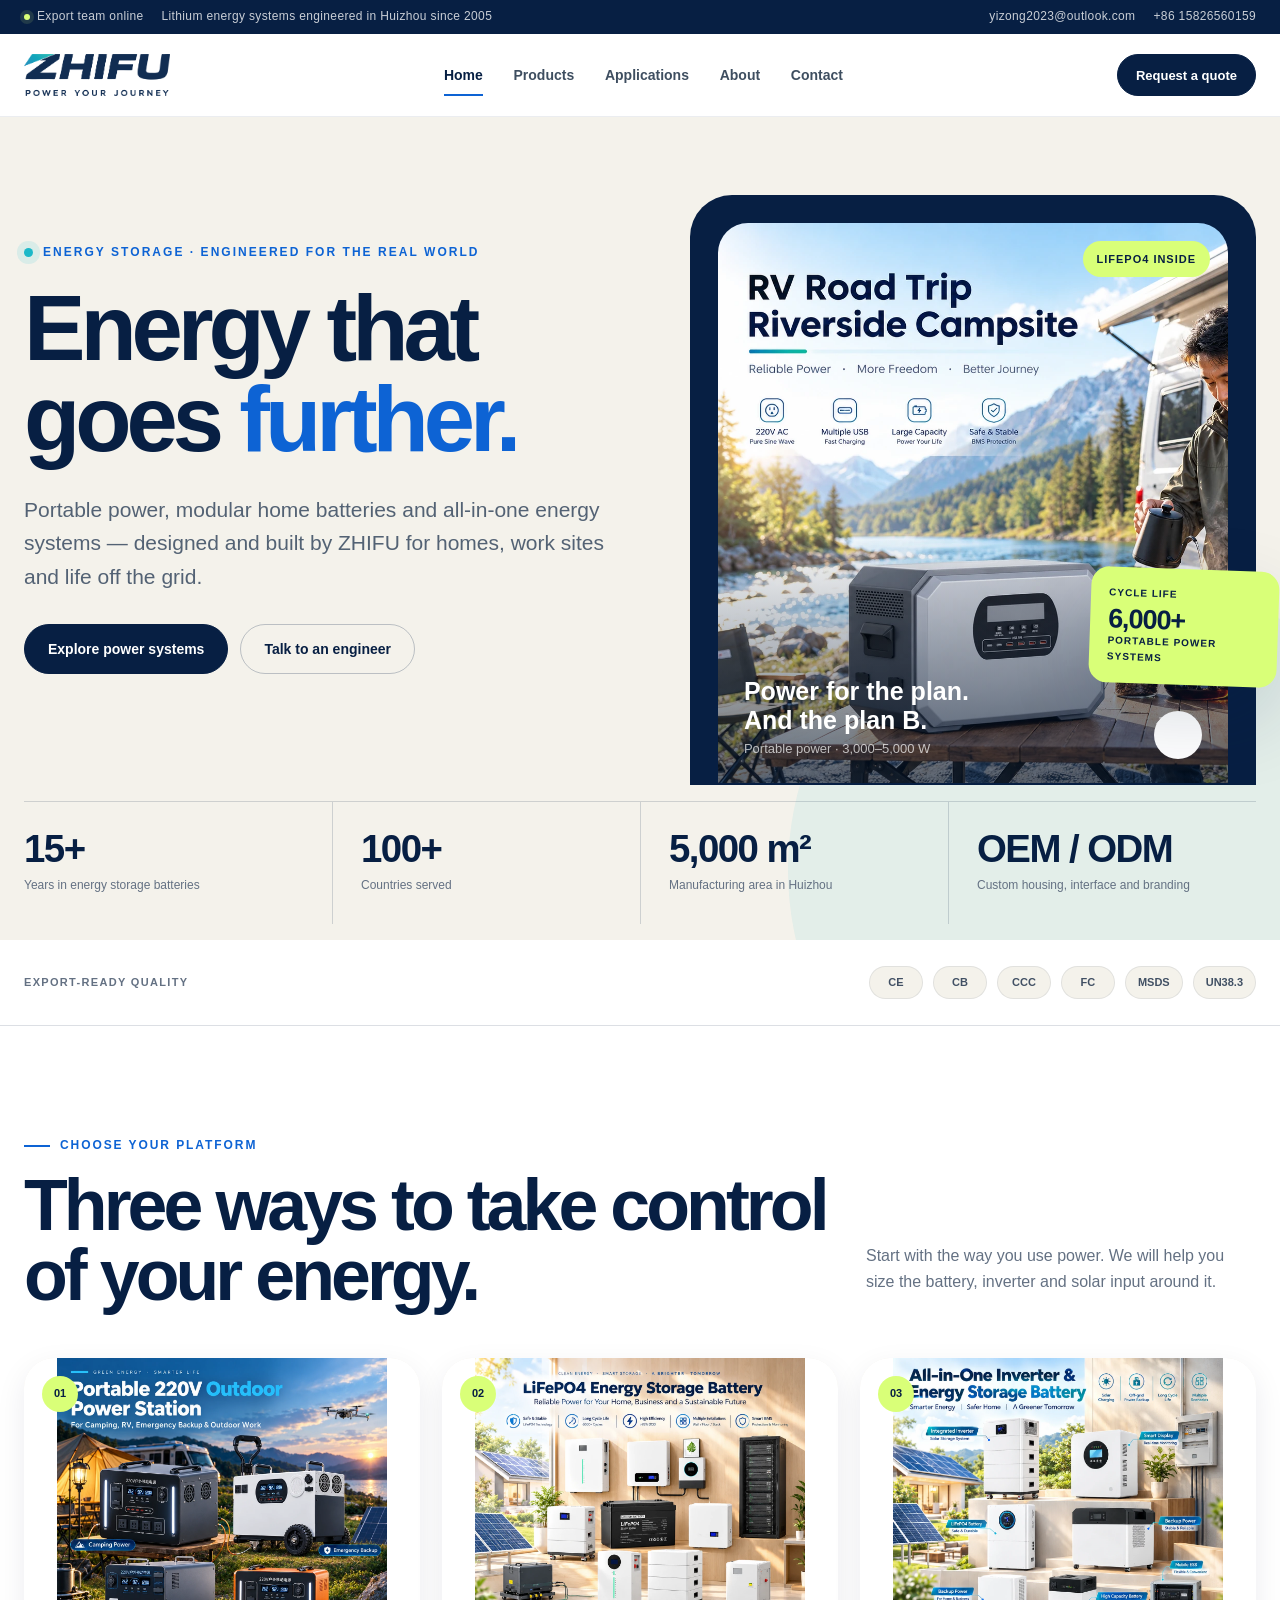
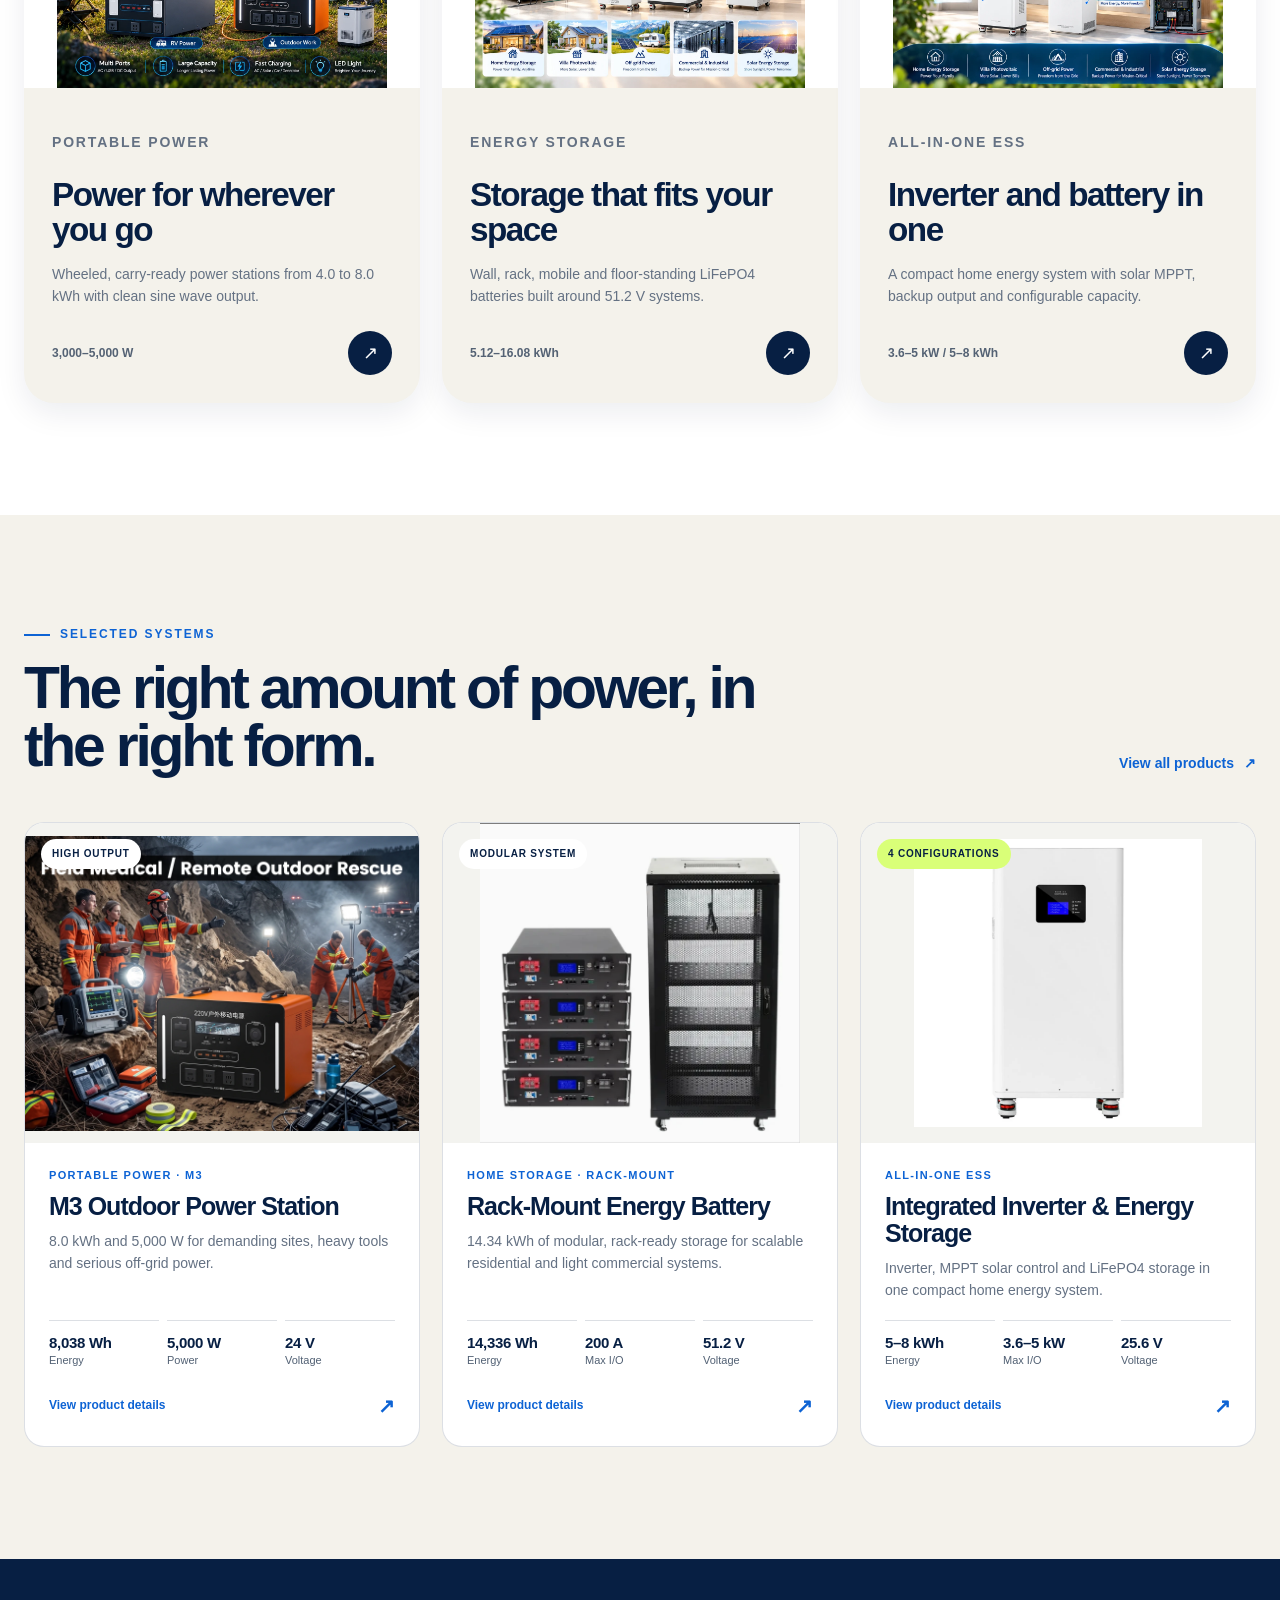
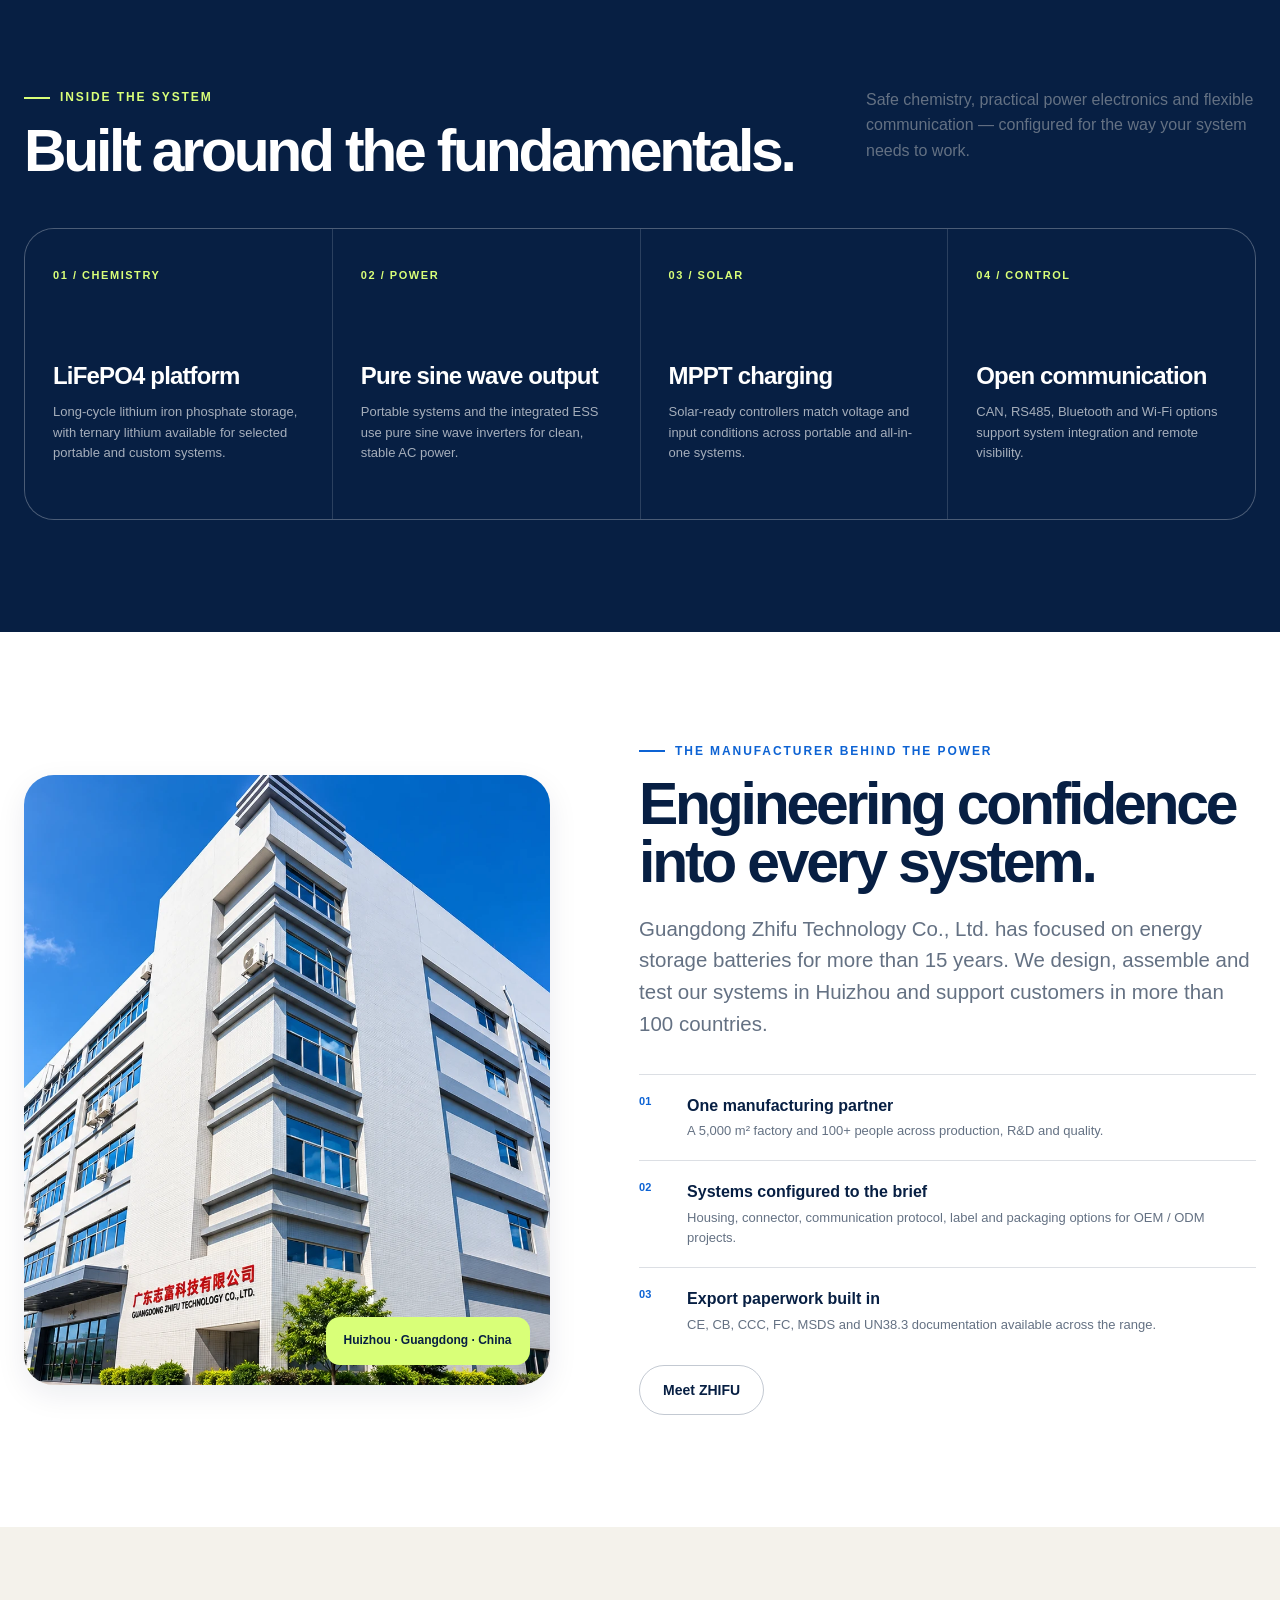
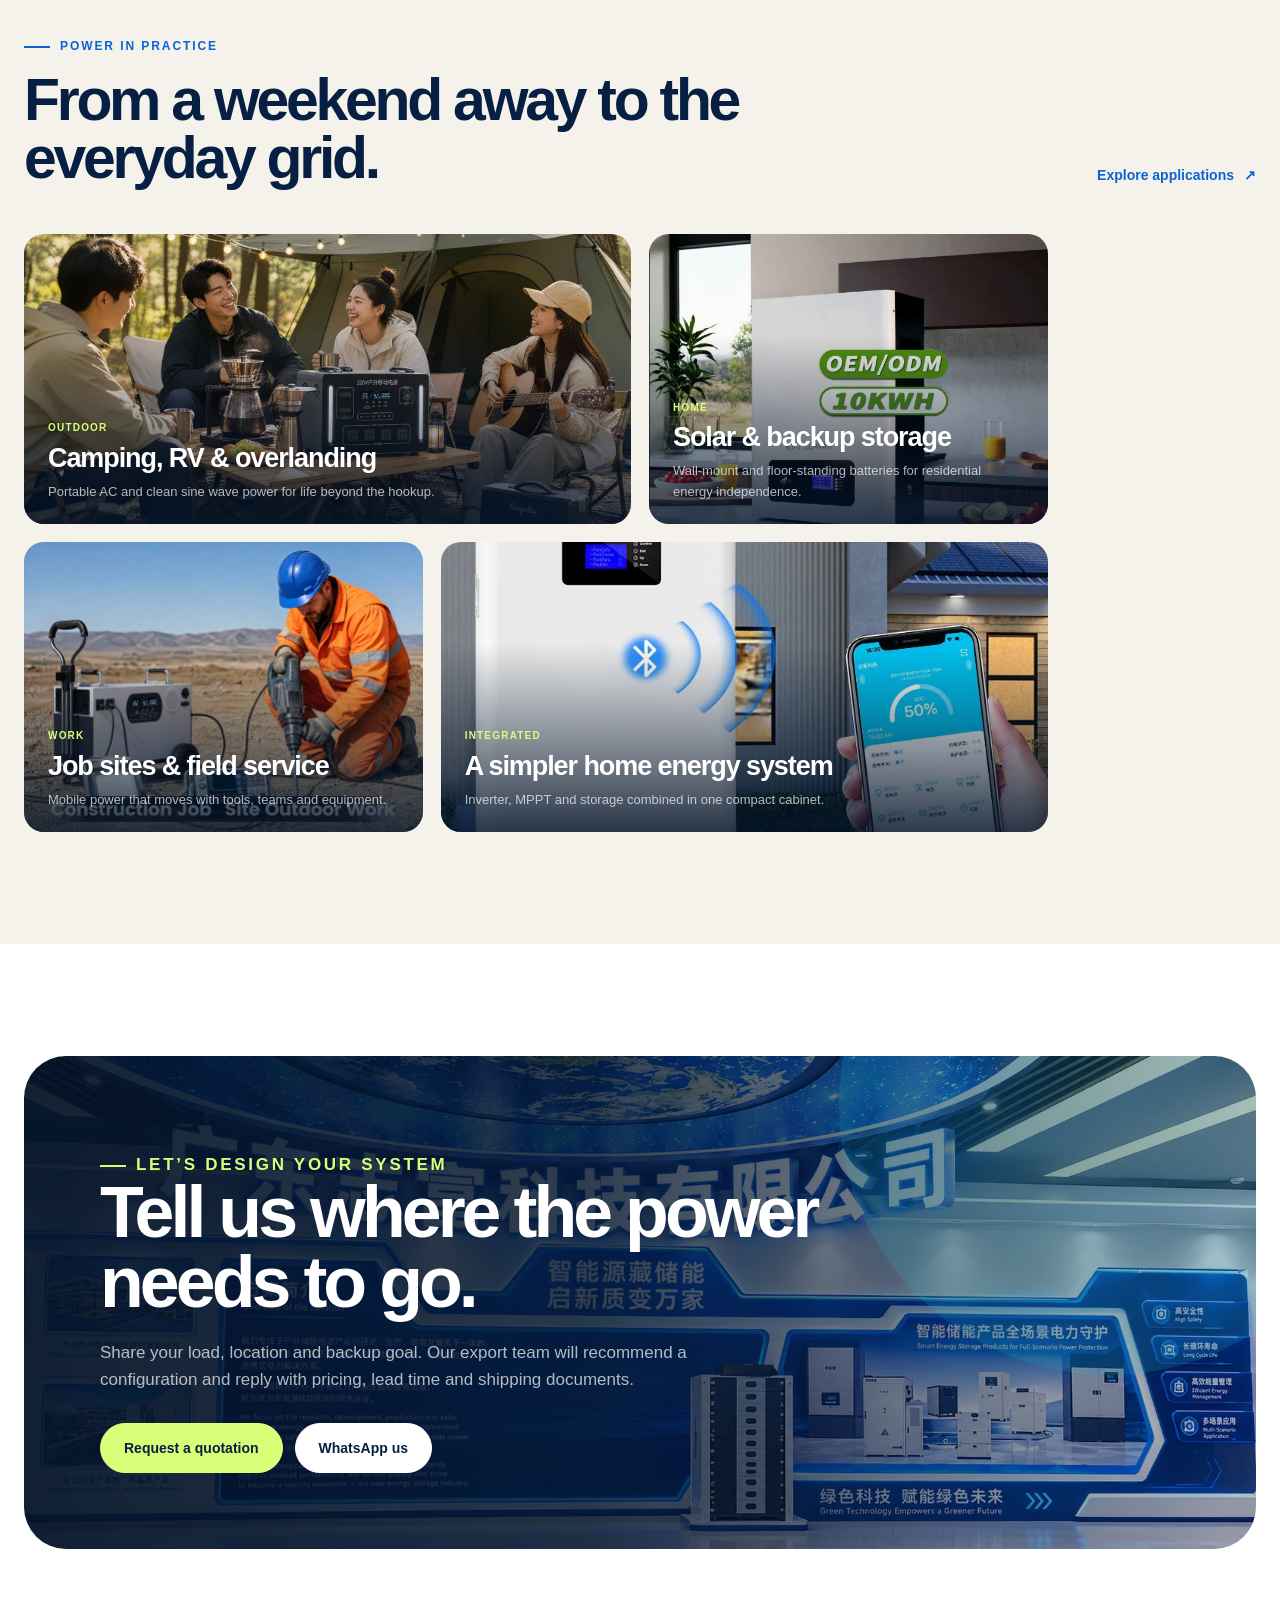
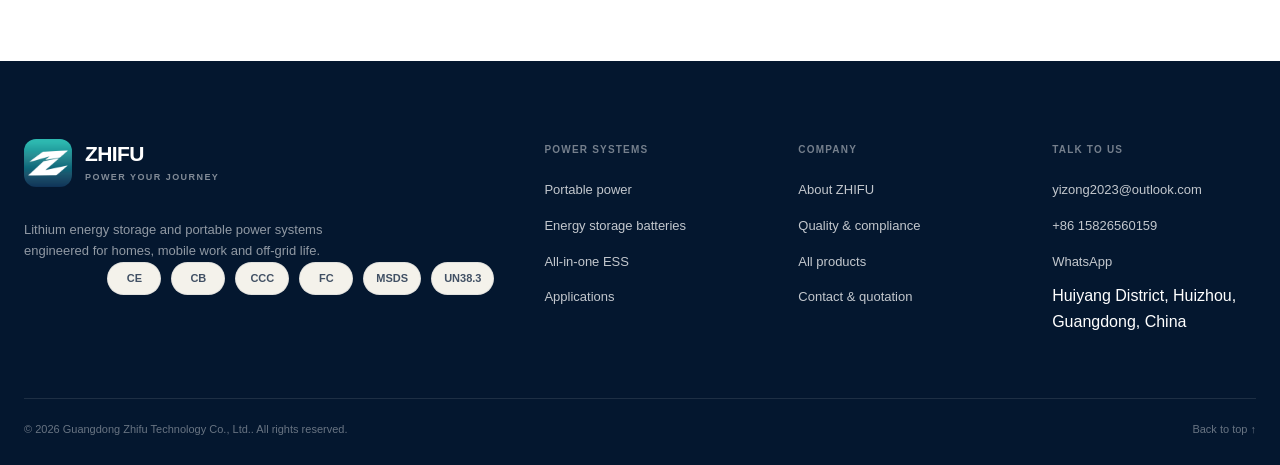
<file: index.html>
<!doctype html>
<html lang="en">
<head>

<meta charset="utf-8">
<meta name="viewport" content="width=device-width, initial-scale=1, viewport-fit=cover">
<title>ZHIFU | Outdoor Power &amp; Energy Storage Systems</title>
<meta name="description" content="Explore ZHIFU portable power stations, LiFePO4 home storage batteries and all-in-one inverter energy systems. OEM and ODM options available.">
<meta name="theme-color" content="#071f43">
<meta name="robots" content="index, follow">
<meta property="og:type" content="website">
<meta property="og:site_name" content="ZHIFU Technology">
<meta property="og:title" content="ZHIFU | Outdoor Power &amp; Energy Storage Systems">
<meta property="og:description" content="Explore ZHIFU portable power stations, LiFePO4 home storage batteries and all-in-one inverter energy systems. OEM and ODM options available.">
<meta property="og:image" content="assets/images/og-cover.jpg">
<meta name="twitter:card" content="summary_large_image">
<link rel="icon" href="assets/images/favicon.png" type="image/png">
<link rel="apple-touch-icon" href="assets/images/apple-touch-icon.png">
<link rel="stylesheet" href="assets/css/styles.css">
<script type="application/ld+json">{"@context": "https://schema.org", "@type": "Organization", "name": "Guangdong Zhifu Technology Co., Ltd.", "alternateName": "ZHIFU Technology", "email": "yizong2023@outlook.com", "telephone": "+86 15826560159", "logo": "assets/images/zhifu-mark.png", "address": {"@type": "PostalAddress", "addressLocality": "Huizhou", "addressRegion": "Guangdong", "addressCountry": "CN", "streetAddress": "Huiyang District, Huizhou, Guangdong, China"}, "description": "Manufacturer of lithium energy storage batteries, portable power stations and all-in-one energy systems."}</script>

</head>
<body id="top" data-page="home">
<a class="skip-link" href="#main">Skip to content</a>

<div class="topbar">
  <div class="container topbar__inner">
    <div class="topbar__meta">
      <span class="topbar__status">Export team online</span>
      <span>Lithium energy systems engineered in Huizhou since 2005</span>
    </div>
    <div class="topbar__links">
      <a href="mailto:yizong2023@outlook.com">yizong2023@outlook.com</a>
      <a href="tel:+8615826560159">+86 15826560159</a>
    </div>
  </div>
</div>
<header class="site-header">
  <div class="container header-inner">
    <a class="brand" href="index.html" aria-label="ZHIFU home">
      <img src="assets/images/zhifu-primary.png" alt="ZHIFU — Power Your Journey" width="1580" height="449">
    </a>
    <nav class="nav__links" id="primaryNav" aria-label="Primary navigation">
      <a href="index.html" class="is-active" aria-current="page">Home</a>
      <a href="products.html">Products</a>
      <a href="applications.html">Applications</a>
      <a href="about.html">About</a>
      <a href="contact.html">Contact</a>
    </nav>
    <div class="header-actions">
      <a class="btn btn--dark btn--sm" href="contact.html">Request a quote</a>
      <button class="nav-toggle" type="button" aria-label="Open navigation" aria-expanded="false" aria-controls="primaryNav"><span></span></button>
    </div>
  </div>
</header>

<main id="main">

<section class="hero">
  <div class="container hero__grid">
    <div class="hero__copy">
      <div class="hero__kicker">Energy storage · Engineered for the real world</div>
      <h1 class="hero__title">Energy that goes <span class="accent">further.</span></h1>
      <p class="hero__lead">Portable power, modular home batteries and all-in-one energy systems — designed and built by ZHIFU for homes, work sites and life off the grid.</p>
      <div class="btn-group">
        <a class="btn btn--dark" href="products.html">Explore power systems</a>
        <a class="btn btn--outline" href="contact.html">Talk to an engineer</a>
      </div>
    </div>
    <div class="hero__visual">
      <div class="hero__photo-wrap">
        <img class="hero__photo" src="assets/images/portable-m1-main.webp" alt="M1 outdoor power station on an RV road trip" width="1448" height="1086">
        <span class="hero__badge hero__badge--right">LiFePO4 inside</span>
        <div class="hero__caption"><div><strong>Power for the plan.<br>And the plan B.</strong><span>Portable power · 3,000–5,000 W</span></div><span class="hero__caption-mark">↗</span></div>
      </div>
      <div class="hero__float"><small>Cycle life</small><strong>6,000+</strong><small>portable power systems</small></div>
    </div>
  </div>
  <div class="container">
    <dl class="hero__stats">
      <div class="hero__stat"><dt>15+</dt><dd>Years in energy storage batteries</dd></div>
      <div class="hero__stat"><dt>100+</dt><dd>Countries served</dd></div>
      <div class="hero__stat"><dt>5,000 m²</dt><dd>Manufacturing area in Huizhou</dd></div>
      <div class="hero__stat"><dt>OEM / ODM</dt><dd>Custom housing, interface and branding</dd></div>
    </dl>
  </div>
</section>

<section class="trust-bar" aria-label="Certifications">
  <div class="container trust-bar__inner">
    <span class="trust-bar__label">Export-ready quality</span>
    <ul class="cert-list"><li>CE</li><li>CB</li><li>CCC</li><li>FC</li><li>MSDS</li><li>UN38.3</li></ul>
  </div>
</section>

<section class="section">
  <div class="container">
    <div class="section-head">
      <div class="section-head__copy">
        <p class="eyebrow">Choose your platform</p>
        <h2 class="display-title">Three ways to take control of your energy.</h2>
      </div>
      <p class="section-head__aside">Start with the way you use power. We will help you size the battery, inverter and solar input around it.</p>
    </div>
    <div class="grid grid--3">
            <a class="platform-card reveal" href="products.html?category=portable">
              <div class="platform-card__image">
                <img src="assets/images/category-portable.webp" alt="Portable power product family" loading="lazy">
                <span class="platform-card__index">01</span>
              </div>
              <div class="platform-card__body">
                <p class="platform-card__eyebrow">Portable power</p>
                <h3>Power for wherever you go</h3>
                <p>Wheeled, carry-ready power stations from 4.0 to 8.0 kWh with clean sine wave output.</p>
                <div class="platform-card__foot"><span class="platform-card__range">3,000–5,000 W</span><span class="circle-arrow">↗</span></div>
              </div>
            </a>
            
            <a class="platform-card reveal" href="products.html?category=storage">
              <div class="platform-card__image">
                <img src="assets/images/category-storage.webp" alt="Energy storage product family" loading="lazy">
                <span class="platform-card__index">02</span>
              </div>
              <div class="platform-card__body">
                <p class="platform-card__eyebrow">Energy storage</p>
                <h3>Storage that fits your space</h3>
                <p>Wall, rack, mobile and floor-standing LiFePO4 batteries built around 51.2 V systems.</p>
                <div class="platform-card__foot"><span class="platform-card__range">5.12–16.08 kWh</span><span class="circle-arrow">↗</span></div>
              </div>
            </a>
            
            <a class="platform-card reveal" href="products.html?category=integrated">
              <div class="platform-card__image">
                <img src="assets/images/category-integrated.webp" alt="All-in-one ESS product family" loading="lazy">
                <span class="platform-card__index">03</span>
              </div>
              <div class="platform-card__body">
                <p class="platform-card__eyebrow">All-in-one ESS</p>
                <h3>Inverter and battery in one</h3>
                <p>A compact home energy system with solar MPPT, backup output and configurable capacity.</p>
                <div class="platform-card__foot"><span class="platform-card__range">3.6–5 kW / 5–8 kWh</span><span class="circle-arrow">↗</span></div>
              </div>
            </a>
            </div>
  </div>
</section>
<section class="section section--paper">
  <div class="container">
    <div class="section-head">
      <div class="section-head__copy">
        <p class="eyebrow">Selected systems</p>
        <h2 class="display-title display-title--small">The right amount of power, in the right form.</h2>
      </div>
      <a class="text-link" href="products.html">View all products</a>
    </div>
    <div class="grid grid--3">
    <article class="product-card reveal" data-category="portable">
      <div class="product-card__visual">
        <img src="assets/images/portable-m3-main.webp" alt="M3 Outdoor Power Station" loading="lazy">
        <span class="product-card__tag">High output</span>
      </div>
      <div class="product-card__body">
        <p class="product-card__series">Portable power · M3</p>
        <h3><a href="products/portable-m3.html">M3 Outdoor Power Station</a></h3>
        <p class="product-card__summary">8.0 kWh and 5,000 W for demanding sites, heavy tools and serious off-grid power.</p>
        <div class="product-card__metrics">
          <span><strong>8,038 Wh</strong>Energy</span>
          <span><strong>5,000 W</strong>Power</span>
          <span><strong>24 V</strong>Voltage</span>
        </div>
        <div class="product-card__foot"><span>View product details</span><span>↗</span></div>
      </div>
    </article>
    
    <article class="product-card reveal" data-category="storage">
      <div class="product-card__visual">
        <img src="assets/images/storage-rack-main.webp" alt="Rack-Mount Energy Battery" loading="lazy">
        <span class="product-card__tag">Modular system</span>
      </div>
      <div class="product-card__body">
        <p class="product-card__series">Home storage · Rack-mount</p>
        <h3><a href="products/storage-rack.html">Rack-Mount Energy Battery</a></h3>
        <p class="product-card__summary">14.34 kWh of modular, rack-ready storage for scalable residential and light commercial systems.</p>
        <div class="product-card__metrics">
          <span><strong>14,336 Wh</strong>Energy</span>
          <span><strong>200 A</strong>Max I/O</span>
          <span><strong>51.2 V</strong>Voltage</span>
        </div>
        <div class="product-card__foot"><span>View product details</span><span>↗</span></div>
      </div>
    </article>
    
    <article class="product-card reveal" data-category="integrated">
      <div class="product-card__visual product-card__visual--contain">
        <img src="assets/images/integrated-main.webp" alt="Integrated Inverter &amp; Energy Storage" loading="lazy">
        <span class="product-card__tag product-card__tag--lime">4 configurations</span>
      </div>
      <div class="product-card__body">
        <p class="product-card__series">All-in-one ESS</p>
        <h3><a href="products/integrated.html">Integrated Inverter &amp; Energy Storage</a></h3>
        <p class="product-card__summary">Inverter, MPPT solar control and LiFePO4 storage in one compact home energy system.</p>
        <div class="product-card__metrics">
          <span><strong>5–8 kWh</strong>Energy</span>
          <span><strong>3.6–5 kW</strong>Max I/O</span>
          <span><strong>25.6 V</strong>Voltage</span>
        </div>
        <div class="product-card__foot"><span>View product details</span><span>↗</span></div>
      </div>
    </article>
    </div>
  </div>
</section>
<section class="section section--dark">
  <div class="container">
    <div class="section-head">
      <div class="section-head__copy">
        <p class="eyebrow">Inside the system</p>
        <h2 class="display-title display-title--small">Built around the fundamentals.</h2>
      </div>
      <p class="section-head__aside">Safe chemistry, practical power electronics and flexible communication — configured for the way your system needs to work.</p>
    </div>
    <div class="feature-grid reveal">
      <div class="feature-cell"><span class="feature-cell__num">01 / CHEMISTRY</span><h3>LiFePO4 platform</h3><p>Long-cycle lithium iron phosphate storage, with ternary lithium available for selected portable and custom systems.</p></div>
      <div class="feature-cell"><span class="feature-cell__num">02 / POWER</span><h3>Pure sine wave output</h3><p>Portable systems and the integrated ESS use pure sine wave inverters for clean, stable AC power.</p></div>
      <div class="feature-cell"><span class="feature-cell__num">03 / SOLAR</span><h3>MPPT charging</h3><p>Solar-ready controllers match voltage and input conditions across portable and all-in-one systems.</p></div>
      <div class="feature-cell"><span class="feature-cell__num">04 / CONTROL</span><h3>Open communication</h3><p>CAN, RS485, Bluetooth and Wi-Fi options support system integration and remote visibility.</p></div>
    </div>
  </div>
</section>
<section class="section">
  <div class="container story-grid">
    <div class="image-frame image-frame--tall reveal">
      <img src="assets/images/factory.webp" alt="ZHIFU manufacturing facility in Huizhou, Guangdong" loading="lazy">
      <span class="image-frame__badge">Huizhou · Guangdong · China</span>
    </div>
    <div>
      <p class="eyebrow">The manufacturer behind the power</p>
      <h2 class="display-title display-title--small">Engineering confidence into every system.</h2>
      <p class="lead">Guangdong Zhifu Technology Co., Ltd. has focused on energy storage batteries for more than 15 years. We design, assemble and test our systems in Huizhou and support customers in more than 100 countries.</p>
      <ul class="number-list">
        <li><span>01</span><div><strong>One manufacturing partner</strong><p>A 5,000 m² factory and 100+ people across production, R&amp;D and quality.</p></div></li>
        <li><span>02</span><div><strong>Systems configured to the brief</strong><p>Housing, connector, communication protocol, label and packaging options for OEM / ODM projects.</p></div></li>
        <li><span>03</span><div><strong>Export paperwork built in</strong><p>CE, CB, CCC, FC, MSDS and UN38.3 documentation available across the range.</p></div></li>
      </ul>
      <div class="btn-group"><a class="btn btn--outline" href="about.html">Meet ZHIFU</a></div>
    </div>
  </div>
</section>
<section class="section section--paper">
  <div class="container">
    <div class="section-head">
      <div class="section-head__copy">
        <p class="eyebrow">Power in practice</p>
        <h2 class="display-title display-title--small">From a weekend away to the everyday grid.</h2>
      </div>
      <a class="text-link" href="applications.html">Explore applications</a>
    </div>
    <div class="app-mosaic">
      
    <a class="app-tile reveal" href="applications.html">
      <img src="assets/images/portable-m2-main.webp" alt="Camping, RV &amp; overlanding" loading="lazy">
      <div class="app-tile__content"><span>Outdoor</span><h3>Camping, RV &amp; overlanding</h3><p>Portable AC and clean sine wave power for life beyond the hookup.</p></div>
    </a>
    
      
    <a class="app-tile reveal" href="applications.html">
      <img src="assets/images/storage-wall-detail-2.webp" alt="Solar &amp; backup storage" loading="lazy">
      <div class="app-tile__content"><span>Home</span><h3>Solar &amp; backup storage</h3><p>Wall-mount and floor-standing batteries for residential energy independence.</p></div>
    </a>
    
      
    <a class="app-tile reveal" href="applications.html">
      <img src="assets/images/portable-m4-main.webp" alt="Job sites &amp; field service" loading="lazy">
      <div class="app-tile__content"><span>Work</span><h3>Job sites &amp; field service</h3><p>Mobile power that moves with tools, teams and equipment.</p></div>
    </a>
    
      
    <a class="app-tile reveal" href="applications.html">
      <img src="assets/images/integrated-detail-3.webp" alt="A simpler home energy system" loading="lazy">
      <div class="app-tile__content"><span>Integrated</span><h3>A simpler home energy system</h3><p>Inverter, MPPT and storage combined in one compact cabinet.</p></div>
    </a>
    
    </div>
  </div>
</section>
<section class="section">
  <div class="container">
    <div class="cta-band cta-band--showroom reveal">
      <div class="cta-band__content">
        <p class="eyebrow" style="color:var(--lime)">Let’s design your system</p>
        <h2>Tell us where the power needs to go.</h2>
        <p>Share your load, location and backup goal. Our export team will recommend a configuration and reply with pricing, lead time and shipping documents.</p>
        <div class="btn-group"><a class="btn btn--lime" href="contact.html">Request a quotation</a><a class="btn btn--light" href="https://wa.me/8615826560159" target="_blank" rel="noopener">WhatsApp us</a></div>
      </div>
    </div>
  </div>
</section>

</main>

<footer class="site-footer">
  <div class="container">
    <div class="footer-grid">
      <div>
        <a class="footer-brand" href="index.html">
          <img class="footer-brand__mark" src="assets/images/zhifu-mark.png" alt="" width="512" height="512">
          <span class="footer-brand__text"><strong>ZHIFU</strong><span>Power Your Journey</span></span>
        </a>
        <p class="footer-about">Lithium energy storage and portable power systems engineered for homes, mobile work and off-grid life.</p>
        <ul class="cert-list" aria-label="Certifications"><li>CE</li><li>CB</li><li>CCC</li><li>FC</li><li>MSDS</li><li>UN38.3</li></ul>
      </div>
      <div>
        <h3>Power systems</h3>
        <ul class="footer-links">
          <li><a href="products.html?category=portable">Portable power</a></li>
          <li><a href="products.html?category=storage">Energy storage batteries</a></li>
          <li><a href="products.html?category=integrated">All-in-one ESS</a></li>
          <li><a href="applications.html">Applications</a></li>
        </ul>
      </div>
      <div>
        <h3>Company</h3>
        <ul class="footer-links">
          <li><a href="about.html">About ZHIFU</a></li>
          <li><a href="about.html#quality">Quality & compliance</a></li>
          <li><a href="products.html">All products</a></li>
          <li><a href="contact.html">Contact & quotation</a></li>
        </ul>
      </div>
      <div>
        <h3>Talk to us</h3>
        <ul class="footer-links">
          <li><a href="mailto:yizong2023@outlook.com">yizong2023@outlook.com</a></li>
          <li><a href="tel:+8615826560159">+86 15826560159</a></li>
          <li><a href="https://wa.me/8615826560159" target="_blank" rel="noopener">WhatsApp</a></li>
          <li>Huiyang District, Huizhou, Guangdong, China</li>
        </ul>
      </div>
    </div>
    <div class="footer-bottom">
      <span>© <span data-year>2026</span> Guangdong Zhifu Technology Co., Ltd.. All rights reserved.</span>
      <a class="back-to-top" href="#top">Back to top ↑</a>
    </div>
  </div>
</footer>

<script src="assets/js/site.js" defer></script>
</body>
</html>
</file>
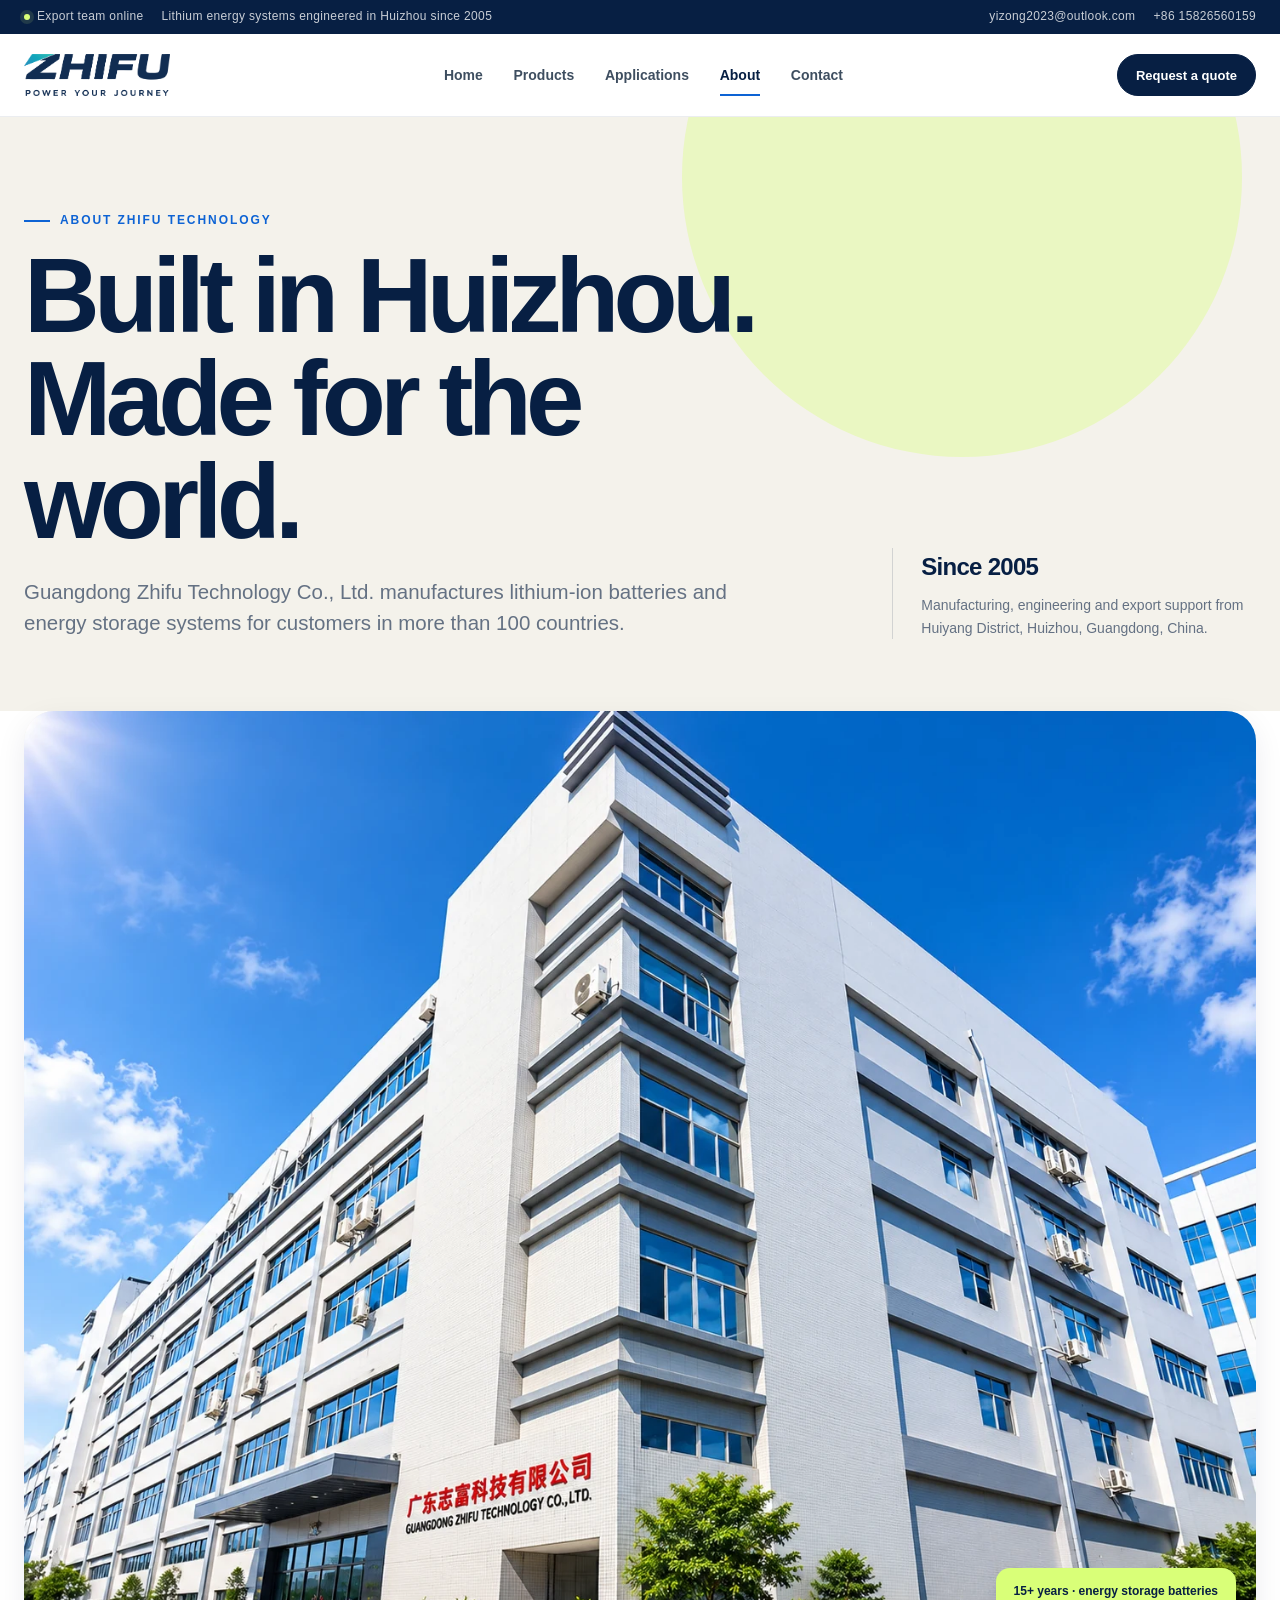
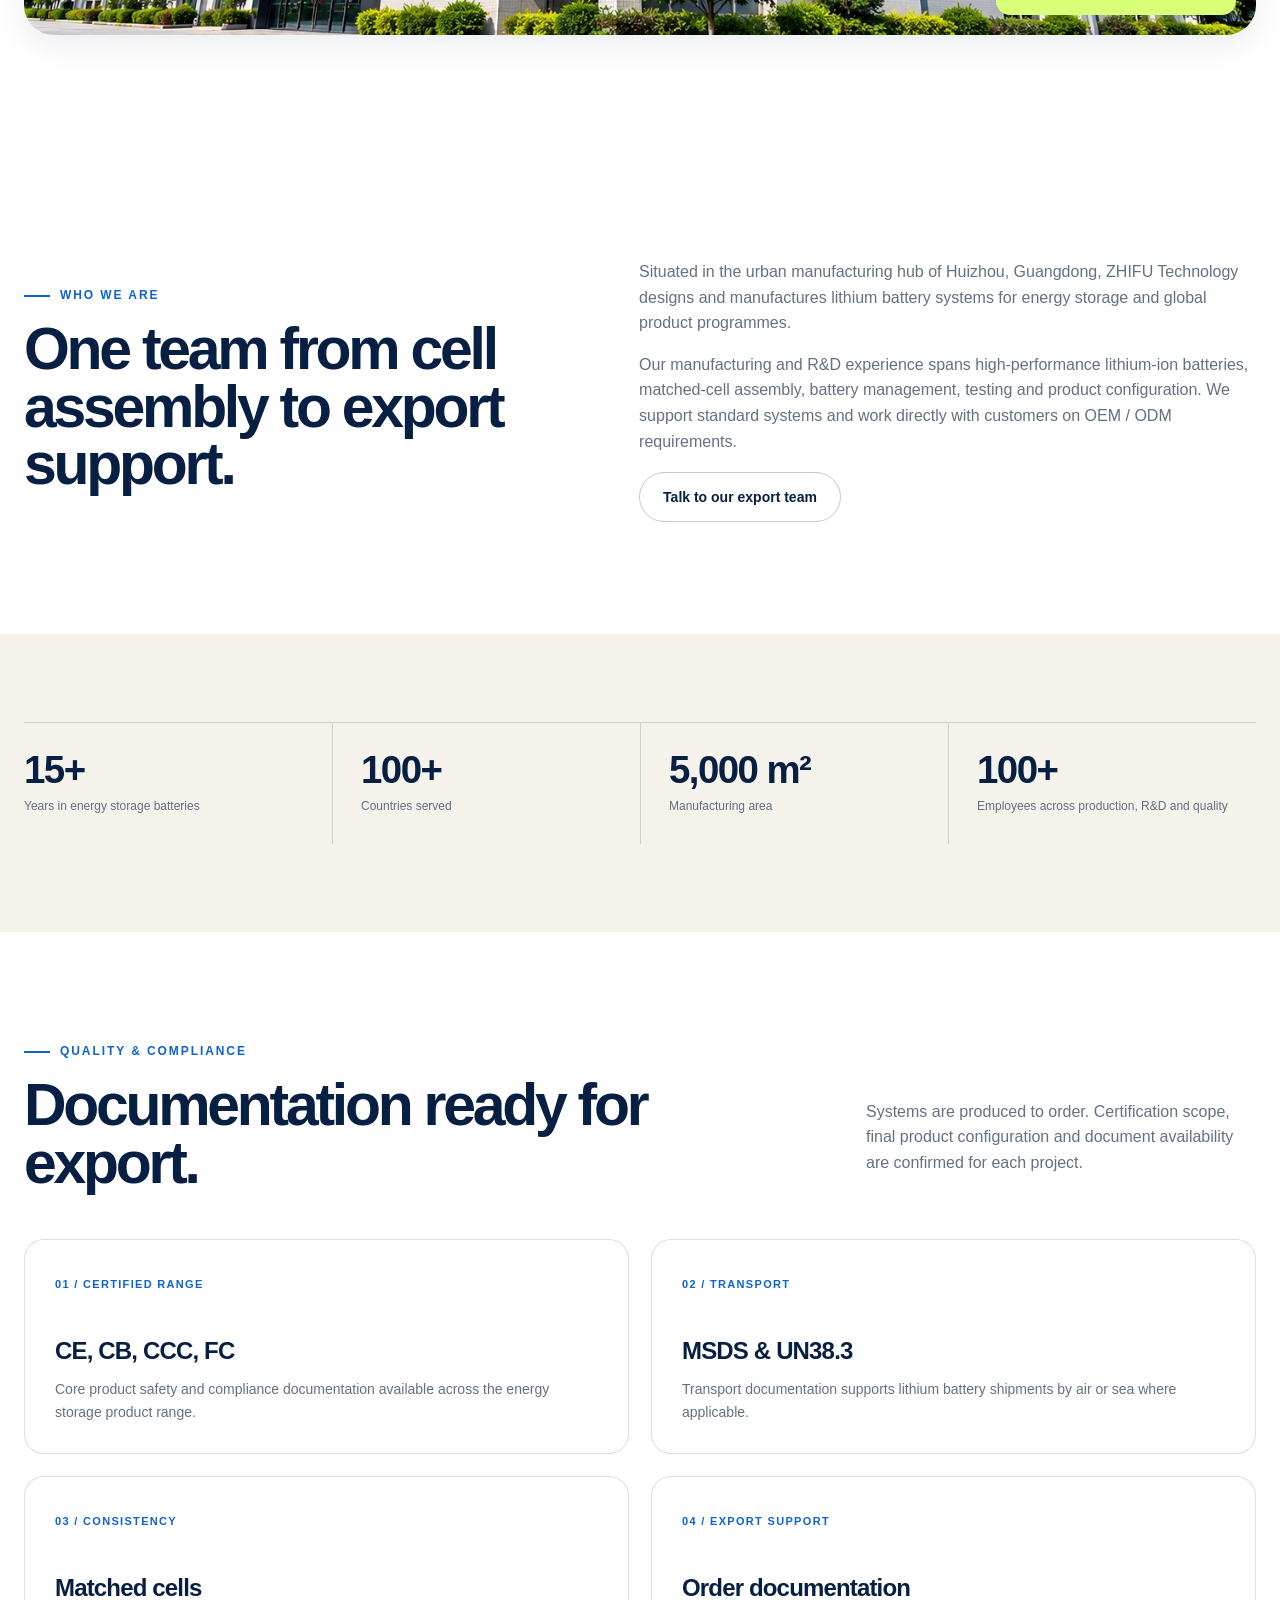
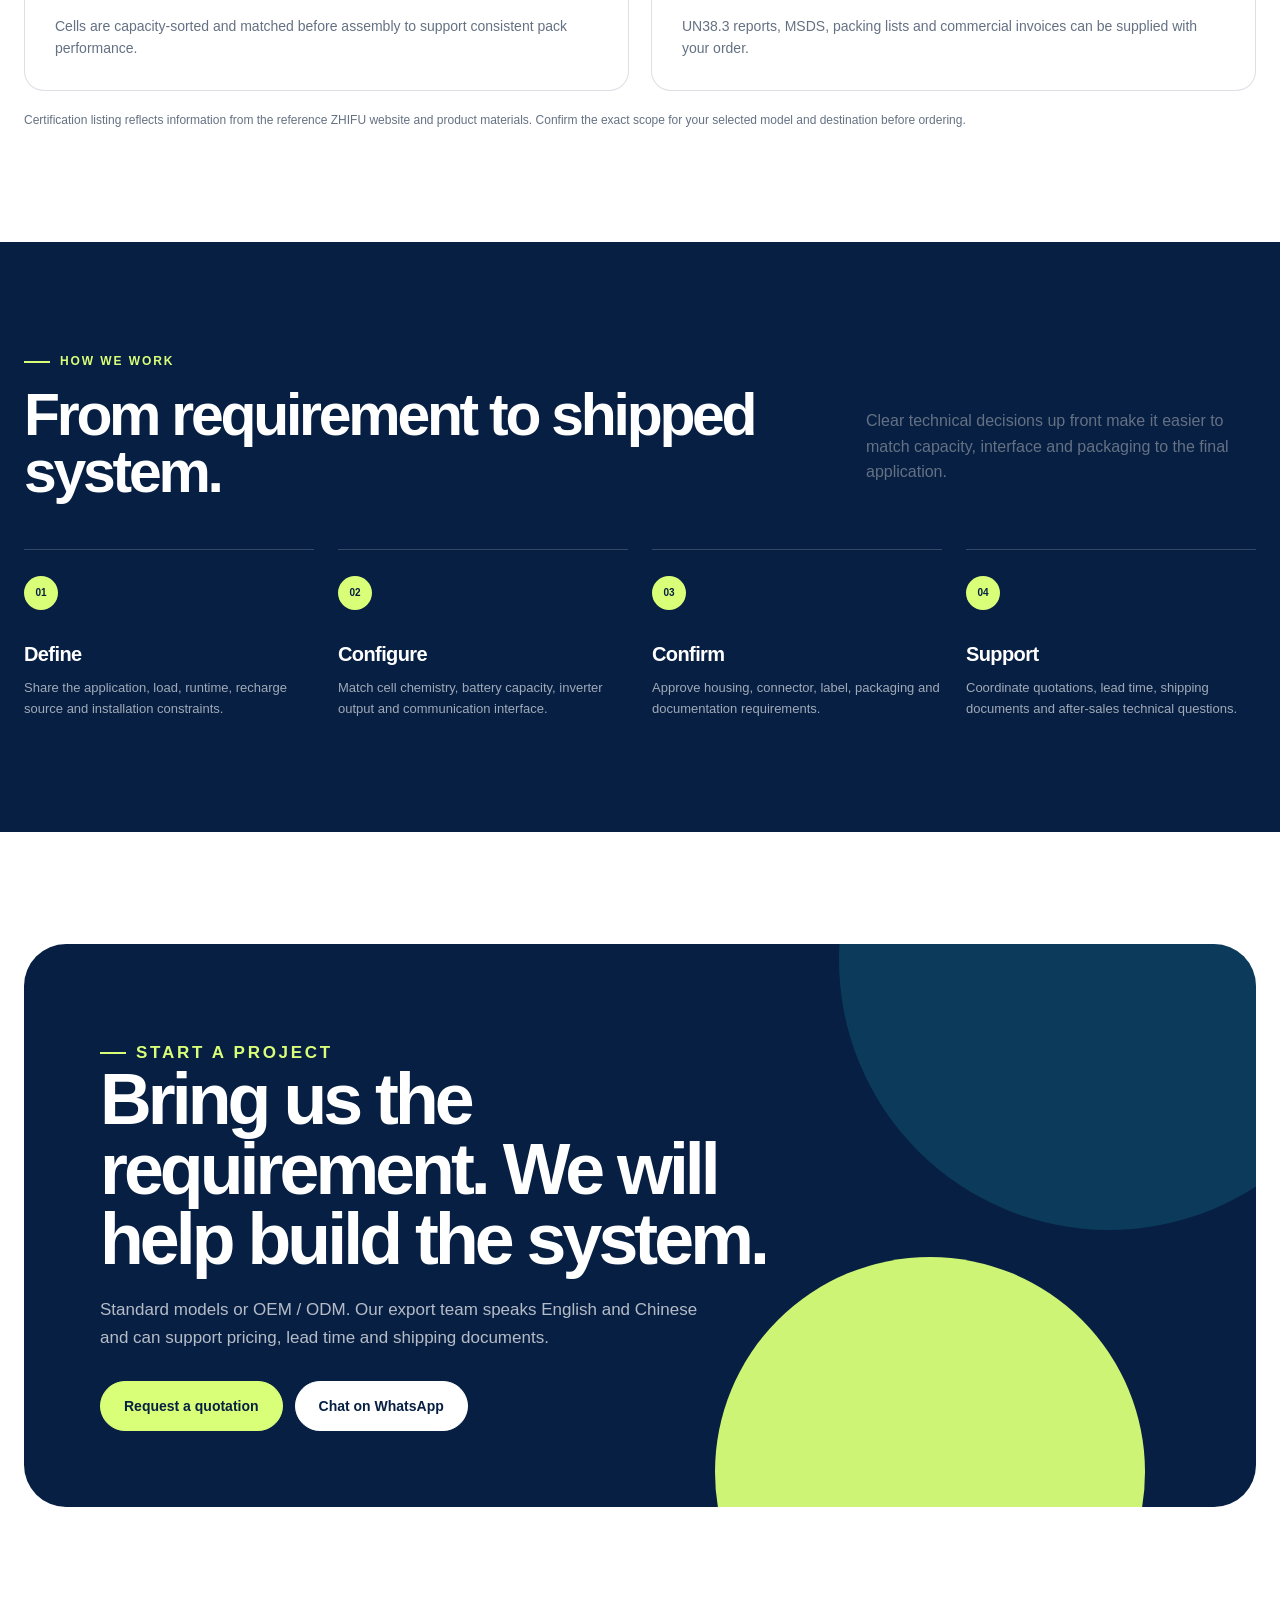
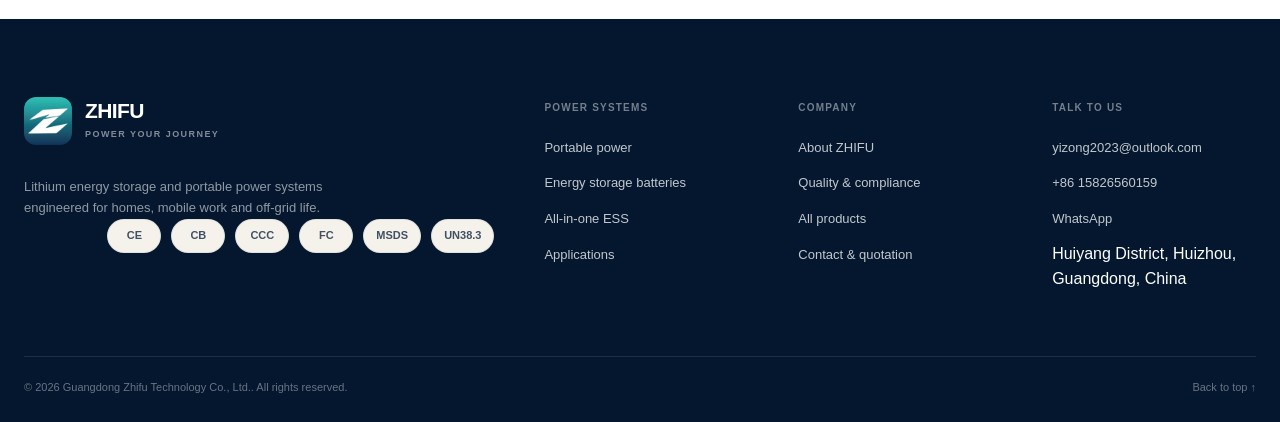
<file: about.html>
<!doctype html>
<html lang="en">
<head>

<meta charset="utf-8">
<meta name="viewport" content="width=device-width, initial-scale=1, viewport-fit=cover">
<title>About ZHIFU | Lithium Battery &amp; Energy Storage Manufacturer</title>
<meta name="description" content="Guangdong Zhifu Technology Co., Ltd. manufactures portable power, lithium energy storage batteries and all-in-one systems in Huizhou, China.">
<meta name="theme-color" content="#071f43">
<meta name="robots" content="index, follow">
<meta property="og:type" content="website">
<meta property="og:site_name" content="ZHIFU Technology">
<meta property="og:title" content="About ZHIFU | Lithium Battery &amp; Energy Storage Manufacturer">
<meta property="og:description" content="Guangdong Zhifu Technology Co., Ltd. manufactures portable power, lithium energy storage batteries and all-in-one systems in Huizhou, China.">
<meta property="og:image" content="assets/images/og-cover.jpg">
<meta name="twitter:card" content="summary_large_image">
<link rel="icon" href="assets/images/favicon.png" type="image/png">
<link rel="apple-touch-icon" href="assets/images/apple-touch-icon.png">
<link rel="stylesheet" href="assets/css/styles.css">


</head>
<body id="top" data-page="about">
<a class="skip-link" href="#main">Skip to content</a>

<div class="topbar">
  <div class="container topbar__inner">
    <div class="topbar__meta">
      <span class="topbar__status">Export team online</span>
      <span>Lithium energy systems engineered in Huizhou since 2005</span>
    </div>
    <div class="topbar__links">
      <a href="mailto:yizong2023@outlook.com">yizong2023@outlook.com</a>
      <a href="tel:+8615826560159">+86 15826560159</a>
    </div>
  </div>
</div>
<header class="site-header">
  <div class="container header-inner">
    <a class="brand" href="index.html" aria-label="ZHIFU home">
      <img src="assets/images/zhifu-primary.png" alt="ZHIFU — Power Your Journey" width="1580" height="449">
    </a>
    <nav class="nav__links" id="primaryNav" aria-label="Primary navigation">
      <a href="index.html">Home</a>
      <a href="products.html">Products</a>
      <a href="applications.html">Applications</a>
      <a href="about.html" class="is-active" aria-current="page">About</a>
      <a href="contact.html">Contact</a>
    </nav>
    <div class="header-actions">
      <a class="btn btn--dark btn--sm" href="contact.html">Request a quote</a>
      <button class="nav-toggle" type="button" aria-label="Open navigation" aria-expanded="false" aria-controls="primaryNav"><span></span></button>
    </div>
  </div>
</header>

<main id="main">

<section class="page-hero">
  <div class="container page-hero__inner">
    <div class="page-hero__copy"><p class="eyebrow">About ZHIFU Technology</p><h1 class="page-title">Built in Huizhou. Made for the world.</h1><p class="lead">Guangdong Zhifu Technology Co., Ltd. manufactures lithium-ion batteries and energy storage systems for customers in more than 100 countries.</p></div>
    <div class="page-hero__aside"><strong>Since 2005</strong>Manufacturing, engineering and export support from Huiyang District, Huizhou, Guangdong, China.</div>
  </div>
</section>
<section class="section section--flush-top">
  <div class="container">
    <div class="image-frame image-frame--factory reveal"><img src="assets/images/factory.webp" alt="Exterior of ZHIFU factory in Huizhou" loading="eager"><span class="image-frame__badge">15+ years · energy storage batteries</span></div>
  </div>
</section>
<section class="section">
  <div class="container story-grid">
    <div>
      <p class="eyebrow">Who we are</p>
      <h2 class="display-title display-title--small">One team from cell assembly to export support.</h2>
    </div>
    <div class="body-copy">
      <p>Situated in the urban manufacturing hub of Huizhou, Guangdong, ZHIFU Technology designs and manufactures lithium battery systems for energy storage and global product programmes.</p>
      <p>Our manufacturing and R&amp;D experience spans high-performance lithium-ion batteries, matched-cell assembly, battery management, testing and product configuration. We support standard systems and work directly with customers on OEM / ODM requirements.</p>
      <div class="btn-group btn-group--compact"><a class="btn btn--outline" href="contact.html">Talk to our export team</a></div>
    </div>
  </div>
</section>
<section class="section section--paper section--tight">
  <div class="container">
    <dl class="hero__stats">
      <div class="hero__stat"><dt>15+</dt><dd>Years in energy storage batteries</dd></div>
      <div class="hero__stat"><dt>100+</dt><dd>Countries served</dd></div>
      <div class="hero__stat"><dt>5,000 m²</dt><dd>Manufacturing area</dd></div>
      <div class="hero__stat"><dt>100+</dt><dd>Employees across production, R&amp;D and quality</dd></div>
    </dl>
  </div>
</section>
<section class="section" id="quality">
  <div class="container">
    <div class="section-head">
      <div class="section-head__copy"><p class="eyebrow">Quality & compliance</p><h2 class="display-title display-title--small">Documentation ready for export.</h2></div>
      <p class="section-head__aside">Systems are produced to order. Certification scope, final product configuration and document availability are confirmed for each project.</p>
    </div>
    <div class="grid grid--2">
      <article class="value-card"><span class="value-card__index">01 / CERTIFIED RANGE</span><h3>CE, CB, CCC, FC</h3><p>Core product safety and compliance documentation available across the energy storage product range.</p></article>
      <article class="value-card"><span class="value-card__index">02 / TRANSPORT</span><h3>MSDS & UN38.3</h3><p>Transport documentation supports lithium battery shipments by air or sea where applicable.</p></article>
      <article class="value-card"><span class="value-card__index">03 / CONSISTENCY</span><h3>Matched cells</h3><p>Cells are capacity-sorted and matched before assembly to support consistent pack performance.</p></article>
      <article class="value-card"><span class="value-card__index">04 / EXPORT SUPPORT</span><h3>Order documentation</h3><p>UN38.3 reports, MSDS, packing lists and commercial invoices can be supplied with your order.</p></article>
    </div>
    <div class="detail-note">Certification listing reflects information from the reference ZHIFU website and product materials. Confirm the exact scope for your selected model and destination before ordering.</div>
  </div>
</section>
<section class="section section--dark">
  <div class="container">
    <div class="section-head"><div class="section-head__copy"><p class="eyebrow">How we work</p><h2 class="display-title display-title--small">From requirement to shipped system.</h2></div><p class="section-head__aside">Clear technical decisions up front make it easier to match capacity, interface and packaging to the final application.</p></div>
    <div class="process-grid">
      <div class="process-step"><h3>Define</h3><p>Share the application, load, runtime, recharge source and installation constraints.</p></div>
      <div class="process-step"><h3>Configure</h3><p>Match cell chemistry, battery capacity, inverter output and communication interface.</p></div>
      <div class="process-step"><h3>Confirm</h3><p>Approve housing, connector, label, packaging and documentation requirements.</p></div>
      <div class="process-step"><h3>Support</h3><p>Coordinate quotations, lead time, shipping documents and after-sales technical questions.</p></div>
    </div>
  </div>
</section>
<section class="section">
  <div class="container">
    <div class="cta-band">
      <div class="cta-band__content"><p class="eyebrow" style="color:var(--lime)">Start a project</p><h2>Bring us the requirement. We will help build the system.</h2><p>Standard models or OEM / ODM. Our export team speaks English and Chinese and can support pricing, lead time and shipping documents.</p><div class="btn-group"><a class="btn btn--lime" href="contact.html">Request a quotation</a><a class="btn btn--light" href="https://wa.me/8615826560159" target="_blank" rel="noopener">Chat on WhatsApp</a></div></div>
    </div>
  </div>
</section>

</main>

<footer class="site-footer">
  <div class="container">
    <div class="footer-grid">
      <div>
        <a class="footer-brand" href="index.html">
          <img class="footer-brand__mark" src="assets/images/zhifu-mark.png" alt="" width="512" height="512">
          <span class="footer-brand__text"><strong>ZHIFU</strong><span>Power Your Journey</span></span>
        </a>
        <p class="footer-about">Lithium energy storage and portable power systems engineered for homes, mobile work and off-grid life.</p>
        <ul class="cert-list" aria-label="Certifications"><li>CE</li><li>CB</li><li>CCC</li><li>FC</li><li>MSDS</li><li>UN38.3</li></ul>
      </div>
      <div>
        <h3>Power systems</h3>
        <ul class="footer-links">
          <li><a href="products.html?category=portable">Portable power</a></li>
          <li><a href="products.html?category=storage">Energy storage batteries</a></li>
          <li><a href="products.html?category=integrated">All-in-one ESS</a></li>
          <li><a href="applications.html">Applications</a></li>
        </ul>
      </div>
      <div>
        <h3>Company</h3>
        <ul class="footer-links">
          <li><a href="about.html">About ZHIFU</a></li>
          <li><a href="about.html#quality">Quality & compliance</a></li>
          <li><a href="products.html">All products</a></li>
          <li><a href="contact.html">Contact & quotation</a></li>
        </ul>
      </div>
      <div>
        <h3>Talk to us</h3>
        <ul class="footer-links">
          <li><a href="mailto:yizong2023@outlook.com">yizong2023@outlook.com</a></li>
          <li><a href="tel:+8615826560159">+86 15826560159</a></li>
          <li><a href="https://wa.me/8615826560159" target="_blank" rel="noopener">WhatsApp</a></li>
          <li>Huiyang District, Huizhou, Guangdong, China</li>
        </ul>
      </div>
    </div>
    <div class="footer-bottom">
      <span>© <span data-year>2026</span> Guangdong Zhifu Technology Co., Ltd.. All rights reserved.</span>
      <a class="back-to-top" href="#top">Back to top ↑</a>
    </div>
  </div>
</footer>

<script src="assets/js/site.js" defer></script>
</body>
</html>
</file>
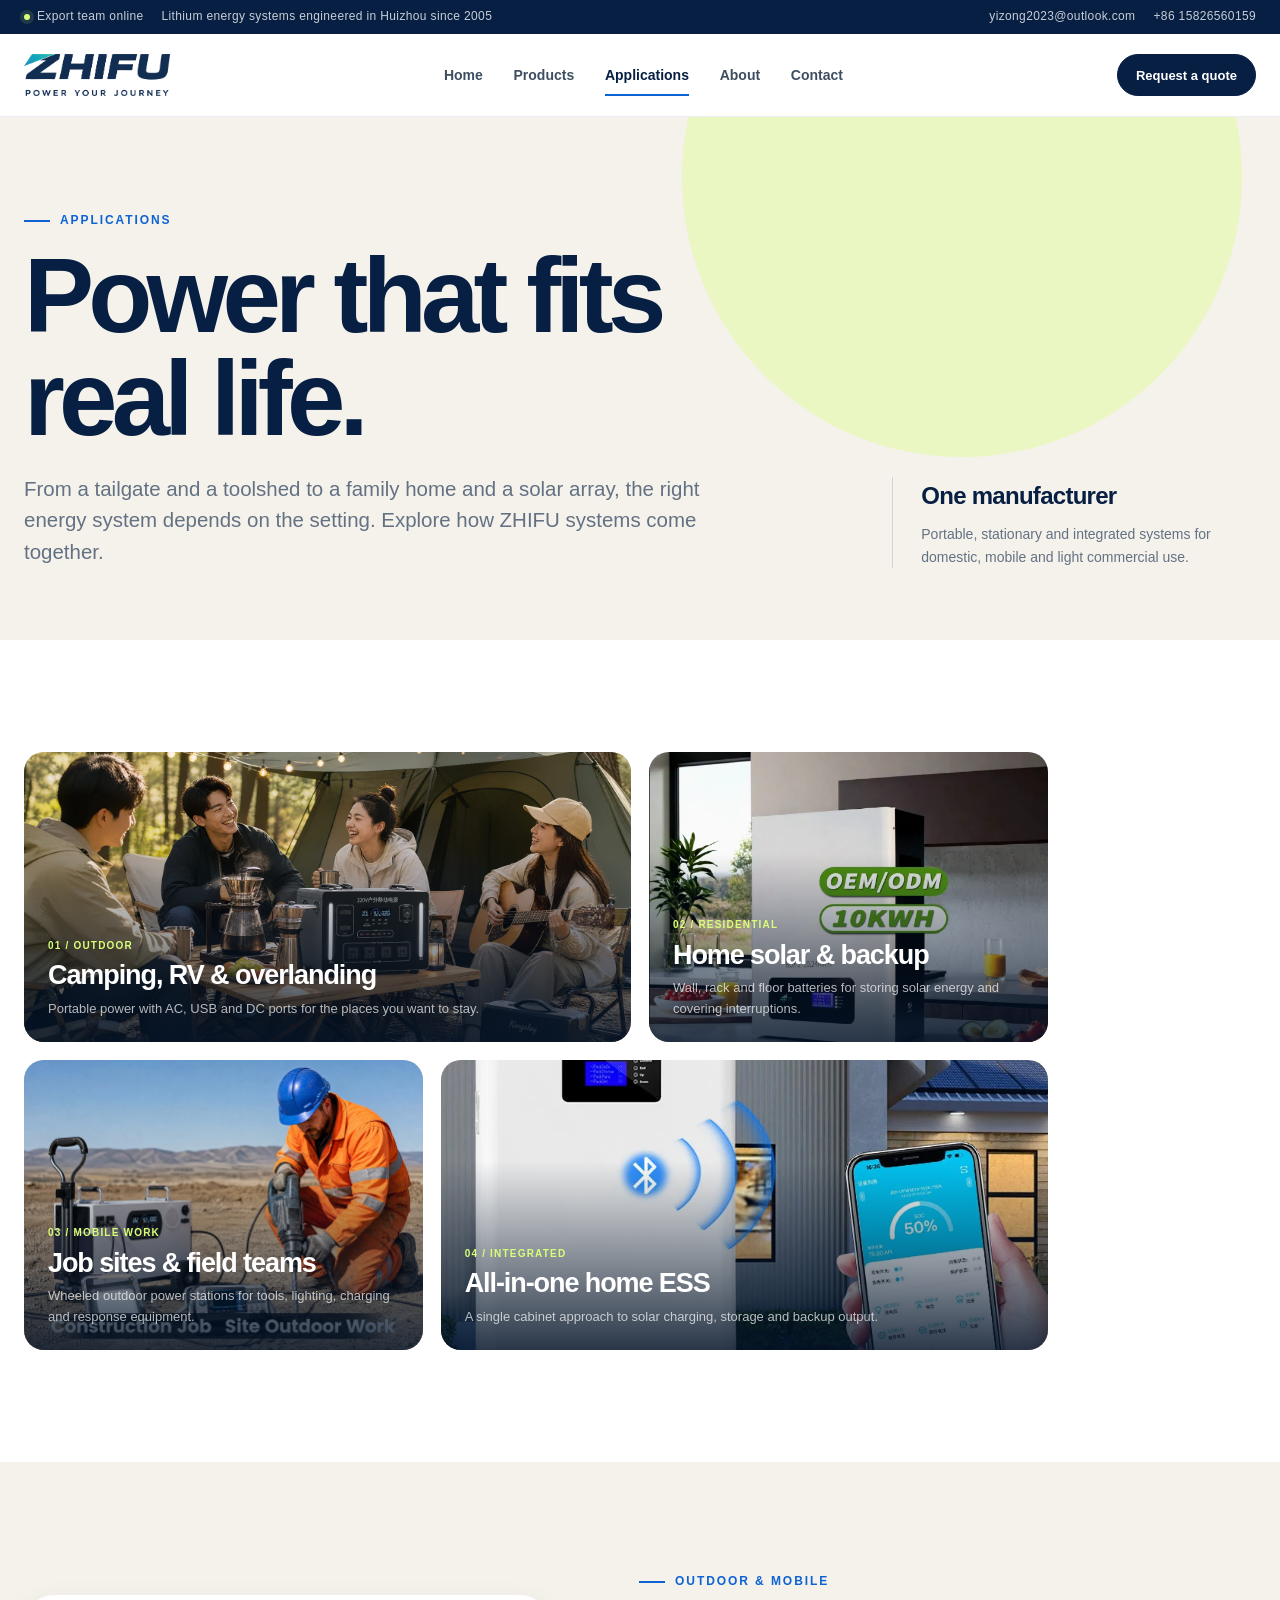
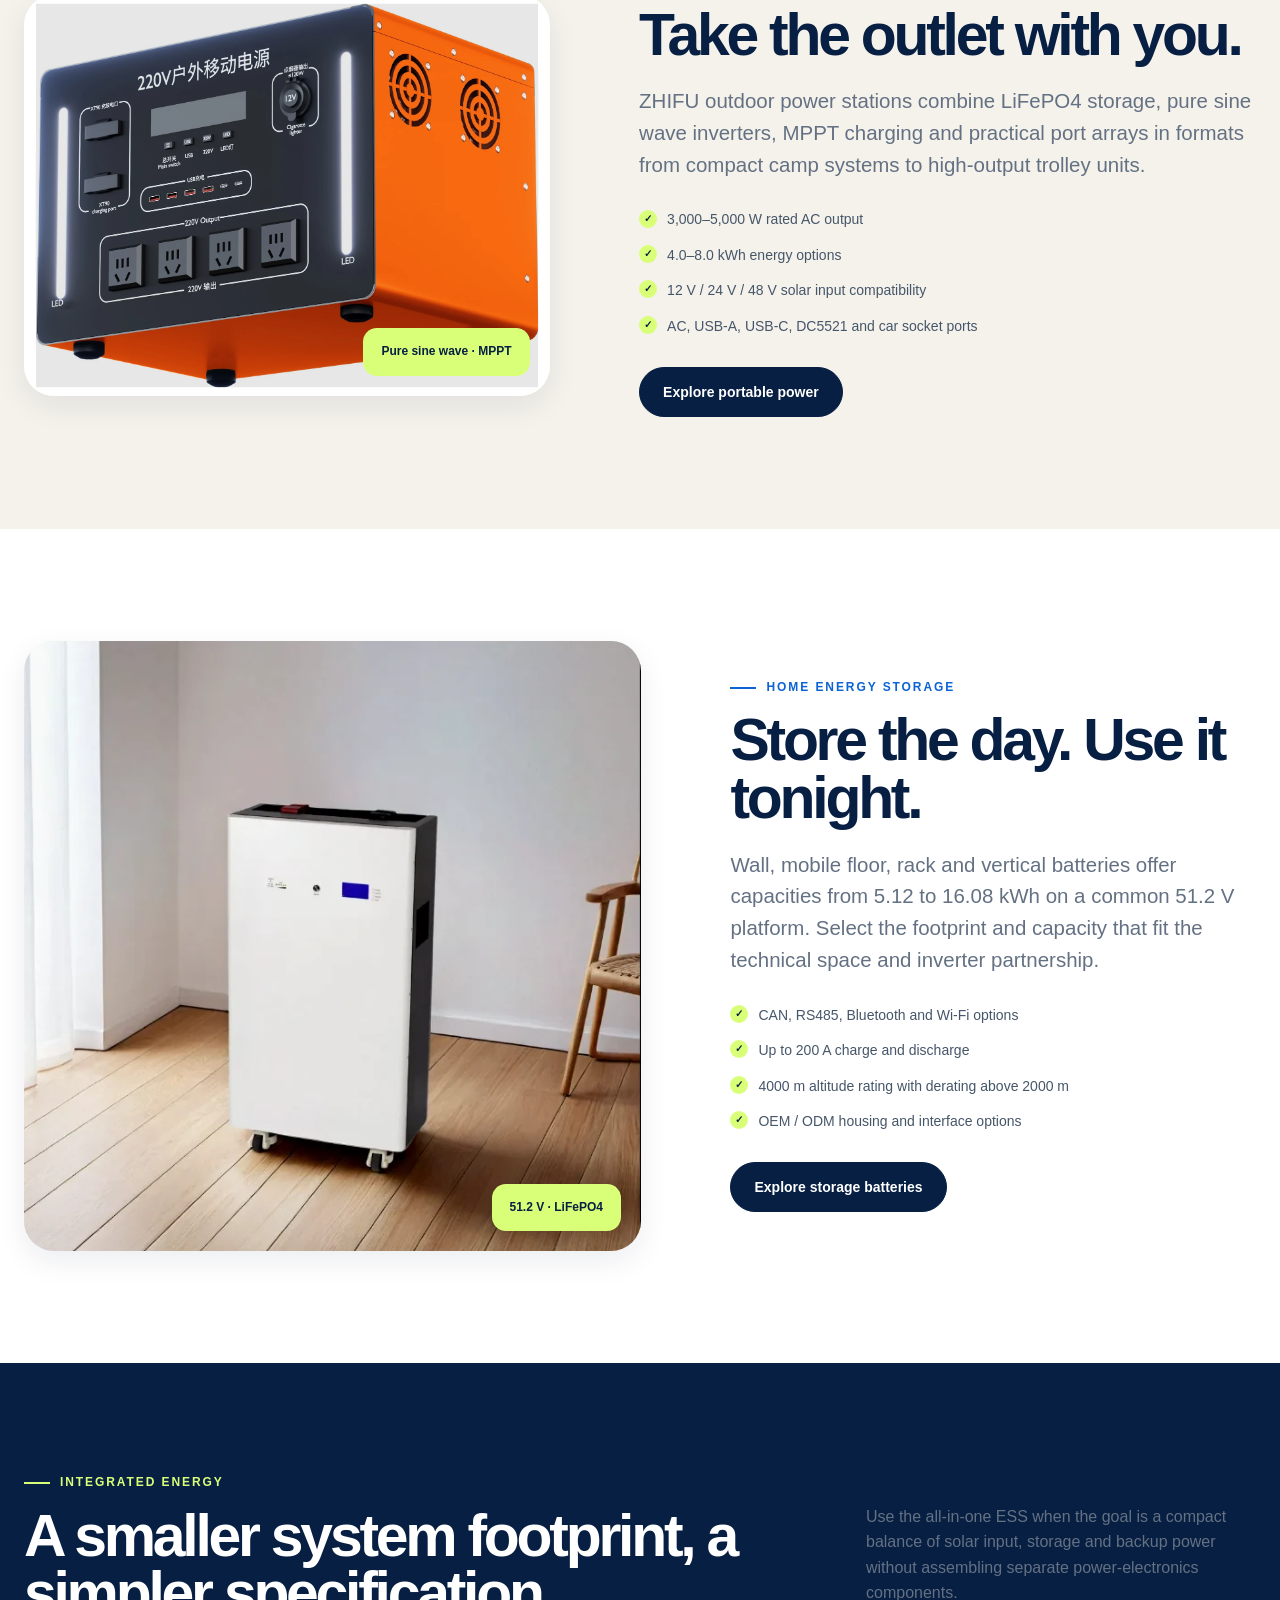
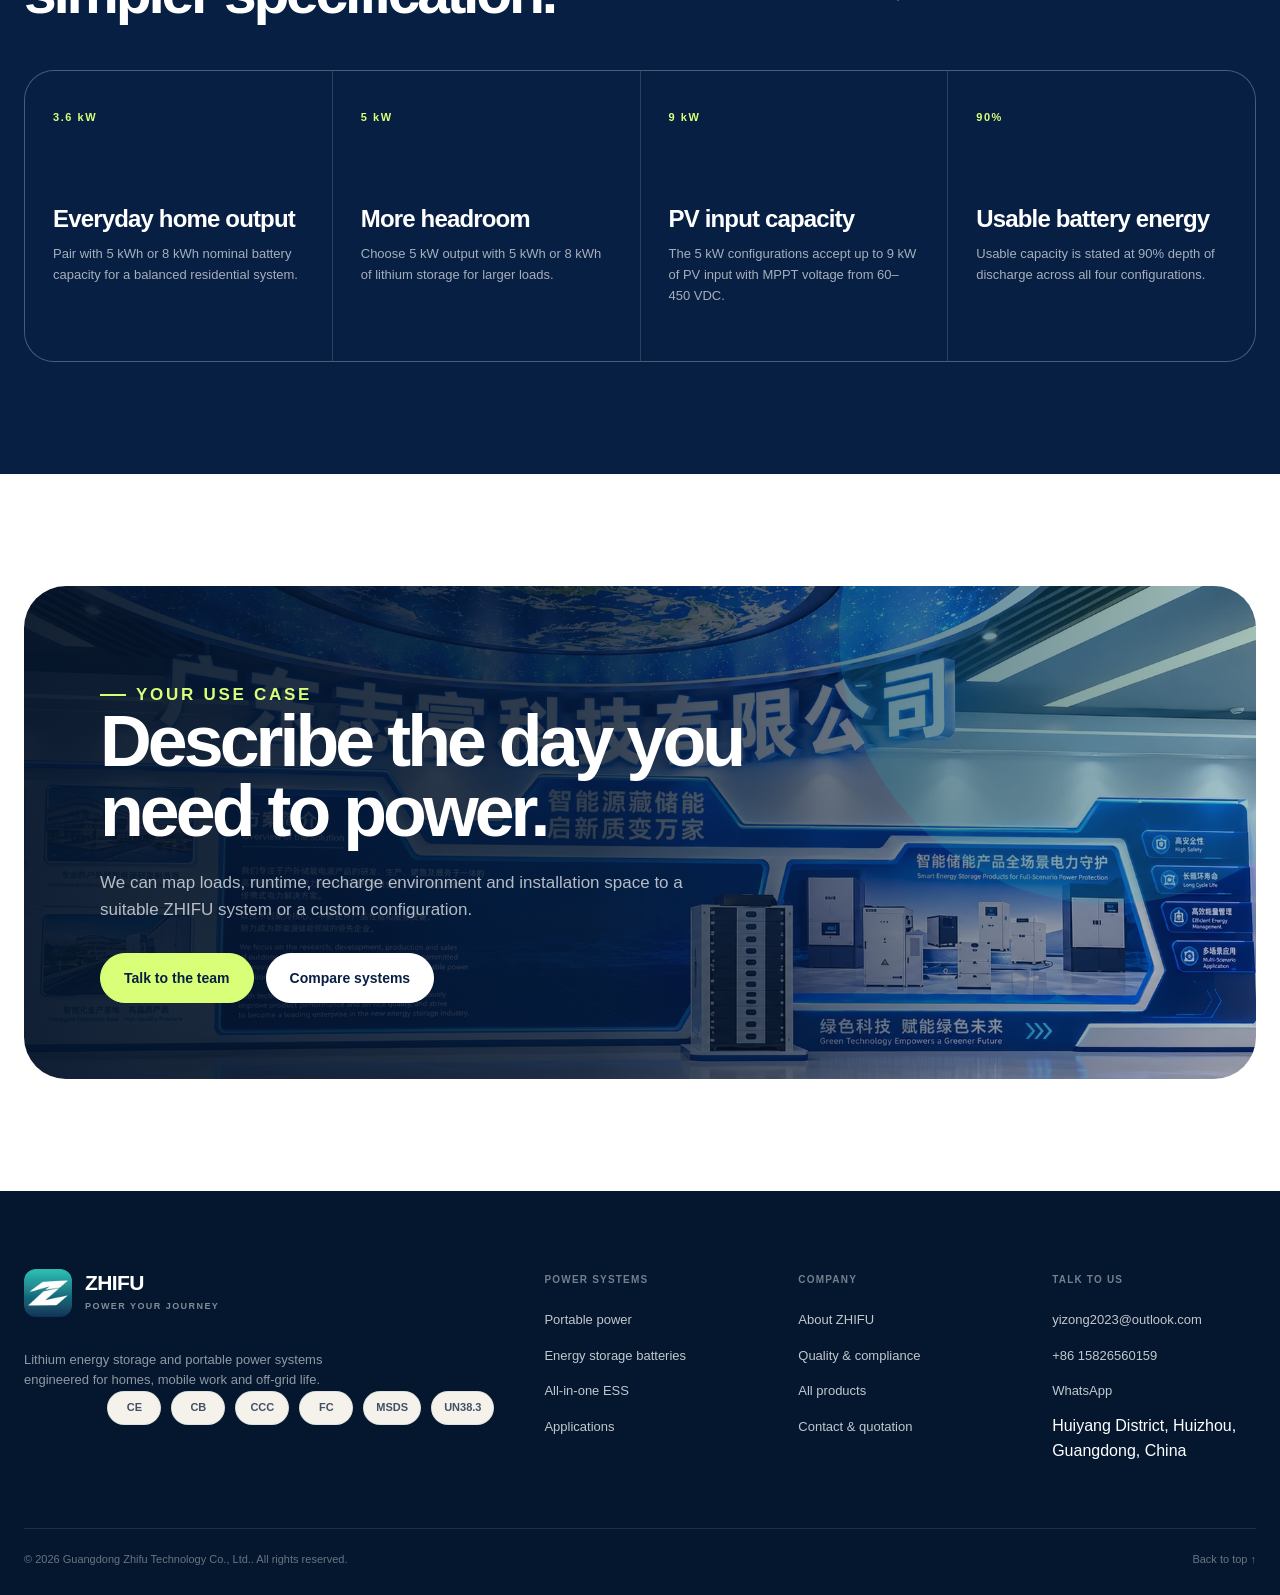
<file: applications.html>
<!doctype html>
<html lang="en">
<head>

<meta charset="utf-8">
<meta name="viewport" content="width=device-width, initial-scale=1, viewport-fit=cover">
<title>Energy Storage Applications | ZHIFU</title>
<meta name="description" content="See ZHIFU outdoor power, home battery and all-in-one ESS applications for camping, RV, jobsites, home solar, backup and light commercial use.">
<meta name="theme-color" content="#071f43">
<meta name="robots" content="index, follow">
<meta property="og:type" content="website">
<meta property="og:site_name" content="ZHIFU Technology">
<meta property="og:title" content="Energy Storage Applications | ZHIFU">
<meta property="og:description" content="See ZHIFU outdoor power, home battery and all-in-one ESS applications for camping, RV, jobsites, home solar, backup and light commercial use.">
<meta property="og:image" content="assets/images/og-cover.jpg">
<meta name="twitter:card" content="summary_large_image">
<link rel="icon" href="assets/images/favicon.png" type="image/png">
<link rel="apple-touch-icon" href="assets/images/apple-touch-icon.png">
<link rel="stylesheet" href="assets/css/styles.css">


</head>
<body id="top" data-page="applications">
<a class="skip-link" href="#main">Skip to content</a>

<div class="topbar">
  <div class="container topbar__inner">
    <div class="topbar__meta">
      <span class="topbar__status">Export team online</span>
      <span>Lithium energy systems engineered in Huizhou since 2005</span>
    </div>
    <div class="topbar__links">
      <a href="mailto:yizong2023@outlook.com">yizong2023@outlook.com</a>
      <a href="tel:+8615826560159">+86 15826560159</a>
    </div>
  </div>
</div>
<header class="site-header">
  <div class="container header-inner">
    <a class="brand" href="index.html" aria-label="ZHIFU home">
      <img src="assets/images/zhifu-primary.png" alt="ZHIFU — Power Your Journey" width="1580" height="449">
    </a>
    <nav class="nav__links" id="primaryNav" aria-label="Primary navigation">
      <a href="index.html">Home</a>
      <a href="products.html">Products</a>
      <a href="applications.html" class="is-active" aria-current="page">Applications</a>
      <a href="about.html">About</a>
      <a href="contact.html">Contact</a>
    </nav>
    <div class="header-actions">
      <a class="btn btn--dark btn--sm" href="contact.html">Request a quote</a>
      <button class="nav-toggle" type="button" aria-label="Open navigation" aria-expanded="false" aria-controls="primaryNav"><span></span></button>
    </div>
  </div>
</header>

<main id="main">

<section class="page-hero">
  <div class="container page-hero__inner">
    <div class="page-hero__copy"><p class="eyebrow">Applications</p><h1 class="page-title">Power that fits real life.</h1><p class="lead">From a tailgate and a toolshed to a family home and a solar array, the right energy system depends on the setting. Explore how ZHIFU systems come together.</p></div>
    <div class="page-hero__aside"><strong>One manufacturer</strong>Portable, stationary and integrated systems for domestic, mobile and light commercial use.</div>
  </div>
</section>
<section class="section">
  <div class="container">
    <div class="app-mosaic">
      
    <a class="app-tile reveal" href="applications.html">
      <img src="assets/images/portable-m2-main.webp" alt="Camping, RV &amp; overlanding" loading="lazy">
      <div class="app-tile__content"><span>01 / Outdoor</span><h3>Camping, RV &amp; overlanding</h3><p>Portable power with AC, USB and DC ports for the places you want to stay.</p></div>
    </a>
    
      
    <a class="app-tile reveal" href="applications.html">
      <img src="assets/images/storage-wall-detail-2.webp" alt="Home solar &amp; backup" loading="lazy">
      <div class="app-tile__content"><span>02 / Residential</span><h3>Home solar &amp; backup</h3><p>Wall, rack and floor batteries for storing solar energy and covering interruptions.</p></div>
    </a>
    
      
    <a class="app-tile reveal" href="applications.html">
      <img src="assets/images/portable-m4-main.webp" alt="Job sites &amp; field teams" loading="lazy">
      <div class="app-tile__content"><span>03 / Mobile work</span><h3>Job sites &amp; field teams</h3><p>Wheeled outdoor power stations for tools, lighting, charging and response equipment.</p></div>
    </a>
    
      
    <a class="app-tile reveal" href="applications.html">
      <img src="assets/images/integrated-detail-3.webp" alt="All-in-one home ESS" loading="lazy">
      <div class="app-tile__content"><span>04 / Integrated</span><h3>All-in-one home ESS</h3><p>A single cabinet approach to solar charging, storage and backup output.</p></div>
    </a>
    
    </div>
  </div>
</section>
<section class="section section--paper">
  <div class="container story-grid">
    <div class="image-frame image-frame--application reveal"><img src="assets/images/portable-m3-detail-4.webp" alt="Portable power system used on a construction site" loading="lazy"><span class="image-frame__badge">Pure sine wave · MPPT</span></div>
    <div>
      <p class="eyebrow">Outdoor & mobile</p>
      <h2 class="display-title display-title--small">Take the outlet with you.</h2>
      <p class="lead">ZHIFU outdoor power stations combine LiFePO4 storage, pure sine wave inverters, MPPT charging and practical port arrays in formats from compact camp systems to high-output trolley units.</p>
      <ul class="tick-list"><li>3,000–5,000 W rated AC output</li><li>4.0–8.0 kWh energy options</li><li>12 V / 24 V / 48 V solar input compatibility</li><li>AC, USB-A, USB-C, DC5521 and car socket ports</li></ul>
      <div class="btn-group"><a class="btn btn--dark" href="products.html?category=portable">Explore portable power</a></div>
    </div>
  </div>
</section>
<section class="section">
  <div class="container story-grid story-grid--reverse">
    <div class="image-frame image-frame--tall reveal"><img src="assets/images/storage-mobile-detail-3.webp" alt="Floor-standing energy storage battery in a home" loading="lazy"><span class="image-frame__badge">51.2 V · LiFePO4</span></div>
    <div>
      <p class="eyebrow">Home energy storage</p>
      <h2 class="display-title display-title--small">Store the day. Use it tonight.</h2>
      <p class="lead">Wall, mobile floor, rack and vertical batteries offer capacities from 5.12 to 16.08 kWh on a common 51.2 V platform. Select the footprint and capacity that fit the technical space and inverter partnership.</p>
      <ul class="tick-list"><li>CAN, RS485, Bluetooth and Wi-Fi options</li><li>Up to 200 A charge and discharge</li><li>4000 m altitude rating with derating above 2000 m</li><li>OEM / ODM housing and interface options</li></ul>
      <div class="btn-group"><a class="btn btn--dark" href="products.html?category=storage">Explore storage batteries</a></div>
    </div>
  </div>
</section>
<section class="section section--dark">
  <div class="container">
    <div class="section-head">
      <div class="section-head__copy"><p class="eyebrow">Integrated energy</p><h2 class="display-title display-title--small">A smaller system footprint, a simpler specification.</h2></div>
      <p class="section-head__aside">Use the all-in-one ESS when the goal is a compact balance of solar input, storage and backup power without assembling separate power-electronics components.</p>
    </div>
    <div class="feature-grid">
      <div class="feature-cell"><span class="feature-cell__num">3.6 kW</span><h3>Everyday home output</h3><p>Pair with 5 kWh or 8 kWh nominal battery capacity for a balanced residential system.</p></div>
      <div class="feature-cell"><span class="feature-cell__num">5 kW</span><h3>More headroom</h3><p>Choose 5 kW output with 5 kWh or 8 kWh of lithium storage for larger loads.</p></div>
      <div class="feature-cell"><span class="feature-cell__num">9 kW</span><h3>PV input capacity</h3><p>The 5 kW configurations accept up to 9 kW of PV input with MPPT voltage from 60–450 VDC.</p></div>
      <div class="feature-cell"><span class="feature-cell__num">90%</span><h3>Usable battery energy</h3><p>Usable capacity is stated at 90% depth of discharge across all four configurations.</p></div>
    </div>
  </div>
</section>
<section class="section">
  <div class="container">
    <div class="cta-band cta-band--showroom">
      <div class="cta-band__content"><p class="eyebrow" style="color:var(--lime)">Your use case</p><h2>Describe the day you need to power.</h2><p>We can map loads, runtime, recharge environment and installation space to a suitable ZHIFU system or a custom configuration.</p><div class="btn-group"><a class="btn btn--lime" href="contact.html">Talk to the team</a><a class="btn btn--light" href="products.html">Compare systems</a></div></div>
    </div>
  </div>
</section>

</main>

<footer class="site-footer">
  <div class="container">
    <div class="footer-grid">
      <div>
        <a class="footer-brand" href="index.html">
          <img class="footer-brand__mark" src="assets/images/zhifu-mark.png" alt="" width="512" height="512">
          <span class="footer-brand__text"><strong>ZHIFU</strong><span>Power Your Journey</span></span>
        </a>
        <p class="footer-about">Lithium energy storage and portable power systems engineered for homes, mobile work and off-grid life.</p>
        <ul class="cert-list" aria-label="Certifications"><li>CE</li><li>CB</li><li>CCC</li><li>FC</li><li>MSDS</li><li>UN38.3</li></ul>
      </div>
      <div>
        <h3>Power systems</h3>
        <ul class="footer-links">
          <li><a href="products.html?category=portable">Portable power</a></li>
          <li><a href="products.html?category=storage">Energy storage batteries</a></li>
          <li><a href="products.html?category=integrated">All-in-one ESS</a></li>
          <li><a href="applications.html">Applications</a></li>
        </ul>
      </div>
      <div>
        <h3>Company</h3>
        <ul class="footer-links">
          <li><a href="about.html">About ZHIFU</a></li>
          <li><a href="about.html#quality">Quality & compliance</a></li>
          <li><a href="products.html">All products</a></li>
          <li><a href="contact.html">Contact & quotation</a></li>
        </ul>
      </div>
      <div>
        <h3>Talk to us</h3>
        <ul class="footer-links">
          <li><a href="mailto:yizong2023@outlook.com">yizong2023@outlook.com</a></li>
          <li><a href="tel:+8615826560159">+86 15826560159</a></li>
          <li><a href="https://wa.me/8615826560159" target="_blank" rel="noopener">WhatsApp</a></li>
          <li>Huiyang District, Huizhou, Guangdong, China</li>
        </ul>
      </div>
    </div>
    <div class="footer-bottom">
      <span>© <span data-year>2026</span> Guangdong Zhifu Technology Co., Ltd.. All rights reserved.</span>
      <a class="back-to-top" href="#top">Back to top ↑</a>
    </div>
  </div>
</footer>

<script src="assets/js/site.js" defer></script>
</body>
</html>
</file>
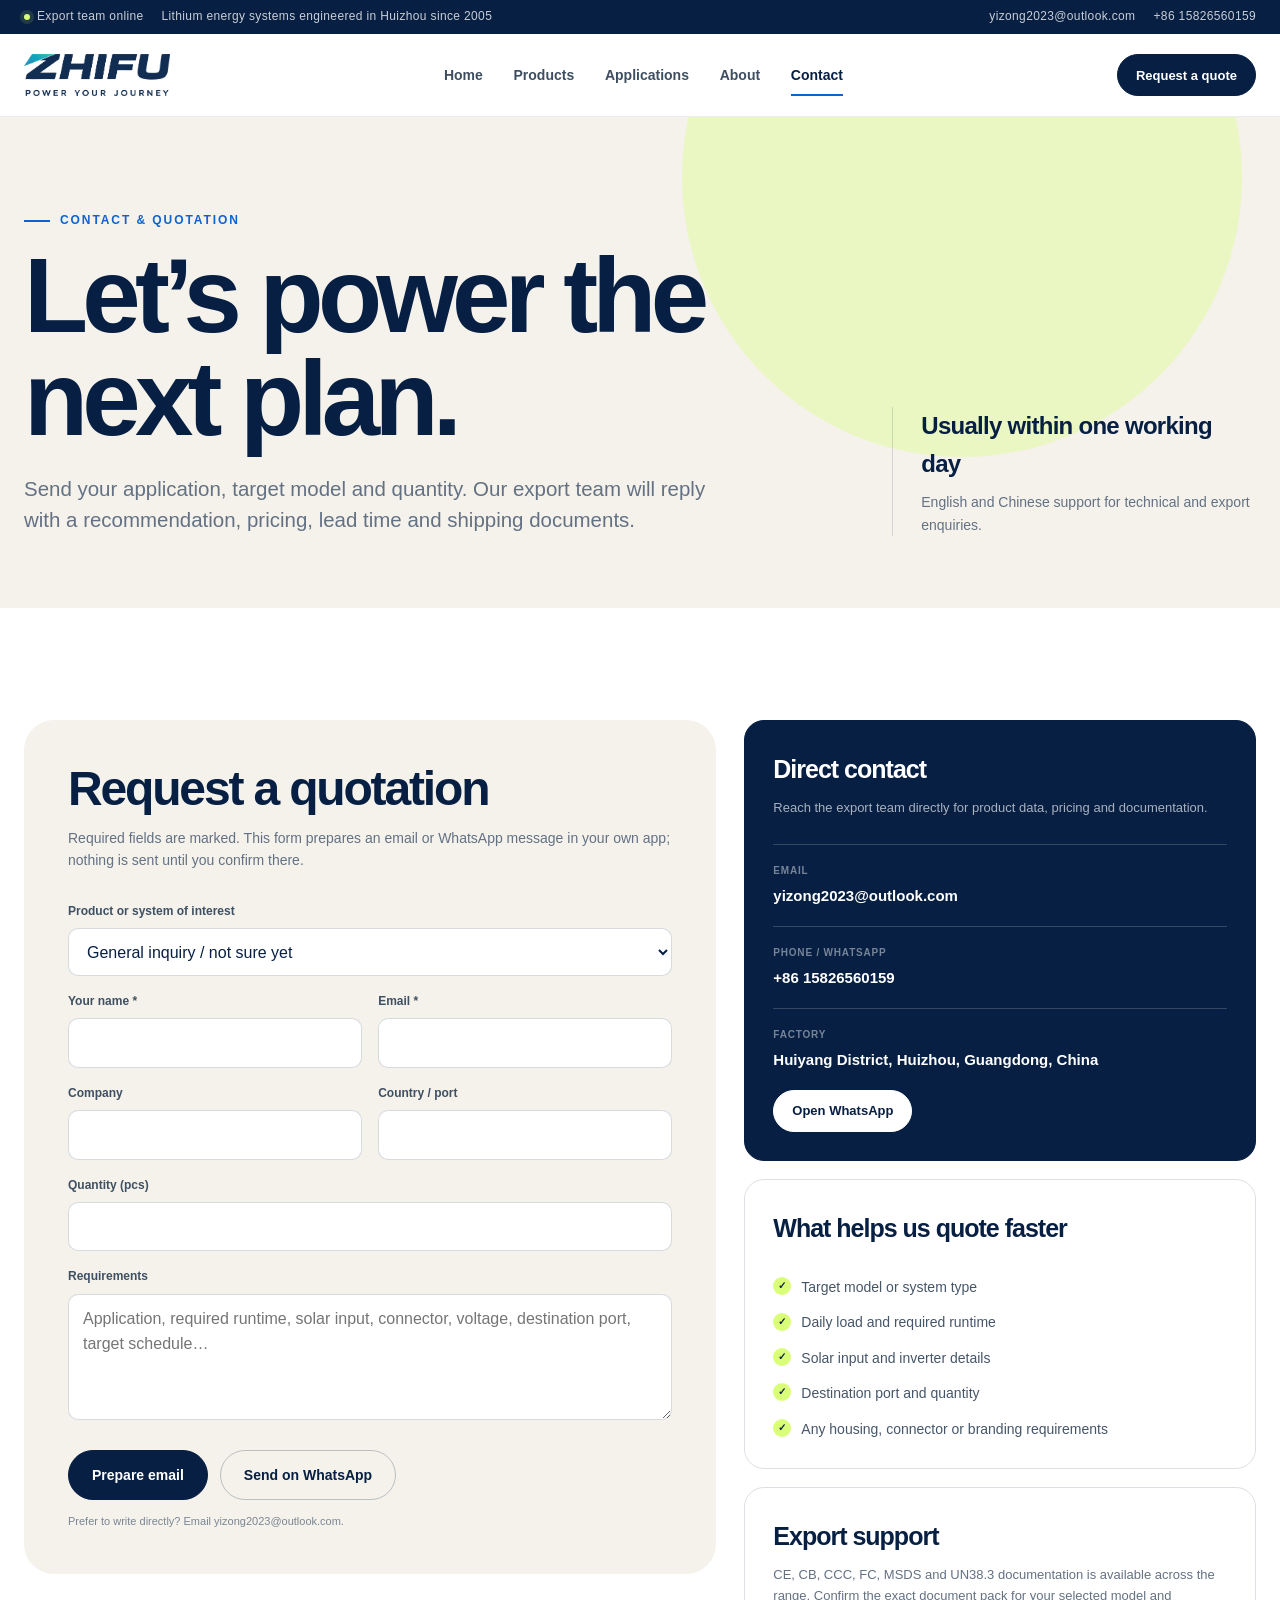
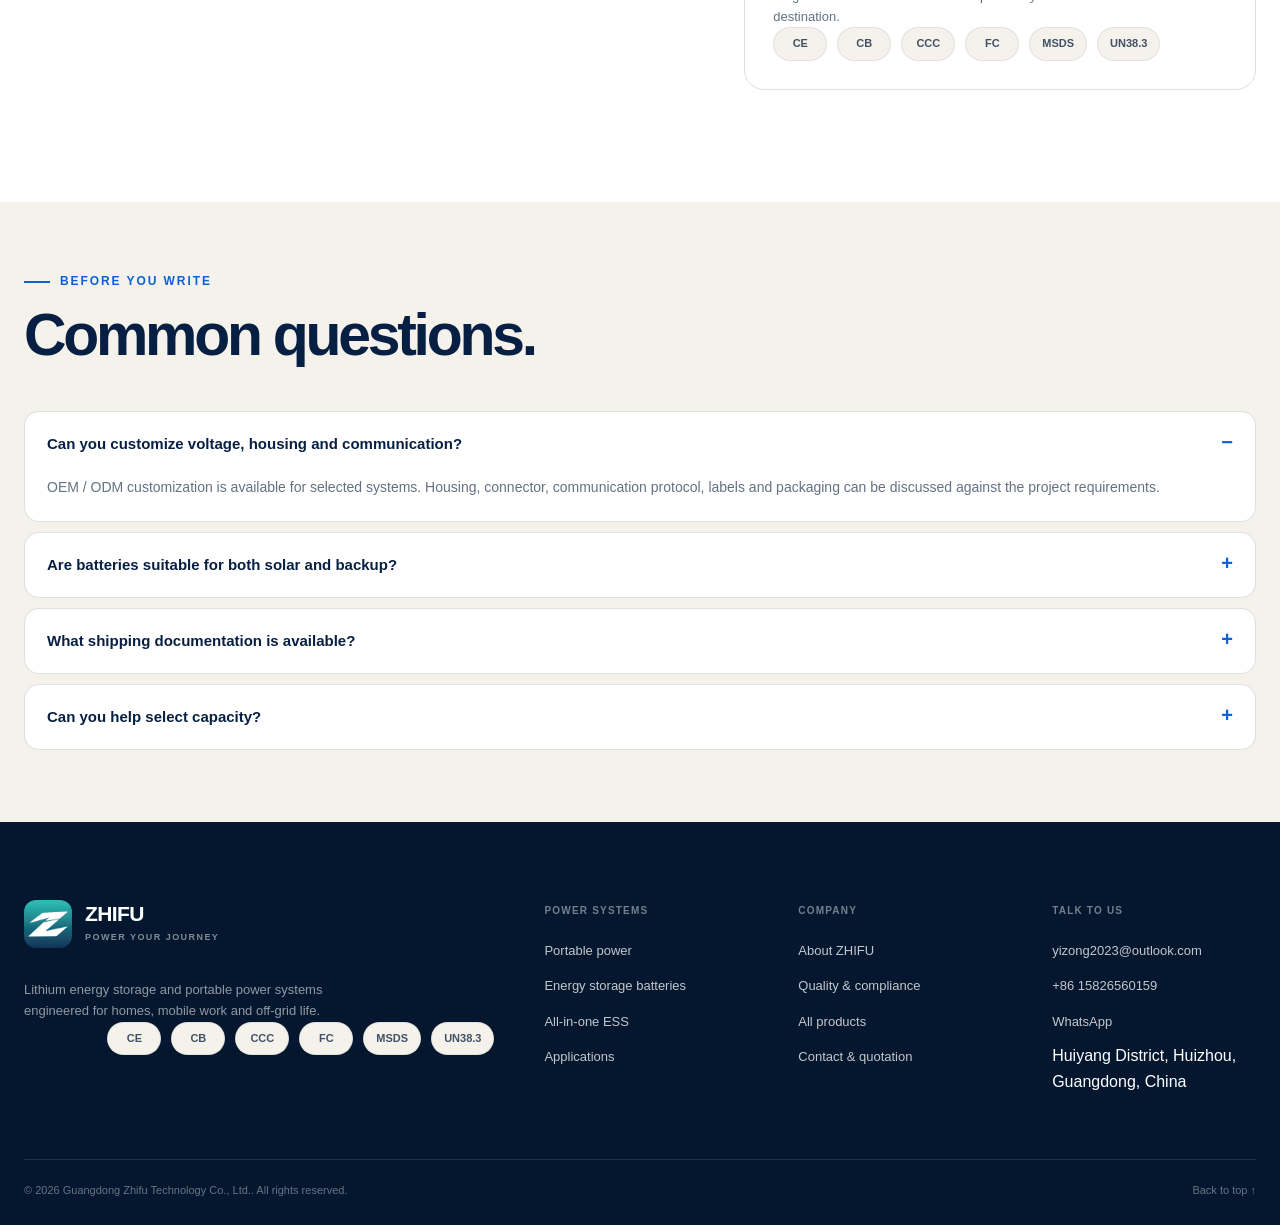
<file: contact.html>
<!doctype html>
<html lang="en">
<head>

<meta charset="utf-8">
<meta name="viewport" content="width=device-width, initial-scale=1, viewport-fit=cover">
<title>Contact &amp; Request an Energy Storage Quote | ZHIFU</title>
<meta name="description" content="Contact ZHIFU for portable power, LiFePO4 energy storage and all-in-one system quotations, OEM/ODM projects and export documentation.">
<meta name="theme-color" content="#071f43">
<meta name="robots" content="index, follow">
<meta property="og:type" content="website">
<meta property="og:site_name" content="ZHIFU Technology">
<meta property="og:title" content="Contact &amp; Request an Energy Storage Quote | ZHIFU">
<meta property="og:description" content="Contact ZHIFU for portable power, LiFePO4 energy storage and all-in-one system quotations, OEM/ODM projects and export documentation.">
<meta property="og:image" content="assets/images/og-cover.jpg">
<meta name="twitter:card" content="summary_large_image">
<link rel="icon" href="assets/images/favicon.png" type="image/png">
<link rel="apple-touch-icon" href="assets/images/apple-touch-icon.png">
<link rel="stylesheet" href="assets/css/styles.css">


</head>
<body id="top" data-page="contact">
<a class="skip-link" href="#main">Skip to content</a>

<div class="topbar">
  <div class="container topbar__inner">
    <div class="topbar__meta">
      <span class="topbar__status">Export team online</span>
      <span>Lithium energy systems engineered in Huizhou since 2005</span>
    </div>
    <div class="topbar__links">
      <a href="mailto:yizong2023@outlook.com">yizong2023@outlook.com</a>
      <a href="tel:+8615826560159">+86 15826560159</a>
    </div>
  </div>
</div>
<header class="site-header">
  <div class="container header-inner">
    <a class="brand" href="index.html" aria-label="ZHIFU home">
      <img src="assets/images/zhifu-primary.png" alt="ZHIFU — Power Your Journey" width="1580" height="449">
    </a>
    <nav class="nav__links" id="primaryNav" aria-label="Primary navigation">
      <a href="index.html">Home</a>
      <a href="products.html">Products</a>
      <a href="applications.html">Applications</a>
      <a href="about.html">About</a>
      <a href="contact.html" class="is-active" aria-current="page">Contact</a>
    </nav>
    <div class="header-actions">
      <a class="btn btn--dark btn--sm" href="contact.html">Request a quote</a>
      <button class="nav-toggle" type="button" aria-label="Open navigation" aria-expanded="false" aria-controls="primaryNav"><span></span></button>
    </div>
  </div>
</header>

<main id="main">

<section class="page-hero">
  <div class="container page-hero__inner">
    <div class="page-hero__copy"><p class="eyebrow">Contact & quotation</p><h1 class="page-title">Let’s power the next plan.</h1><p class="lead">Send your application, target model and quantity. Our export team will reply with a recommendation, pricing, lead time and shipping documents.</p></div>
    <div class="page-hero__aside"><strong>Usually within one working day</strong>English and Chinese support for technical and export enquiries.</div>
  </div>
</section>
<section class="section">
  <div class="container contact-grid">
    <form class="contact-form" data-quote-form>
      <h2>Request a quotation</h2>
      <p class="contact-form__intro">Required fields are marked. This form prepares an email or WhatsApp message in your own app; nothing is sent until you confirm there.</p>
      <div class="field-grid">
        <div class="field field--full"><label for="model">Product or system of interest</label><select id="model" name="model"><option value="">General inquiry / not sure yet</option><option value="portable-m1">M1 — 7.2 kWh / 3,500 W</option><option value="portable-m2">M2 — 4.5 kWh / 3,000 W</option><option value="portable-m3">M3 — 8.0 kWh / 5,000 W</option><option value="portable-m4">M4 — 4.0 kWh / 3,000 W</option><option value="storage-wall">Wall-mount — 5.12 kWh</option><option value="storage-mobile">Mobile floor — 16.08 kWh</option><option value="storage-rack">Rack-mount — 14.34 kWh</option><option value="storage-floor">Floor-standing — 10.24 kWh</option><option value="integrated">All-in-one ESS — four configurations</option></select></div>
        <div class="field"><label for="name">Your name *</label><input id="name" name="name" autocomplete="name" required></div>
        <div class="field"><label for="email">Email *</label><input id="email" name="email" type="email" autocomplete="email" required></div>
        <div class="field"><label for="company">Company</label><input id="company" name="company" autocomplete="organization"></div>
        <div class="field"><label for="country">Country / port</label><input id="country" name="country" autocomplete="country-name"></div>
        <div class="field field--full"><label for="quantity">Quantity (pcs)</label><input id="quantity" name="quantity" type="number" min="1" inputmode="numeric"></div>
        <div class="field field--full"><label for="requirements">Requirements</label><textarea id="requirements" name="requirements" placeholder="Application, required runtime, solar input, connector, voltage, destination port, target schedule…"></textarea></div>
      </div>
      <div class="btn-group"><button class="btn btn--dark" type="button" data-send-channel="email">Prepare email</button><button class="btn btn--outline" type="button" data-send-channel="whatsapp">Send on WhatsApp</button></div>
      <p class="form-note">Prefer to write directly? Email <a href="mailto:yizong2023@outlook.com">yizong2023@outlook.com</a>.</p>
    </form>
    <aside class="contact-side">
      <div class="contact-card contact-card--dark">
        <h2>Direct contact</h2>
        <p>Reach the export team directly for product data, pricing and documentation.</p>
        <ul class="contact-list">
          <li><small>Email</small><a href="mailto:yizong2023@outlook.com">yizong2023@outlook.com</a></li>
          <li><small>Phone / WhatsApp</small><a href="tel:+8615826560159">+86 15826560159</a></li>
          <li><small>Factory</small><strong>Huiyang District, Huizhou, Guangdong, China</strong></li>
        </ul>
        <div class="btn-group btn-group--compact"><a class="btn btn--light btn--sm" href="https://wa.me/8615826560159?text=Hello%20ZHIFU%2C%20I%20would%20like%20to%20discuss%20an%20energy%20storage%20project." target="_blank" rel="noopener">Open WhatsApp</a></div>
      </div>
      <div class="contact-card">
        <h3>What helps us quote faster</h3>
        <ul class="tick-list"><li>Target model or system type</li><li>Daily load and required runtime</li><li>Solar input and inverter details</li><li>Destination port and quantity</li><li>Any housing, connector or branding requirements</li></ul>
      </div>
      <div class="contact-card">
        <h3>Export support</h3>
        <p>CE, CB, CCC, FC, MSDS and UN38.3 documentation is available across the range. Confirm the exact document pack for your selected model and destination.</p>
        <ul class="cert-list" aria-label="Certifications" style="justify-content:flex-start"><li>CE</li><li>CB</li><li>CCC</li><li>FC</li><li>MSDS</li><li>UN38.3</li></ul>
      </div>
    </aside>
  </div>
</section>
<section class="section section--paper section--tight">
  <div class="container">
    <div class="section-head"><div class="section-head__copy"><p class="eyebrow">Before you write</p><h2 class="display-title display-title--small">Common questions.</h2></div></div>
    <div class="faq-list">
      <details open><summary>Can you customize voltage, housing and communication?</summary><p>OEM / ODM customization is available for selected systems. Housing, connector, communication protocol, labels and packaging can be discussed against the project requirements.</p></details>
      <details><summary>Are batteries suitable for both solar and backup?</summary><p>The storage and all-in-one systems accept solar input when paired or integrated with the appropriate inverter and MPPT controller. Final compatibility should be confirmed for the complete system.</p></details>
      <details><summary>What shipping documentation is available?</summary><p>The reference product range lists CE, CB, CCC, FC, MSDS and UN38.3. Export documents can include UN38.3 reports, MSDS, packing lists and commercial invoices, subject to the final product and destination.</p></details>
      <details><summary>Can you help select capacity?</summary><p>Yes. Share the equipment to be powered, required runtime, available solar input and installation constraints. We will help match the system.</p></details>
    </div>
  </div>
</section>

</main>

<footer class="site-footer">
  <div class="container">
    <div class="footer-grid">
      <div>
        <a class="footer-brand" href="index.html">
          <img class="footer-brand__mark" src="assets/images/zhifu-mark.png" alt="" width="512" height="512">
          <span class="footer-brand__text"><strong>ZHIFU</strong><span>Power Your Journey</span></span>
        </a>
        <p class="footer-about">Lithium energy storage and portable power systems engineered for homes, mobile work and off-grid life.</p>
        <ul class="cert-list" aria-label="Certifications"><li>CE</li><li>CB</li><li>CCC</li><li>FC</li><li>MSDS</li><li>UN38.3</li></ul>
      </div>
      <div>
        <h3>Power systems</h3>
        <ul class="footer-links">
          <li><a href="products.html?category=portable">Portable power</a></li>
          <li><a href="products.html?category=storage">Energy storage batteries</a></li>
          <li><a href="products.html?category=integrated">All-in-one ESS</a></li>
          <li><a href="applications.html">Applications</a></li>
        </ul>
      </div>
      <div>
        <h3>Company</h3>
        <ul class="footer-links">
          <li><a href="about.html">About ZHIFU</a></li>
          <li><a href="about.html#quality">Quality & compliance</a></li>
          <li><a href="products.html">All products</a></li>
          <li><a href="contact.html">Contact & quotation</a></li>
        </ul>
      </div>
      <div>
        <h3>Talk to us</h3>
        <ul class="footer-links">
          <li><a href="mailto:yizong2023@outlook.com">yizong2023@outlook.com</a></li>
          <li><a href="tel:+8615826560159">+86 15826560159</a></li>
          <li><a href="https://wa.me/8615826560159" target="_blank" rel="noopener">WhatsApp</a></li>
          <li>Huiyang District, Huizhou, Guangdong, China</li>
        </ul>
      </div>
    </div>
    <div class="footer-bottom">
      <span>© <span data-year>2026</span> Guangdong Zhifu Technology Co., Ltd.. All rights reserved.</span>
      <a class="back-to-top" href="#top">Back to top ↑</a>
    </div>
  </div>
</footer>

<script src="assets/js/site.js" defer></script>
</body>
</html>
</file>
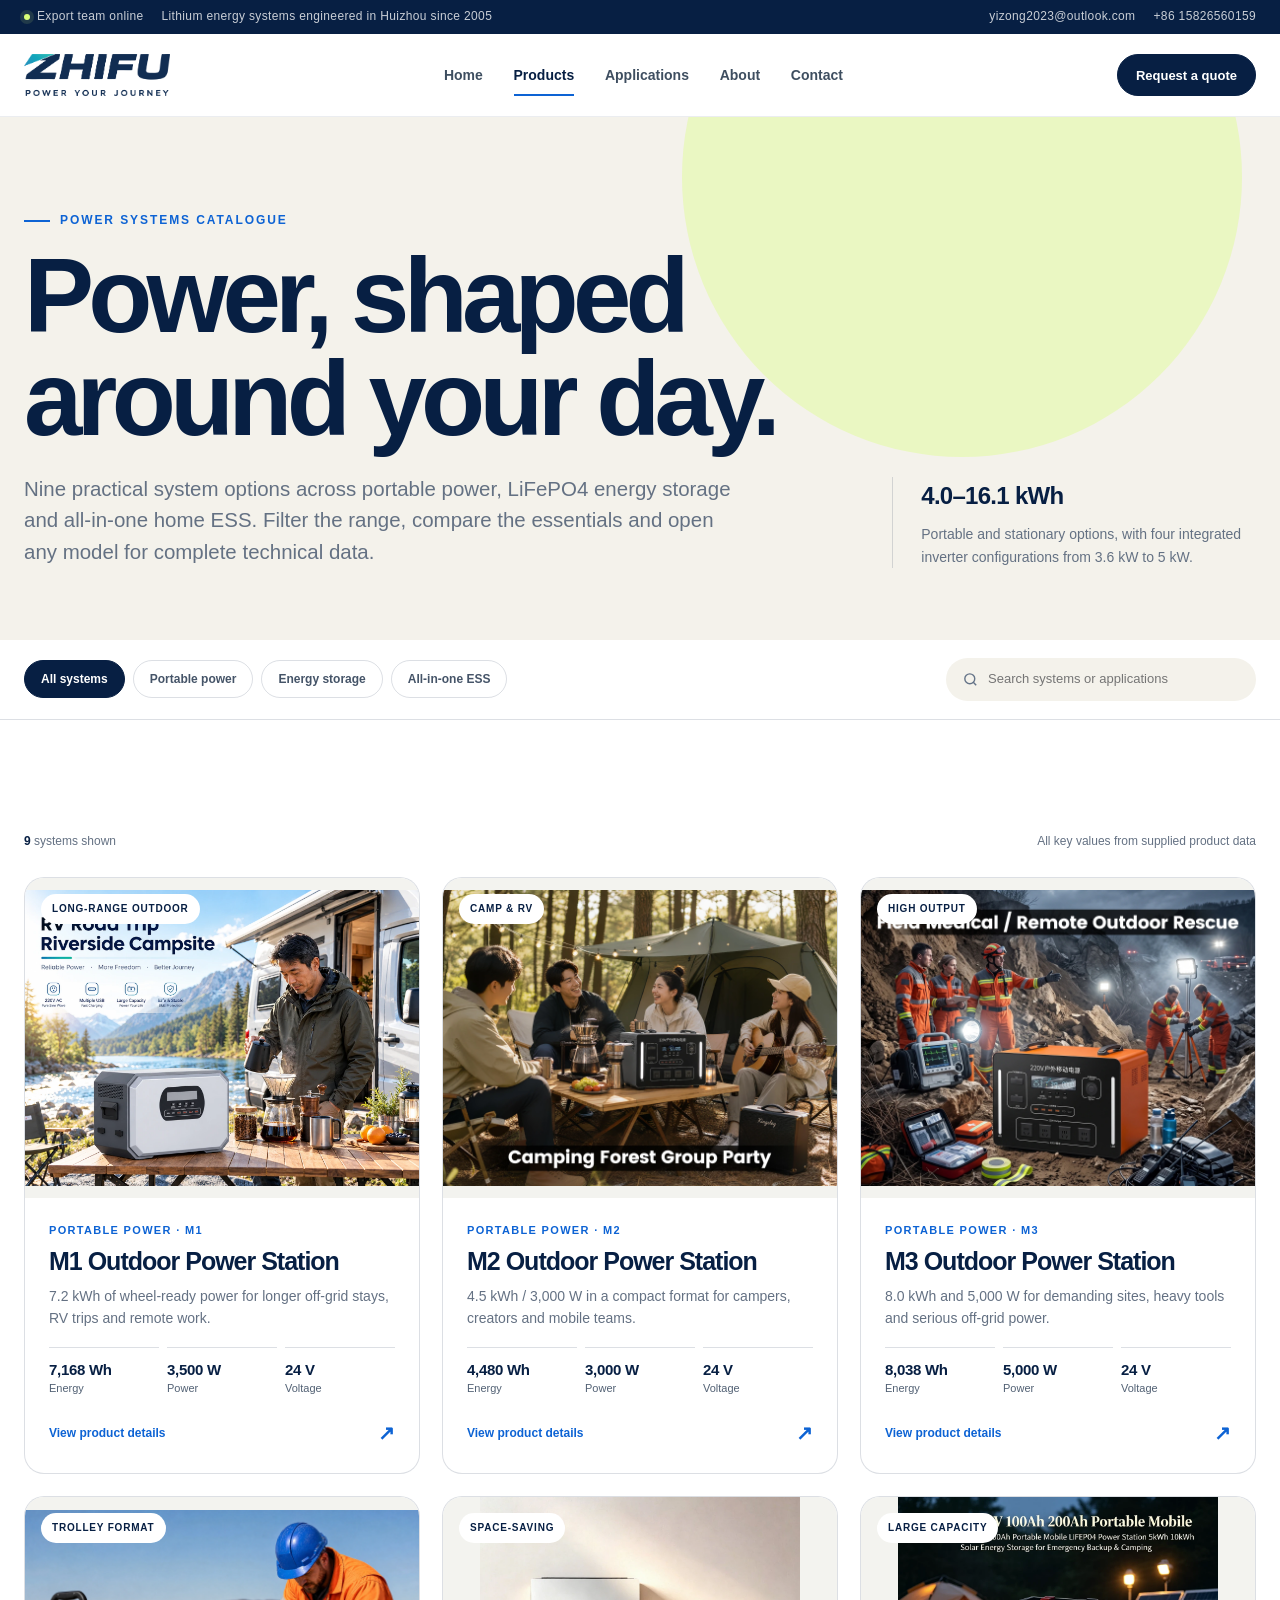
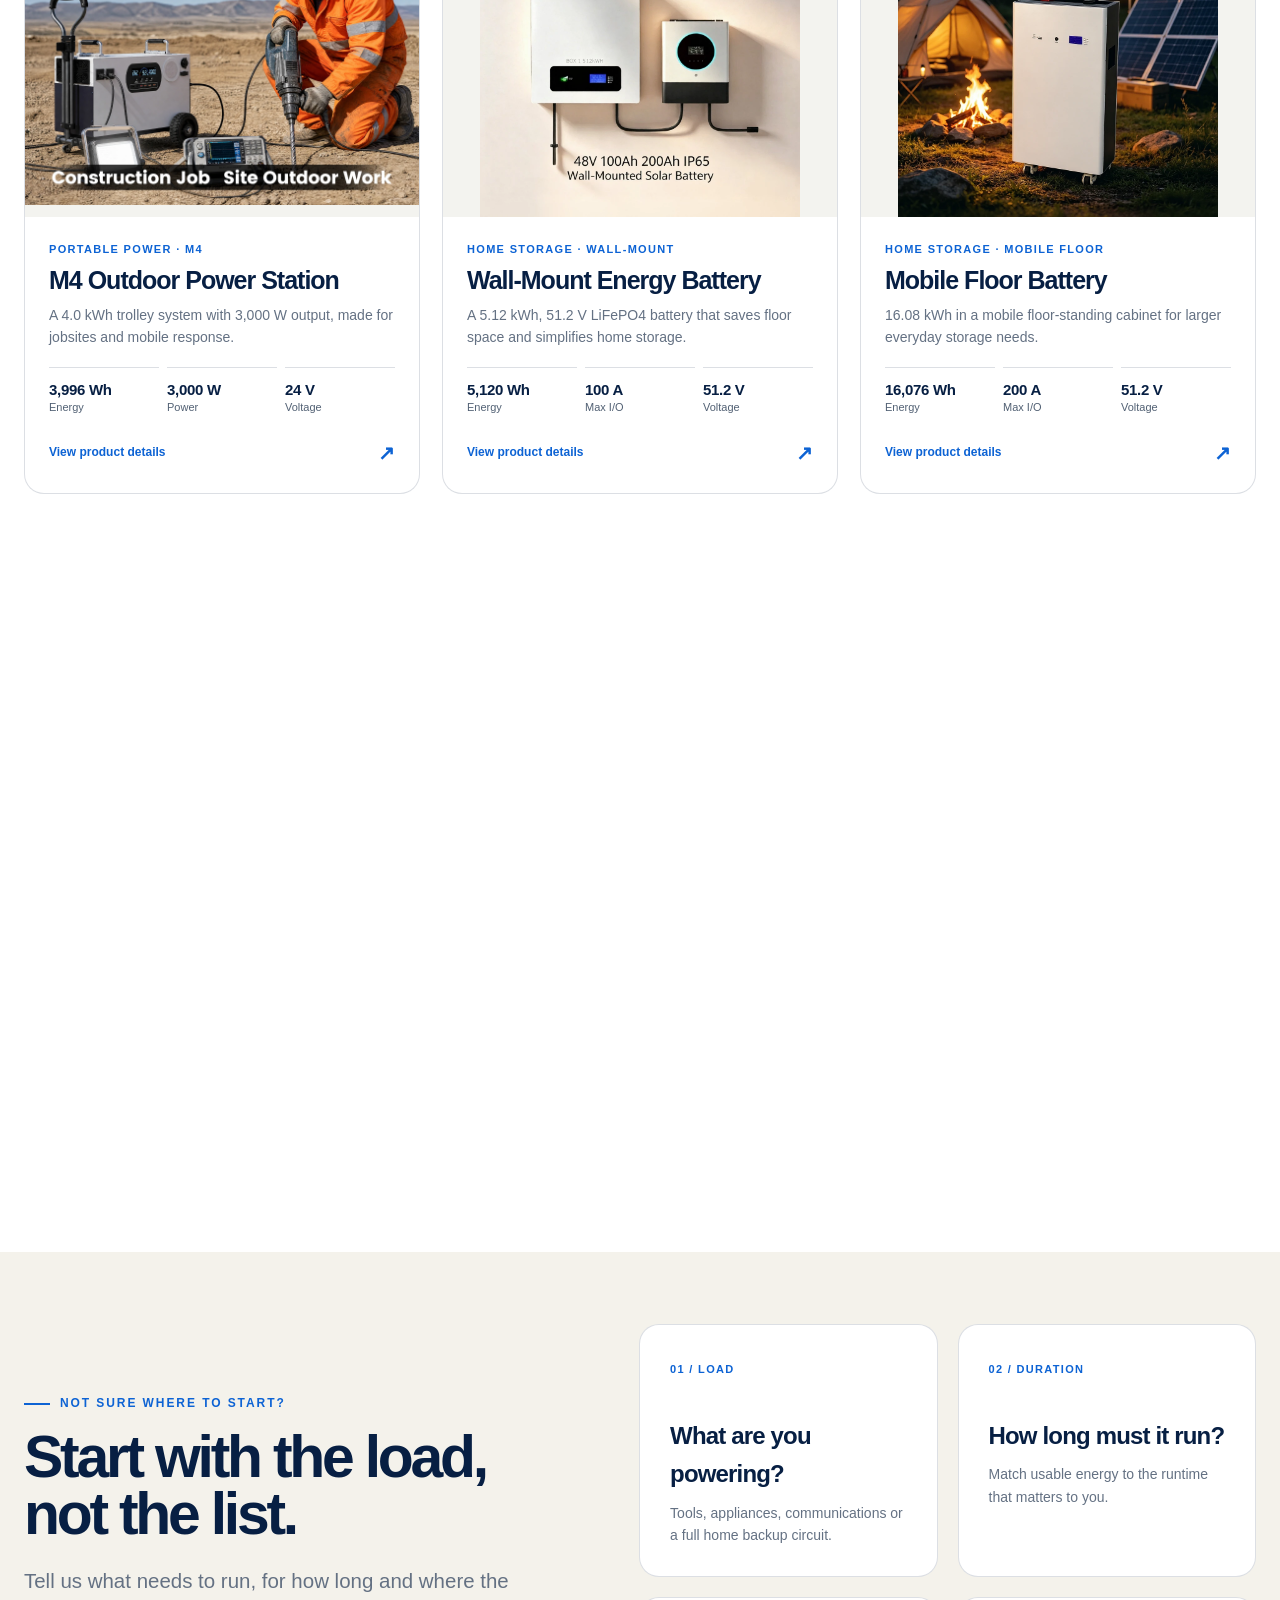
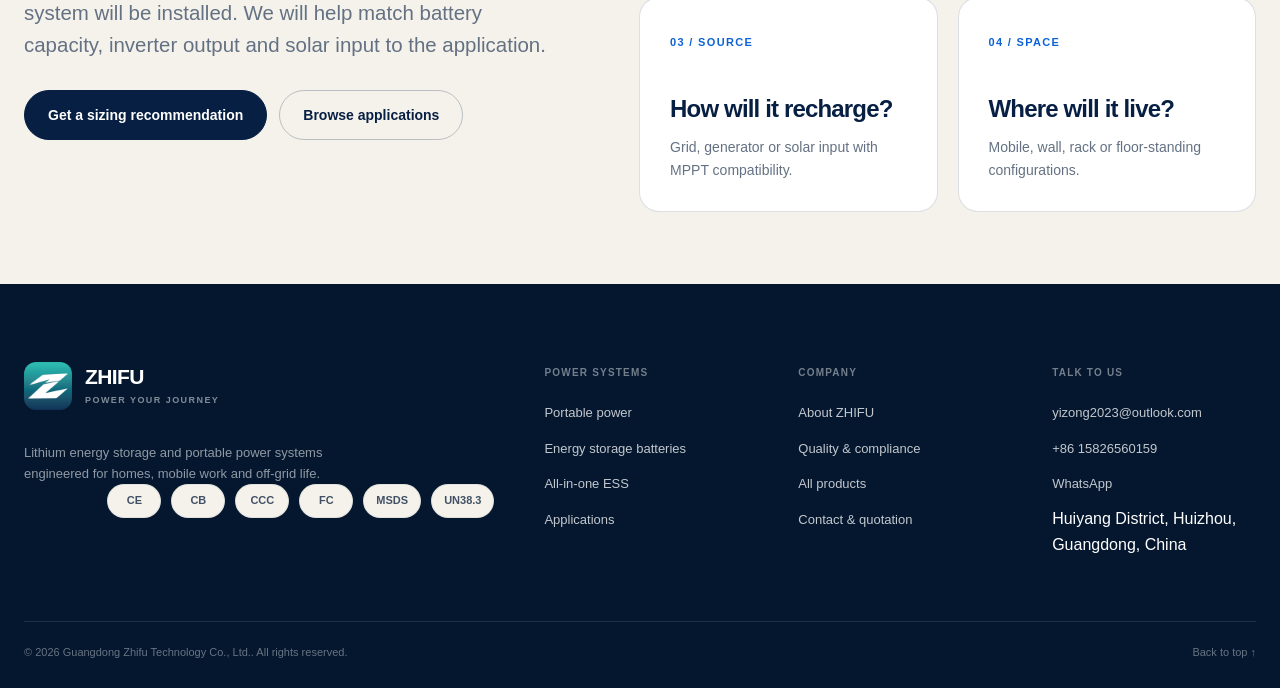
<file: products.html>
<!doctype html>
<html lang="en">
<head>

<meta charset="utf-8">
<meta name="viewport" content="width=device-width, initial-scale=1, viewport-fit=cover">
<title>Portable Power &amp; Energy Storage Products | ZHIFU</title>
<meta name="description" content="Compare ZHIFU outdoor power stations from 4.0 to 8.0 kWh, LiFePO4 home storage batteries, rack batteries and all-in-one inverter systems.">
<meta name="theme-color" content="#071f43">
<meta name="robots" content="index, follow">
<meta property="og:type" content="website">
<meta property="og:site_name" content="ZHIFU Technology">
<meta property="og:title" content="Portable Power &amp; Energy Storage Products | ZHIFU">
<meta property="og:description" content="Compare ZHIFU outdoor power stations from 4.0 to 8.0 kWh, LiFePO4 home storage batteries, rack batteries and all-in-one inverter systems.">
<meta property="og:image" content="assets/images/og-cover.jpg">
<meta name="twitter:card" content="summary_large_image">
<link rel="icon" href="assets/images/favicon.png" type="image/png">
<link rel="apple-touch-icon" href="assets/images/apple-touch-icon.png">
<link rel="stylesheet" href="assets/css/styles.css">


</head>
<body id="top" data-page="products">
<a class="skip-link" href="#main">Skip to content</a>

<div class="topbar">
  <div class="container topbar__inner">
    <div class="topbar__meta">
      <span class="topbar__status">Export team online</span>
      <span>Lithium energy systems engineered in Huizhou since 2005</span>
    </div>
    <div class="topbar__links">
      <a href="mailto:yizong2023@outlook.com">yizong2023@outlook.com</a>
      <a href="tel:+8615826560159">+86 15826560159</a>
    </div>
  </div>
</div>
<header class="site-header">
  <div class="container header-inner">
    <a class="brand" href="index.html" aria-label="ZHIFU home">
      <img src="assets/images/zhifu-primary.png" alt="ZHIFU — Power Your Journey" width="1580" height="449">
    </a>
    <nav class="nav__links" id="primaryNav" aria-label="Primary navigation">
      <a href="index.html">Home</a>
      <a href="products.html" class="is-active" aria-current="page">Products</a>
      <a href="applications.html">Applications</a>
      <a href="about.html">About</a>
      <a href="contact.html">Contact</a>
    </nav>
    <div class="header-actions">
      <a class="btn btn--dark btn--sm" href="contact.html">Request a quote</a>
      <button class="nav-toggle" type="button" aria-label="Open navigation" aria-expanded="false" aria-controls="primaryNav"><span></span></button>
    </div>
  </div>
</header>

<main id="main">

<section class="page-hero">
  <div class="container page-hero__inner">
    <div class="page-hero__copy">
      <p class="eyebrow">Power systems catalogue</p>
      <h1 class="page-title">Power, shaped around your day.</h1>
      <p class="lead">Nine practical system options across portable power, LiFePO4 energy storage and all-in-one home ESS. Filter the range, compare the essentials and open any model for complete technical data.</p>
    </div>
    <div class="page-hero__aside"><strong>4.0–16.1 kWh</strong>Portable and stationary options, with four integrated inverter configurations from 3.6 kW to 5 kW.</div>
  </div>
</section>
<div class="filter-shell">
  <div class="container filter-bar">
    <div class="filter-chips" aria-label="Filter products by category">
      <button class="chip is-active" type="button" data-filter-category="all" aria-pressed="true">All systems</button>
      <button class="chip" type="button" data-filter-category="portable" aria-pressed="false">Portable power</button>
      <button class="chip" type="button" data-filter-category="storage" aria-pressed="false">Energy storage</button>
      <button class="chip" type="button" data-filter-category="integrated" aria-pressed="false">All-in-one ESS</button>
    </div>
    <label class="search-box">
      <svg viewBox="0 0 24 24" fill="none" stroke="currentColor" stroke-width="2" aria-hidden="true"><circle cx="11" cy="11" r="7"></circle><path d="m20 20-4-4"></path></svg>
      <input type="search" data-product-search placeholder="Search systems or applications" aria-label="Search products">
    </label>
  </div>
</div>
<section class="section">
  <div class="container">
    <div class="results-line"><span><strong data-results-count>9</strong> systems shown</span><span>All key values from supplied product data</span></div>
    <div class="grid grid--3" data-product-grid>
    <article class="product-card reveal" data-category="portable">
      <div class="product-card__visual">
        <img src="assets/images/portable-m1-main.webp" alt="M1 Outdoor Power Station" loading="lazy">
        <span class="product-card__tag">Long-range outdoor</span>
      </div>
      <div class="product-card__body">
        <p class="product-card__series">Portable power · M1</p>
        <h3><a href="products/portable-m1.html">M1 Outdoor Power Station</a></h3>
        <p class="product-card__summary">7.2 kWh of wheel-ready power for longer off-grid stays, RV trips and remote work.</p>
        <div class="product-card__metrics">
          <span><strong>7,168 Wh</strong>Energy</span>
          <span><strong>3,500 W</strong>Power</span>
          <span><strong>24 V</strong>Voltage</span>
        </div>
        <div class="product-card__foot"><span>View product details</span><span>↗</span></div>
      </div>
    </article>
    
    <article class="product-card reveal" data-category="portable">
      <div class="product-card__visual">
        <img src="assets/images/portable-m2-main.webp" alt="M2 Outdoor Power Station" loading="lazy">
        <span class="product-card__tag">Camp &amp; RV</span>
      </div>
      <div class="product-card__body">
        <p class="product-card__series">Portable power · M2</p>
        <h3><a href="products/portable-m2.html">M2 Outdoor Power Station</a></h3>
        <p class="product-card__summary">4.5 kWh / 3,000 W in a compact format for campers, creators and mobile teams.</p>
        <div class="product-card__metrics">
          <span><strong>4,480 Wh</strong>Energy</span>
          <span><strong>3,000 W</strong>Power</span>
          <span><strong>24 V</strong>Voltage</span>
        </div>
        <div class="product-card__foot"><span>View product details</span><span>↗</span></div>
      </div>
    </article>
    
    <article class="product-card reveal" data-category="portable">
      <div class="product-card__visual">
        <img src="assets/images/portable-m3-main.webp" alt="M3 Outdoor Power Station" loading="lazy">
        <span class="product-card__tag">High output</span>
      </div>
      <div class="product-card__body">
        <p class="product-card__series">Portable power · M3</p>
        <h3><a href="products/portable-m3.html">M3 Outdoor Power Station</a></h3>
        <p class="product-card__summary">8.0 kWh and 5,000 W for demanding sites, heavy tools and serious off-grid power.</p>
        <div class="product-card__metrics">
          <span><strong>8,038 Wh</strong>Energy</span>
          <span><strong>5,000 W</strong>Power</span>
          <span><strong>24 V</strong>Voltage</span>
        </div>
        <div class="product-card__foot"><span>View product details</span><span>↗</span></div>
      </div>
    </article>
    
    <article class="product-card reveal" data-category="portable">
      <div class="product-card__visual">
        <img src="assets/images/portable-m4-main.webp" alt="M4 Outdoor Power Station" loading="lazy">
        <span class="product-card__tag">Trolley format</span>
      </div>
      <div class="product-card__body">
        <p class="product-card__series">Portable power · M4</p>
        <h3><a href="products/portable-m4.html">M4 Outdoor Power Station</a></h3>
        <p class="product-card__summary">A 4.0 kWh trolley system with 3,000 W output, made for jobsites and mobile response.</p>
        <div class="product-card__metrics">
          <span><strong>3,996 Wh</strong>Energy</span>
          <span><strong>3,000 W</strong>Power</span>
          <span><strong>24 V</strong>Voltage</span>
        </div>
        <div class="product-card__foot"><span>View product details</span><span>↗</span></div>
      </div>
    </article>
    
    <article class="product-card reveal" data-category="storage">
      <div class="product-card__visual">
        <img src="assets/images/storage-wall-main.webp" alt="Wall-Mount Energy Battery" loading="lazy">
        <span class="product-card__tag">Space-saving</span>
      </div>
      <div class="product-card__body">
        <p class="product-card__series">Home storage · Wall-mount</p>
        <h3><a href="products/storage-wall.html">Wall-Mount Energy Battery</a></h3>
        <p class="product-card__summary">A 5.12 kWh, 51.2 V LiFePO4 battery that saves floor space and simplifies home storage.</p>
        <div class="product-card__metrics">
          <span><strong>5,120 Wh</strong>Energy</span>
          <span><strong>100 A</strong>Max I/O</span>
          <span><strong>51.2 V</strong>Voltage</span>
        </div>
        <div class="product-card__foot"><span>View product details</span><span>↗</span></div>
      </div>
    </article>
    
    <article class="product-card reveal" data-category="storage">
      <div class="product-card__visual">
        <img src="assets/images/storage-mobile-main.webp" alt="Mobile Floor Battery" loading="lazy">
        <span class="product-card__tag">Large capacity</span>
      </div>
      <div class="product-card__body">
        <p class="product-card__series">Home storage · Mobile floor</p>
        <h3><a href="products/storage-mobile.html">Mobile Floor Battery</a></h3>
        <p class="product-card__summary">16.08 kWh in a mobile floor-standing cabinet for larger everyday storage needs.</p>
        <div class="product-card__metrics">
          <span><strong>16,076 Wh</strong>Energy</span>
          <span><strong>200 A</strong>Max I/O</span>
          <span><strong>51.2 V</strong>Voltage</span>
        </div>
        <div class="product-card__foot"><span>View product details</span><span>↗</span></div>
      </div>
    </article>
    
    <article class="product-card reveal" data-category="storage">
      <div class="product-card__visual">
        <img src="assets/images/storage-rack-main.webp" alt="Rack-Mount Energy Battery" loading="lazy">
        <span class="product-card__tag">Modular system</span>
      </div>
      <div class="product-card__body">
        <p class="product-card__series">Home storage · Rack-mount</p>
        <h3><a href="products/storage-rack.html">Rack-Mount Energy Battery</a></h3>
        <p class="product-card__summary">14.34 kWh of modular, rack-ready storage for scalable residential and light commercial systems.</p>
        <div class="product-card__metrics">
          <span><strong>14,336 Wh</strong>Energy</span>
          <span><strong>200 A</strong>Max I/O</span>
          <span><strong>51.2 V</strong>Voltage</span>
        </div>
        <div class="product-card__foot"><span>View product details</span><span>↗</span></div>
      </div>
    </article>
    
    <article class="product-card reveal" data-category="storage">
      <div class="product-card__visual">
        <img src="assets/images/storage-floor-main.webp" alt="Floor-Standing Energy Battery" loading="lazy">
        <span class="product-card__tag">Indoor storage</span>
      </div>
      <div class="product-card__body">
        <p class="product-card__series">Home storage · Floor-standing</p>
        <h3><a href="products/storage-floor.html">Floor-Standing Energy Battery</a></h3>
        <p class="product-card__summary">A 10.24 kWh vertical battery with a small footprint for clean, indoor energy storage.</p>
        <div class="product-card__metrics">
          <span><strong>10,240 Wh</strong>Energy</span>
          <span><strong>200 A</strong>Max I/O</span>
          <span><strong>51.2 V</strong>Voltage</span>
        </div>
        <div class="product-card__foot"><span>View product details</span><span>↗</span></div>
      </div>
    </article>
    
    <article class="product-card reveal" data-category="integrated">
      <div class="product-card__visual product-card__visual--contain">
        <img src="assets/images/integrated-main.webp" alt="Integrated Inverter &amp; Energy Storage" loading="lazy">
        <span class="product-card__tag product-card__tag--lime">4 configurations</span>
      </div>
      <div class="product-card__body">
        <p class="product-card__series">All-in-one ESS</p>
        <h3><a href="products/integrated.html">Integrated Inverter &amp; Energy Storage</a></h3>
        <p class="product-card__summary">Inverter, MPPT solar control and LiFePO4 storage in one compact home energy system.</p>
        <div class="product-card__metrics">
          <span><strong>5–8 kWh</strong>Energy</span>
          <span><strong>3.6–5 kW</strong>Max I/O</span>
          <span><strong>25.6 V</strong>Voltage</span>
        </div>
        <div class="product-card__foot"><span>View product details</span><span>↗</span></div>
      </div>
    </article>
    </div>
    <div class="empty-state" data-empty-state hidden><h3>No matching systems</h3><p>Try another category or search. We also build custom configurations through OEM / ODM.</p><a class="btn btn--outline" href="contact.html">Ask our team</a></div>
  </div>
</section>
<section class="section section--paper section--tight">
  <div class="container story-grid">
    <div>
      <p class="eyebrow">Not sure where to start?</p>
      <h2 class="display-title display-title--small">Start with the load, not the list.</h2>
      <p class="lead">Tell us what needs to run, for how long and where the system will be installed. We will help match battery capacity, inverter output and solar input to the application.</p>
      <div class="btn-group"><a class="btn btn--dark" href="contact.html">Get a sizing recommendation</a><a class="btn btn--outline" href="applications.html">Browse applications</a></div>
    </div>
    <div class="value-grid">
      <article class="value-card"><span class="value-card__index">01 / LOAD</span><h3>What are you powering?</h3><p>Tools, appliances, communications or a full home backup circuit.</p></article>
      <article class="value-card"><span class="value-card__index">02 / DURATION</span><h3>How long must it run?</h3><p>Match usable energy to the runtime that matters to you.</p></article>
      <article class="value-card"><span class="value-card__index">03 / SOURCE</span><h3>How will it recharge?</h3><p>Grid, generator or solar input with MPPT compatibility.</p></article>
      <article class="value-card"><span class="value-card__index">04 / SPACE</span><h3>Where will it live?</h3><p>Mobile, wall, rack or floor-standing configurations.</p></article>
    </div>
  </div>
</section>

</main>

<footer class="site-footer">
  <div class="container">
    <div class="footer-grid">
      <div>
        <a class="footer-brand" href="index.html">
          <img class="footer-brand__mark" src="assets/images/zhifu-mark.png" alt="" width="512" height="512">
          <span class="footer-brand__text"><strong>ZHIFU</strong><span>Power Your Journey</span></span>
        </a>
        <p class="footer-about">Lithium energy storage and portable power systems engineered for homes, mobile work and off-grid life.</p>
        <ul class="cert-list" aria-label="Certifications"><li>CE</li><li>CB</li><li>CCC</li><li>FC</li><li>MSDS</li><li>UN38.3</li></ul>
      </div>
      <div>
        <h3>Power systems</h3>
        <ul class="footer-links">
          <li><a href="products.html?category=portable">Portable power</a></li>
          <li><a href="products.html?category=storage">Energy storage batteries</a></li>
          <li><a href="products.html?category=integrated">All-in-one ESS</a></li>
          <li><a href="applications.html">Applications</a></li>
        </ul>
      </div>
      <div>
        <h3>Company</h3>
        <ul class="footer-links">
          <li><a href="about.html">About ZHIFU</a></li>
          <li><a href="about.html#quality">Quality & compliance</a></li>
          <li><a href="products.html">All products</a></li>
          <li><a href="contact.html">Contact & quotation</a></li>
        </ul>
      </div>
      <div>
        <h3>Talk to us</h3>
        <ul class="footer-links">
          <li><a href="mailto:yizong2023@outlook.com">yizong2023@outlook.com</a></li>
          <li><a href="tel:+8615826560159">+86 15826560159</a></li>
          <li><a href="https://wa.me/8615826560159" target="_blank" rel="noopener">WhatsApp</a></li>
          <li>Huiyang District, Huizhou, Guangdong, China</li>
        </ul>
      </div>
    </div>
    <div class="footer-bottom">
      <span>© <span data-year>2026</span> Guangdong Zhifu Technology Co., Ltd.. All rights reserved.</span>
      <a class="back-to-top" href="#top">Back to top ↑</a>
    </div>
  </div>
</footer>

<script src="assets/js/site.js" defer></script>
</body>
</html>
</file>
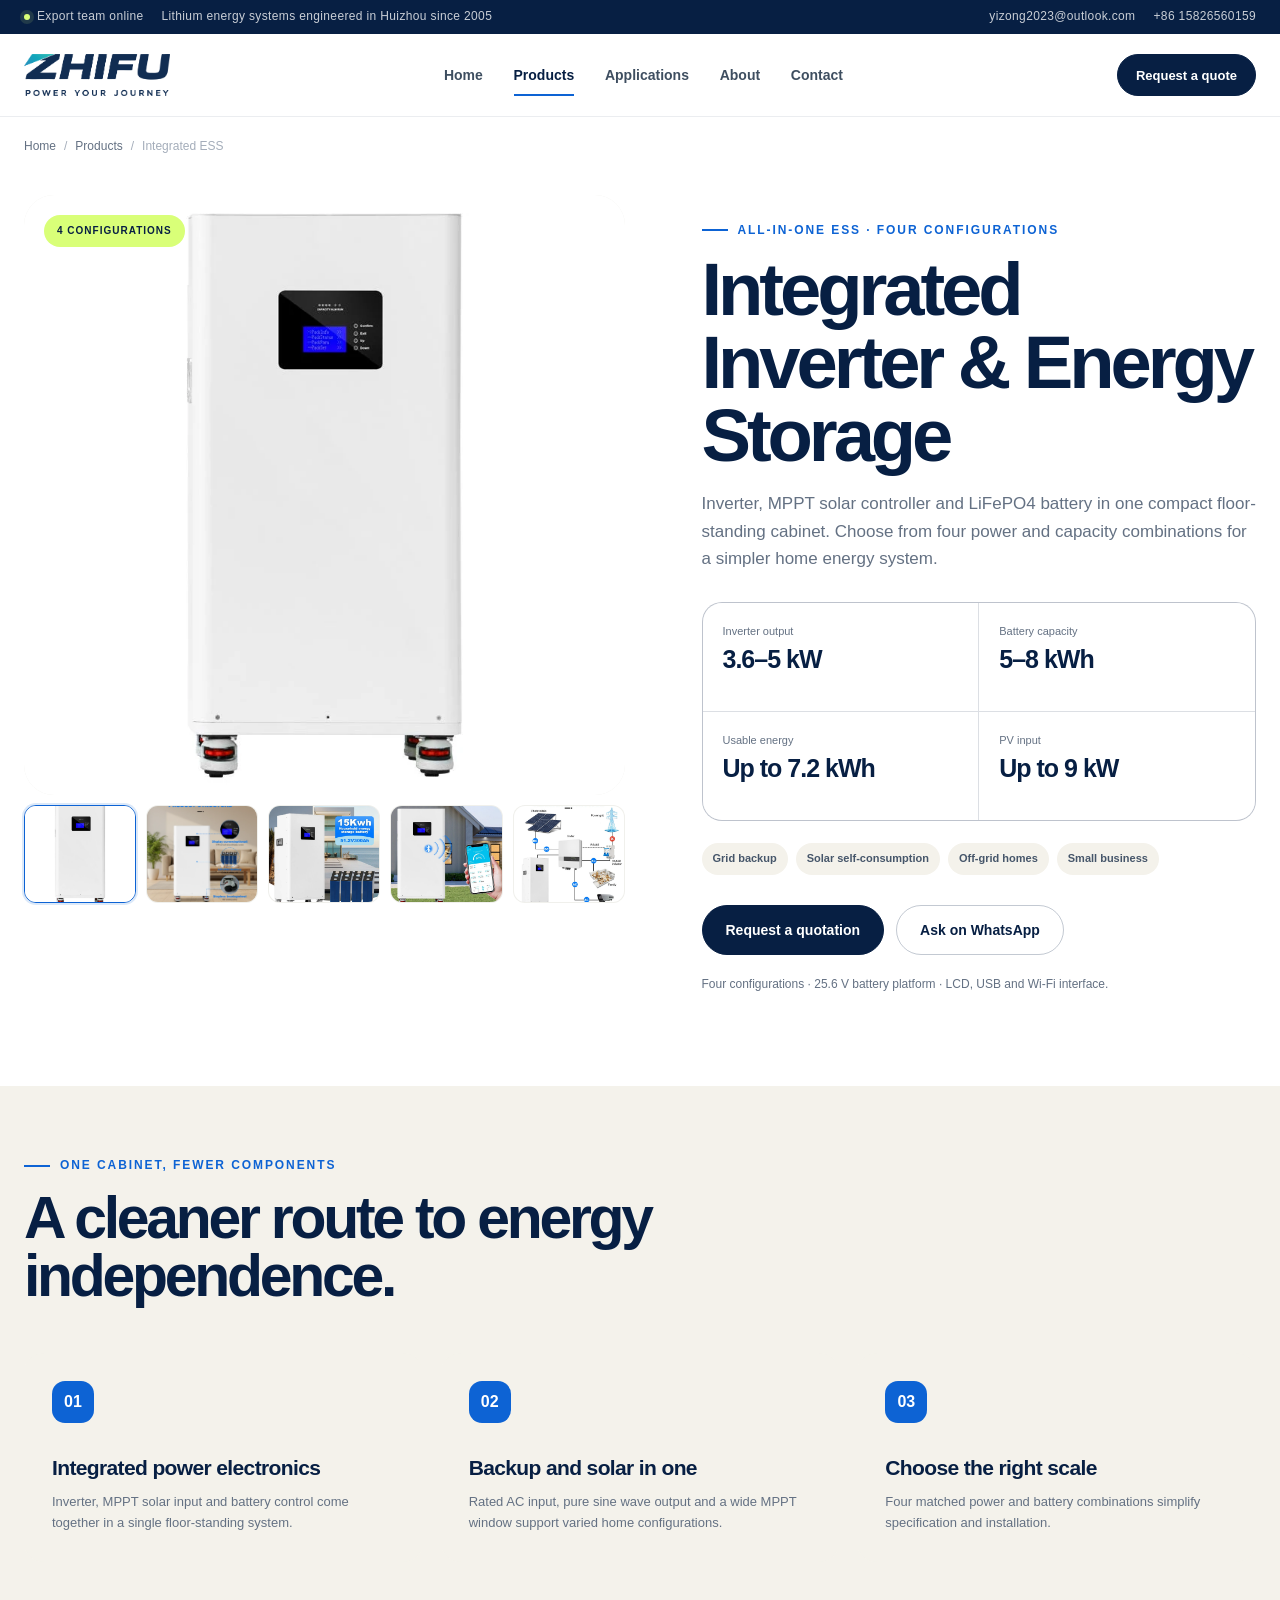
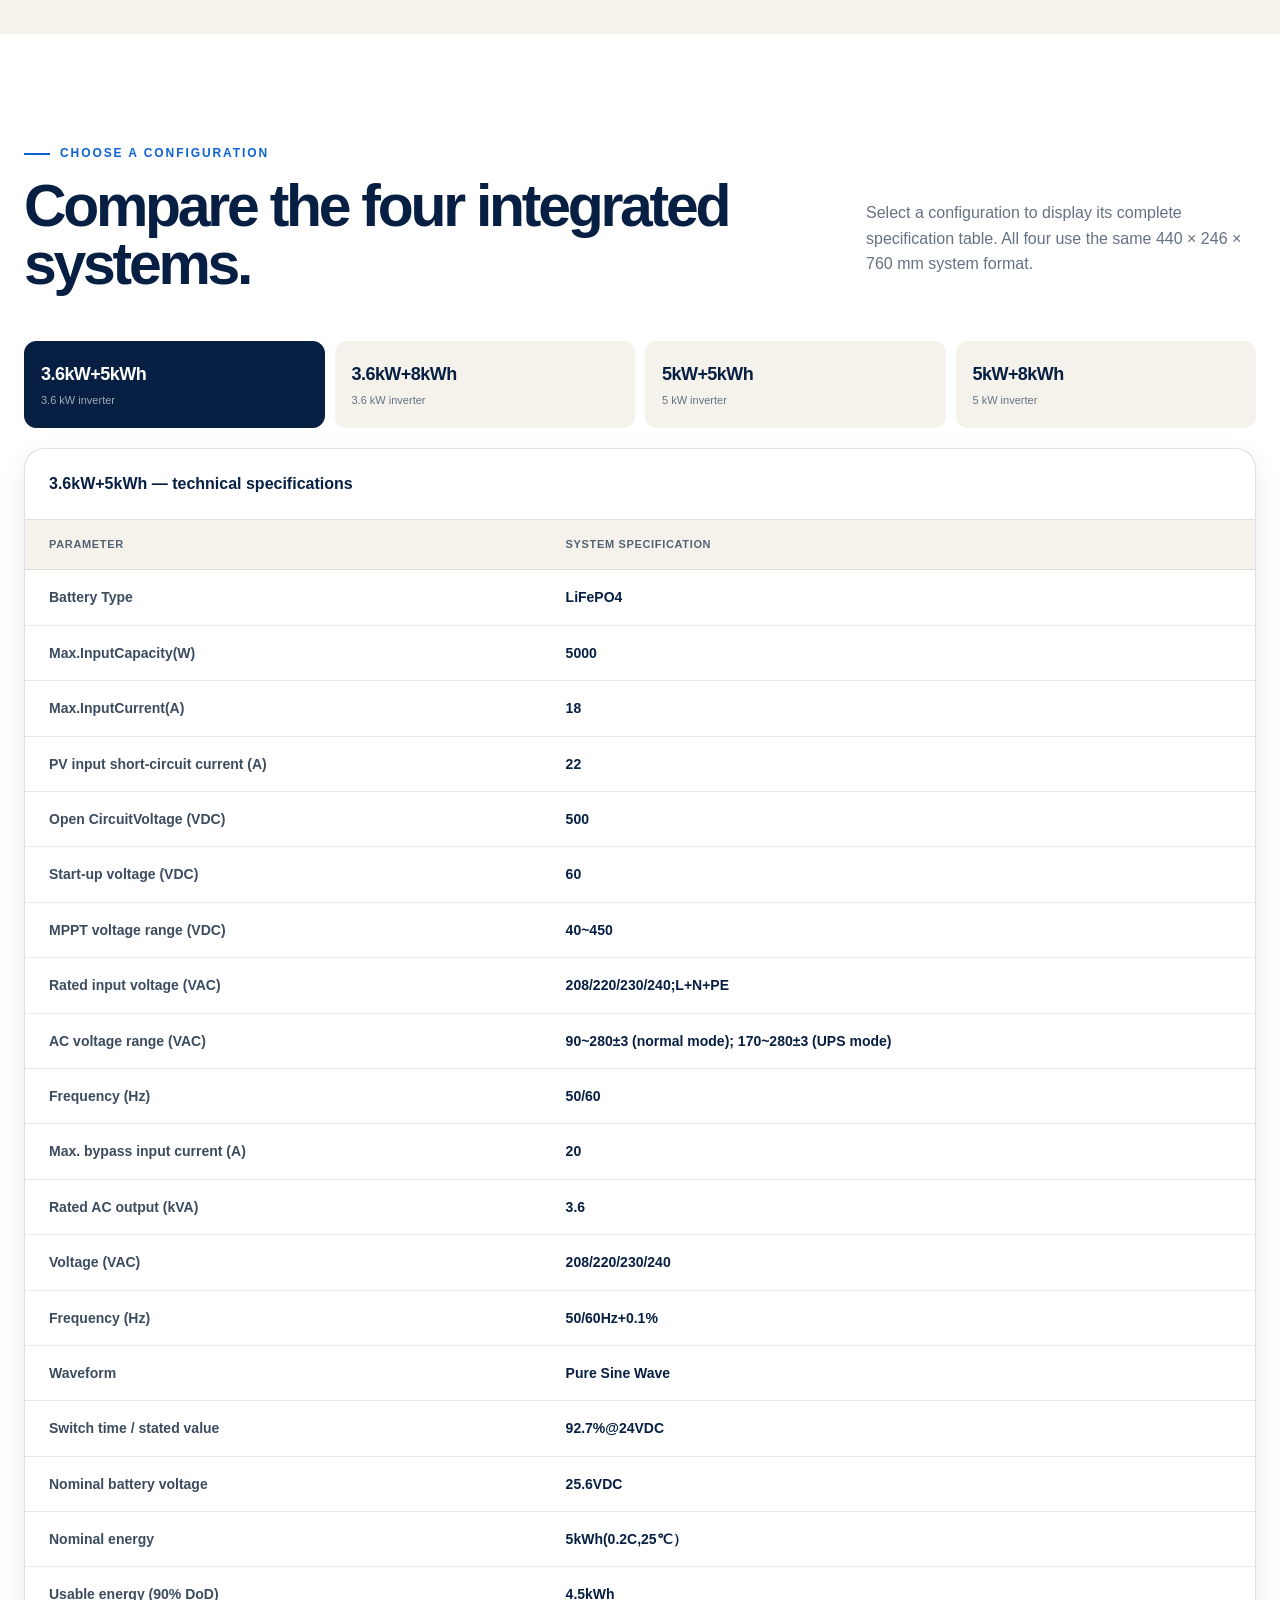
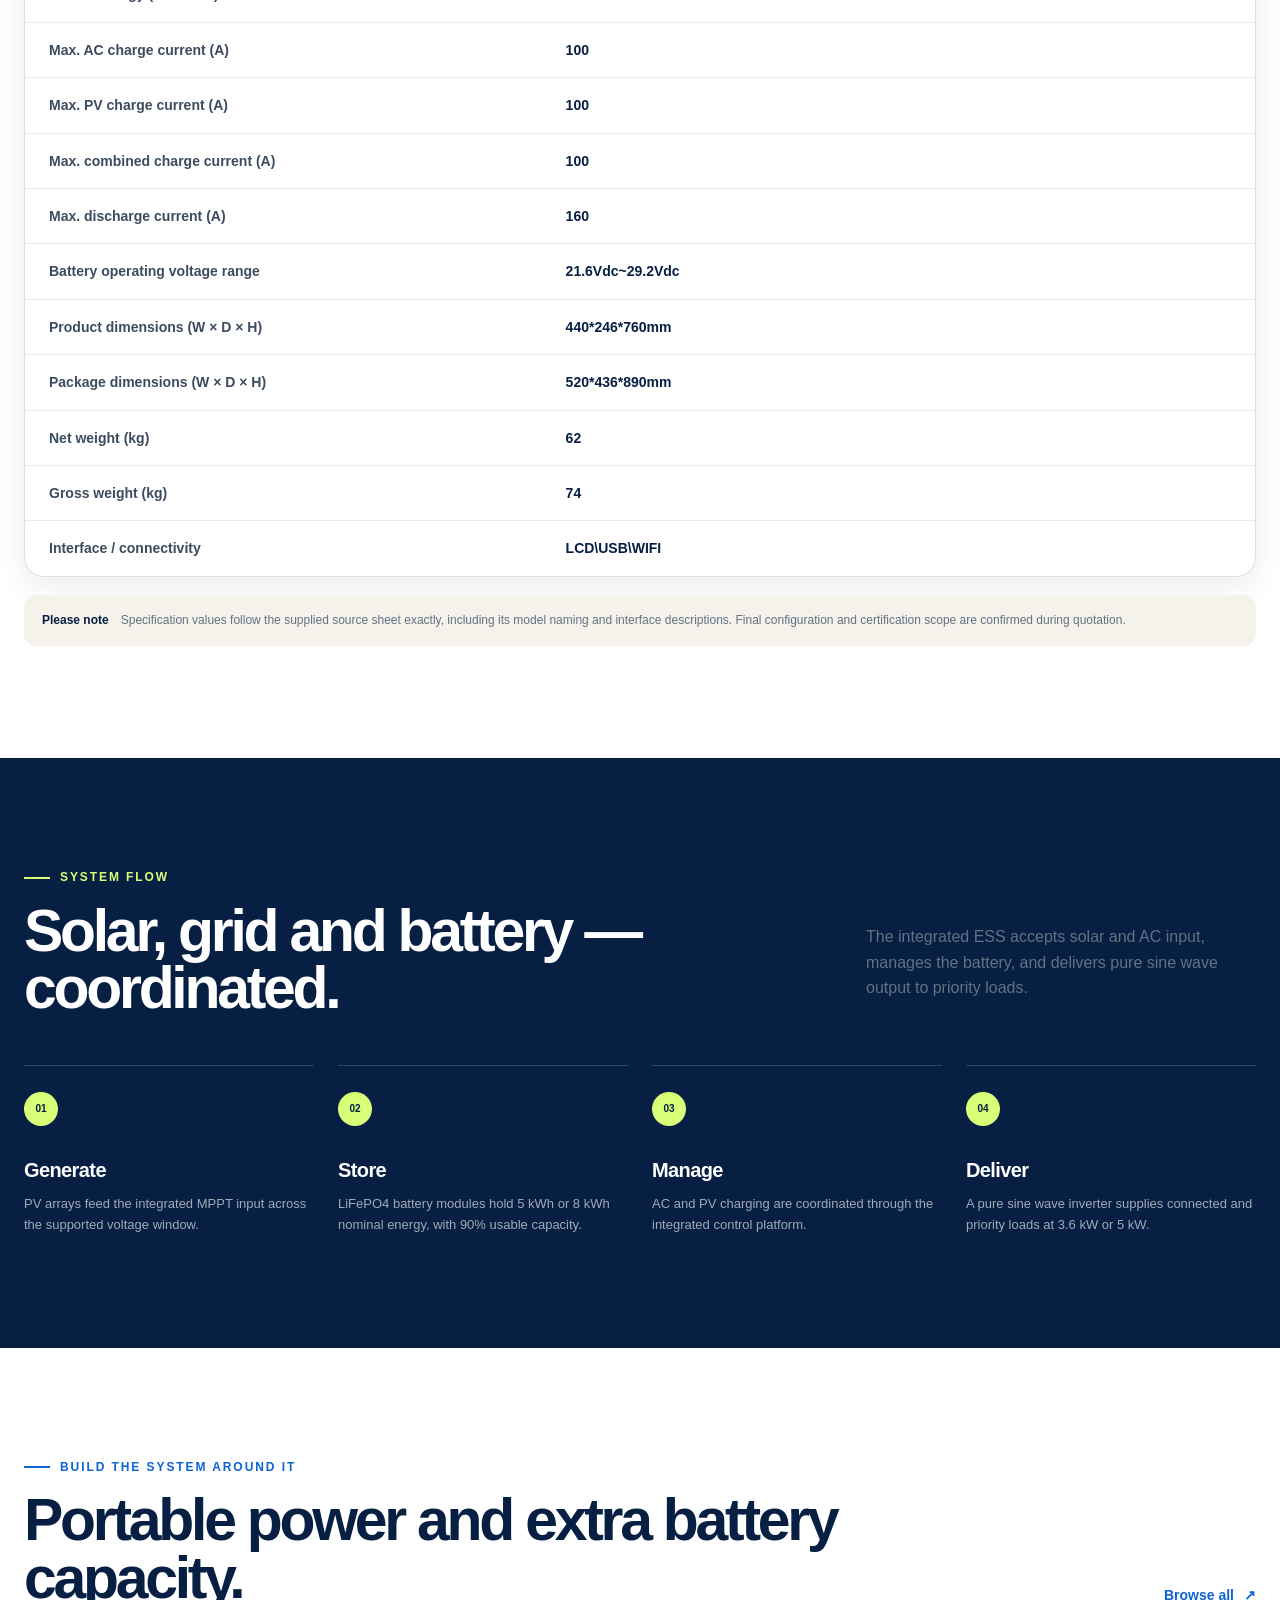
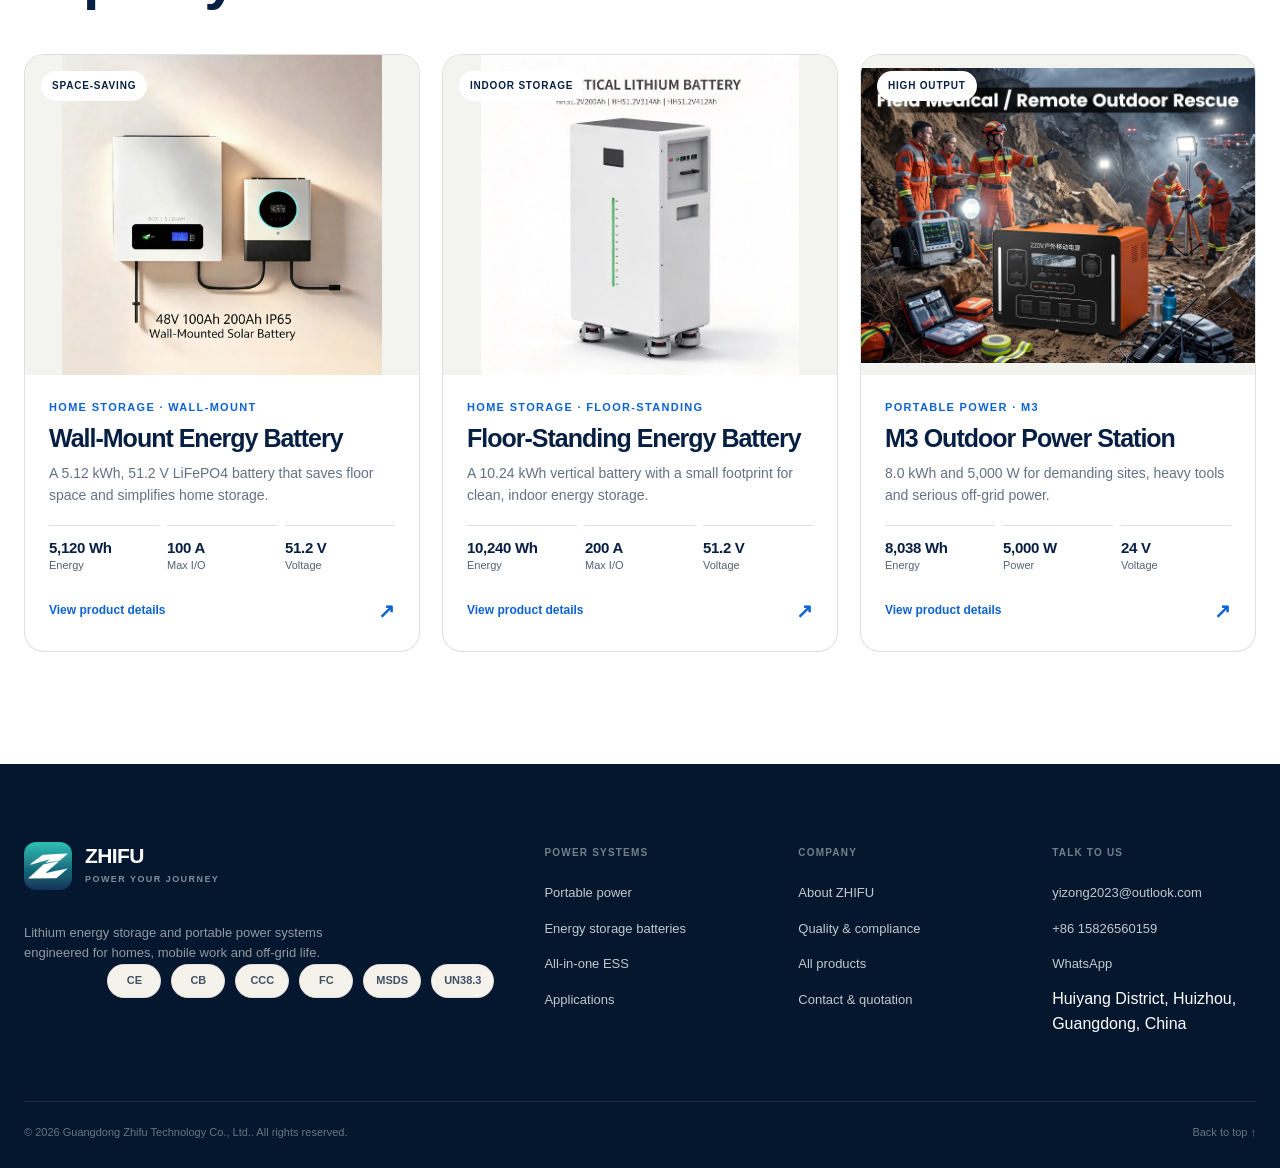
<file: products/integrated.html>
<!doctype html>
<html lang="en">
<head>

<meta charset="utf-8">
<meta name="viewport" content="width=device-width, initial-scale=1, viewport-fit=cover">
<title>Integrated Inverter &amp; Energy Storage | ZHIFU</title>
<meta name="description" content="Explore ZHIFU all-in-one home energy systems with 3.6 kW or 5 kW inverter output and 5 kWh or 8 kWh LiFePO4 storage.">
<meta name="theme-color" content="#071f43">
<meta name="robots" content="index, follow">
<meta property="og:type" content="website">
<meta property="og:site_name" content="ZHIFU Technology">
<meta property="og:title" content="Integrated Inverter &amp; Energy Storage | ZHIFU">
<meta property="og:description" content="Explore ZHIFU all-in-one home energy systems with 3.6 kW or 5 kW inverter output and 5 kWh or 8 kWh LiFePO4 storage.">
<meta property="og:image" content="../assets/images/og-cover.jpg">
<meta name="twitter:card" content="summary_large_image">
<link rel="icon" href="../assets/images/favicon.png" type="image/png">
<link rel="apple-touch-icon" href="../assets/images/apple-touch-icon.png">
<link rel="stylesheet" href="../assets/css/styles.css">


</head>
<body id="top" data-page="product">
<a class="skip-link" href="#main">Skip to content</a>

<div class="topbar">
  <div class="container topbar__inner">
    <div class="topbar__meta">
      <span class="topbar__status">Export team online</span>
      <span>Lithium energy systems engineered in Huizhou since 2005</span>
    </div>
    <div class="topbar__links">
      <a href="mailto:yizong2023@outlook.com">yizong2023@outlook.com</a>
      <a href="tel:+8615826560159">+86 15826560159</a>
    </div>
  </div>
</div>
<header class="site-header">
  <div class="container header-inner">
    <a class="brand" href="../index.html" aria-label="ZHIFU home">
      <img src="../assets/images/zhifu-primary.png" alt="ZHIFU — Power Your Journey" width="1580" height="449">
    </a>
    <nav class="nav__links" id="primaryNav" aria-label="Primary navigation">
      <a href="../index.html">Home</a>
      <a href="../products.html" class="is-active" aria-current="page">Products</a>
      <a href="../applications.html">Applications</a>
      <a href="../about.html">About</a>
      <a href="../contact.html">Contact</a>
    </nav>
    <div class="header-actions">
      <a class="btn btn--dark btn--sm" href="../contact.html">Request a quote</a>
      <button class="nav-toggle" type="button" aria-label="Open navigation" aria-expanded="false" aria-controls="primaryNav"><span></span></button>
    </div>
  </div>
</header>

<main id="main">

<div class="container"><nav class="crumbs" aria-label="Breadcrumb"><a href="../index.html">Home</a><span>/</span><a href="../products.html">Products</a><span>/</span><span>Integrated ESS</span></nav></div>
<section class="detail-hero">
  <div class="container detail-grid">
    
    <div class="gallery js-gallery">
      <div class="gallery__main">
        <span class="gallery__tag">4 configurations</span>
        <img src="../assets/images/integrated-main.webp" alt="Integrated Inverter &amp; Energy Storage">
      </div>
      <div class="gallery__thumbs"><button class="gallery__thumb is-active" type="button" data-src="../assets/images/integrated-main.webp" data-alt="Integrated Inverter &amp; Energy Storage image 1" aria-label="Show image 1"><img src="../assets/images/integrated-main.webp" alt="" loading="lazy"></button><button class="gallery__thumb" type="button" data-src="../assets/images/integrated-detail-1.webp" data-alt="Integrated Inverter &amp; Energy Storage image 2" aria-label="Show image 2"><img src="../assets/images/integrated-detail-1.webp" alt="" loading="lazy"></button><button class="gallery__thumb" type="button" data-src="../assets/images/integrated-detail-2.webp" data-alt="Integrated Inverter &amp; Energy Storage image 3" aria-label="Show image 3"><img src="../assets/images/integrated-detail-2.webp" alt="" loading="lazy"></button><button class="gallery__thumb" type="button" data-src="../assets/images/integrated-detail-3.webp" data-alt="Integrated Inverter &amp; Energy Storage image 4" aria-label="Show image 4"><img src="../assets/images/integrated-detail-3.webp" alt="" loading="lazy"></button><button class="gallery__thumb" type="button" data-src="../assets/images/integrated-detail-4.webp" data-alt="Integrated Inverter &amp; Energy Storage image 5" aria-label="Show image 5"><img src="../assets/images/integrated-detail-4.webp" alt="" loading="lazy"></button></div>
    </div>
    
    <div class="detail-summary">
      <p class="eyebrow">All-in-one ESS · Four configurations</p>
      <h1>Integrated Inverter &amp; Energy Storage</h1>
      <p class="detail-summary__sub">Inverter, MPPT solar controller and LiFePO4 battery in one compact floor-standing cabinet. Choose from four power and capacity combinations for a simpler home energy system.</p>
      <div class="metric-grid">
        <div class="metric"><small>Inverter output</small><strong>3.6–5 kW</strong></div>
        <div class="metric"><small>Battery capacity</small><strong>5–8 kWh</strong></div>
        <div class="metric"><small>Usable energy</small><strong>Up to 7.2 kWh</strong></div>
        <div class="metric"><small>PV input</small><strong>Up to 9 kW</strong></div>
      </div>
      <ul class="tag-list"><li>Grid backup</li><li>Solar self-consumption</li><li>Off-grid homes</li><li>Small business</li></ul>
      <div class="btn-group"><a class="btn btn--dark" href="../contact.html?model=integrated">Request a quotation</a><a class="btn btn--outline" href="https://wa.me/8615826560159" target="_blank" rel="noopener">Ask on WhatsApp</a></div>
      <p class="detail-note">Four configurations · 25.6 V battery platform · LCD, USB and Wi-Fi interface.</p>
    </div>
  </div>
</section>
<section class="section section--paper section--tight">
  <div class="container">
    <div class="section-head">
      <div class="section-head__copy"><p class="eyebrow">One cabinet, fewer components</p><h2 class="display-title display-title--small">A cleaner route to energy independence.</h2></div>
    </div>
    <div class="feature-strip">
      <article class="feature-strip__item"><span class="feature-strip__icon">01</span><h3>Integrated power electronics</h3><p>Inverter, MPPT solar input and battery control come together in a single floor-standing system.</p></article>
      <article class="feature-strip__item"><span class="feature-strip__icon">02</span><h3>Backup and solar in one</h3><p>Rated AC input, pure sine wave output and a wide MPPT window support varied home configurations.</p></article>
      <article class="feature-strip__item"><span class="feature-strip__icon">03</span><h3>Choose the right scale</h3><p>Four matched power and battery combinations simplify specification and installation.</p></article>
    </div>
  </div>
</section>
<section class="section">
  <div class="container" data-config-group>
    <div class="section-head">
      <div class="section-head__copy"><p class="eyebrow">Choose a configuration</p><h2 class="display-title display-title--small">Compare the four integrated systems.</h2></div>
      <p class="section-head__aside">Select a configuration to display its complete specification table. All four use the same 440 × 246 × 760 mm system format.</p>
    </div>
    <div class="config-tabs" role="tablist" aria-label="Integrated system configurations"><button class="config-tab" type="button" role="tab" aria-selected="true" aria-controls="config-1" id="config-1-tab"><strong>3.6kW+5kWh</strong><span>3.6 kW inverter</span></button><button class="config-tab" type="button" role="tab" aria-selected="false" aria-controls="config-2" id="config-2-tab"><strong>3.6kW+8kWh</strong><span>3.6 kW inverter</span></button><button class="config-tab" type="button" role="tab" aria-selected="false" aria-controls="config-3" id="config-3-tab"><strong>5kW+5kWh</strong><span>5 kW inverter</span></button><button class="config-tab" type="button" role="tab" aria-selected="false" aria-controls="config-4" id="config-4-tab"><strong>5kW+8kWh</strong><span>5 kW inverter</span></button></div>
    <div class="config-panel" id="config-1" role="tabpanel" aria-labelledby="config-1-tab">
    <div class="table-wrap">
      <table class="spec-table">
        <caption>3.6kW+5kWh — technical specifications</caption>
        <thead><tr><th scope="col">Parameter</th><th scope="col">System specification</th></tr></thead>
        <tbody><tr><th scope="row">Battery Type</th><td>LiFePO4</td></tr><tr><th scope="row">Max.InputCapacity(W)</th><td>5000</td></tr><tr><th scope="row">Max.InputCurrent(A)</th><td>18</td></tr><tr><th scope="row">PV input short-circuit current (A)</th><td>22</td></tr><tr><th scope="row">Open CircuitVoltage (VDC)</th><td>500</td></tr><tr><th scope="row">Start-up voltage (VDC)</th><td>60</td></tr><tr><th scope="row">MPPT voltage range (VDC)</th><td>40~450</td></tr><tr><th scope="row">Rated input voltage (VAC)</th><td>208/220/230/240;L+N+PE</td></tr><tr><th scope="row">AC voltage range (VAC)</th><td>90~280±3 (normal mode); 170~280±3 (UPS mode)</td></tr><tr><th scope="row">Frequency (Hz)</th><td>50/60</td></tr><tr><th scope="row">Max. bypass input current (A)</th><td>20</td></tr><tr><th scope="row">Rated AC output (kVA)</th><td>3.6</td></tr><tr><th scope="row">Voltage (VAC)</th><td>208/220/230/240</td></tr><tr><th scope="row">Frequency (Hz)</th><td>50/60Hz+0.1%</td></tr><tr><th scope="row">Waveform</th><td>Pure Sine Wave</td></tr><tr><th scope="row">Switch time / stated value</th><td>92.7%@24VDC</td></tr><tr><th scope="row">Nominal battery voltage</th><td>25.6VDC</td></tr><tr><th scope="row">Nominal energy</th><td>5kWh(0.2C,25℃）</td></tr><tr><th scope="row">Usable energy (90% DoD)</th><td>4.5kWh</td></tr><tr><th scope="row">Max. AC charge current (A)</th><td>100</td></tr><tr><th scope="row">Max. PV charge current (A)</th><td>100</td></tr><tr><th scope="row">Max. combined charge current (A)</th><td>100</td></tr><tr><th scope="row">Max. discharge current (A)</th><td>160</td></tr><tr><th scope="row">Battery operating voltage range</th><td>21.6Vdc~29.2Vdc</td></tr><tr><th scope="row">Product dimensions (W × D × H)</th><td>440*246*760mm</td></tr><tr><th scope="row">Package dimensions (W × D × H)</th><td>520*436*890mm</td></tr><tr><th scope="row">Net weight (kg)</th><td>62</td></tr><tr><th scope="row">Gross weight (kg)</th><td>74</td></tr><tr><th scope="row">Interface / connectivity</th><td>LCD\USB\WIFI</td></tr></tbody>
      </table>
    </div>
    </div><div class="config-panel" id="config-2" role="tabpanel" aria-labelledby="config-2-tab" hidden>
    <div class="table-wrap">
      <table class="spec-table">
        <caption>3.6kW+8kWh — technical specifications</caption>
        <thead><tr><th scope="col">Parameter</th><th scope="col">System specification</th></tr></thead>
        <tbody><tr><th scope="row">Battery Type</th><td>LiFePO4</td></tr><tr><th scope="row">Max.InputCapacity(W)</th><td>5000</td></tr><tr><th scope="row">Max.InputCurrent(A)</th><td>18</td></tr><tr><th scope="row">PV input short-circuit current (A)</th><td>22</td></tr><tr><th scope="row">Open CircuitVoltage (VDC)</th><td>500</td></tr><tr><th scope="row">Start-up voltage (VDC)</th><td>60</td></tr><tr><th scope="row">MPPT voltage range (VDC)</th><td>40~450</td></tr><tr><th scope="row">Rated input voltage (VAC)</th><td>208/220/230/240;L+N+PE</td></tr><tr><th scope="row">AC voltage range (VAC)</th><td>90~280±3 (normal mode); 170~280±3 (UPS mode)</td></tr><tr><th scope="row">Frequency (Hz)</th><td>50/60</td></tr><tr><th scope="row">Max. bypass input current (A)</th><td>20</td></tr><tr><th scope="row">Rated AC output (kVA)</th><td>3.6</td></tr><tr><th scope="row">Voltage (VAC)</th><td>208/220/230/240</td></tr><tr><th scope="row">Frequency (Hz)</th><td>50/60Hz+0.1%</td></tr><tr><th scope="row">Waveform</th><td>Pure Sine Wave</td></tr><tr><th scope="row">Switch time / stated value</th><td>92.7%@24VDC</td></tr><tr><th scope="row">Nominal battery voltage</th><td>25.6VDC</td></tr><tr><th scope="row">Nominal energy</th><td>8kWh(0.2C,26℃）</td></tr><tr><th scope="row">Usable energy (90% DoD)</th><td>7.2kWh</td></tr><tr><th scope="row">Max. AC charge current (A)</th><td>100</td></tr><tr><th scope="row">Max. PV charge current (A)</th><td>100</td></tr><tr><th scope="row">Max. combined charge current (A)</th><td>100</td></tr><tr><th scope="row">Max. discharge current (A)</th><td>160</td></tr><tr><th scope="row">Battery operating voltage range</th><td>21.6Vdc~29.2Vdc</td></tr><tr><th scope="row">Product dimensions (W × D × H)</th><td>440*246*760mm</td></tr><tr><th scope="row">Package dimensions (W × D × H)</th><td>520*436*890</td></tr><tr><th scope="row">Net weight (kg)</th><td>73</td></tr><tr><th scope="row">Gross weight (kg)</th><td>86</td></tr><tr><th scope="row">Interface / connectivity</th><td>LCD\USB\WIFI</td></tr></tbody>
      </table>
    </div>
    </div><div class="config-panel" id="config-3" role="tabpanel" aria-labelledby="config-3-tab" hidden>
    <div class="table-wrap">
      <table class="spec-table">
        <caption>5kW+5kWh — technical specifications</caption>
        <thead><tr><th scope="col">Parameter</th><th scope="col">System specification</th></tr></thead>
        <tbody><tr><th scope="row">Battery Type</th><td>LiFePO4</td></tr><tr><th scope="row">Max.InputCapacity(W)</th><td>9000</td></tr><tr><th scope="row">Max.InputCurrent(A)</th><td>27</td></tr><tr><th scope="row">PV input short-circuit current (A)</th><td>33</td></tr><tr><th scope="row">Open CircuitVoltage (VDC)</th><td>500</td></tr><tr><th scope="row">Start-up voltage (VDC)</th><td>80</td></tr><tr><th scope="row">MPPT voltage range (VDC)</th><td>60~450</td></tr><tr><th scope="row">Rated input voltage (VAC)</th><td>208/220/230/240;L+N+PE</td></tr><tr><th scope="row">AC voltage range (VAC)</th><td>90~280±3 (normal mode); 170~280±3 (UPS mode)</td></tr><tr><th scope="row">Frequency (Hz)</th><td>50/60</td></tr><tr><th scope="row">Max. bypass input current (A)</th><td>40</td></tr><tr><th scope="row">Rated AC output (kVA)</th><td>5</td></tr><tr><th scope="row">Voltage (VAC)</th><td>208/220/230/240</td></tr><tr><th scope="row">Frequency (Hz)</th><td>50/60Hz+0.1%</td></tr><tr><th scope="row">Waveform</th><td>Pure Sine Wave</td></tr><tr><th scope="row">Switch time / stated value</th><td>93.5%@24VDC</td></tr><tr><th scope="row">Nominal battery voltage</th><td>25.6VDC</td></tr><tr><th scope="row">Nominal energy</th><td>5kWh(0.2C,26℃）</td></tr><tr><th scope="row">Usable energy (90% DoD)</th><td>4.5kWh</td></tr><tr><th scope="row">Max. AC charge current (A)</th><td>160</td></tr><tr><th scope="row">Max. PV charge current (A)</th><td>160</td></tr><tr><th scope="row">Max. combined charge current (A)</th><td>160</td></tr><tr><th scope="row">Max. discharge current (A)</th><td>190</td></tr><tr><th scope="row">Battery operating voltage range</th><td>21.6Vdc~29.2Vdc</td></tr><tr><th scope="row">Product dimensions (W × D × H)</th><td>440*246*760</td></tr><tr><th scope="row">Package dimensions (W × D × H)</th><td>520*436*890</td></tr><tr><th scope="row">Net weight (kg)</th><td>58</td></tr><tr><th scope="row">Gross weight (kg)</th><td>72</td></tr><tr><th scope="row">Interface / connectivity</th><td>LCD\USB\WIFI</td></tr></tbody>
      </table>
    </div>
    </div><div class="config-panel" id="config-4" role="tabpanel" aria-labelledby="config-4-tab" hidden>
    <div class="table-wrap">
      <table class="spec-table">
        <caption>5kW+8kWh — technical specifications</caption>
        <thead><tr><th scope="col">Parameter</th><th scope="col">System specification</th></tr></thead>
        <tbody><tr><th scope="row">Battery Type</th><td>LiFePO4</td></tr><tr><th scope="row">Max.InputCapacity(W)</th><td>9000</td></tr><tr><th scope="row">Max.InputCurrent(A)</th><td>27</td></tr><tr><th scope="row">PV input short-circuit current (A)</th><td>33</td></tr><tr><th scope="row">Open CircuitVoltage (VDC)</th><td>500</td></tr><tr><th scope="row">Start-up voltage (VDC)</th><td>80</td></tr><tr><th scope="row">MPPT voltage range (VDC)</th><td>60~450</td></tr><tr><th scope="row">Rated input voltage (VAC)</th><td>208/220/230/240;L+N+PE</td></tr><tr><th scope="row">AC voltage range (VAC)</th><td>90~280±3 (normal mode); 170~280±3 (UPS mode)</td></tr><tr><th scope="row">Frequency (Hz)</th><td>50/60</td></tr><tr><th scope="row">Max. bypass input current (A)</th><td>40</td></tr><tr><th scope="row">Rated AC output (kVA)</th><td>5</td></tr><tr><th scope="row">Voltage (VAC)</th><td>208/220/230/240</td></tr><tr><th scope="row">Frequency (Hz)</th><td>50/60Hz+0.1%</td></tr><tr><th scope="row">Waveform</th><td>Pure Sine Wave</td></tr><tr><th scope="row">Switch time / stated value</th><td>93.5%@24VDC</td></tr><tr><th scope="row">Nominal battery voltage</th><td>25.6VDC</td></tr><tr><th scope="row">Nominal energy</th><td>8kWh(0.2C,26℃）</td></tr><tr><th scope="row">Usable energy (90% DoD)</th><td>7.2kWh</td></tr><tr><th scope="row">Max. AC charge current (A)</th><td>160</td></tr><tr><th scope="row">Max. PV charge current (A)</th><td>160</td></tr><tr><th scope="row">Max. combined charge current (A)</th><td>160</td></tr><tr><th scope="row">Max. discharge current (A)</th><td>190</td></tr><tr><th scope="row">Battery operating voltage range</th><td>21.6Vdc~29.2Vdc</td></tr><tr><th scope="row">Product dimensions (W × D × H)</th><td>440*246*760</td></tr><tr><th scope="row">Package dimensions (W × D × H)</th><td>520*436*890</td></tr><tr><th scope="row">Net weight (kg)</th><td>72</td></tr><tr><th scope="row">Gross weight (kg)</th><td>87</td></tr><tr><th scope="row">Interface / connectivity</th><td>LCD\USB\WIFI</td></tr></tbody>
      </table>
    </div>
    </div>
    <div class="spec-note"><strong>Please note</strong><span>Specification values follow the supplied source sheet exactly, including its model naming and interface descriptions. Final configuration and certification scope are confirmed during quotation.</span></div>
  </div>
</section>
<section class="section section--dark">
  <div class="container">
    <div class="section-head">
      <div class="section-head__copy"><p class="eyebrow">System flow</p><h2 class="display-title display-title--small">Solar, grid and battery — coordinated.</h2></div>
      <p class="section-head__aside">The integrated ESS accepts solar and AC input, manages the battery, and delivers pure sine wave output to priority loads.</p>
    </div>
    <div class="process-grid">
      <div class="process-step"><h3>Generate</h3><p>PV arrays feed the integrated MPPT input across the supported voltage window.</p></div>
      <div class="process-step"><h3>Store</h3><p>LiFePO4 battery modules hold 5 kWh or 8 kWh nominal energy, with 90% usable capacity.</p></div>
      <div class="process-step"><h3>Manage</h3><p>AC and PV charging are coordinated through the integrated control platform.</p></div>
      <div class="process-step"><h3>Deliver</h3><p>A pure sine wave inverter supplies connected and priority loads at 3.6 kW or 5 kW.</p></div>
    </div>
  </div>
</section>
<section class="section">
  <div class="container">
    <div class="section-head"><div class="section-head__copy"><p class="eyebrow">Build the system around it</p><h2 class="display-title display-title--small">Portable power and extra battery capacity.</h2></div><a class="text-link" href="../products.html">Browse all</a></div>
    <div class="grid grid--3">
    <article class="product-card reveal" data-category="storage">
      <div class="product-card__visual">
        <img src="../assets/images/storage-wall-main.webp" alt="Wall-Mount Energy Battery" loading="lazy">
        <span class="product-card__tag">Space-saving</span>
      </div>
      <div class="product-card__body">
        <p class="product-card__series">Home storage · Wall-mount</p>
        <h3><a href="storage-wall.html">Wall-Mount Energy Battery</a></h3>
        <p class="product-card__summary">A 5.12 kWh, 51.2 V LiFePO4 battery that saves floor space and simplifies home storage.</p>
        <div class="product-card__metrics">
          <span><strong>5,120 Wh</strong>Energy</span>
          <span><strong>100 A</strong>Max I/O</span>
          <span><strong>51.2 V</strong>Voltage</span>
        </div>
        <div class="product-card__foot"><span>View product details</span><span>↗</span></div>
      </div>
    </article>
    
    <article class="product-card reveal" data-category="storage">
      <div class="product-card__visual">
        <img src="../assets/images/storage-floor-main.webp" alt="Floor-Standing Energy Battery" loading="lazy">
        <span class="product-card__tag">Indoor storage</span>
      </div>
      <div class="product-card__body">
        <p class="product-card__series">Home storage · Floor-standing</p>
        <h3><a href="storage-floor.html">Floor-Standing Energy Battery</a></h3>
        <p class="product-card__summary">A 10.24 kWh vertical battery with a small footprint for clean, indoor energy storage.</p>
        <div class="product-card__metrics">
          <span><strong>10,240 Wh</strong>Energy</span>
          <span><strong>200 A</strong>Max I/O</span>
          <span><strong>51.2 V</strong>Voltage</span>
        </div>
        <div class="product-card__foot"><span>View product details</span><span>↗</span></div>
      </div>
    </article>
    
    <article class="product-card reveal" data-category="portable">
      <div class="product-card__visual">
        <img src="../assets/images/portable-m3-main.webp" alt="M3 Outdoor Power Station" loading="lazy">
        <span class="product-card__tag">High output</span>
      </div>
      <div class="product-card__body">
        <p class="product-card__series">Portable power · M3</p>
        <h3><a href="portable-m3.html">M3 Outdoor Power Station</a></h3>
        <p class="product-card__summary">8.0 kWh and 5,000 W for demanding sites, heavy tools and serious off-grid power.</p>
        <div class="product-card__metrics">
          <span><strong>8,038 Wh</strong>Energy</span>
          <span><strong>5,000 W</strong>Power</span>
          <span><strong>24 V</strong>Voltage</span>
        </div>
        <div class="product-card__foot"><span>View product details</span><span>↗</span></div>
      </div>
    </article>
    </div>
  </div>
</section>

</main>

<footer class="site-footer">
  <div class="container">
    <div class="footer-grid">
      <div>
        <a class="footer-brand" href="../index.html">
          <img class="footer-brand__mark" src="../assets/images/zhifu-mark.png" alt="" width="512" height="512">
          <span class="footer-brand__text"><strong>ZHIFU</strong><span>Power Your Journey</span></span>
        </a>
        <p class="footer-about">Lithium energy storage and portable power systems engineered for homes, mobile work and off-grid life.</p>
        <ul class="cert-list" aria-label="Certifications"><li>CE</li><li>CB</li><li>CCC</li><li>FC</li><li>MSDS</li><li>UN38.3</li></ul>
      </div>
      <div>
        <h3>Power systems</h3>
        <ul class="footer-links">
          <li><a href="../products.html?category=portable">Portable power</a></li>
          <li><a href="../products.html?category=storage">Energy storage batteries</a></li>
          <li><a href="../products.html?category=integrated">All-in-one ESS</a></li>
          <li><a href="../applications.html">Applications</a></li>
        </ul>
      </div>
      <div>
        <h3>Company</h3>
        <ul class="footer-links">
          <li><a href="../about.html">About ZHIFU</a></li>
          <li><a href="../about.html#quality">Quality & compliance</a></li>
          <li><a href="../products.html">All products</a></li>
          <li><a href="../contact.html">Contact & quotation</a></li>
        </ul>
      </div>
      <div>
        <h3>Talk to us</h3>
        <ul class="footer-links">
          <li><a href="mailto:yizong2023@outlook.com">yizong2023@outlook.com</a></li>
          <li><a href="tel:+8615826560159">+86 15826560159</a></li>
          <li><a href="https://wa.me/8615826560159" target="_blank" rel="noopener">WhatsApp</a></li>
          <li>Huiyang District, Huizhou, Guangdong, China</li>
        </ul>
      </div>
    </div>
    <div class="footer-bottom">
      <span>© <span data-year>2026</span> Guangdong Zhifu Technology Co., Ltd.. All rights reserved.</span>
      <a class="back-to-top" href="#top">Back to top ↑</a>
    </div>
  </div>
</footer>

<script src="../assets/js/site.js" defer></script>
</body>
</html>
</file>
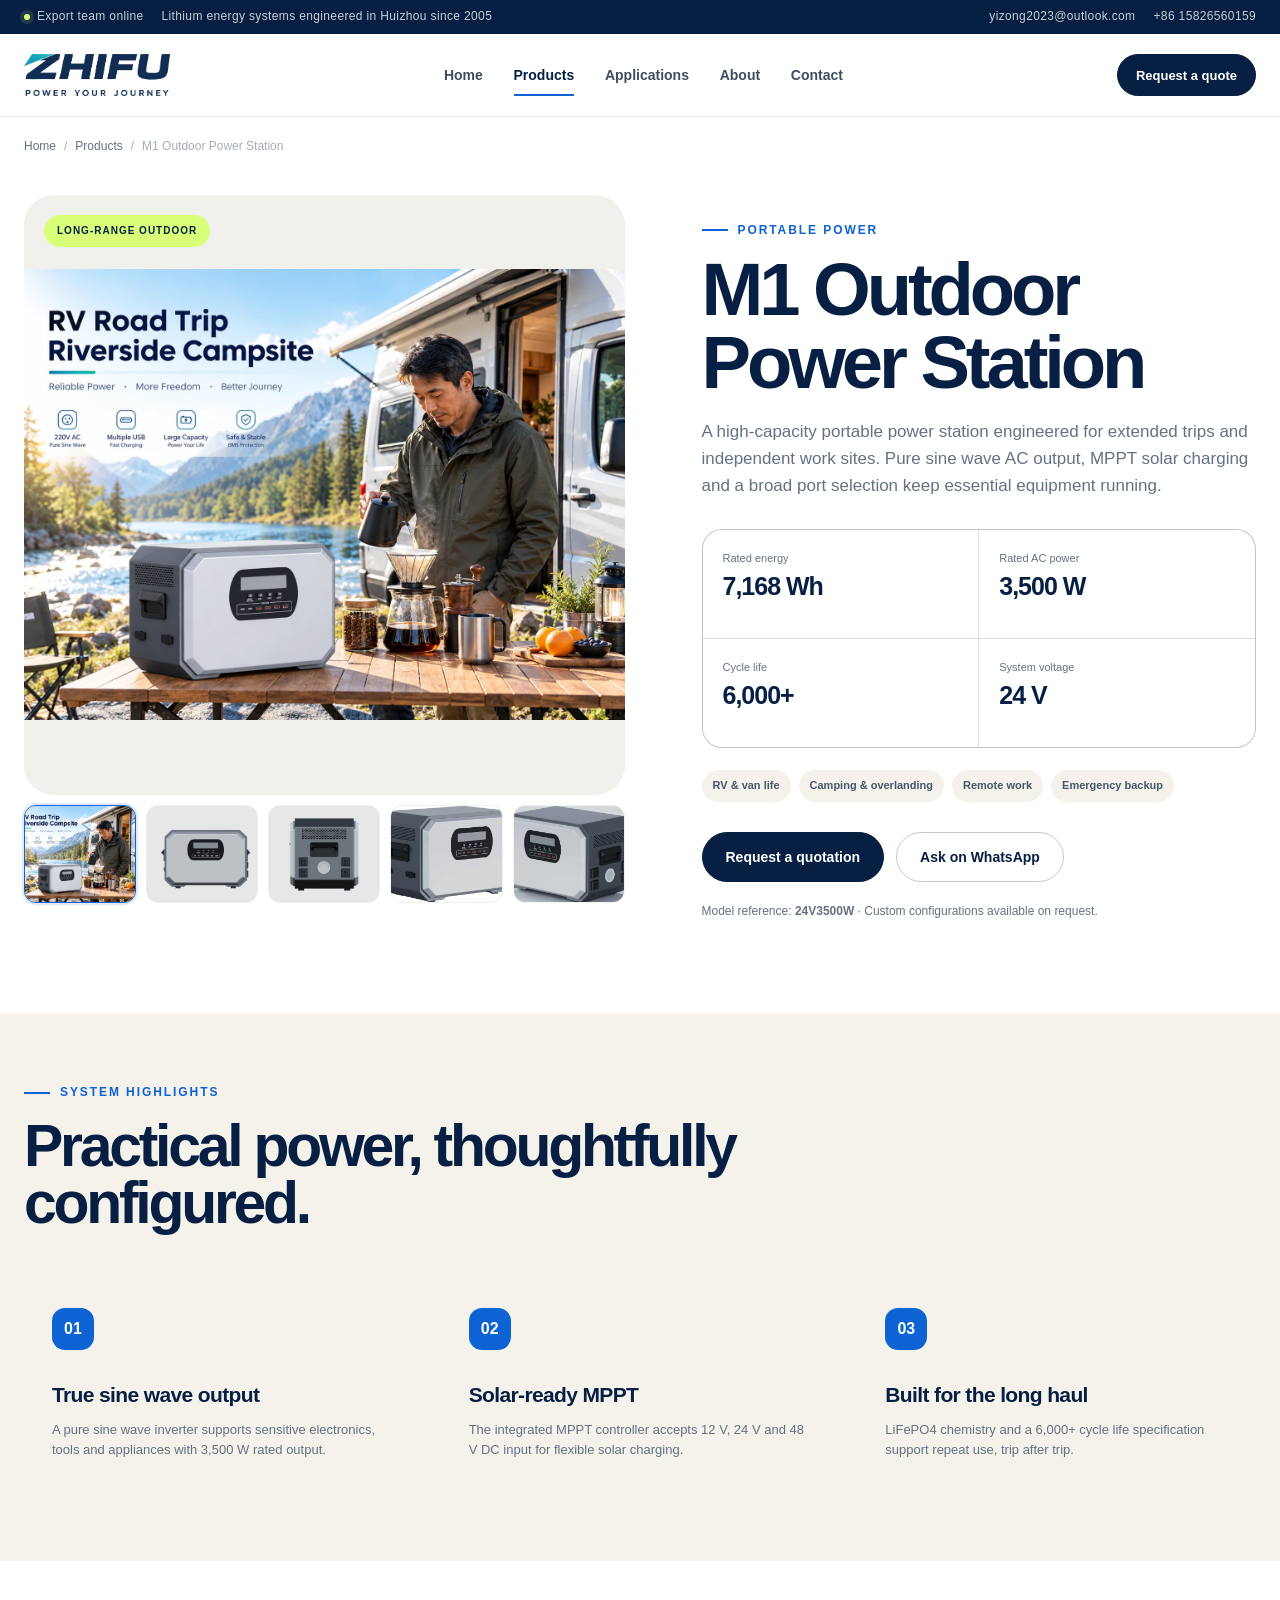
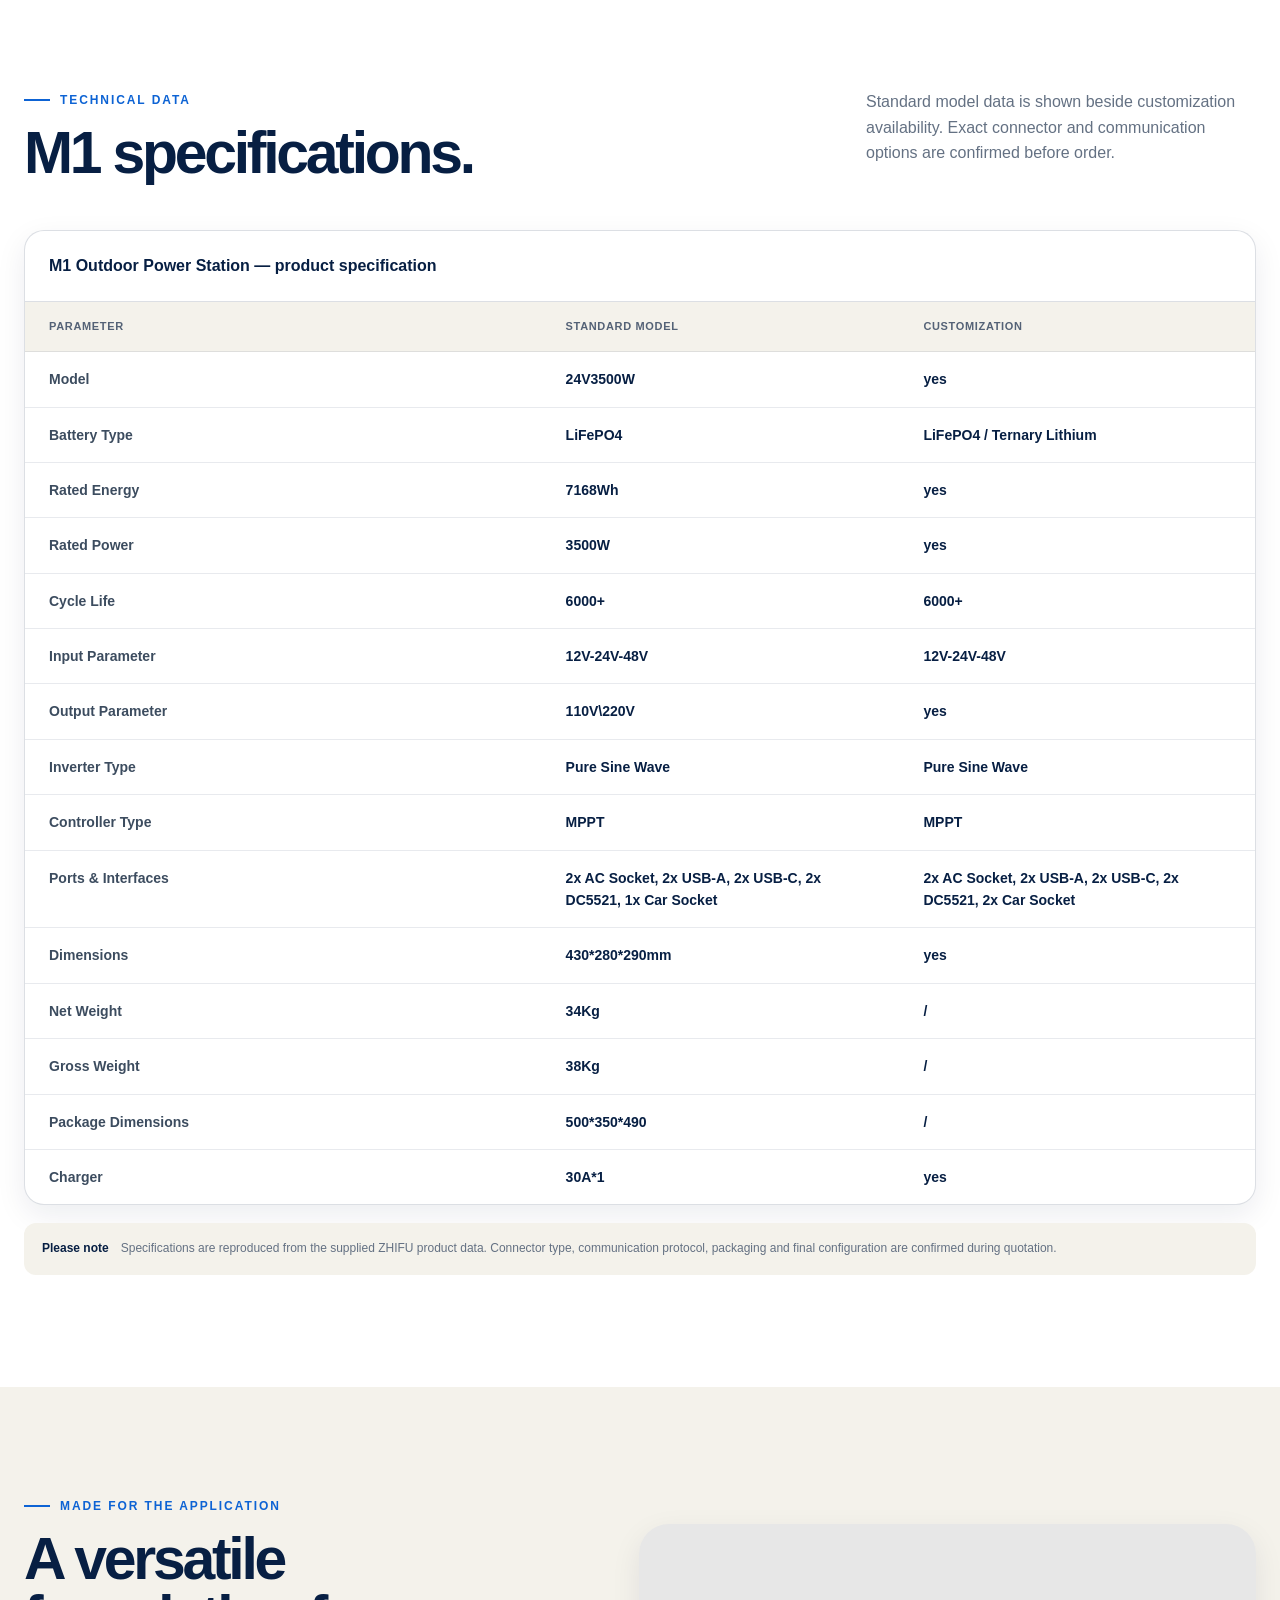
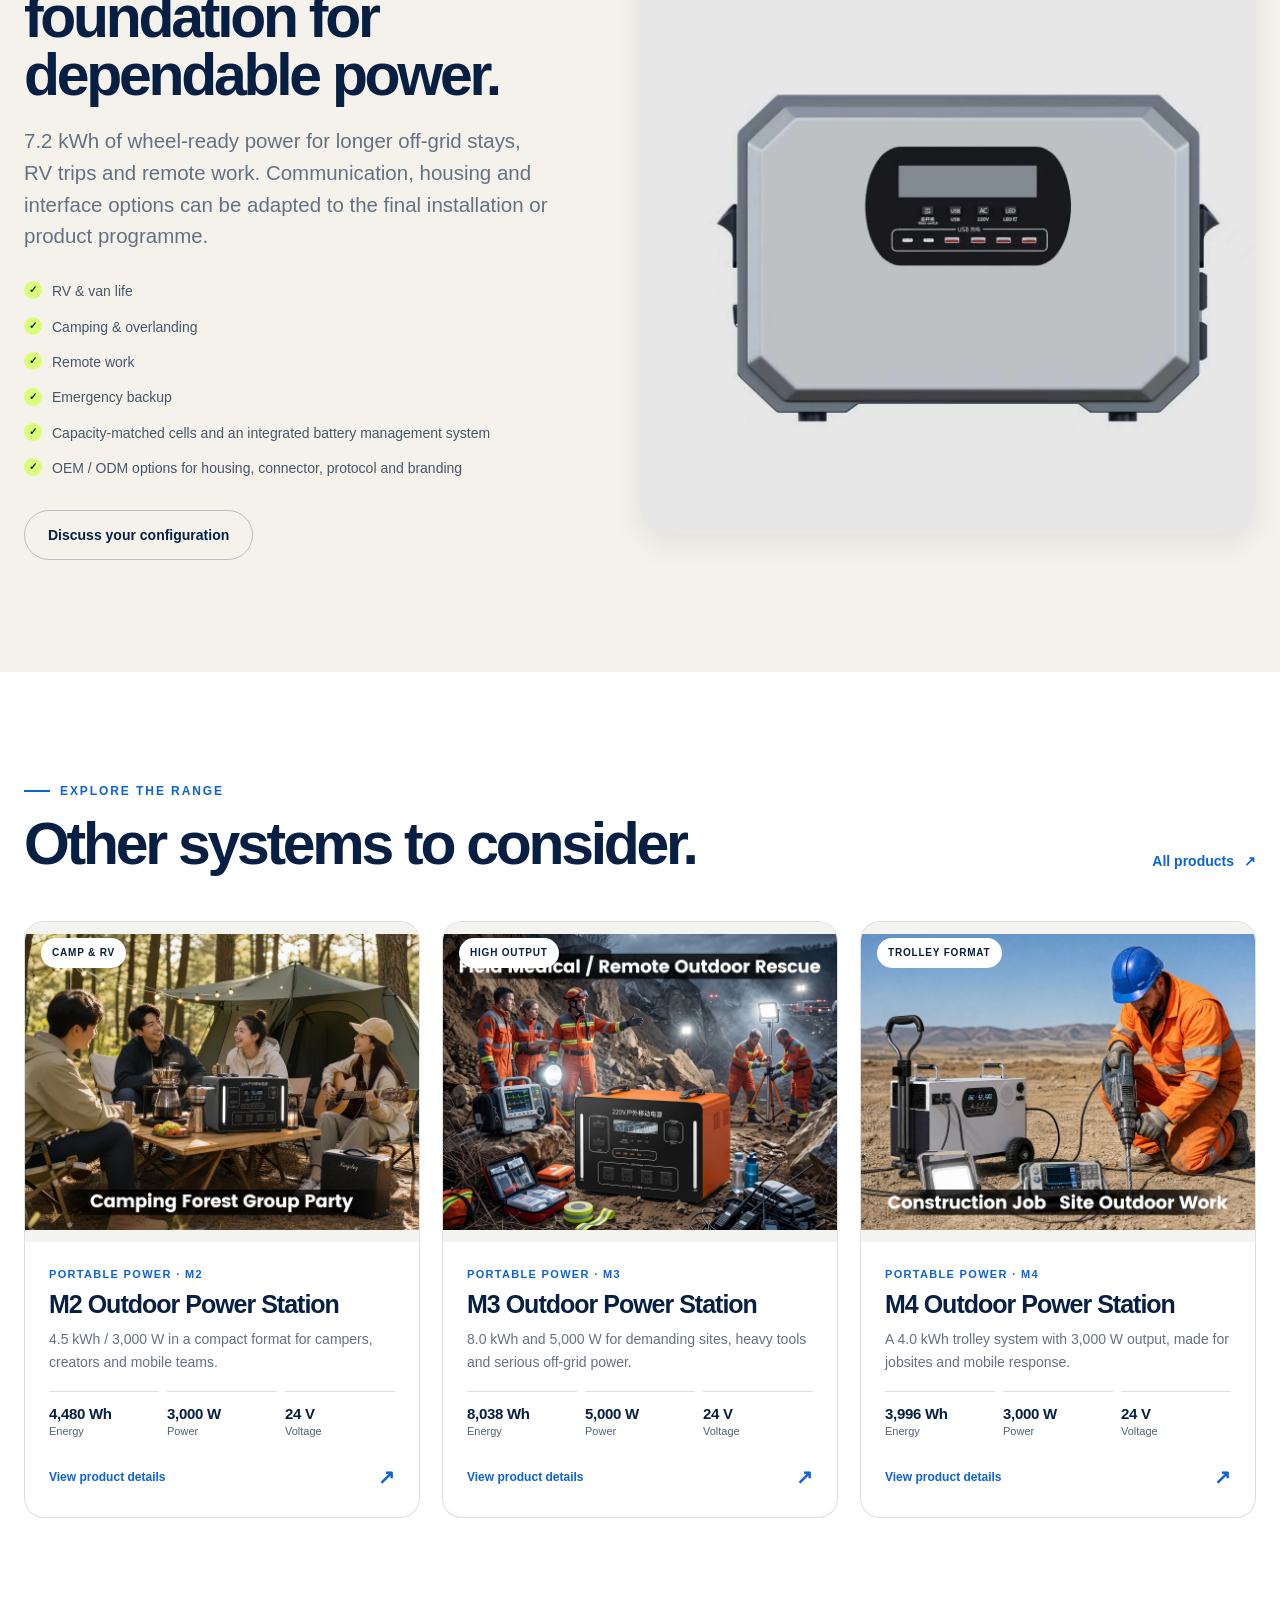
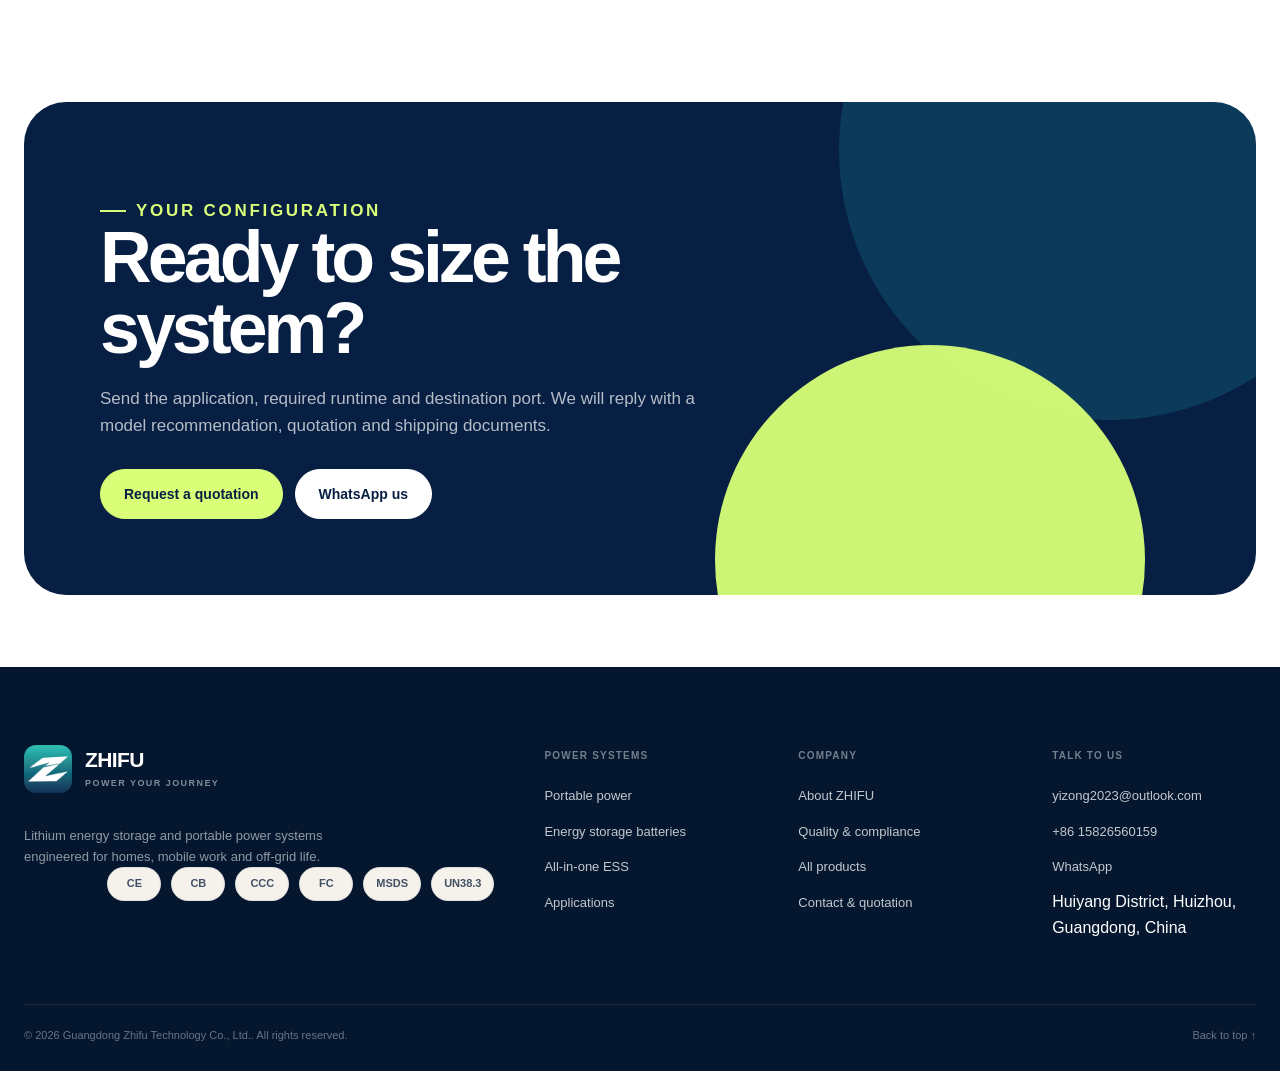
<file: products/portable-m1.html>
<!doctype html>
<html lang="en">
<head>

<meta charset="utf-8">
<meta name="viewport" content="width=device-width, initial-scale=1, viewport-fit=cover">
<title>M1 Outdoor Power Station | ZHIFU</title>
<meta name="description" content="A high-capacity portable power station engineered for extended trips and independent work sites. Pure sine wave AC output, MPPT solar charging and a broad port selection keep essential equipment running.">
<meta name="theme-color" content="#071f43">
<meta name="robots" content="index, follow">
<meta property="og:type" content="website">
<meta property="og:site_name" content="ZHIFU Technology">
<meta property="og:title" content="M1 Outdoor Power Station | ZHIFU">
<meta property="og:description" content="A high-capacity portable power station engineered for extended trips and independent work sites. Pure sine wave AC output, MPPT solar charging and a broad port selection keep essential equipment running.">
<meta property="og:image" content="../assets/images/og-cover.jpg">
<meta name="twitter:card" content="summary_large_image">
<link rel="icon" href="../assets/images/favicon.png" type="image/png">
<link rel="apple-touch-icon" href="../assets/images/apple-touch-icon.png">
<link rel="stylesheet" href="../assets/css/styles.css">
<script type="application/ld+json">{"@context": "https://schema.org", "@type": "Product", "name": "M1 Outdoor Power Station", "sku": "24V3500W", "brand": {"@type": "Brand", "name": "ZHIFU"}, "category": "Portable power", "description": "A high-capacity portable power station engineered for extended trips and independent work sites. Pure sine wave AC output, MPPT solar charging and a broad port selection keep essential equipment running.", "image": "assets/images/portable-m1-main.webp", "manufacturer": {"@type": "Organization", "name": "Guangdong Zhifu Technology Co., Ltd."}, "additionalProperty": [{"@type": "PropertyValue", "name": "Energy", "value": "7,168 Wh"}, {"@type": "PropertyValue", "name": "Power / current", "value": "3,500 W"}, {"@type": "PropertyValue", "name": "Voltage", "value": "24 V"}]}</script>

</head>
<body id="top" data-page="product">
<a class="skip-link" href="#main">Skip to content</a>

<div class="topbar">
  <div class="container topbar__inner">
    <div class="topbar__meta">
      <span class="topbar__status">Export team online</span>
      <span>Lithium energy systems engineered in Huizhou since 2005</span>
    </div>
    <div class="topbar__links">
      <a href="mailto:yizong2023@outlook.com">yizong2023@outlook.com</a>
      <a href="tel:+8615826560159">+86 15826560159</a>
    </div>
  </div>
</div>
<header class="site-header">
  <div class="container header-inner">
    <a class="brand" href="../index.html" aria-label="ZHIFU home">
      <img src="../assets/images/zhifu-primary.png" alt="ZHIFU — Power Your Journey" width="1580" height="449">
    </a>
    <nav class="nav__links" id="primaryNav" aria-label="Primary navigation">
      <a href="../index.html">Home</a>
      <a href="../products.html" class="is-active" aria-current="page">Products</a>
      <a href="../applications.html">Applications</a>
      <a href="../about.html">About</a>
      <a href="../contact.html">Contact</a>
    </nav>
    <div class="header-actions">
      <a class="btn btn--dark btn--sm" href="../contact.html">Request a quote</a>
      <button class="nav-toggle" type="button" aria-label="Open navigation" aria-expanded="false" aria-controls="primaryNav"><span></span></button>
    </div>
  </div>
</header>

<main id="main">

<div class="container"><nav class="crumbs" aria-label="Breadcrumb"><a href="../index.html">Home</a><span>/</span><a href="../products.html">Products</a><span>/</span><span>M1 Outdoor Power Station</span></nav></div>
<section class="detail-hero">
  <div class="container detail-grid">
    
    <div class="gallery js-gallery">
      <div class="gallery__main">
        <span class="gallery__tag">Long-range outdoor</span>
        <img src="../assets/images/portable-m1-main.webp" alt="M1 Outdoor Power Station">
      </div>
      <div class="gallery__thumbs"><button class="gallery__thumb is-active" type="button" data-src="../assets/images/portable-m1-main.webp" data-alt="M1 Outdoor Power Station image 1" aria-label="Show image 1"><img src="../assets/images/portable-m1-main.webp" alt="" loading="lazy"></button><button class="gallery__thumb" type="button" data-src="../assets/images/portable-m1-detail-1.webp" data-alt="M1 Outdoor Power Station image 2" aria-label="Show image 2"><img src="../assets/images/portable-m1-detail-1.webp" alt="" loading="lazy"></button><button class="gallery__thumb" type="button" data-src="../assets/images/portable-m1-detail-2.webp" data-alt="M1 Outdoor Power Station image 3" aria-label="Show image 3"><img src="../assets/images/portable-m1-detail-2.webp" alt="" loading="lazy"></button><button class="gallery__thumb" type="button" data-src="../assets/images/portable-m1-detail-3.webp" data-alt="M1 Outdoor Power Station image 4" aria-label="Show image 4"><img src="../assets/images/portable-m1-detail-3.webp" alt="" loading="lazy"></button><button class="gallery__thumb" type="button" data-src="../assets/images/portable-m1-detail-4.webp" data-alt="M1 Outdoor Power Station image 5" aria-label="Show image 5"><img src="../assets/images/portable-m1-detail-4.webp" alt="" loading="lazy"></button></div>
    </div>
    
    <div class="detail-summary">
      <p class="eyebrow">Portable power</p>
      <h1>M1 Outdoor Power Station</h1>
      <p class="detail-summary__sub">A high-capacity portable power station engineered for extended trips and independent work sites. Pure sine wave AC output, MPPT solar charging and a broad port selection keep essential equipment running.</p>
      <div class="metric-grid"><div class="metric"><small>Rated energy</small><strong>7,168 Wh</strong></div><div class="metric"><small>Rated AC power</small><strong>3,500 W</strong></div><div class="metric"><small>Cycle life</small><strong>6,000+</strong></div><div class="metric"><small>System voltage</small><strong>24 V</strong></div></div>
      <ul class="tag-list"><li>RV &amp; van life</li><li>Camping &amp; overlanding</li><li>Remote work</li><li>Emergency backup</li></ul>
      <div class="btn-group"><a class="btn btn--dark" href="../contact.html?model=portable-m1">Request a quotation</a><a class="btn btn--outline" href="https://wa.me/8615826560159?text=I%20am%20interested%20in%20the%20M1%20Outdoor%20Power%20Station" target="_blank" rel="noopener">Ask on WhatsApp</a></div>
      <p class="detail-note">Model reference: <strong>24V3500W</strong> · Custom configurations available on request.</p>
    </div>
  </div>
</section>
<section class="section section--paper section--tight">
  <div class="container">
    <div class="section-head">
      <div class="section-head__copy"><p class="eyebrow">System highlights</p><h2 class="display-title display-title--small">Practical power, thoughtfully configured.</h2></div>
    </div>
    <div class="feature-strip"><article class="feature-strip__item reveal"><span class="feature-strip__icon">01</span><h3>True sine wave output</h3><p>A pure sine wave inverter supports sensitive electronics, tools and appliances with 3,500 W rated output.</p></article><article class="feature-strip__item reveal"><span class="feature-strip__icon">02</span><h3>Solar-ready MPPT</h3><p>The integrated MPPT controller accepts 12 V, 24 V and 48 V DC input for flexible solar charging.</p></article><article class="feature-strip__item reveal"><span class="feature-strip__icon">03</span><h3>Built for the long haul</h3><p>LiFePO4 chemistry and a 6,000+ cycle life specification support repeat use, trip after trip.</p></article></div>
  </div>
</section>
<section class="section">
  <div class="container">
    <div class="section-head">
      <div class="section-head__copy"><p class="eyebrow">Technical data</p><h2 class="display-title display-title--small">M1 specifications.</h2></div>
      <p class="section-head__aside">Standard model data is shown beside customization availability. Exact connector and communication options are confirmed before order.</p>
    </div>
    
    <div class="table-wrap">
      <table class="spec-table">
        <caption>M1 Outdoor Power Station — product specification</caption>
        <thead><tr><th scope="col">Parameter</th><th scope="col">Standard model</th><th scope="col">Customization</th></tr></thead>
        <tbody><tr><th scope="row">Model</th><td>24V3500W</td><td>yes</td></tr><tr><th scope="row">Battery Type</th><td>LiFePO4</td><td>LiFePO4 / Ternary Lithium</td></tr><tr><th scope="row">Rated Energy</th><td>7168Wh</td><td>yes</td></tr><tr><th scope="row">Rated Power</th><td>3500W</td><td>yes</td></tr><tr><th scope="row">Cycle Life</th><td>6000+</td><td>6000+</td></tr><tr><th scope="row">Input Parameter</th><td>12V-24V-48V</td><td>12V-24V-48V</td></tr><tr><th scope="row">Output Parameter</th><td>110V\220V</td><td>yes</td></tr><tr><th scope="row">Inverter Type</th><td>Pure Sine Wave</td><td>Pure Sine Wave</td></tr><tr><th scope="row">Controller Type</th><td>MPPT</td><td>MPPT</td></tr><tr><th scope="row">Ports &amp; Interfaces</th><td>2x AC Socket, 2x USB-A, 2x USB-C, 2x DC5521, 1x Car Socket</td><td>2x AC Socket, 2x USB-A, 2x USB-C, 2x DC5521, 2x Car Socket</td></tr><tr><th scope="row">Dimensions</th><td>430*280*290mm</td><td>yes</td></tr><tr><th scope="row">Net Weight</th><td>34Kg</td><td>/</td></tr><tr><th scope="row">Gross Weight</th><td>38Kg</td><td>/</td></tr><tr><th scope="row">Package Dimensions</th><td>500*350*490</td><td>/</td></tr><tr><th scope="row">Charger</th><td>30A*1</td><td>yes</td></tr></tbody>
      </table>
    </div>
    <div class="spec-note"><strong>Please note</strong><span>Specifications are reproduced from the supplied ZHIFU product data. Connector type, communication protocol, packaging and final configuration are confirmed during quotation.</span></div>
    
  </div>
</section>
<section class="section section--paper">
  <div class="container story-grid">
    <div>
      <p class="eyebrow">Made for the application</p>
      <h2 class="display-title display-title--small">A versatile foundation for dependable power.</h2>
      <p class="lead">7.2 kWh of wheel-ready power for longer off-grid stays, RV trips and remote work. Communication, housing and interface options can be adapted to the final installation or product programme.</p>
      <ul class="tick-list"><li>RV &amp; van life</li><li>Camping &amp; overlanding</li><li>Remote work</li><li>Emergency backup</li><li>Capacity-matched cells and an integrated battery management system</li><li>OEM / ODM options for housing, connector, protocol and branding</li></ul>
      <div class="btn-group"><a class="btn btn--outline" href="../contact.html?model=portable-m1">Discuss your configuration</a></div>
    </div>
    <div class="image-frame image-frame--tall reveal"><img src="../assets/images/portable-m1-detail-1.webp" alt="M1 Outdoor Power Station detail" loading="lazy"></div>
  </div>
</section>
<section class="section">
  <div class="container">
    <div class="section-head">
      <div class="section-head__copy"><p class="eyebrow">Explore the range</p><h2 class="display-title display-title--small">Other systems to consider.</h2></div>
      <a class="text-link" href="../products.html">All products</a>
    </div>
    <div class="grid grid--3">
    <article class="product-card reveal" data-category="portable">
      <div class="product-card__visual">
        <img src="../assets/images/portable-m2-main.webp" alt="M2 Outdoor Power Station" loading="lazy">
        <span class="product-card__tag">Camp &amp; RV</span>
      </div>
      <div class="product-card__body">
        <p class="product-card__series">Portable power · M2</p>
        <h3><a href="portable-m2.html">M2 Outdoor Power Station</a></h3>
        <p class="product-card__summary">4.5 kWh / 3,000 W in a compact format for campers, creators and mobile teams.</p>
        <div class="product-card__metrics">
          <span><strong>4,480 Wh</strong>Energy</span>
          <span><strong>3,000 W</strong>Power</span>
          <span><strong>24 V</strong>Voltage</span>
        </div>
        <div class="product-card__foot"><span>View product details</span><span>↗</span></div>
      </div>
    </article>
    
    <article class="product-card reveal" data-category="portable">
      <div class="product-card__visual">
        <img src="../assets/images/portable-m3-main.webp" alt="M3 Outdoor Power Station" loading="lazy">
        <span class="product-card__tag">High output</span>
      </div>
      <div class="product-card__body">
        <p class="product-card__series">Portable power · M3</p>
        <h3><a href="portable-m3.html">M3 Outdoor Power Station</a></h3>
        <p class="product-card__summary">8.0 kWh and 5,000 W for demanding sites, heavy tools and serious off-grid power.</p>
        <div class="product-card__metrics">
          <span><strong>8,038 Wh</strong>Energy</span>
          <span><strong>5,000 W</strong>Power</span>
          <span><strong>24 V</strong>Voltage</span>
        </div>
        <div class="product-card__foot"><span>View product details</span><span>↗</span></div>
      </div>
    </article>
    
    <article class="product-card reveal" data-category="portable">
      <div class="product-card__visual">
        <img src="../assets/images/portable-m4-main.webp" alt="M4 Outdoor Power Station" loading="lazy">
        <span class="product-card__tag">Trolley format</span>
      </div>
      <div class="product-card__body">
        <p class="product-card__series">Portable power · M4</p>
        <h3><a href="portable-m4.html">M4 Outdoor Power Station</a></h3>
        <p class="product-card__summary">A 4.0 kWh trolley system with 3,000 W output, made for jobsites and mobile response.</p>
        <div class="product-card__metrics">
          <span><strong>3,996 Wh</strong>Energy</span>
          <span><strong>3,000 W</strong>Power</span>
          <span><strong>24 V</strong>Voltage</span>
        </div>
        <div class="product-card__foot"><span>View product details</span><span>↗</span></div>
      </div>
    </article>
    </div>
  </div>
</section>
<section class="section section--tight">
  <div class="container">
    <div class="cta-band">
      <div class="cta-band__content"><p class="eyebrow" style="color:var(--lime)">Your configuration</p><h2>Ready to size the system?</h2><p>Send the application, required runtime and destination port. We will reply with a model recommendation, quotation and shipping documents.</p><div class="btn-group"><a class="btn btn--lime" href="../contact.html?model=portable-m1">Request a quotation</a><a class="btn btn--light" href="https://wa.me/8615826560159" target="_blank" rel="noopener">WhatsApp us</a></div></div>
    </div>
  </div>
</section>

</main>

<footer class="site-footer">
  <div class="container">
    <div class="footer-grid">
      <div>
        <a class="footer-brand" href="../index.html">
          <img class="footer-brand__mark" src="../assets/images/zhifu-mark.png" alt="" width="512" height="512">
          <span class="footer-brand__text"><strong>ZHIFU</strong><span>Power Your Journey</span></span>
        </a>
        <p class="footer-about">Lithium energy storage and portable power systems engineered for homes, mobile work and off-grid life.</p>
        <ul class="cert-list" aria-label="Certifications"><li>CE</li><li>CB</li><li>CCC</li><li>FC</li><li>MSDS</li><li>UN38.3</li></ul>
      </div>
      <div>
        <h3>Power systems</h3>
        <ul class="footer-links">
          <li><a href="../products.html?category=portable">Portable power</a></li>
          <li><a href="../products.html?category=storage">Energy storage batteries</a></li>
          <li><a href="../products.html?category=integrated">All-in-one ESS</a></li>
          <li><a href="../applications.html">Applications</a></li>
        </ul>
      </div>
      <div>
        <h3>Company</h3>
        <ul class="footer-links">
          <li><a href="../about.html">About ZHIFU</a></li>
          <li><a href="../about.html#quality">Quality & compliance</a></li>
          <li><a href="../products.html">All products</a></li>
          <li><a href="../contact.html">Contact & quotation</a></li>
        </ul>
      </div>
      <div>
        <h3>Talk to us</h3>
        <ul class="footer-links">
          <li><a href="mailto:yizong2023@outlook.com">yizong2023@outlook.com</a></li>
          <li><a href="tel:+8615826560159">+86 15826560159</a></li>
          <li><a href="https://wa.me/8615826560159" target="_blank" rel="noopener">WhatsApp</a></li>
          <li>Huiyang District, Huizhou, Guangdong, China</li>
        </ul>
      </div>
    </div>
    <div class="footer-bottom">
      <span>© <span data-year>2026</span> Guangdong Zhifu Technology Co., Ltd.. All rights reserved.</span>
      <a class="back-to-top" href="#top">Back to top ↑</a>
    </div>
  </div>
</footer>

<script src="../assets/js/site.js" defer></script>
</body>
</html>
</file>
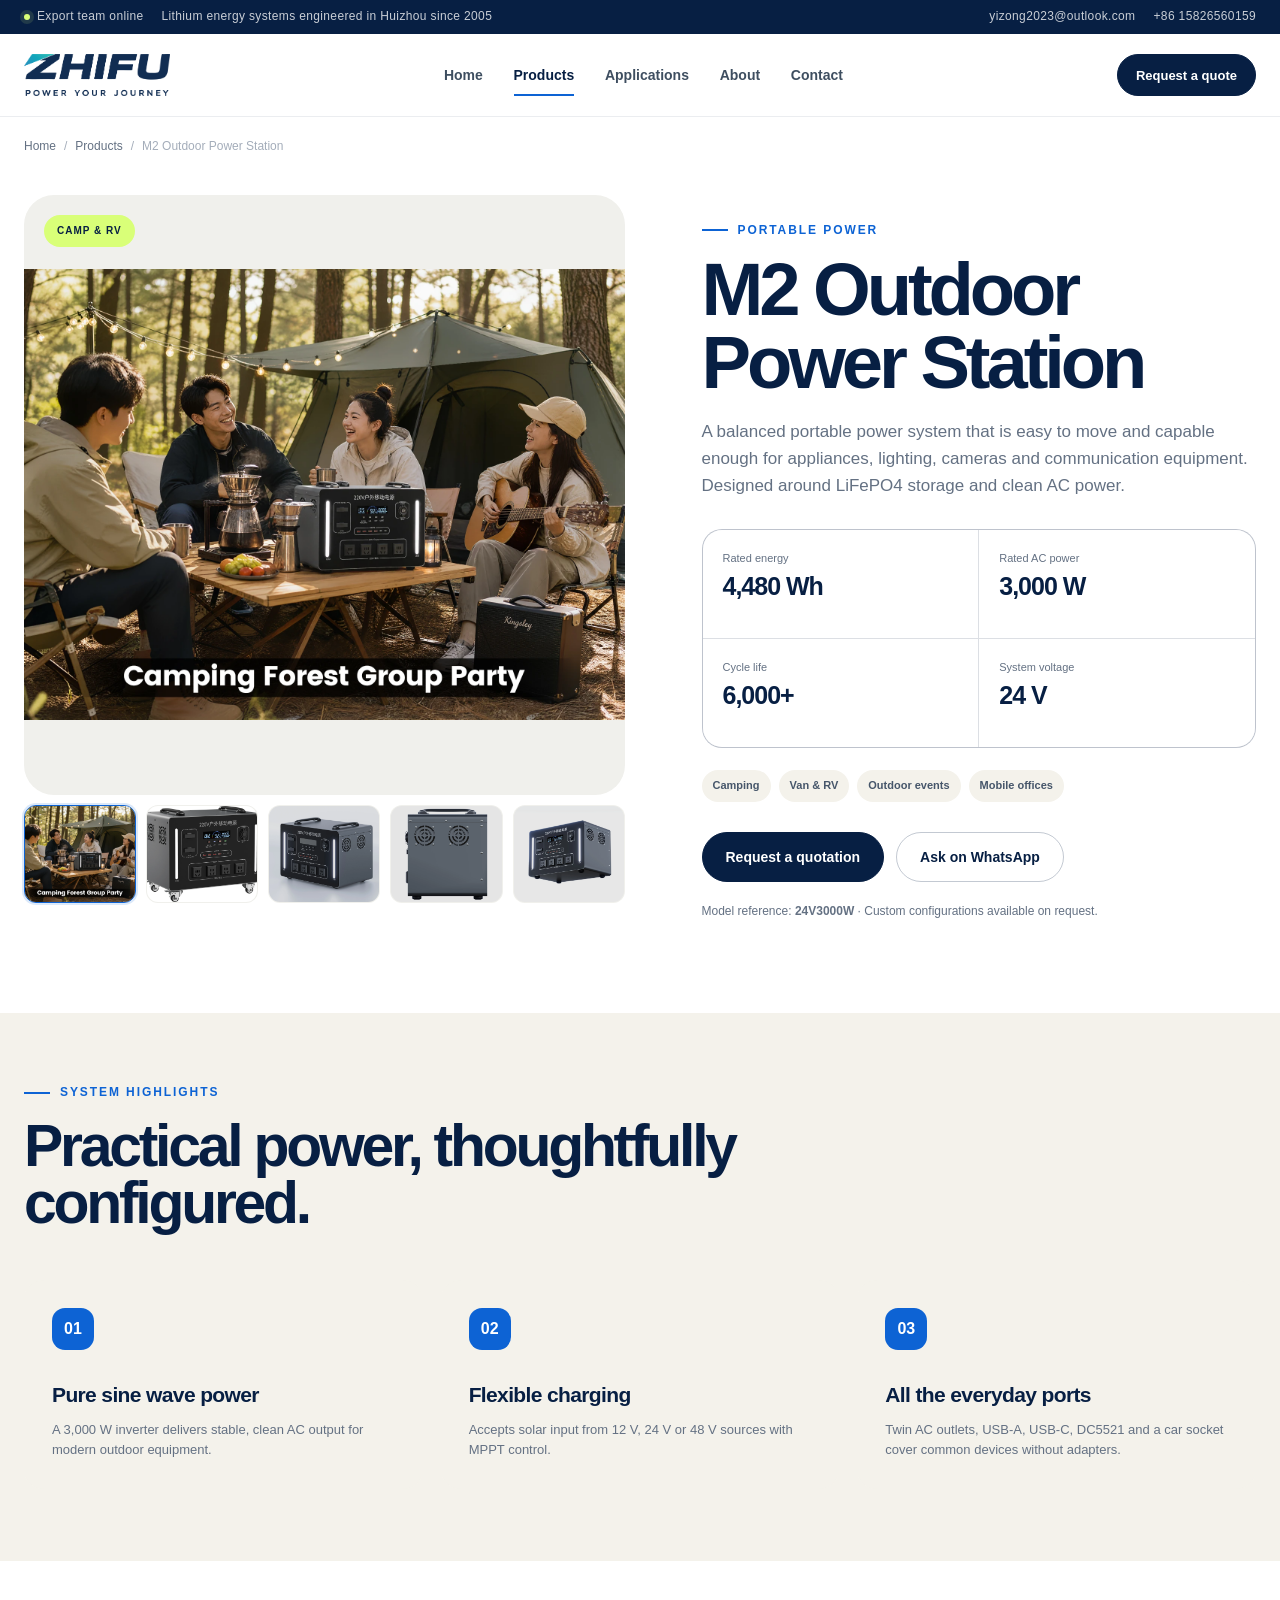
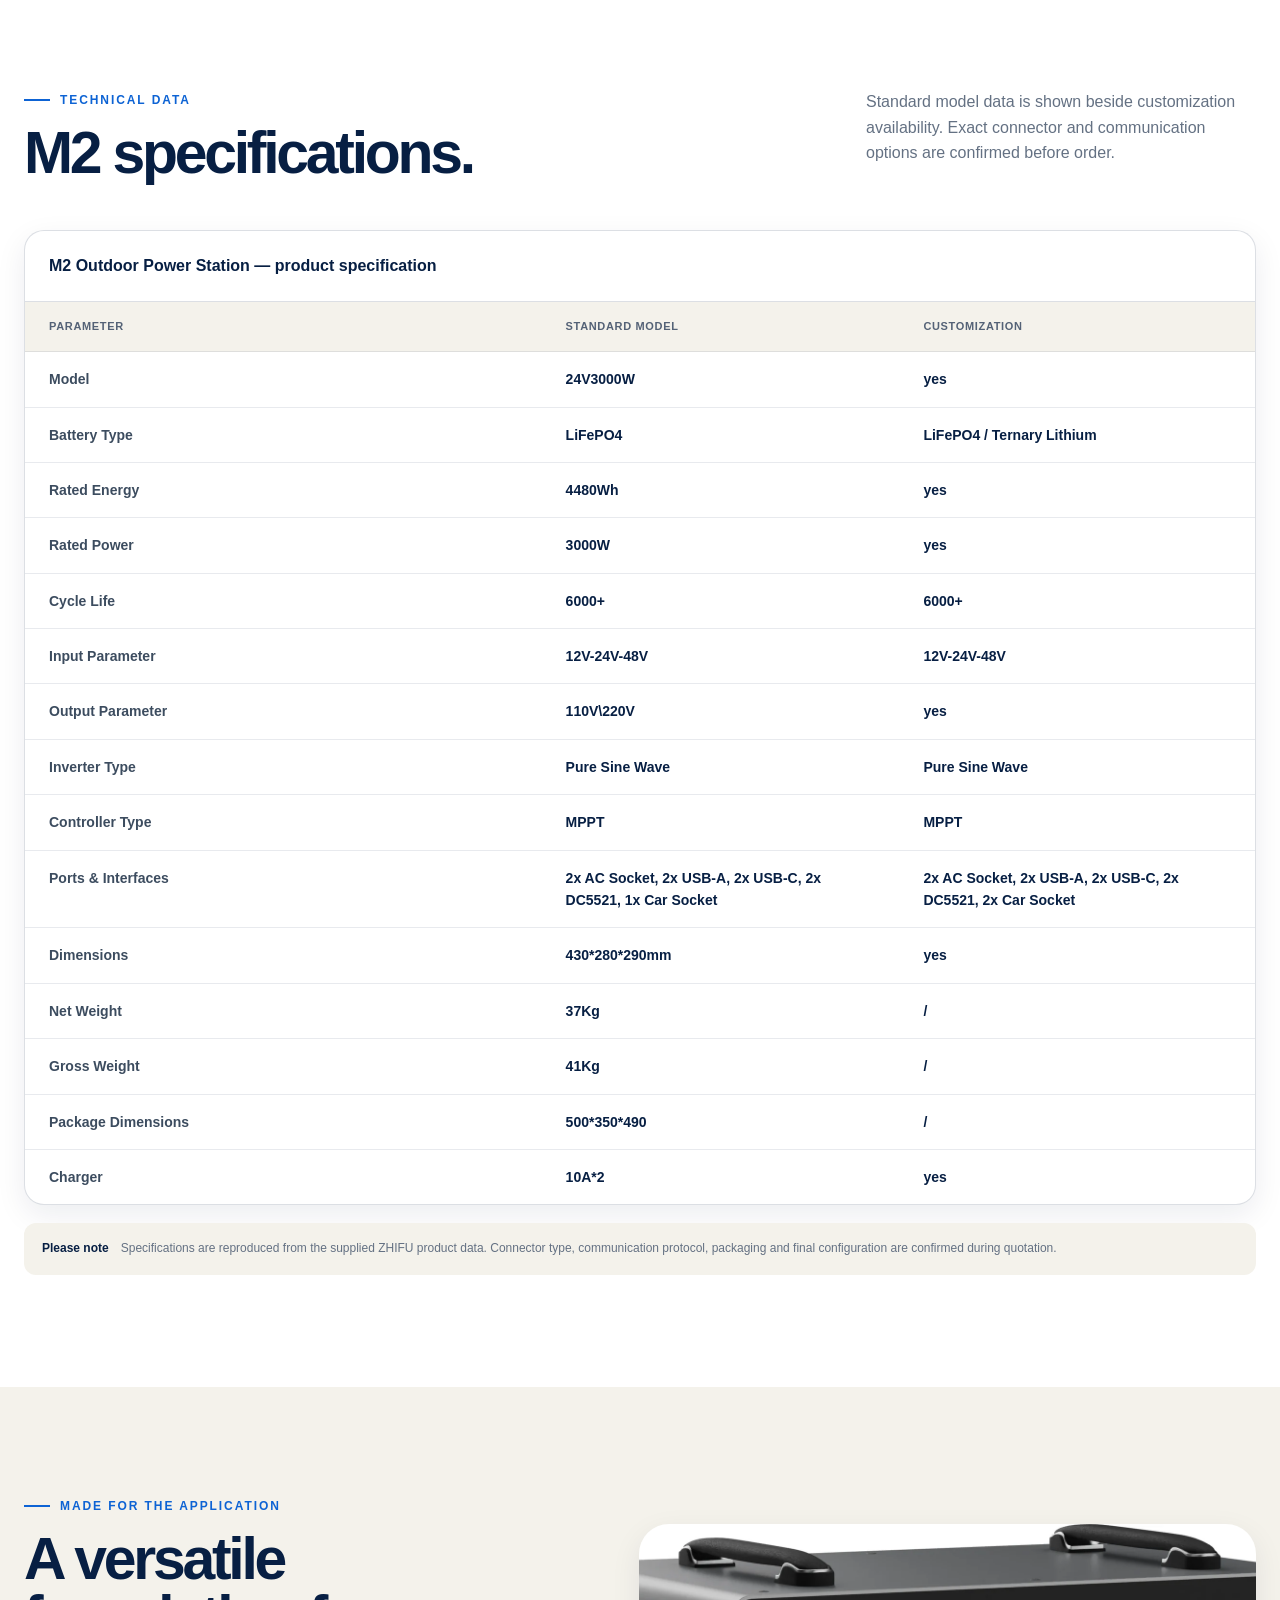
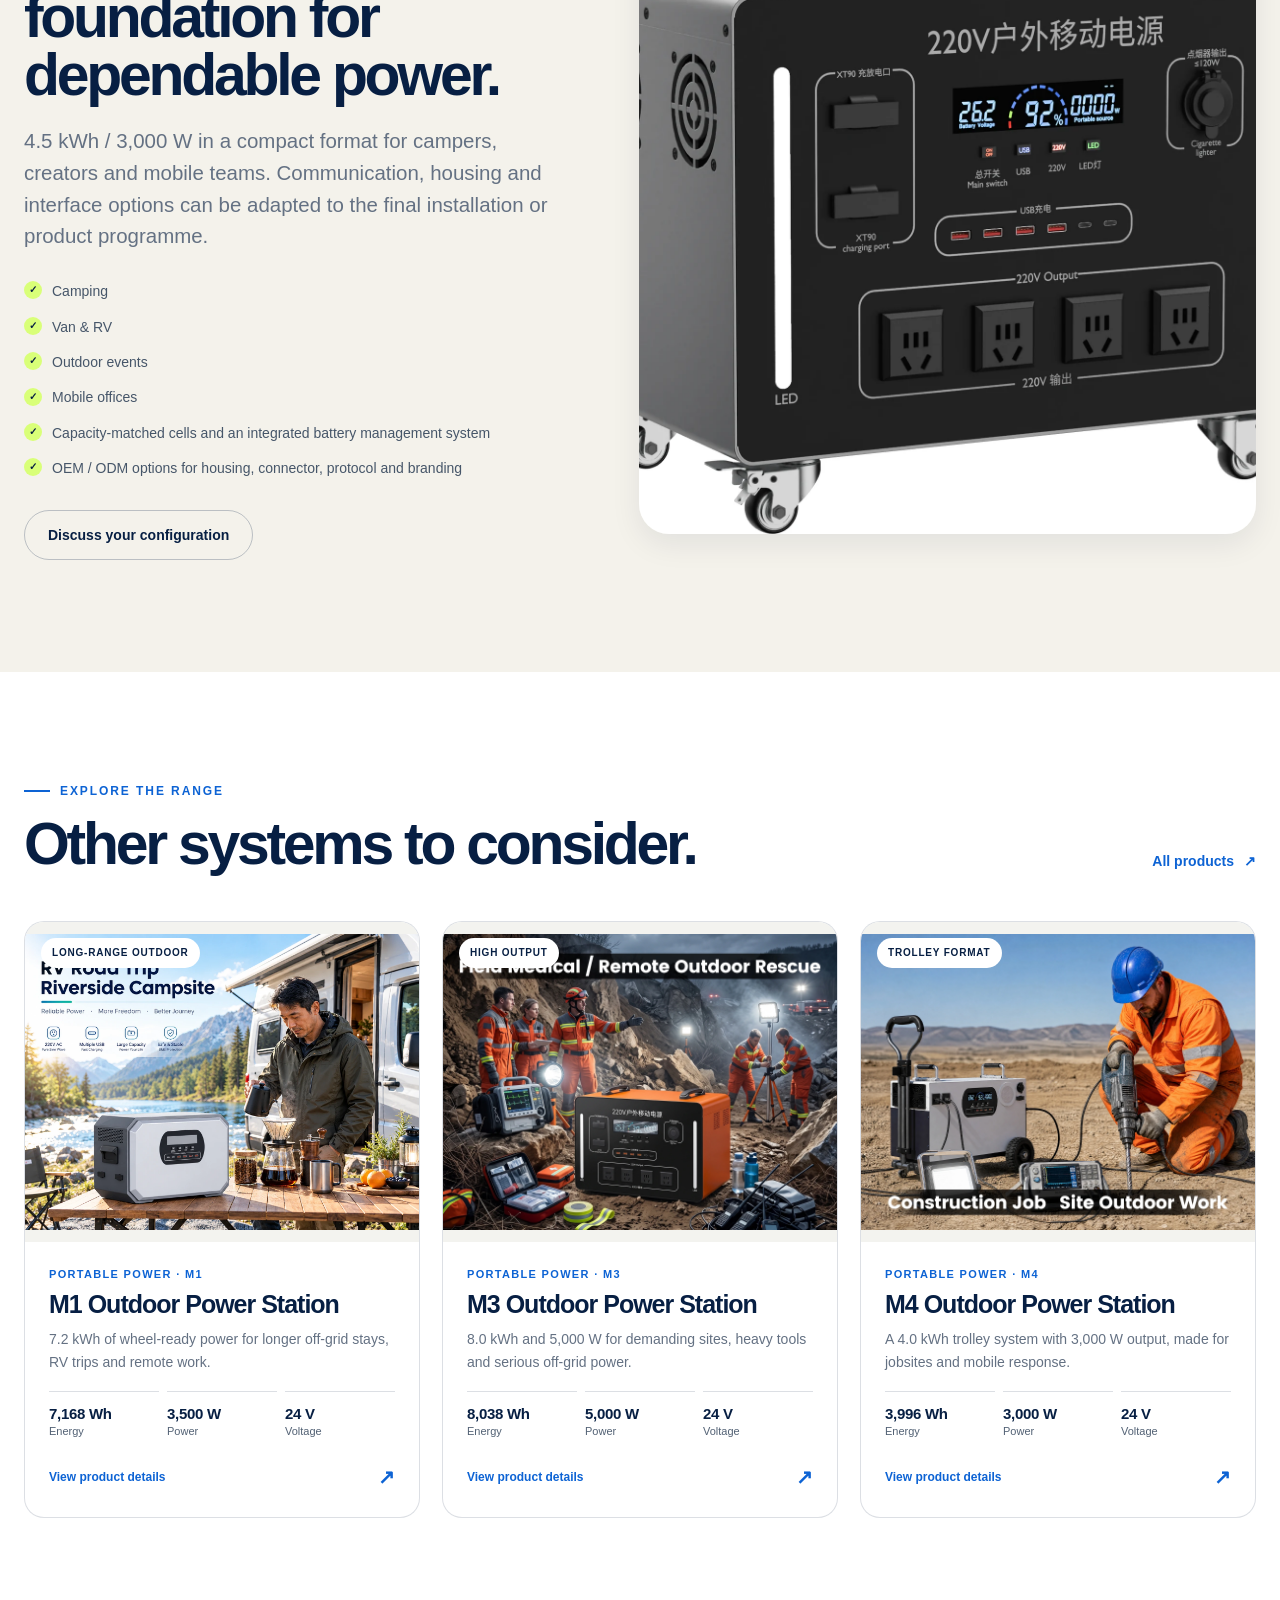
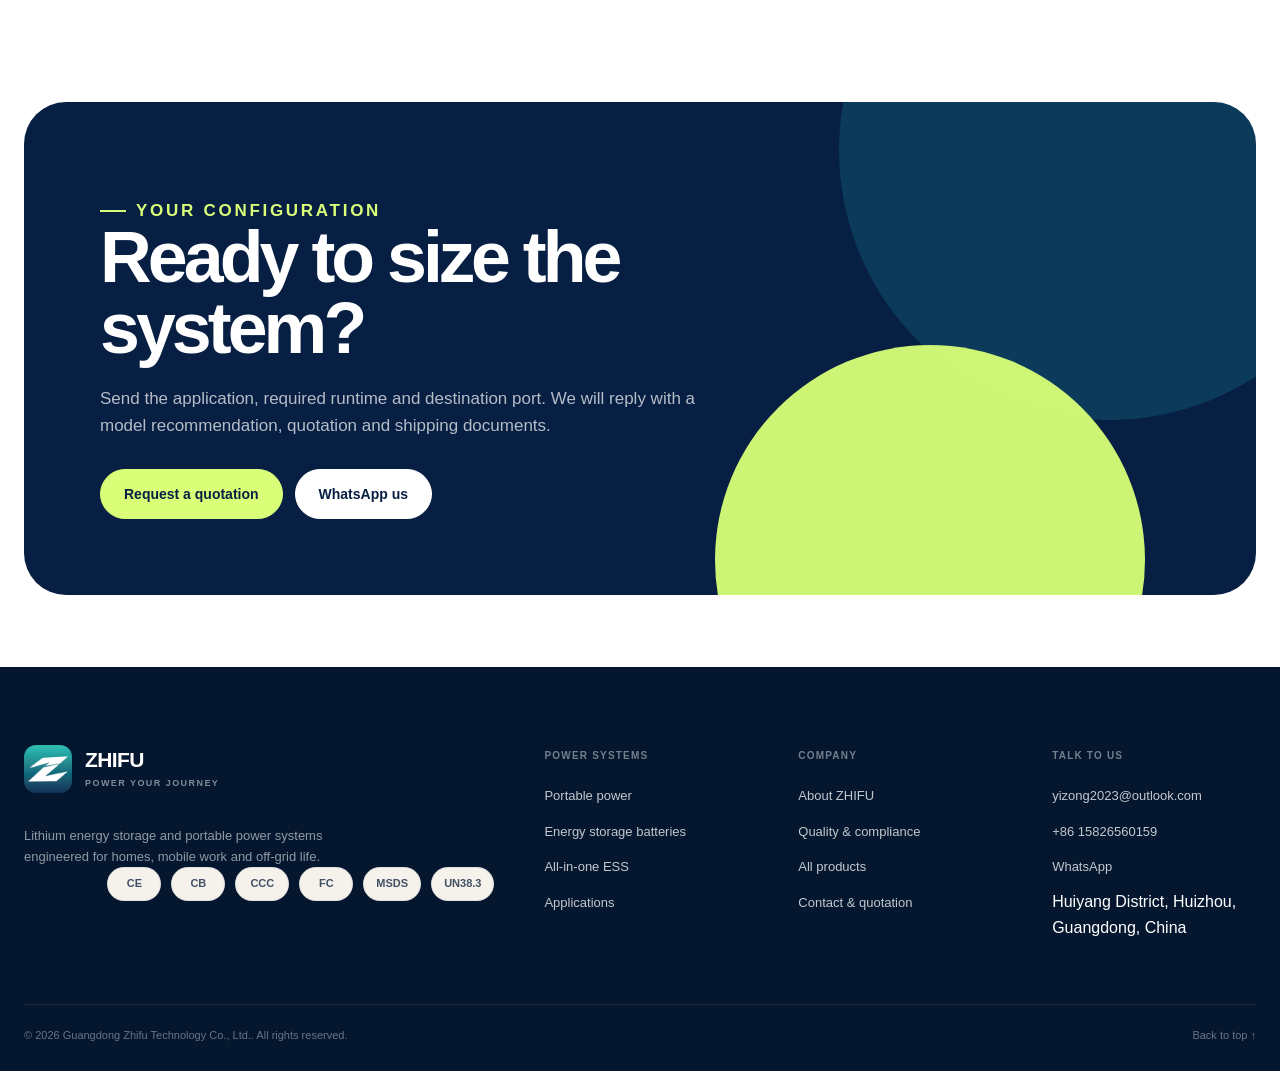
<file: products/portable-m2.html>
<!doctype html>
<html lang="en">
<head>

<meta charset="utf-8">
<meta name="viewport" content="width=device-width, initial-scale=1, viewport-fit=cover">
<title>M2 Outdoor Power Station | ZHIFU</title>
<meta name="description" content="A balanced portable power system that is easy to move and capable enough for appliances, lighting, cameras and communication equipment. Designed around LiFePO4 storage and clean AC power.">
<meta name="theme-color" content="#071f43">
<meta name="robots" content="index, follow">
<meta property="og:type" content="website">
<meta property="og:site_name" content="ZHIFU Technology">
<meta property="og:title" content="M2 Outdoor Power Station | ZHIFU">
<meta property="og:description" content="A balanced portable power system that is easy to move and capable enough for appliances, lighting, cameras and communication equipment. Designed around LiFePO4 storage and clean AC power.">
<meta property="og:image" content="../assets/images/og-cover.jpg">
<meta name="twitter:card" content="summary_large_image">
<link rel="icon" href="../assets/images/favicon.png" type="image/png">
<link rel="apple-touch-icon" href="../assets/images/apple-touch-icon.png">
<link rel="stylesheet" href="../assets/css/styles.css">
<script type="application/ld+json">{"@context": "https://schema.org", "@type": "Product", "name": "M2 Outdoor Power Station", "sku": "24V3000W", "brand": {"@type": "Brand", "name": "ZHIFU"}, "category": "Portable power", "description": "A balanced portable power system that is easy to move and capable enough for appliances, lighting, cameras and communication equipment. Designed around LiFePO4 storage and clean AC power.", "image": "assets/images/portable-m2-main.webp", "manufacturer": {"@type": "Organization", "name": "Guangdong Zhifu Technology Co., Ltd."}, "additionalProperty": [{"@type": "PropertyValue", "name": "Energy", "value": "4,480 Wh"}, {"@type": "PropertyValue", "name": "Power / current", "value": "3,000 W"}, {"@type": "PropertyValue", "name": "Voltage", "value": "24 V"}]}</script>

</head>
<body id="top" data-page="product">
<a class="skip-link" href="#main">Skip to content</a>

<div class="topbar">
  <div class="container topbar__inner">
    <div class="topbar__meta">
      <span class="topbar__status">Export team online</span>
      <span>Lithium energy systems engineered in Huizhou since 2005</span>
    </div>
    <div class="topbar__links">
      <a href="mailto:yizong2023@outlook.com">yizong2023@outlook.com</a>
      <a href="tel:+8615826560159">+86 15826560159</a>
    </div>
  </div>
</div>
<header class="site-header">
  <div class="container header-inner">
    <a class="brand" href="../index.html" aria-label="ZHIFU home">
      <img src="../assets/images/zhifu-primary.png" alt="ZHIFU — Power Your Journey" width="1580" height="449">
    </a>
    <nav class="nav__links" id="primaryNav" aria-label="Primary navigation">
      <a href="../index.html">Home</a>
      <a href="../products.html" class="is-active" aria-current="page">Products</a>
      <a href="../applications.html">Applications</a>
      <a href="../about.html">About</a>
      <a href="../contact.html">Contact</a>
    </nav>
    <div class="header-actions">
      <a class="btn btn--dark btn--sm" href="../contact.html">Request a quote</a>
      <button class="nav-toggle" type="button" aria-label="Open navigation" aria-expanded="false" aria-controls="primaryNav"><span></span></button>
    </div>
  </div>
</header>

<main id="main">

<div class="container"><nav class="crumbs" aria-label="Breadcrumb"><a href="../index.html">Home</a><span>/</span><a href="../products.html">Products</a><span>/</span><span>M2 Outdoor Power Station</span></nav></div>
<section class="detail-hero">
  <div class="container detail-grid">
    
    <div class="gallery js-gallery">
      <div class="gallery__main">
        <span class="gallery__tag">Camp &amp; RV</span>
        <img src="../assets/images/portable-m2-main.webp" alt="M2 Outdoor Power Station">
      </div>
      <div class="gallery__thumbs"><button class="gallery__thumb is-active" type="button" data-src="../assets/images/portable-m2-main.webp" data-alt="M2 Outdoor Power Station image 1" aria-label="Show image 1"><img src="../assets/images/portable-m2-main.webp" alt="" loading="lazy"></button><button class="gallery__thumb" type="button" data-src="../assets/images/portable-m2-detail-1.webp" data-alt="M2 Outdoor Power Station image 2" aria-label="Show image 2"><img src="../assets/images/portable-m2-detail-1.webp" alt="" loading="lazy"></button><button class="gallery__thumb" type="button" data-src="../assets/images/portable-m2-detail-2.webp" data-alt="M2 Outdoor Power Station image 3" aria-label="Show image 3"><img src="../assets/images/portable-m2-detail-2.webp" alt="" loading="lazy"></button><button class="gallery__thumb" type="button" data-src="../assets/images/portable-m2-detail-3.webp" data-alt="M2 Outdoor Power Station image 4" aria-label="Show image 4"><img src="../assets/images/portable-m2-detail-3.webp" alt="" loading="lazy"></button><button class="gallery__thumb" type="button" data-src="../assets/images/portable-m2-detail-4.webp" data-alt="M2 Outdoor Power Station image 5" aria-label="Show image 5"><img src="../assets/images/portable-m2-detail-4.webp" alt="" loading="lazy"></button></div>
    </div>
    
    <div class="detail-summary">
      <p class="eyebrow">Portable power</p>
      <h1>M2 Outdoor Power Station</h1>
      <p class="detail-summary__sub">A balanced portable power system that is easy to move and capable enough for appliances, lighting, cameras and communication equipment. Designed around LiFePO4 storage and clean AC power.</p>
      <div class="metric-grid"><div class="metric"><small>Rated energy</small><strong>4,480 Wh</strong></div><div class="metric"><small>Rated AC power</small><strong>3,000 W</strong></div><div class="metric"><small>Cycle life</small><strong>6,000+</strong></div><div class="metric"><small>System voltage</small><strong>24 V</strong></div></div>
      <ul class="tag-list"><li>Camping</li><li>Van &amp; RV</li><li>Outdoor events</li><li>Mobile offices</li></ul>
      <div class="btn-group"><a class="btn btn--dark" href="../contact.html?model=portable-m2">Request a quotation</a><a class="btn btn--outline" href="https://wa.me/8615826560159?text=I%20am%20interested%20in%20the%20M2%20Outdoor%20Power%20Station" target="_blank" rel="noopener">Ask on WhatsApp</a></div>
      <p class="detail-note">Model reference: <strong>24V3000W</strong> · Custom configurations available on request.</p>
    </div>
  </div>
</section>
<section class="section section--paper section--tight">
  <div class="container">
    <div class="section-head">
      <div class="section-head__copy"><p class="eyebrow">System highlights</p><h2 class="display-title display-title--small">Practical power, thoughtfully configured.</h2></div>
    </div>
    <div class="feature-strip"><article class="feature-strip__item reveal"><span class="feature-strip__icon">01</span><h3>Pure sine wave power</h3><p>A 3,000 W inverter delivers stable, clean AC output for modern outdoor equipment.</p></article><article class="feature-strip__item reveal"><span class="feature-strip__icon">02</span><h3>Flexible charging</h3><p>Accepts solar input from 12 V, 24 V or 48 V sources with MPPT control.</p></article><article class="feature-strip__item reveal"><span class="feature-strip__icon">03</span><h3>All the everyday ports</h3><p>Twin AC outlets, USB-A, USB-C, DC5521 and a car socket cover common devices without adapters.</p></article></div>
  </div>
</section>
<section class="section">
  <div class="container">
    <div class="section-head">
      <div class="section-head__copy"><p class="eyebrow">Technical data</p><h2 class="display-title display-title--small">M2 specifications.</h2></div>
      <p class="section-head__aside">Standard model data is shown beside customization availability. Exact connector and communication options are confirmed before order.</p>
    </div>
    
    <div class="table-wrap">
      <table class="spec-table">
        <caption>M2 Outdoor Power Station — product specification</caption>
        <thead><tr><th scope="col">Parameter</th><th scope="col">Standard model</th><th scope="col">Customization</th></tr></thead>
        <tbody><tr><th scope="row">Model</th><td>24V3000W</td><td>yes</td></tr><tr><th scope="row">Battery Type</th><td>LiFePO4</td><td>LiFePO4 / Ternary Lithium</td></tr><tr><th scope="row">Rated Energy</th><td>4480Wh</td><td>yes</td></tr><tr><th scope="row">Rated Power</th><td>3000W</td><td>yes</td></tr><tr><th scope="row">Cycle Life</th><td>6000+</td><td>6000+</td></tr><tr><th scope="row">Input Parameter</th><td>12V-24V-48V</td><td>12V-24V-48V</td></tr><tr><th scope="row">Output Parameter</th><td>110V\220V</td><td>yes</td></tr><tr><th scope="row">Inverter Type</th><td>Pure Sine Wave</td><td>Pure Sine Wave</td></tr><tr><th scope="row">Controller Type</th><td>MPPT</td><td>MPPT</td></tr><tr><th scope="row">Ports &amp; Interfaces</th><td>2x AC Socket, 2x USB-A, 2x USB-C, 2x DC5521, 1x Car Socket</td><td>2x AC Socket, 2x USB-A, 2x USB-C, 2x DC5521, 2x Car Socket</td></tr><tr><th scope="row">Dimensions</th><td>430*280*290mm</td><td>yes</td></tr><tr><th scope="row">Net Weight</th><td>37Kg</td><td>/</td></tr><tr><th scope="row">Gross Weight</th><td>41Kg</td><td>/</td></tr><tr><th scope="row">Package Dimensions</th><td>500*350*490</td><td>/</td></tr><tr><th scope="row">Charger</th><td>10A*2</td><td>yes</td></tr></tbody>
      </table>
    </div>
    <div class="spec-note"><strong>Please note</strong><span>Specifications are reproduced from the supplied ZHIFU product data. Connector type, communication protocol, packaging and final configuration are confirmed during quotation.</span></div>
    
  </div>
</section>
<section class="section section--paper">
  <div class="container story-grid">
    <div>
      <p class="eyebrow">Made for the application</p>
      <h2 class="display-title display-title--small">A versatile foundation for dependable power.</h2>
      <p class="lead">4.5 kWh / 3,000 W in a compact format for campers, creators and mobile teams. Communication, housing and interface options can be adapted to the final installation or product programme.</p>
      <ul class="tick-list"><li>Camping</li><li>Van &amp; RV</li><li>Outdoor events</li><li>Mobile offices</li><li>Capacity-matched cells and an integrated battery management system</li><li>OEM / ODM options for housing, connector, protocol and branding</li></ul>
      <div class="btn-group"><a class="btn btn--outline" href="../contact.html?model=portable-m2">Discuss your configuration</a></div>
    </div>
    <div class="image-frame image-frame--tall reveal"><img src="../assets/images/portable-m2-detail-1.webp" alt="M2 Outdoor Power Station detail" loading="lazy"></div>
  </div>
</section>
<section class="section">
  <div class="container">
    <div class="section-head">
      <div class="section-head__copy"><p class="eyebrow">Explore the range</p><h2 class="display-title display-title--small">Other systems to consider.</h2></div>
      <a class="text-link" href="../products.html">All products</a>
    </div>
    <div class="grid grid--3">
    <article class="product-card reveal" data-category="portable">
      <div class="product-card__visual">
        <img src="../assets/images/portable-m1-main.webp" alt="M1 Outdoor Power Station" loading="lazy">
        <span class="product-card__tag">Long-range outdoor</span>
      </div>
      <div class="product-card__body">
        <p class="product-card__series">Portable power · M1</p>
        <h3><a href="portable-m1.html">M1 Outdoor Power Station</a></h3>
        <p class="product-card__summary">7.2 kWh of wheel-ready power for longer off-grid stays, RV trips and remote work.</p>
        <div class="product-card__metrics">
          <span><strong>7,168 Wh</strong>Energy</span>
          <span><strong>3,500 W</strong>Power</span>
          <span><strong>24 V</strong>Voltage</span>
        </div>
        <div class="product-card__foot"><span>View product details</span><span>↗</span></div>
      </div>
    </article>
    
    <article class="product-card reveal" data-category="portable">
      <div class="product-card__visual">
        <img src="../assets/images/portable-m3-main.webp" alt="M3 Outdoor Power Station" loading="lazy">
        <span class="product-card__tag">High output</span>
      </div>
      <div class="product-card__body">
        <p class="product-card__series">Portable power · M3</p>
        <h3><a href="portable-m3.html">M3 Outdoor Power Station</a></h3>
        <p class="product-card__summary">8.0 kWh and 5,000 W for demanding sites, heavy tools and serious off-grid power.</p>
        <div class="product-card__metrics">
          <span><strong>8,038 Wh</strong>Energy</span>
          <span><strong>5,000 W</strong>Power</span>
          <span><strong>24 V</strong>Voltage</span>
        </div>
        <div class="product-card__foot"><span>View product details</span><span>↗</span></div>
      </div>
    </article>
    
    <article class="product-card reveal" data-category="portable">
      <div class="product-card__visual">
        <img src="../assets/images/portable-m4-main.webp" alt="M4 Outdoor Power Station" loading="lazy">
        <span class="product-card__tag">Trolley format</span>
      </div>
      <div class="product-card__body">
        <p class="product-card__series">Portable power · M4</p>
        <h3><a href="portable-m4.html">M4 Outdoor Power Station</a></h3>
        <p class="product-card__summary">A 4.0 kWh trolley system with 3,000 W output, made for jobsites and mobile response.</p>
        <div class="product-card__metrics">
          <span><strong>3,996 Wh</strong>Energy</span>
          <span><strong>3,000 W</strong>Power</span>
          <span><strong>24 V</strong>Voltage</span>
        </div>
        <div class="product-card__foot"><span>View product details</span><span>↗</span></div>
      </div>
    </article>
    </div>
  </div>
</section>
<section class="section section--tight">
  <div class="container">
    <div class="cta-band">
      <div class="cta-band__content"><p class="eyebrow" style="color:var(--lime)">Your configuration</p><h2>Ready to size the system?</h2><p>Send the application, required runtime and destination port. We will reply with a model recommendation, quotation and shipping documents.</p><div class="btn-group"><a class="btn btn--lime" href="../contact.html?model=portable-m2">Request a quotation</a><a class="btn btn--light" href="https://wa.me/8615826560159" target="_blank" rel="noopener">WhatsApp us</a></div></div>
    </div>
  </div>
</section>

</main>

<footer class="site-footer">
  <div class="container">
    <div class="footer-grid">
      <div>
        <a class="footer-brand" href="../index.html">
          <img class="footer-brand__mark" src="../assets/images/zhifu-mark.png" alt="" width="512" height="512">
          <span class="footer-brand__text"><strong>ZHIFU</strong><span>Power Your Journey</span></span>
        </a>
        <p class="footer-about">Lithium energy storage and portable power systems engineered for homes, mobile work and off-grid life.</p>
        <ul class="cert-list" aria-label="Certifications"><li>CE</li><li>CB</li><li>CCC</li><li>FC</li><li>MSDS</li><li>UN38.3</li></ul>
      </div>
      <div>
        <h3>Power systems</h3>
        <ul class="footer-links">
          <li><a href="../products.html?category=portable">Portable power</a></li>
          <li><a href="../products.html?category=storage">Energy storage batteries</a></li>
          <li><a href="../products.html?category=integrated">All-in-one ESS</a></li>
          <li><a href="../applications.html">Applications</a></li>
        </ul>
      </div>
      <div>
        <h3>Company</h3>
        <ul class="footer-links">
          <li><a href="../about.html">About ZHIFU</a></li>
          <li><a href="../about.html#quality">Quality & compliance</a></li>
          <li><a href="../products.html">All products</a></li>
          <li><a href="../contact.html">Contact & quotation</a></li>
        </ul>
      </div>
      <div>
        <h3>Talk to us</h3>
        <ul class="footer-links">
          <li><a href="mailto:yizong2023@outlook.com">yizong2023@outlook.com</a></li>
          <li><a href="tel:+8615826560159">+86 15826560159</a></li>
          <li><a href="https://wa.me/8615826560159" target="_blank" rel="noopener">WhatsApp</a></li>
          <li>Huiyang District, Huizhou, Guangdong, China</li>
        </ul>
      </div>
    </div>
    <div class="footer-bottom">
      <span>© <span data-year>2026</span> Guangdong Zhifu Technology Co., Ltd.. All rights reserved.</span>
      <a class="back-to-top" href="#top">Back to top ↑</a>
    </div>
  </div>
</footer>

<script src="../assets/js/site.js" defer></script>
</body>
</html>
</file>
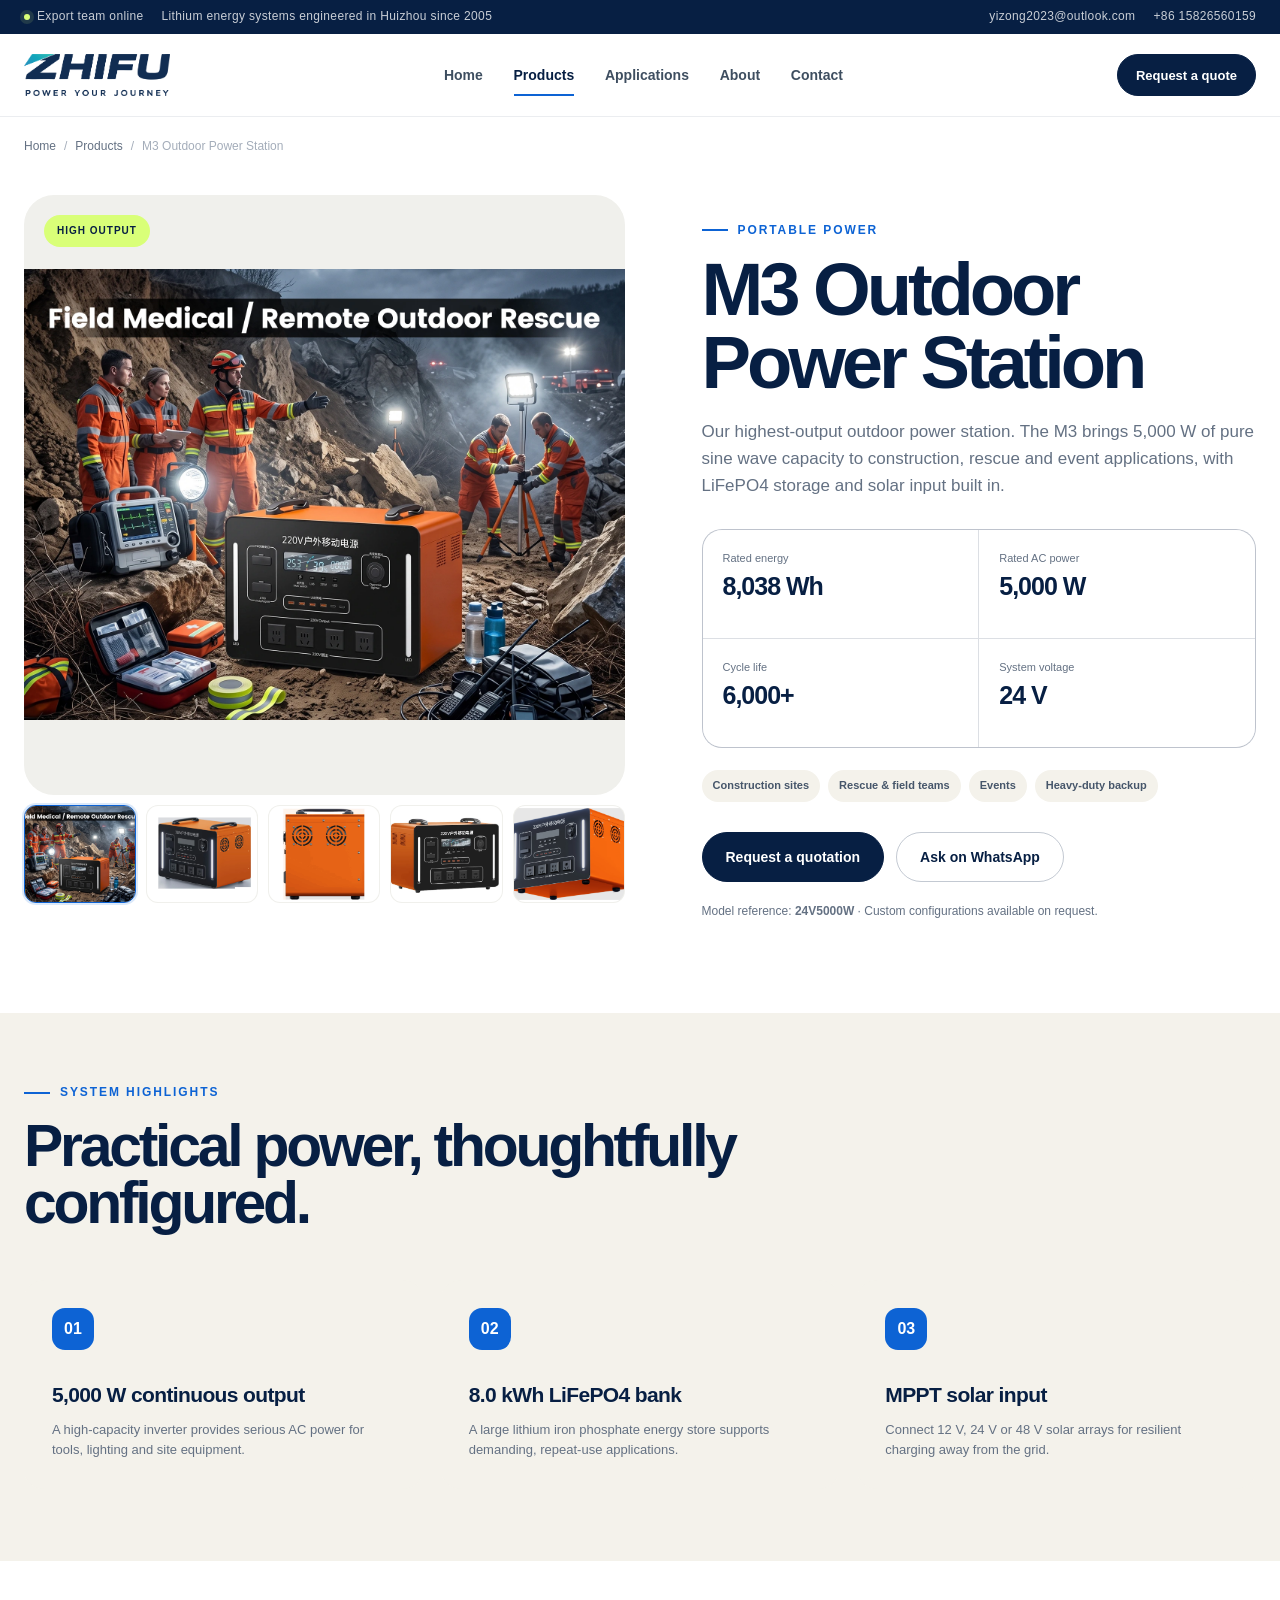
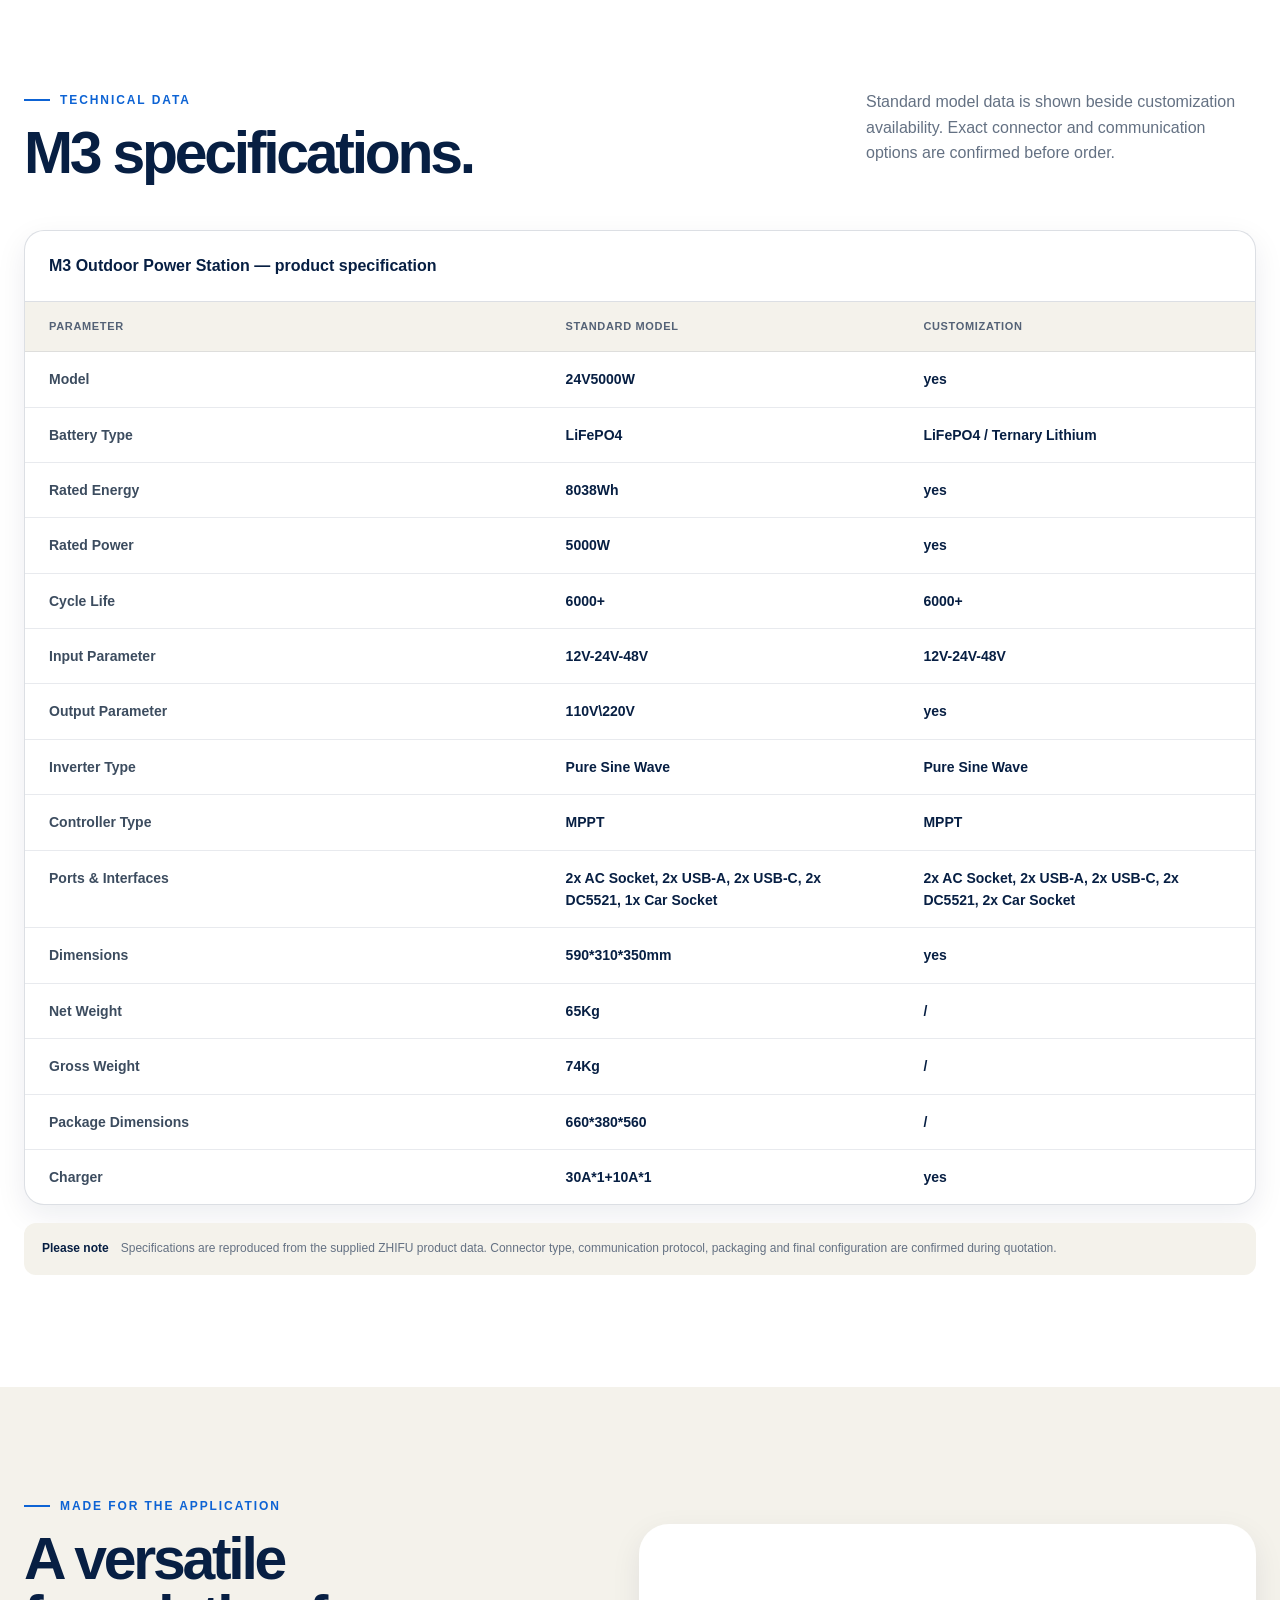
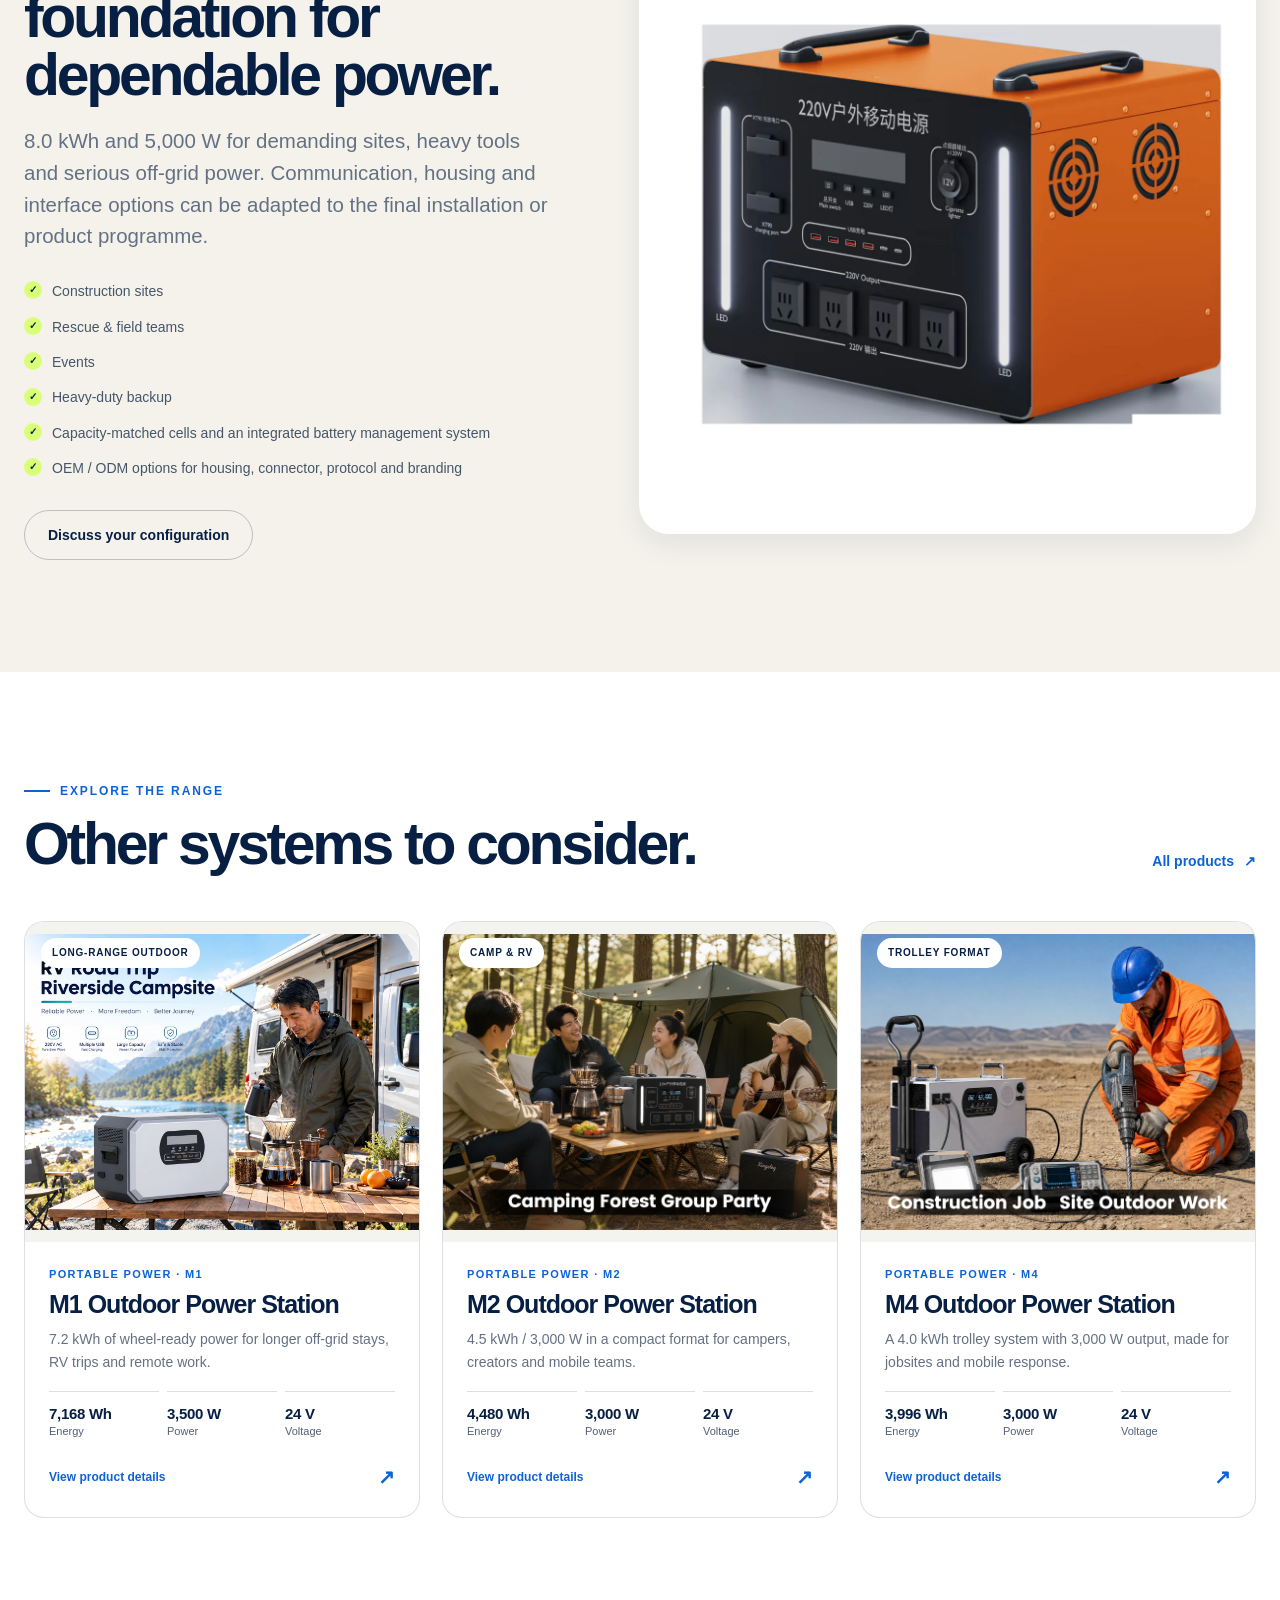
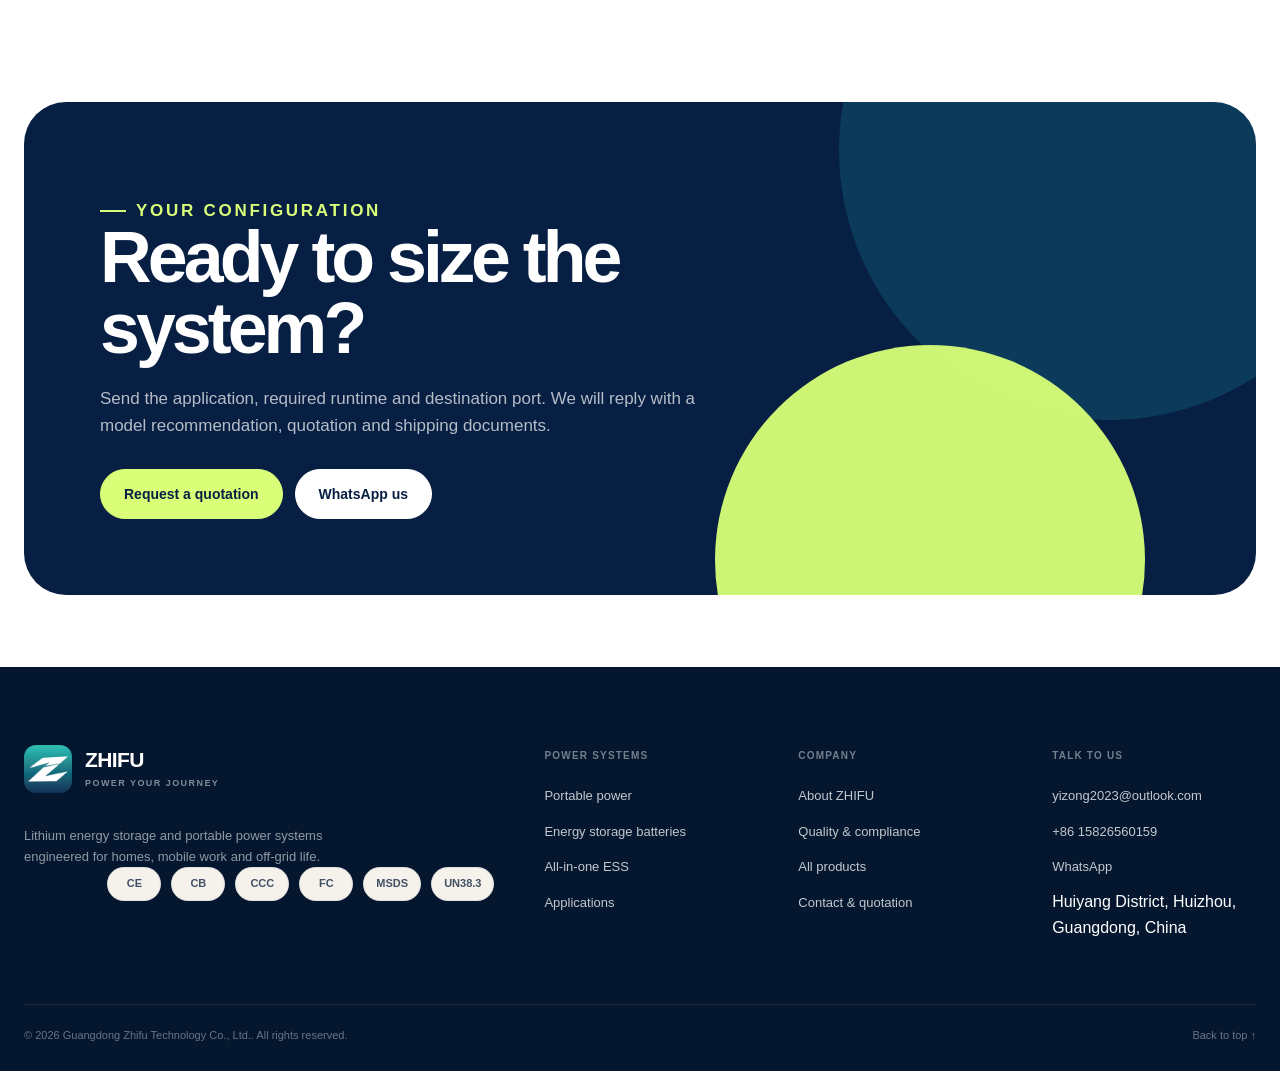
<file: products/portable-m3.html>
<!doctype html>
<html lang="en">
<head>

<meta charset="utf-8">
<meta name="viewport" content="width=device-width, initial-scale=1, viewport-fit=cover">
<title>M3 Outdoor Power Station | ZHIFU</title>
<meta name="description" content="Our highest-output outdoor power station. The M3 brings 5,000 W of pure sine wave capacity to construction, rescue and event applications, with LiFePO4 storage and solar input built in.">
<meta name="theme-color" content="#071f43">
<meta name="robots" content="index, follow">
<meta property="og:type" content="website">
<meta property="og:site_name" content="ZHIFU Technology">
<meta property="og:title" content="M3 Outdoor Power Station | ZHIFU">
<meta property="og:description" content="Our highest-output outdoor power station. The M3 brings 5,000 W of pure sine wave capacity to construction, rescue and event applications, with LiFePO4 storage and solar input built in.">
<meta property="og:image" content="../assets/images/og-cover.jpg">
<meta name="twitter:card" content="summary_large_image">
<link rel="icon" href="../assets/images/favicon.png" type="image/png">
<link rel="apple-touch-icon" href="../assets/images/apple-touch-icon.png">
<link rel="stylesheet" href="../assets/css/styles.css">
<script type="application/ld+json">{"@context": "https://schema.org", "@type": "Product", "name": "M3 Outdoor Power Station", "sku": "24V5000W", "brand": {"@type": "Brand", "name": "ZHIFU"}, "category": "Portable power", "description": "Our highest-output outdoor power station. The M3 brings 5,000 W of pure sine wave capacity to construction, rescue and event applications, with LiFePO4 storage and solar input built in.", "image": "assets/images/portable-m3-main.webp", "manufacturer": {"@type": "Organization", "name": "Guangdong Zhifu Technology Co., Ltd."}, "additionalProperty": [{"@type": "PropertyValue", "name": "Energy", "value": "8,038 Wh"}, {"@type": "PropertyValue", "name": "Power / current", "value": "5,000 W"}, {"@type": "PropertyValue", "name": "Voltage", "value": "24 V"}]}</script>

</head>
<body id="top" data-page="product">
<a class="skip-link" href="#main">Skip to content</a>

<div class="topbar">
  <div class="container topbar__inner">
    <div class="topbar__meta">
      <span class="topbar__status">Export team online</span>
      <span>Lithium energy systems engineered in Huizhou since 2005</span>
    </div>
    <div class="topbar__links">
      <a href="mailto:yizong2023@outlook.com">yizong2023@outlook.com</a>
      <a href="tel:+8615826560159">+86 15826560159</a>
    </div>
  </div>
</div>
<header class="site-header">
  <div class="container header-inner">
    <a class="brand" href="../index.html" aria-label="ZHIFU home">
      <img src="../assets/images/zhifu-primary.png" alt="ZHIFU — Power Your Journey" width="1580" height="449">
    </a>
    <nav class="nav__links" id="primaryNav" aria-label="Primary navigation">
      <a href="../index.html">Home</a>
      <a href="../products.html" class="is-active" aria-current="page">Products</a>
      <a href="../applications.html">Applications</a>
      <a href="../about.html">About</a>
      <a href="../contact.html">Contact</a>
    </nav>
    <div class="header-actions">
      <a class="btn btn--dark btn--sm" href="../contact.html">Request a quote</a>
      <button class="nav-toggle" type="button" aria-label="Open navigation" aria-expanded="false" aria-controls="primaryNav"><span></span></button>
    </div>
  </div>
</header>

<main id="main">

<div class="container"><nav class="crumbs" aria-label="Breadcrumb"><a href="../index.html">Home</a><span>/</span><a href="../products.html">Products</a><span>/</span><span>M3 Outdoor Power Station</span></nav></div>
<section class="detail-hero">
  <div class="container detail-grid">
    
    <div class="gallery js-gallery">
      <div class="gallery__main">
        <span class="gallery__tag">High output</span>
        <img src="../assets/images/portable-m3-main.webp" alt="M3 Outdoor Power Station">
      </div>
      <div class="gallery__thumbs"><button class="gallery__thumb is-active" type="button" data-src="../assets/images/portable-m3-main.webp" data-alt="M3 Outdoor Power Station image 1" aria-label="Show image 1"><img src="../assets/images/portable-m3-main.webp" alt="" loading="lazy"></button><button class="gallery__thumb" type="button" data-src="../assets/images/portable-m3-detail-1.webp" data-alt="M3 Outdoor Power Station image 2" aria-label="Show image 2"><img src="../assets/images/portable-m3-detail-1.webp" alt="" loading="lazy"></button><button class="gallery__thumb" type="button" data-src="../assets/images/portable-m3-detail-2.webp" data-alt="M3 Outdoor Power Station image 3" aria-label="Show image 3"><img src="../assets/images/portable-m3-detail-2.webp" alt="" loading="lazy"></button><button class="gallery__thumb" type="button" data-src="../assets/images/portable-m3-detail-3.webp" data-alt="M3 Outdoor Power Station image 4" aria-label="Show image 4"><img src="../assets/images/portable-m3-detail-3.webp" alt="" loading="lazy"></button><button class="gallery__thumb" type="button" data-src="../assets/images/portable-m3-detail-4.webp" data-alt="M3 Outdoor Power Station image 5" aria-label="Show image 5"><img src="../assets/images/portable-m3-detail-4.webp" alt="" loading="lazy"></button></div>
    </div>
    
    <div class="detail-summary">
      <p class="eyebrow">Portable power</p>
      <h1>M3 Outdoor Power Station</h1>
      <p class="detail-summary__sub">Our highest-output outdoor power station. The M3 brings 5,000 W of pure sine wave capacity to construction, rescue and event applications, with LiFePO4 storage and solar input built in.</p>
      <div class="metric-grid"><div class="metric"><small>Rated energy</small><strong>8,038 Wh</strong></div><div class="metric"><small>Rated AC power</small><strong>5,000 W</strong></div><div class="metric"><small>Cycle life</small><strong>6,000+</strong></div><div class="metric"><small>System voltage</small><strong>24 V</strong></div></div>
      <ul class="tag-list"><li>Construction sites</li><li>Rescue &amp; field teams</li><li>Events</li><li>Heavy-duty backup</li></ul>
      <div class="btn-group"><a class="btn btn--dark" href="../contact.html?model=portable-m3">Request a quotation</a><a class="btn btn--outline" href="https://wa.me/8615826560159?text=I%20am%20interested%20in%20the%20M3%20Outdoor%20Power%20Station" target="_blank" rel="noopener">Ask on WhatsApp</a></div>
      <p class="detail-note">Model reference: <strong>24V5000W</strong> · Custom configurations available on request.</p>
    </div>
  </div>
</section>
<section class="section section--paper section--tight">
  <div class="container">
    <div class="section-head">
      <div class="section-head__copy"><p class="eyebrow">System highlights</p><h2 class="display-title display-title--small">Practical power, thoughtfully configured.</h2></div>
    </div>
    <div class="feature-strip"><article class="feature-strip__item reveal"><span class="feature-strip__icon">01</span><h3>5,000 W continuous output</h3><p>A high-capacity inverter provides serious AC power for tools, lighting and site equipment.</p></article><article class="feature-strip__item reveal"><span class="feature-strip__icon">02</span><h3>8.0 kWh LiFePO4 bank</h3><p>A large lithium iron phosphate energy store supports demanding, repeat-use applications.</p></article><article class="feature-strip__item reveal"><span class="feature-strip__icon">03</span><h3>MPPT solar input</h3><p>Connect 12 V, 24 V or 48 V solar arrays for resilient charging away from the grid.</p></article></div>
  </div>
</section>
<section class="section">
  <div class="container">
    <div class="section-head">
      <div class="section-head__copy"><p class="eyebrow">Technical data</p><h2 class="display-title display-title--small">M3 specifications.</h2></div>
      <p class="section-head__aside">Standard model data is shown beside customization availability. Exact connector and communication options are confirmed before order.</p>
    </div>
    
    <div class="table-wrap">
      <table class="spec-table">
        <caption>M3 Outdoor Power Station — product specification</caption>
        <thead><tr><th scope="col">Parameter</th><th scope="col">Standard model</th><th scope="col">Customization</th></tr></thead>
        <tbody><tr><th scope="row">Model</th><td>24V5000W</td><td>yes</td></tr><tr><th scope="row">Battery Type</th><td>LiFePO4</td><td>LiFePO4 / Ternary Lithium</td></tr><tr><th scope="row">Rated Energy</th><td>8038Wh</td><td>yes</td></tr><tr><th scope="row">Rated Power</th><td>5000W</td><td>yes</td></tr><tr><th scope="row">Cycle Life</th><td>6000+</td><td>6000+</td></tr><tr><th scope="row">Input Parameter</th><td>12V-24V-48V</td><td>12V-24V-48V</td></tr><tr><th scope="row">Output Parameter</th><td>110V\220V</td><td>yes</td></tr><tr><th scope="row">Inverter Type</th><td>Pure Sine Wave</td><td>Pure Sine Wave</td></tr><tr><th scope="row">Controller Type</th><td>MPPT</td><td>MPPT</td></tr><tr><th scope="row">Ports &amp; Interfaces</th><td>2x AC Socket, 2x USB-A, 2x USB-C, 2x DC5521, 1x Car Socket</td><td>2x AC Socket, 2x USB-A, 2x USB-C, 2x DC5521, 2x Car Socket</td></tr><tr><th scope="row">Dimensions</th><td>590*310*350mm</td><td>yes</td></tr><tr><th scope="row">Net Weight</th><td>65Kg</td><td>/</td></tr><tr><th scope="row">Gross Weight</th><td>74Kg</td><td>/</td></tr><tr><th scope="row">Package Dimensions</th><td>660*380*560</td><td>/</td></tr><tr><th scope="row">Charger</th><td>30A*1+10A*1</td><td>yes</td></tr></tbody>
      </table>
    </div>
    <div class="spec-note"><strong>Please note</strong><span>Specifications are reproduced from the supplied ZHIFU product data. Connector type, communication protocol, packaging and final configuration are confirmed during quotation.</span></div>
    
  </div>
</section>
<section class="section section--paper">
  <div class="container story-grid">
    <div>
      <p class="eyebrow">Made for the application</p>
      <h2 class="display-title display-title--small">A versatile foundation for dependable power.</h2>
      <p class="lead">8.0 kWh and 5,000 W for demanding sites, heavy tools and serious off-grid power. Communication, housing and interface options can be adapted to the final installation or product programme.</p>
      <ul class="tick-list"><li>Construction sites</li><li>Rescue &amp; field teams</li><li>Events</li><li>Heavy-duty backup</li><li>Capacity-matched cells and an integrated battery management system</li><li>OEM / ODM options for housing, connector, protocol and branding</li></ul>
      <div class="btn-group"><a class="btn btn--outline" href="../contact.html?model=portable-m3">Discuss your configuration</a></div>
    </div>
    <div class="image-frame image-frame--tall reveal"><img src="../assets/images/portable-m3-detail-1.webp" alt="M3 Outdoor Power Station detail" loading="lazy"></div>
  </div>
</section>
<section class="section">
  <div class="container">
    <div class="section-head">
      <div class="section-head__copy"><p class="eyebrow">Explore the range</p><h2 class="display-title display-title--small">Other systems to consider.</h2></div>
      <a class="text-link" href="../products.html">All products</a>
    </div>
    <div class="grid grid--3">
    <article class="product-card reveal" data-category="portable">
      <div class="product-card__visual">
        <img src="../assets/images/portable-m1-main.webp" alt="M1 Outdoor Power Station" loading="lazy">
        <span class="product-card__tag">Long-range outdoor</span>
      </div>
      <div class="product-card__body">
        <p class="product-card__series">Portable power · M1</p>
        <h3><a href="portable-m1.html">M1 Outdoor Power Station</a></h3>
        <p class="product-card__summary">7.2 kWh of wheel-ready power for longer off-grid stays, RV trips and remote work.</p>
        <div class="product-card__metrics">
          <span><strong>7,168 Wh</strong>Energy</span>
          <span><strong>3,500 W</strong>Power</span>
          <span><strong>24 V</strong>Voltage</span>
        </div>
        <div class="product-card__foot"><span>View product details</span><span>↗</span></div>
      </div>
    </article>
    
    <article class="product-card reveal" data-category="portable">
      <div class="product-card__visual">
        <img src="../assets/images/portable-m2-main.webp" alt="M2 Outdoor Power Station" loading="lazy">
        <span class="product-card__tag">Camp &amp; RV</span>
      </div>
      <div class="product-card__body">
        <p class="product-card__series">Portable power · M2</p>
        <h3><a href="portable-m2.html">M2 Outdoor Power Station</a></h3>
        <p class="product-card__summary">4.5 kWh / 3,000 W in a compact format for campers, creators and mobile teams.</p>
        <div class="product-card__metrics">
          <span><strong>4,480 Wh</strong>Energy</span>
          <span><strong>3,000 W</strong>Power</span>
          <span><strong>24 V</strong>Voltage</span>
        </div>
        <div class="product-card__foot"><span>View product details</span><span>↗</span></div>
      </div>
    </article>
    
    <article class="product-card reveal" data-category="portable">
      <div class="product-card__visual">
        <img src="../assets/images/portable-m4-main.webp" alt="M4 Outdoor Power Station" loading="lazy">
        <span class="product-card__tag">Trolley format</span>
      </div>
      <div class="product-card__body">
        <p class="product-card__series">Portable power · M4</p>
        <h3><a href="portable-m4.html">M4 Outdoor Power Station</a></h3>
        <p class="product-card__summary">A 4.0 kWh trolley system with 3,000 W output, made for jobsites and mobile response.</p>
        <div class="product-card__metrics">
          <span><strong>3,996 Wh</strong>Energy</span>
          <span><strong>3,000 W</strong>Power</span>
          <span><strong>24 V</strong>Voltage</span>
        </div>
        <div class="product-card__foot"><span>View product details</span><span>↗</span></div>
      </div>
    </article>
    </div>
  </div>
</section>
<section class="section section--tight">
  <div class="container">
    <div class="cta-band">
      <div class="cta-band__content"><p class="eyebrow" style="color:var(--lime)">Your configuration</p><h2>Ready to size the system?</h2><p>Send the application, required runtime and destination port. We will reply with a model recommendation, quotation and shipping documents.</p><div class="btn-group"><a class="btn btn--lime" href="../contact.html?model=portable-m3">Request a quotation</a><a class="btn btn--light" href="https://wa.me/8615826560159" target="_blank" rel="noopener">WhatsApp us</a></div></div>
    </div>
  </div>
</section>

</main>

<footer class="site-footer">
  <div class="container">
    <div class="footer-grid">
      <div>
        <a class="footer-brand" href="../index.html">
          <img class="footer-brand__mark" src="../assets/images/zhifu-mark.png" alt="" width="512" height="512">
          <span class="footer-brand__text"><strong>ZHIFU</strong><span>Power Your Journey</span></span>
        </a>
        <p class="footer-about">Lithium energy storage and portable power systems engineered for homes, mobile work and off-grid life.</p>
        <ul class="cert-list" aria-label="Certifications"><li>CE</li><li>CB</li><li>CCC</li><li>FC</li><li>MSDS</li><li>UN38.3</li></ul>
      </div>
      <div>
        <h3>Power systems</h3>
        <ul class="footer-links">
          <li><a href="../products.html?category=portable">Portable power</a></li>
          <li><a href="../products.html?category=storage">Energy storage batteries</a></li>
          <li><a href="../products.html?category=integrated">All-in-one ESS</a></li>
          <li><a href="../applications.html">Applications</a></li>
        </ul>
      </div>
      <div>
        <h3>Company</h3>
        <ul class="footer-links">
          <li><a href="../about.html">About ZHIFU</a></li>
          <li><a href="../about.html#quality">Quality & compliance</a></li>
          <li><a href="../products.html">All products</a></li>
          <li><a href="../contact.html">Contact & quotation</a></li>
        </ul>
      </div>
      <div>
        <h3>Talk to us</h3>
        <ul class="footer-links">
          <li><a href="mailto:yizong2023@outlook.com">yizong2023@outlook.com</a></li>
          <li><a href="tel:+8615826560159">+86 15826560159</a></li>
          <li><a href="https://wa.me/8615826560159" target="_blank" rel="noopener">WhatsApp</a></li>
          <li>Huiyang District, Huizhou, Guangdong, China</li>
        </ul>
      </div>
    </div>
    <div class="footer-bottom">
      <span>© <span data-year>2026</span> Guangdong Zhifu Technology Co., Ltd.. All rights reserved.</span>
      <a class="back-to-top" href="#top">Back to top ↑</a>
    </div>
  </div>
</footer>

<script src="../assets/js/site.js" defer></script>
</body>
</html>
</file>
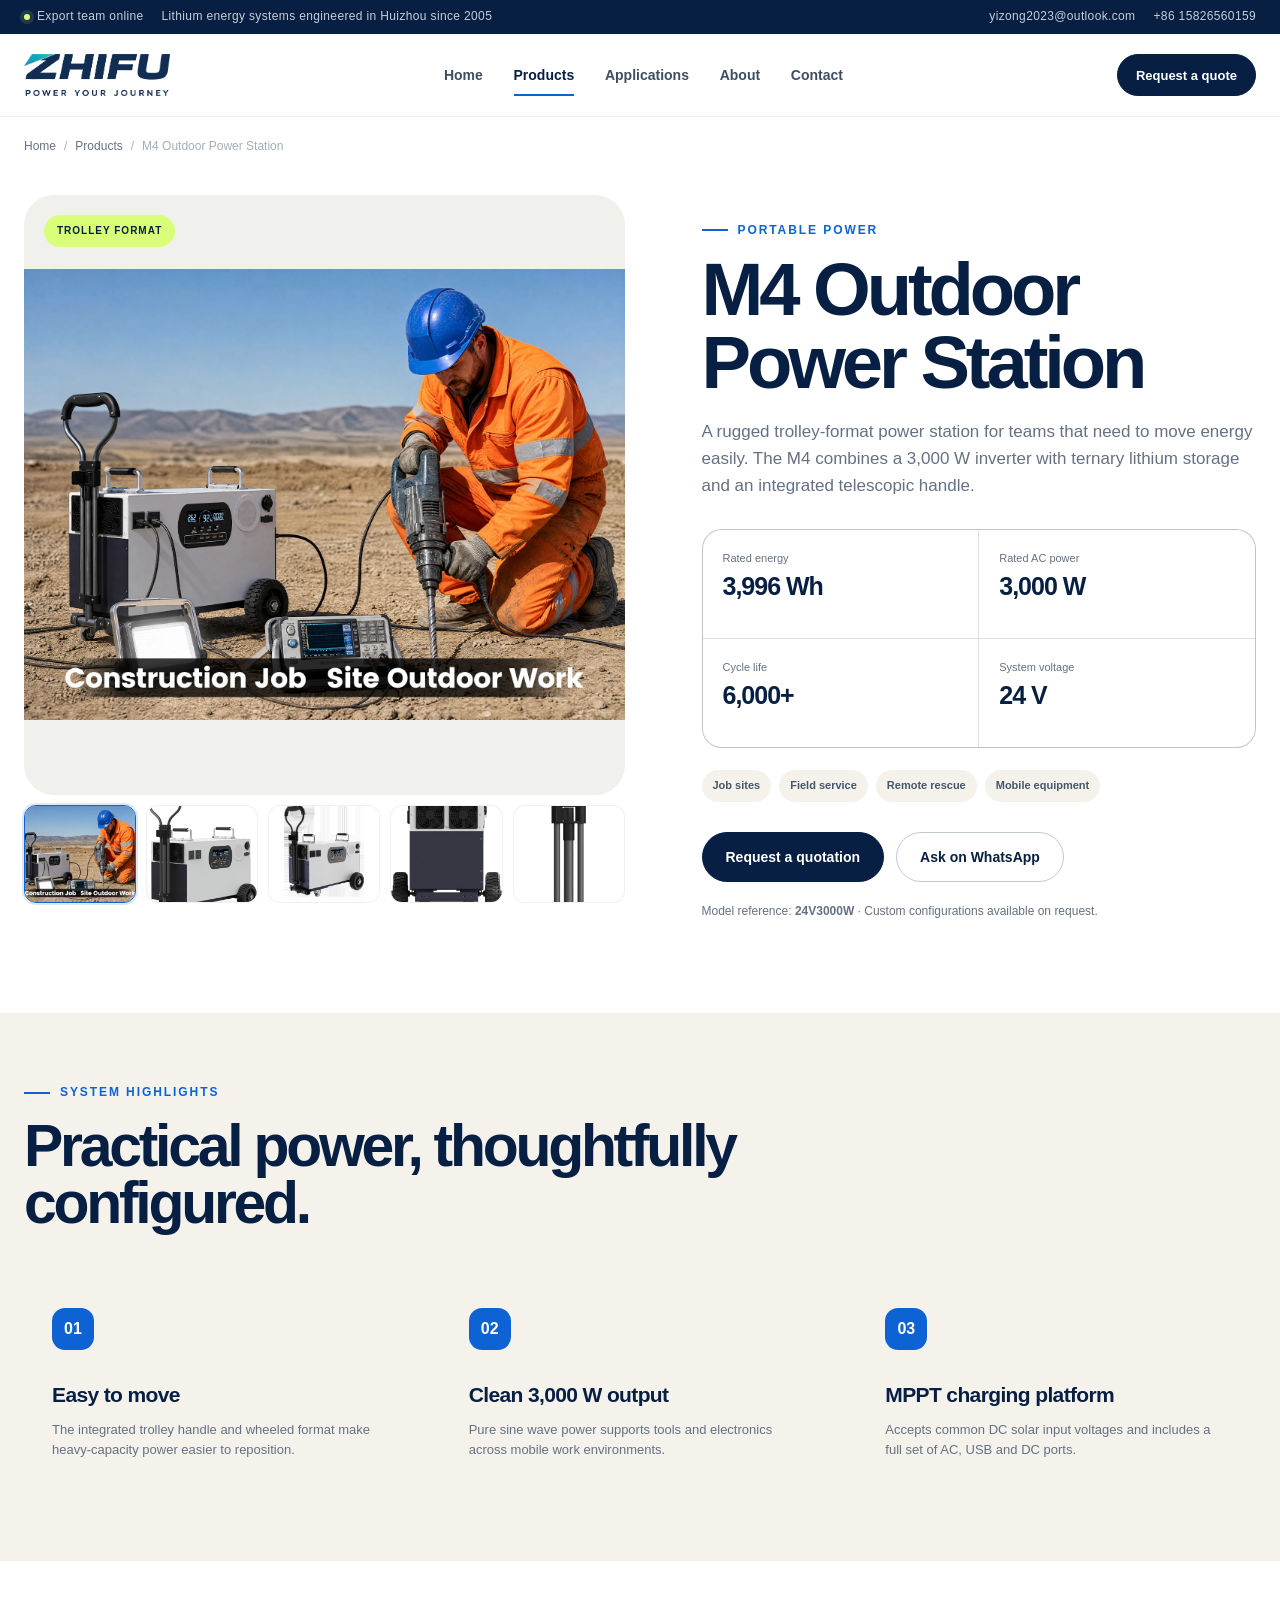
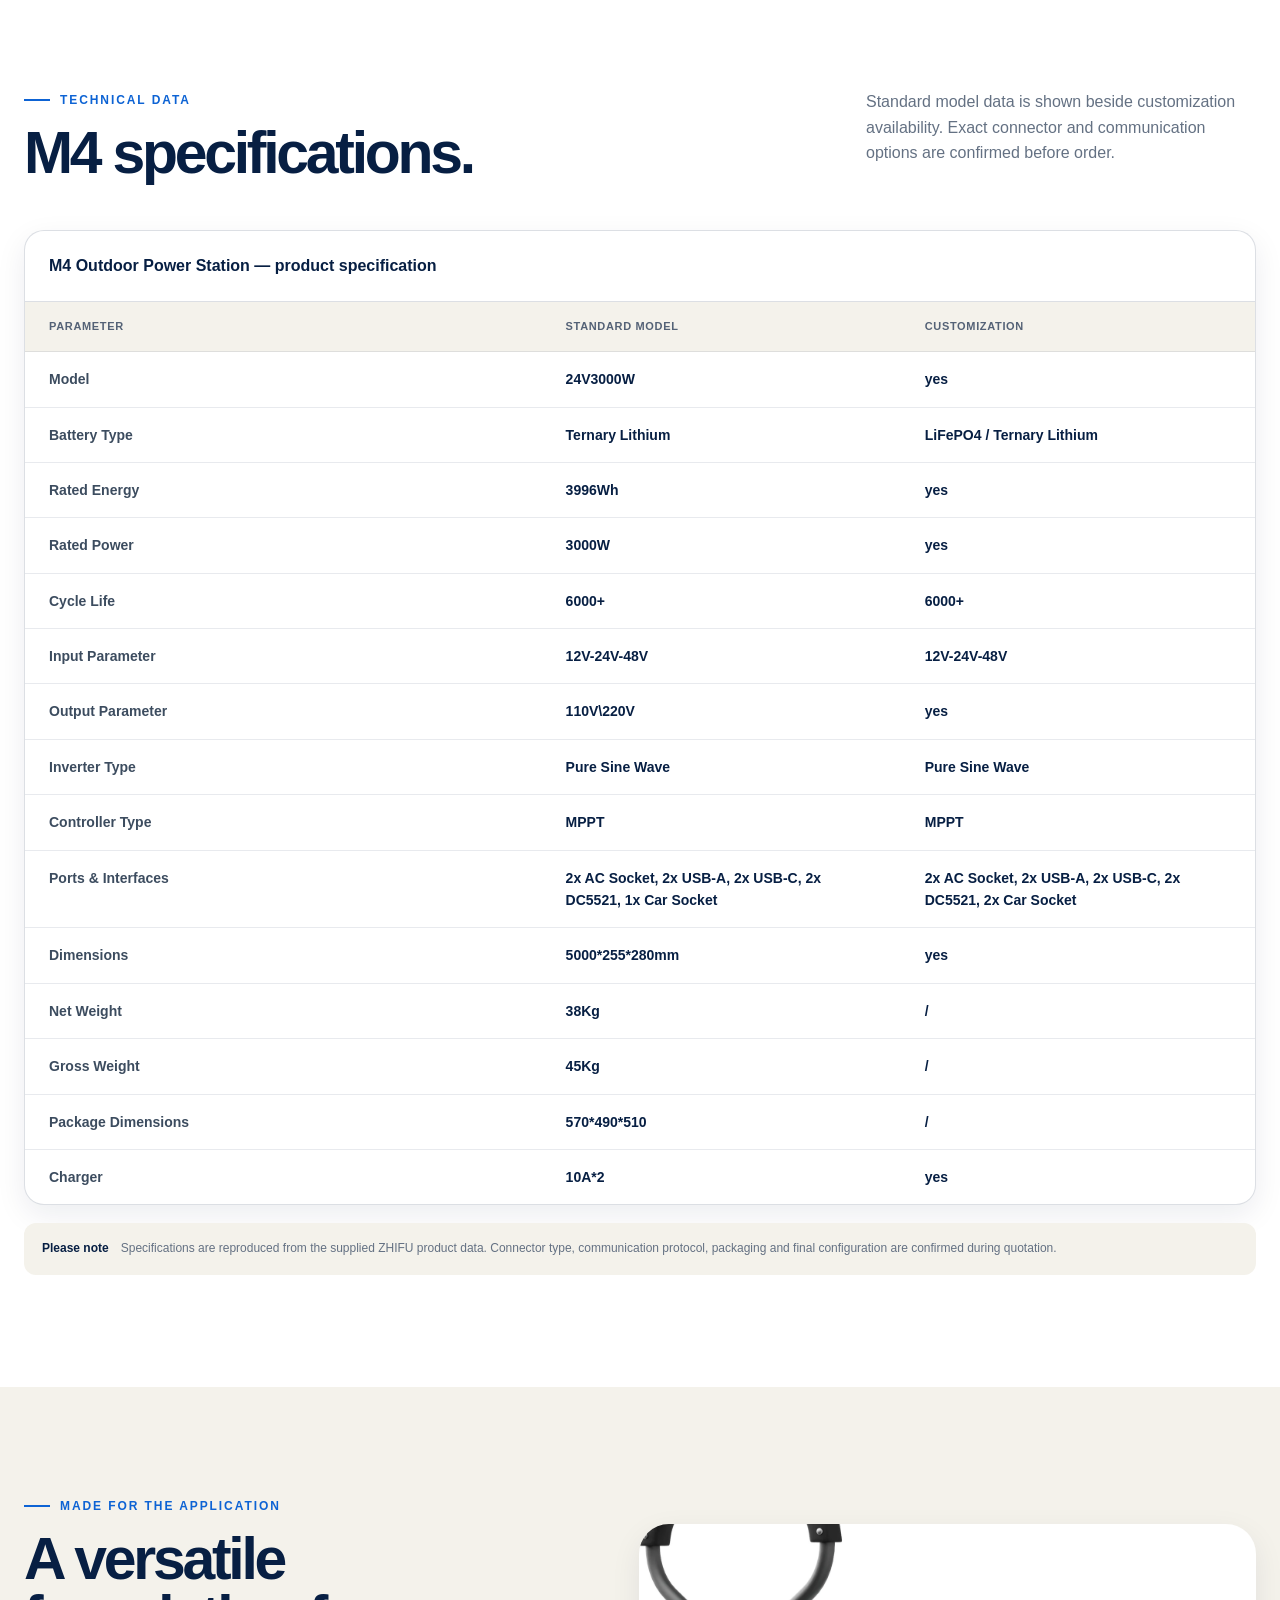
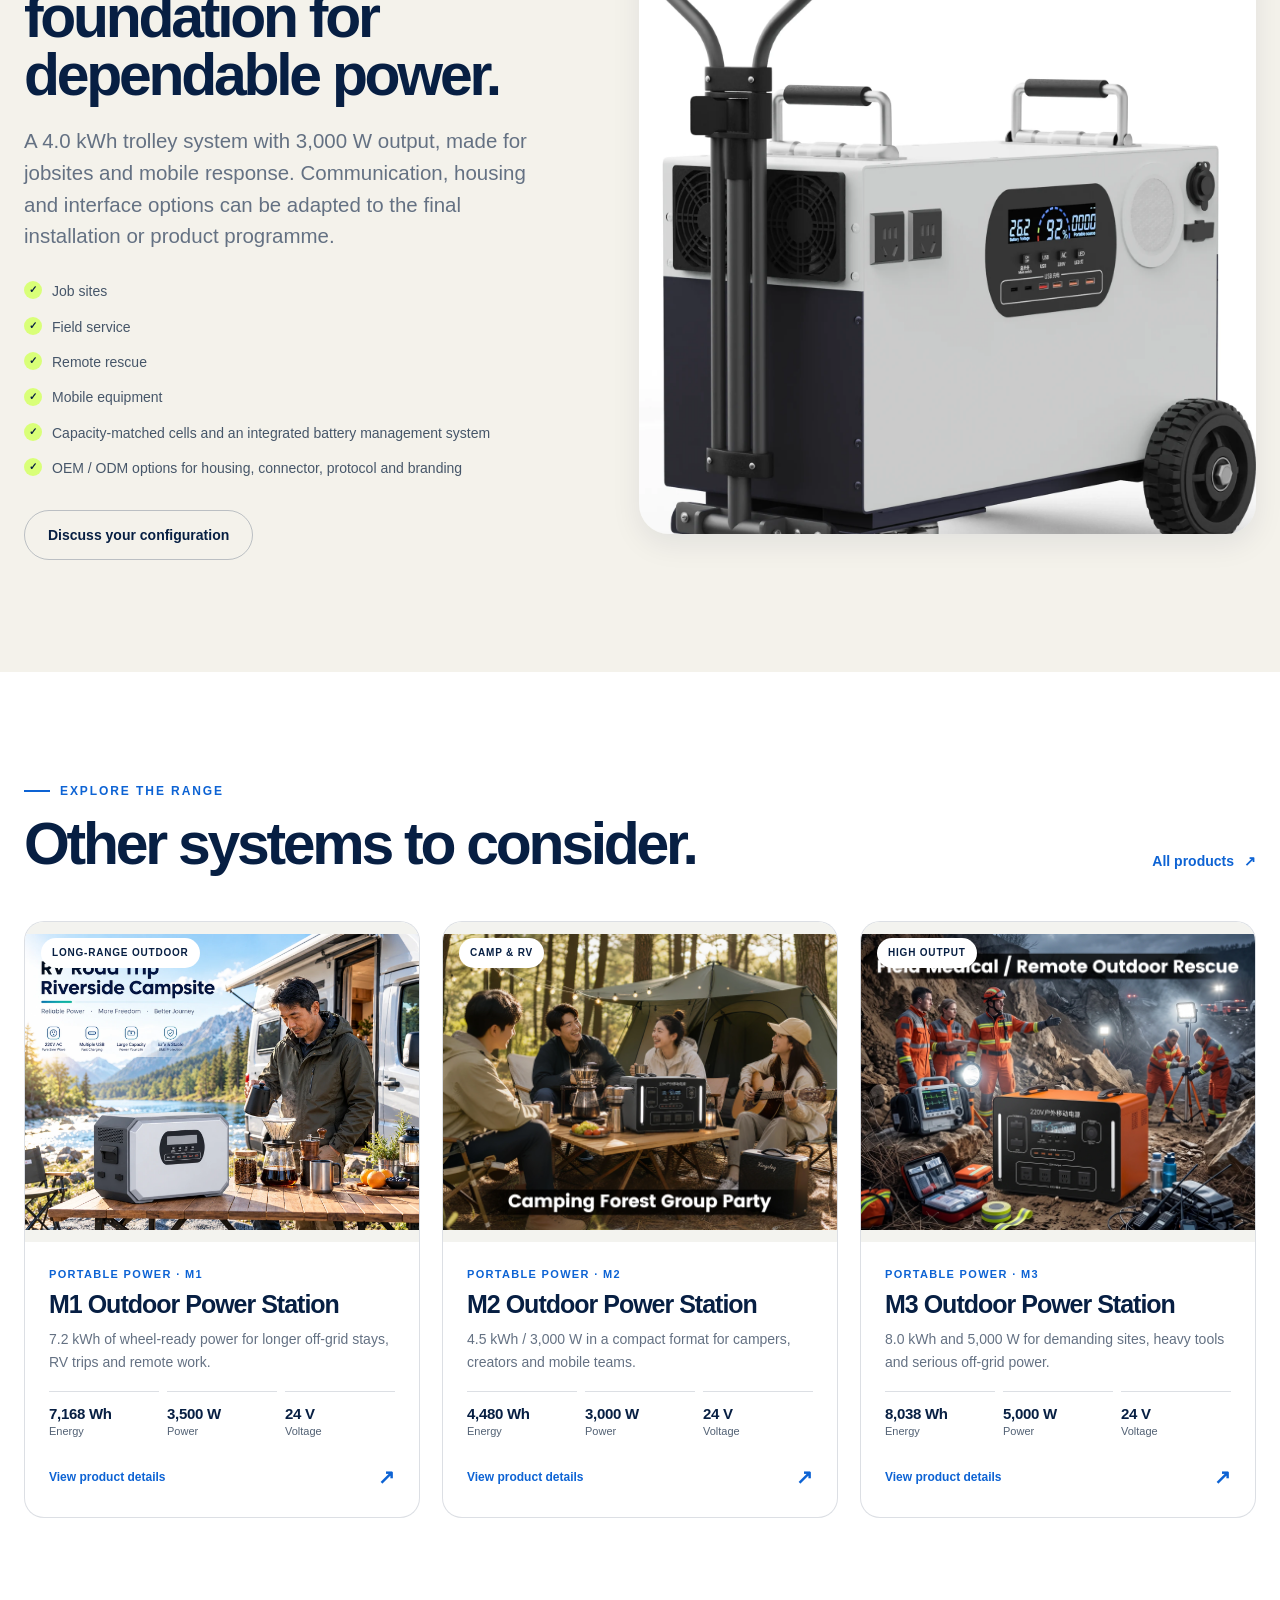
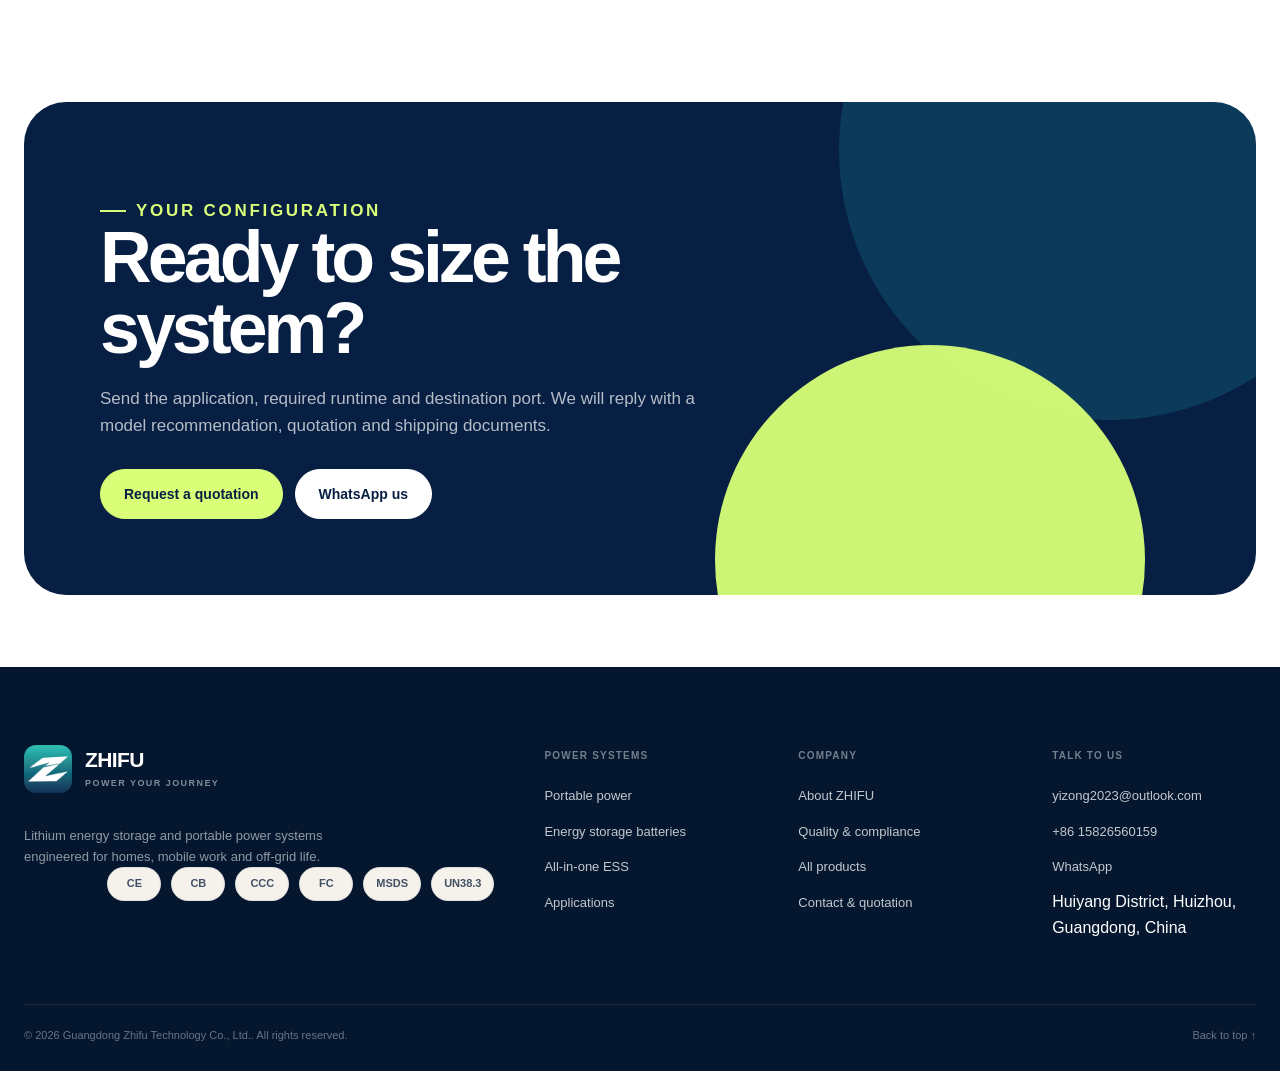
<file: products/portable-m4.html>
<!doctype html>
<html lang="en">
<head>

<meta charset="utf-8">
<meta name="viewport" content="width=device-width, initial-scale=1, viewport-fit=cover">
<title>M4 Outdoor Power Station | ZHIFU</title>
<meta name="description" content="A rugged trolley-format power station for teams that need to move energy easily. The M4 combines a 3,000 W inverter with ternary lithium storage and an integrated telescopic handle.">
<meta name="theme-color" content="#071f43">
<meta name="robots" content="index, follow">
<meta property="og:type" content="website">
<meta property="og:site_name" content="ZHIFU Technology">
<meta property="og:title" content="M4 Outdoor Power Station | ZHIFU">
<meta property="og:description" content="A rugged trolley-format power station for teams that need to move energy easily. The M4 combines a 3,000 W inverter with ternary lithium storage and an integrated telescopic handle.">
<meta property="og:image" content="../assets/images/og-cover.jpg">
<meta name="twitter:card" content="summary_large_image">
<link rel="icon" href="../assets/images/favicon.png" type="image/png">
<link rel="apple-touch-icon" href="../assets/images/apple-touch-icon.png">
<link rel="stylesheet" href="../assets/css/styles.css">
<script type="application/ld+json">{"@context": "https://schema.org", "@type": "Product", "name": "M4 Outdoor Power Station", "sku": "24V3000W", "brand": {"@type": "Brand", "name": "ZHIFU"}, "category": "Portable power", "description": "A rugged trolley-format power station for teams that need to move energy easily. The M4 combines a 3,000 W inverter with ternary lithium storage and an integrated telescopic handle.", "image": "assets/images/portable-m4-main.webp", "manufacturer": {"@type": "Organization", "name": "Guangdong Zhifu Technology Co., Ltd."}, "additionalProperty": [{"@type": "PropertyValue", "name": "Energy", "value": "3,996 Wh"}, {"@type": "PropertyValue", "name": "Power / current", "value": "3,000 W"}, {"@type": "PropertyValue", "name": "Voltage", "value": "24 V"}]}</script>

</head>
<body id="top" data-page="product">
<a class="skip-link" href="#main">Skip to content</a>

<div class="topbar">
  <div class="container topbar__inner">
    <div class="topbar__meta">
      <span class="topbar__status">Export team online</span>
      <span>Lithium energy systems engineered in Huizhou since 2005</span>
    </div>
    <div class="topbar__links">
      <a href="mailto:yizong2023@outlook.com">yizong2023@outlook.com</a>
      <a href="tel:+8615826560159">+86 15826560159</a>
    </div>
  </div>
</div>
<header class="site-header">
  <div class="container header-inner">
    <a class="brand" href="../index.html" aria-label="ZHIFU home">
      <img src="../assets/images/zhifu-primary.png" alt="ZHIFU — Power Your Journey" width="1580" height="449">
    </a>
    <nav class="nav__links" id="primaryNav" aria-label="Primary navigation">
      <a href="../index.html">Home</a>
      <a href="../products.html" class="is-active" aria-current="page">Products</a>
      <a href="../applications.html">Applications</a>
      <a href="../about.html">About</a>
      <a href="../contact.html">Contact</a>
    </nav>
    <div class="header-actions">
      <a class="btn btn--dark btn--sm" href="../contact.html">Request a quote</a>
      <button class="nav-toggle" type="button" aria-label="Open navigation" aria-expanded="false" aria-controls="primaryNav"><span></span></button>
    </div>
  </div>
</header>

<main id="main">

<div class="container"><nav class="crumbs" aria-label="Breadcrumb"><a href="../index.html">Home</a><span>/</span><a href="../products.html">Products</a><span>/</span><span>M4 Outdoor Power Station</span></nav></div>
<section class="detail-hero">
  <div class="container detail-grid">
    
    <div class="gallery js-gallery">
      <div class="gallery__main">
        <span class="gallery__tag">Trolley format</span>
        <img src="../assets/images/portable-m4-main.webp" alt="M4 Outdoor Power Station">
      </div>
      <div class="gallery__thumbs"><button class="gallery__thumb is-active" type="button" data-src="../assets/images/portable-m4-main.webp" data-alt="M4 Outdoor Power Station image 1" aria-label="Show image 1"><img src="../assets/images/portable-m4-main.webp" alt="" loading="lazy"></button><button class="gallery__thumb" type="button" data-src="../assets/images/portable-m4-detail-1.webp" data-alt="M4 Outdoor Power Station image 2" aria-label="Show image 2"><img src="../assets/images/portable-m4-detail-1.webp" alt="" loading="lazy"></button><button class="gallery__thumb" type="button" data-src="../assets/images/portable-m4-detail-2.webp" data-alt="M4 Outdoor Power Station image 3" aria-label="Show image 3"><img src="../assets/images/portable-m4-detail-2.webp" alt="" loading="lazy"></button><button class="gallery__thumb" type="button" data-src="../assets/images/portable-m4-detail-3.webp" data-alt="M4 Outdoor Power Station image 4" aria-label="Show image 4"><img src="../assets/images/portable-m4-detail-3.webp" alt="" loading="lazy"></button><button class="gallery__thumb" type="button" data-src="../assets/images/portable-m4-detail-4.webp" data-alt="M4 Outdoor Power Station image 5" aria-label="Show image 5"><img src="../assets/images/portable-m4-detail-4.webp" alt="" loading="lazy"></button></div>
    </div>
    
    <div class="detail-summary">
      <p class="eyebrow">Portable power</p>
      <h1>M4 Outdoor Power Station</h1>
      <p class="detail-summary__sub">A rugged trolley-format power station for teams that need to move energy easily. The M4 combines a 3,000 W inverter with ternary lithium storage and an integrated telescopic handle.</p>
      <div class="metric-grid"><div class="metric"><small>Rated energy</small><strong>3,996 Wh</strong></div><div class="metric"><small>Rated AC power</small><strong>3,000 W</strong></div><div class="metric"><small>Cycle life</small><strong>6,000+</strong></div><div class="metric"><small>System voltage</small><strong>24 V</strong></div></div>
      <ul class="tag-list"><li>Job sites</li><li>Field service</li><li>Remote rescue</li><li>Mobile equipment</li></ul>
      <div class="btn-group"><a class="btn btn--dark" href="../contact.html?model=portable-m4">Request a quotation</a><a class="btn btn--outline" href="https://wa.me/8615826560159?text=I%20am%20interested%20in%20the%20M4%20Outdoor%20Power%20Station" target="_blank" rel="noopener">Ask on WhatsApp</a></div>
      <p class="detail-note">Model reference: <strong>24V3000W</strong> · Custom configurations available on request.</p>
    </div>
  </div>
</section>
<section class="section section--paper section--tight">
  <div class="container">
    <div class="section-head">
      <div class="section-head__copy"><p class="eyebrow">System highlights</p><h2 class="display-title display-title--small">Practical power, thoughtfully configured.</h2></div>
    </div>
    <div class="feature-strip"><article class="feature-strip__item reveal"><span class="feature-strip__icon">01</span><h3>Easy to move</h3><p>The integrated trolley handle and wheeled format make heavy-capacity power easier to reposition.</p></article><article class="feature-strip__item reveal"><span class="feature-strip__icon">02</span><h3>Clean 3,000 W output</h3><p>Pure sine wave power supports tools and electronics across mobile work environments.</p></article><article class="feature-strip__item reveal"><span class="feature-strip__icon">03</span><h3>MPPT charging platform</h3><p>Accepts common DC solar input voltages and includes a full set of AC, USB and DC ports.</p></article></div>
  </div>
</section>
<section class="section">
  <div class="container">
    <div class="section-head">
      <div class="section-head__copy"><p class="eyebrow">Technical data</p><h2 class="display-title display-title--small">M4 specifications.</h2></div>
      <p class="section-head__aside">Standard model data is shown beside customization availability. Exact connector and communication options are confirmed before order.</p>
    </div>
    
    <div class="table-wrap">
      <table class="spec-table">
        <caption>M4 Outdoor Power Station — product specification</caption>
        <thead><tr><th scope="col">Parameter</th><th scope="col">Standard model</th><th scope="col">Customization</th></tr></thead>
        <tbody><tr><th scope="row">Model</th><td>24V3000W</td><td>yes</td></tr><tr><th scope="row">Battery Type</th><td>Ternary Lithium</td><td>LiFePO4 / Ternary Lithium</td></tr><tr><th scope="row">Rated Energy</th><td>3996Wh</td><td>yes</td></tr><tr><th scope="row">Rated Power</th><td>3000W</td><td>yes</td></tr><tr><th scope="row">Cycle Life</th><td>6000+</td><td>6000+</td></tr><tr><th scope="row">Input Parameter</th><td>12V-24V-48V</td><td>12V-24V-48V</td></tr><tr><th scope="row">Output Parameter</th><td>110V\220V</td><td>yes</td></tr><tr><th scope="row">Inverter Type</th><td>Pure Sine Wave</td><td>Pure Sine Wave</td></tr><tr><th scope="row">Controller Type</th><td>MPPT</td><td>MPPT</td></tr><tr><th scope="row">Ports &amp; Interfaces</th><td>2x AC Socket, 2x USB-A, 2x USB-C, 2x DC5521, 1x Car Socket</td><td>2x AC Socket, 2x USB-A, 2x USB-C, 2x DC5521, 2x Car Socket</td></tr><tr><th scope="row">Dimensions</th><td>5000*255*280mm</td><td>yes</td></tr><tr><th scope="row">Net Weight</th><td>38Kg</td><td>/</td></tr><tr><th scope="row">Gross Weight</th><td>45Kg</td><td>/</td></tr><tr><th scope="row">Package Dimensions</th><td>570*490*510</td><td>/</td></tr><tr><th scope="row">Charger</th><td>10A*2</td><td>yes</td></tr></tbody>
      </table>
    </div>
    <div class="spec-note"><strong>Please note</strong><span>Specifications are reproduced from the supplied ZHIFU product data. Connector type, communication protocol, packaging and final configuration are confirmed during quotation.</span></div>
    
  </div>
</section>
<section class="section section--paper">
  <div class="container story-grid">
    <div>
      <p class="eyebrow">Made for the application</p>
      <h2 class="display-title display-title--small">A versatile foundation for dependable power.</h2>
      <p class="lead">A 4.0 kWh trolley system with 3,000 W output, made for jobsites and mobile response. Communication, housing and interface options can be adapted to the final installation or product programme.</p>
      <ul class="tick-list"><li>Job sites</li><li>Field service</li><li>Remote rescue</li><li>Mobile equipment</li><li>Capacity-matched cells and an integrated battery management system</li><li>OEM / ODM options for housing, connector, protocol and branding</li></ul>
      <div class="btn-group"><a class="btn btn--outline" href="../contact.html?model=portable-m4">Discuss your configuration</a></div>
    </div>
    <div class="image-frame image-frame--tall reveal"><img src="../assets/images/portable-m4-detail-1.webp" alt="M4 Outdoor Power Station detail" loading="lazy"></div>
  </div>
</section>
<section class="section">
  <div class="container">
    <div class="section-head">
      <div class="section-head__copy"><p class="eyebrow">Explore the range</p><h2 class="display-title display-title--small">Other systems to consider.</h2></div>
      <a class="text-link" href="../products.html">All products</a>
    </div>
    <div class="grid grid--3">
    <article class="product-card reveal" data-category="portable">
      <div class="product-card__visual">
        <img src="../assets/images/portable-m1-main.webp" alt="M1 Outdoor Power Station" loading="lazy">
        <span class="product-card__tag">Long-range outdoor</span>
      </div>
      <div class="product-card__body">
        <p class="product-card__series">Portable power · M1</p>
        <h3><a href="portable-m1.html">M1 Outdoor Power Station</a></h3>
        <p class="product-card__summary">7.2 kWh of wheel-ready power for longer off-grid stays, RV trips and remote work.</p>
        <div class="product-card__metrics">
          <span><strong>7,168 Wh</strong>Energy</span>
          <span><strong>3,500 W</strong>Power</span>
          <span><strong>24 V</strong>Voltage</span>
        </div>
        <div class="product-card__foot"><span>View product details</span><span>↗</span></div>
      </div>
    </article>
    
    <article class="product-card reveal" data-category="portable">
      <div class="product-card__visual">
        <img src="../assets/images/portable-m2-main.webp" alt="M2 Outdoor Power Station" loading="lazy">
        <span class="product-card__tag">Camp &amp; RV</span>
      </div>
      <div class="product-card__body">
        <p class="product-card__series">Portable power · M2</p>
        <h3><a href="portable-m2.html">M2 Outdoor Power Station</a></h3>
        <p class="product-card__summary">4.5 kWh / 3,000 W in a compact format for campers, creators and mobile teams.</p>
        <div class="product-card__metrics">
          <span><strong>4,480 Wh</strong>Energy</span>
          <span><strong>3,000 W</strong>Power</span>
          <span><strong>24 V</strong>Voltage</span>
        </div>
        <div class="product-card__foot"><span>View product details</span><span>↗</span></div>
      </div>
    </article>
    
    <article class="product-card reveal" data-category="portable">
      <div class="product-card__visual">
        <img src="../assets/images/portable-m3-main.webp" alt="M3 Outdoor Power Station" loading="lazy">
        <span class="product-card__tag">High output</span>
      </div>
      <div class="product-card__body">
        <p class="product-card__series">Portable power · M3</p>
        <h3><a href="portable-m3.html">M3 Outdoor Power Station</a></h3>
        <p class="product-card__summary">8.0 kWh and 5,000 W for demanding sites, heavy tools and serious off-grid power.</p>
        <div class="product-card__metrics">
          <span><strong>8,038 Wh</strong>Energy</span>
          <span><strong>5,000 W</strong>Power</span>
          <span><strong>24 V</strong>Voltage</span>
        </div>
        <div class="product-card__foot"><span>View product details</span><span>↗</span></div>
      </div>
    </article>
    </div>
  </div>
</section>
<section class="section section--tight">
  <div class="container">
    <div class="cta-band">
      <div class="cta-band__content"><p class="eyebrow" style="color:var(--lime)">Your configuration</p><h2>Ready to size the system?</h2><p>Send the application, required runtime and destination port. We will reply with a model recommendation, quotation and shipping documents.</p><div class="btn-group"><a class="btn btn--lime" href="../contact.html?model=portable-m4">Request a quotation</a><a class="btn btn--light" href="https://wa.me/8615826560159" target="_blank" rel="noopener">WhatsApp us</a></div></div>
    </div>
  </div>
</section>

</main>

<footer class="site-footer">
  <div class="container">
    <div class="footer-grid">
      <div>
        <a class="footer-brand" href="../index.html">
          <img class="footer-brand__mark" src="../assets/images/zhifu-mark.png" alt="" width="512" height="512">
          <span class="footer-brand__text"><strong>ZHIFU</strong><span>Power Your Journey</span></span>
        </a>
        <p class="footer-about">Lithium energy storage and portable power systems engineered for homes, mobile work and off-grid life.</p>
        <ul class="cert-list" aria-label="Certifications"><li>CE</li><li>CB</li><li>CCC</li><li>FC</li><li>MSDS</li><li>UN38.3</li></ul>
      </div>
      <div>
        <h3>Power systems</h3>
        <ul class="footer-links">
          <li><a href="../products.html?category=portable">Portable power</a></li>
          <li><a href="../products.html?category=storage">Energy storage batteries</a></li>
          <li><a href="../products.html?category=integrated">All-in-one ESS</a></li>
          <li><a href="../applications.html">Applications</a></li>
        </ul>
      </div>
      <div>
        <h3>Company</h3>
        <ul class="footer-links">
          <li><a href="../about.html">About ZHIFU</a></li>
          <li><a href="../about.html#quality">Quality & compliance</a></li>
          <li><a href="../products.html">All products</a></li>
          <li><a href="../contact.html">Contact & quotation</a></li>
        </ul>
      </div>
      <div>
        <h3>Talk to us</h3>
        <ul class="footer-links">
          <li><a href="mailto:yizong2023@outlook.com">yizong2023@outlook.com</a></li>
          <li><a href="tel:+8615826560159">+86 15826560159</a></li>
          <li><a href="https://wa.me/8615826560159" target="_blank" rel="noopener">WhatsApp</a></li>
          <li>Huiyang District, Huizhou, Guangdong, China</li>
        </ul>
      </div>
    </div>
    <div class="footer-bottom">
      <span>© <span data-year>2026</span> Guangdong Zhifu Technology Co., Ltd.. All rights reserved.</span>
      <a class="back-to-top" href="#top">Back to top ↑</a>
    </div>
  </div>
</footer>

<script src="../assets/js/site.js" defer></script>
</body>
</html>
</file>
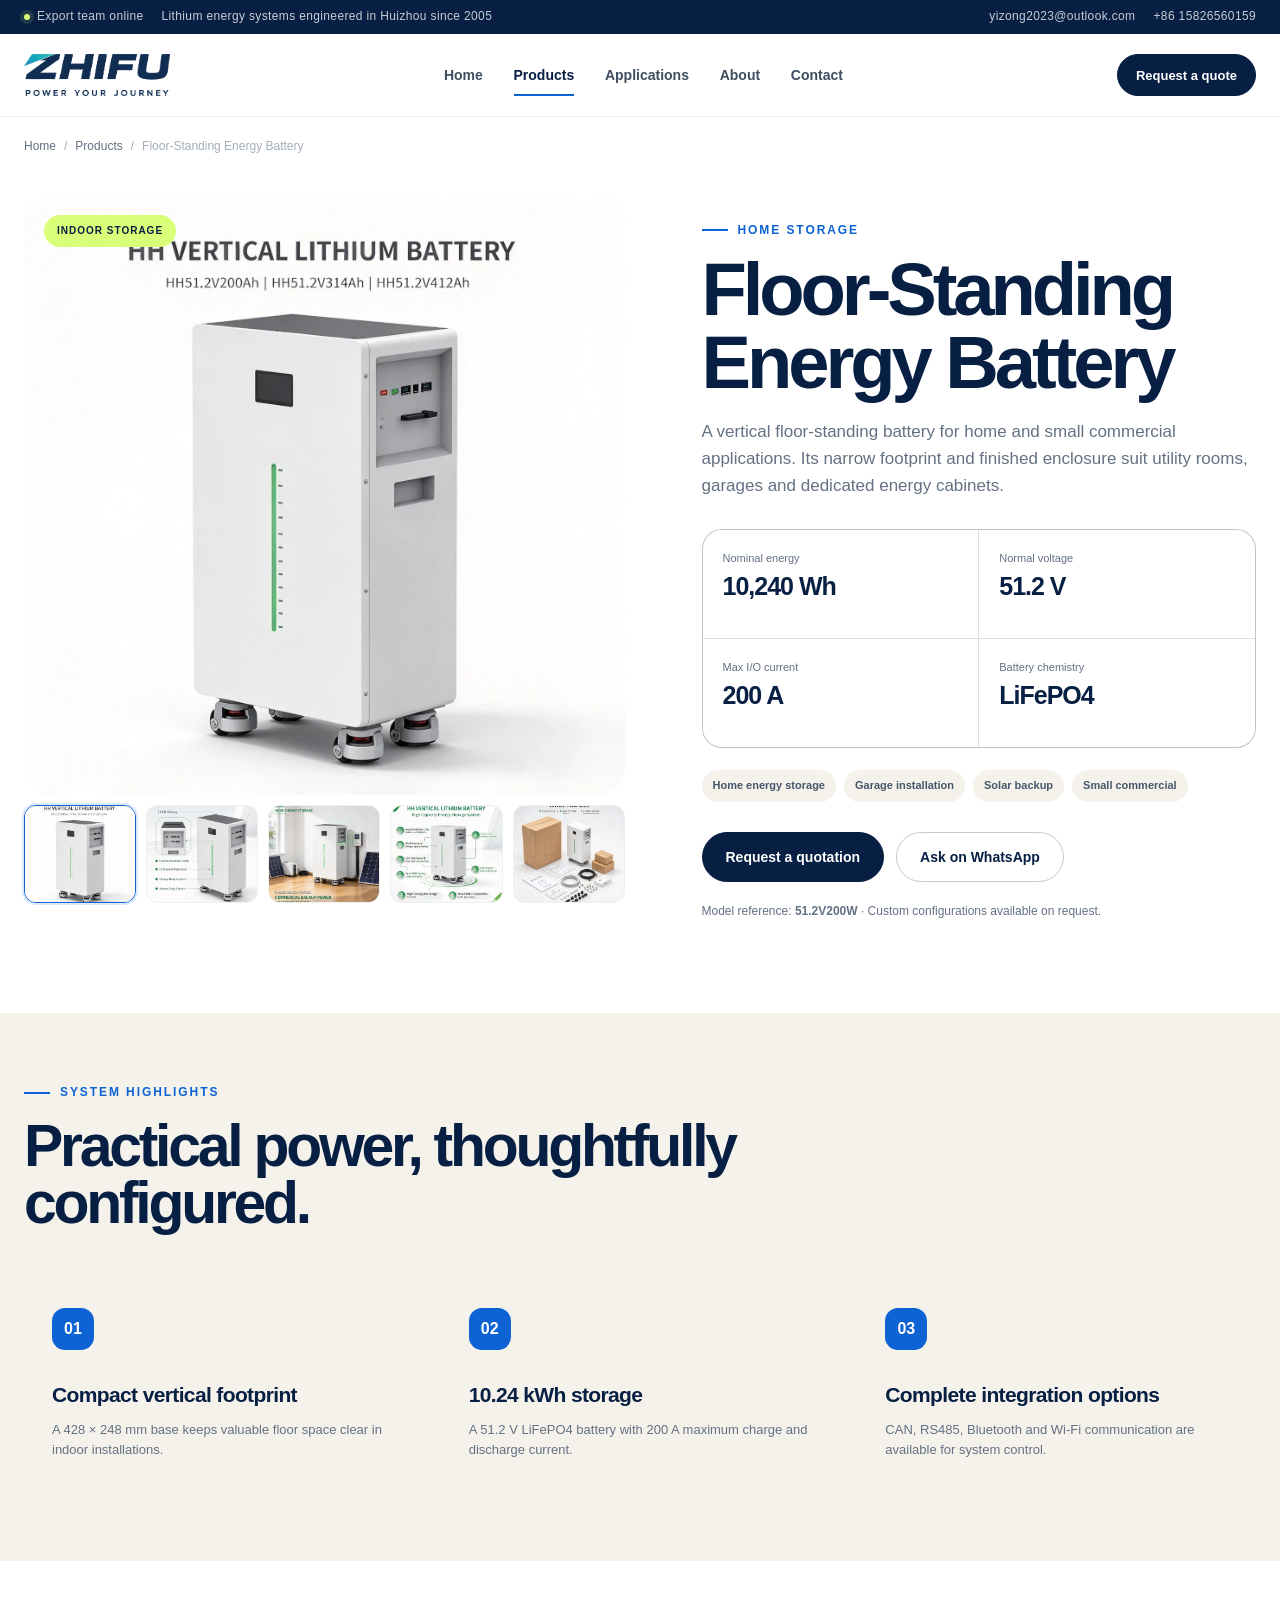
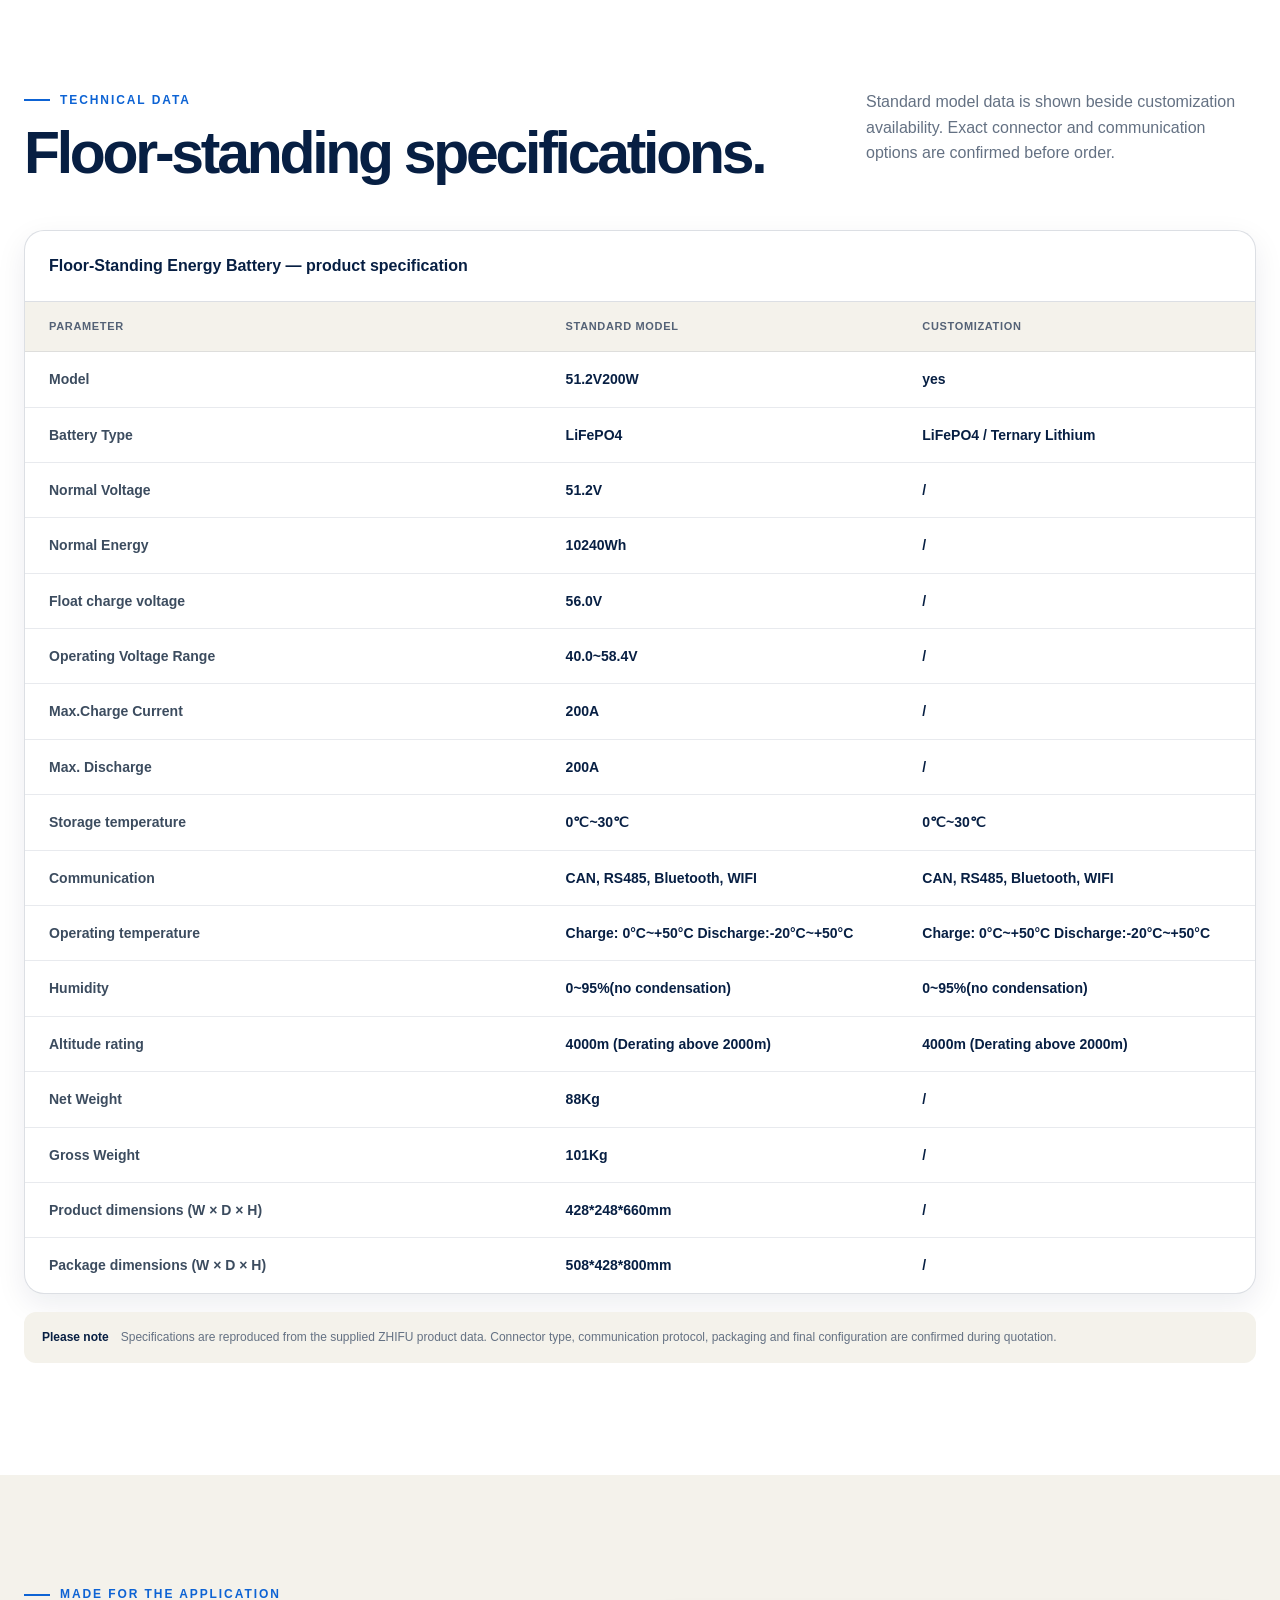
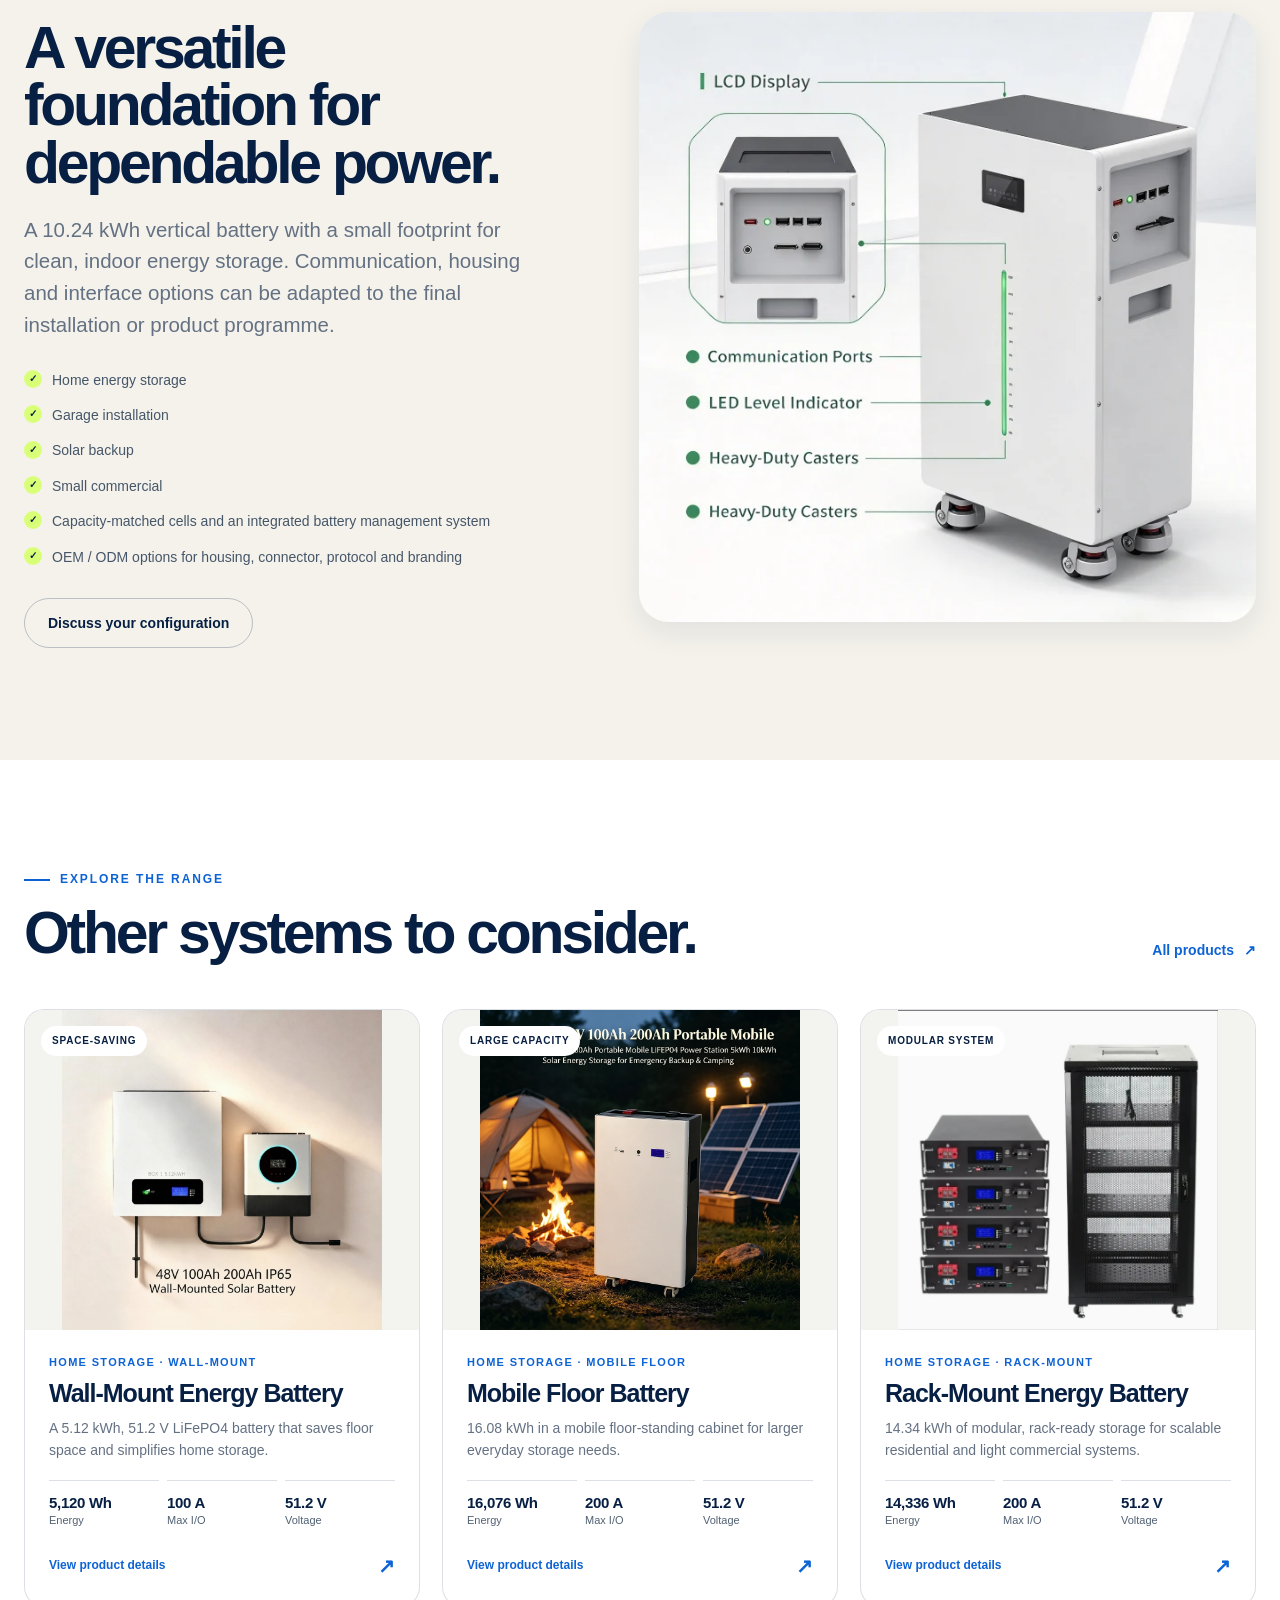
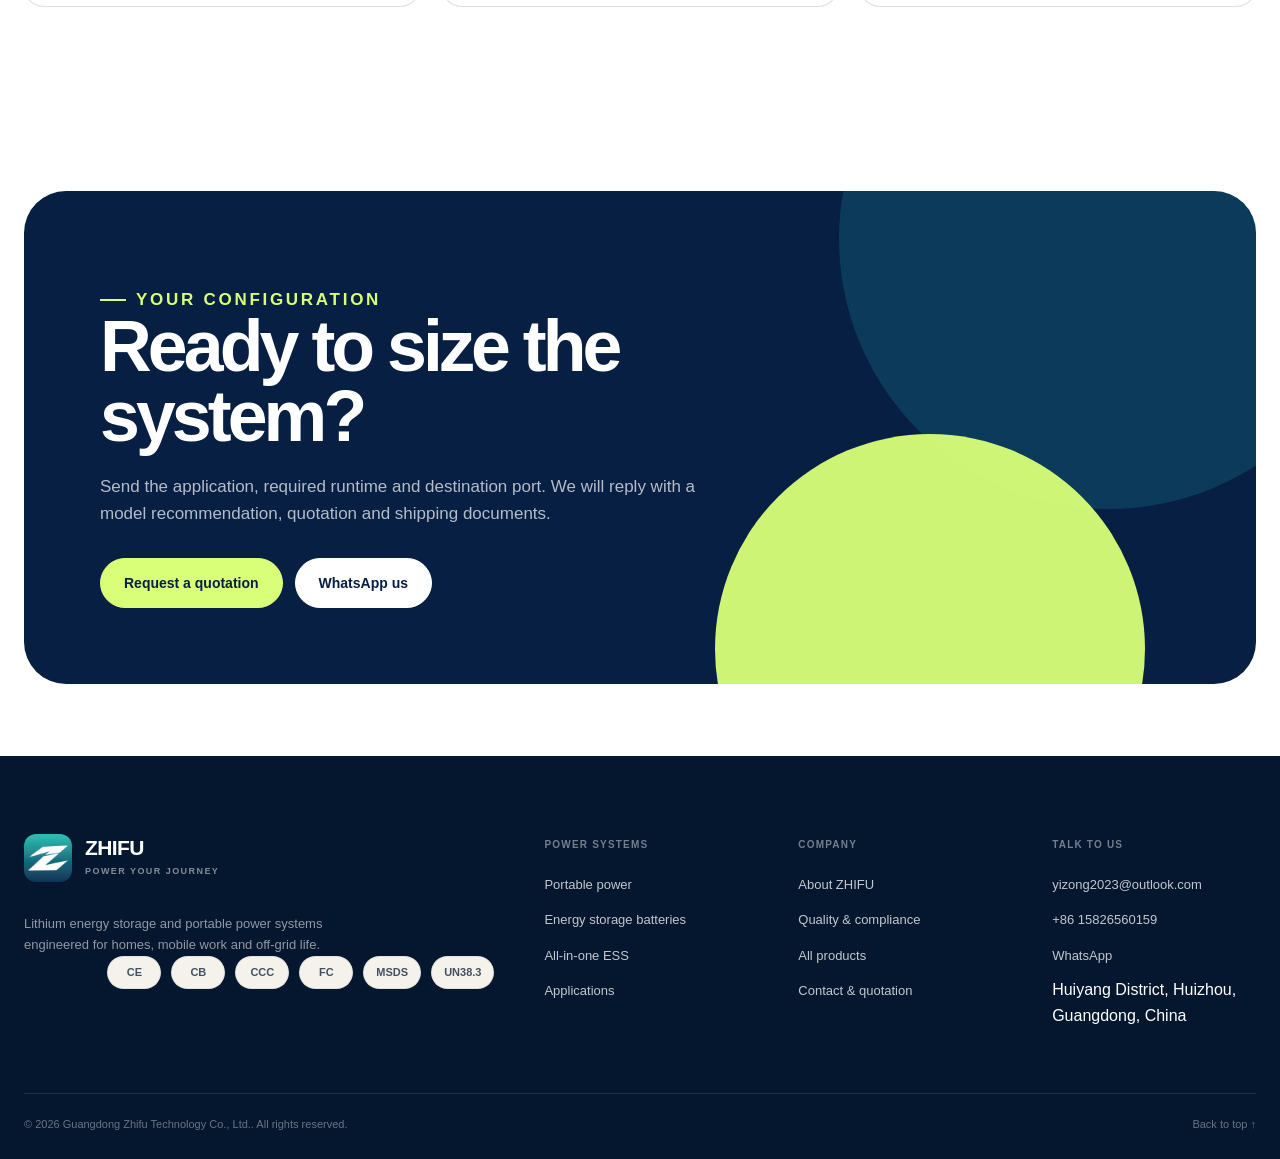
<file: products/storage-floor.html>
<!doctype html>
<html lang="en">
<head>

<meta charset="utf-8">
<meta name="viewport" content="width=device-width, initial-scale=1, viewport-fit=cover">
<title>Floor-Standing Energy Battery | ZHIFU</title>
<meta name="description" content="A vertical floor-standing battery for home and small commercial applications. Its narrow footprint and finished enclosure suit utility rooms, garages and dedicated energy cabinets.">
<meta name="theme-color" content="#071f43">
<meta name="robots" content="index, follow">
<meta property="og:type" content="website">
<meta property="og:site_name" content="ZHIFU Technology">
<meta property="og:title" content="Floor-Standing Energy Battery | ZHIFU">
<meta property="og:description" content="A vertical floor-standing battery for home and small commercial applications. Its narrow footprint and finished enclosure suit utility rooms, garages and dedicated energy cabinets.">
<meta property="og:image" content="../assets/images/og-cover.jpg">
<meta name="twitter:card" content="summary_large_image">
<link rel="icon" href="../assets/images/favicon.png" type="image/png">
<link rel="apple-touch-icon" href="../assets/images/apple-touch-icon.png">
<link rel="stylesheet" href="../assets/css/styles.css">
<script type="application/ld+json">{"@context": "https://schema.org", "@type": "Product", "name": "Floor-Standing Energy Battery", "sku": "51.2V200W", "brand": {"@type": "Brand", "name": "ZHIFU"}, "category": "Home storage", "description": "A vertical floor-standing battery for home and small commercial applications. Its narrow footprint and finished enclosure suit utility rooms, garages and dedicated energy cabinets.", "image": "assets/images/storage-floor-main.webp", "manufacturer": {"@type": "Organization", "name": "Guangdong Zhifu Technology Co., Ltd."}, "additionalProperty": [{"@type": "PropertyValue", "name": "Energy", "value": "10,240 Wh"}, {"@type": "PropertyValue", "name": "Power / current", "value": "200 A"}, {"@type": "PropertyValue", "name": "Voltage", "value": "51.2 V"}]}</script>

</head>
<body id="top" data-page="product">
<a class="skip-link" href="#main">Skip to content</a>

<div class="topbar">
  <div class="container topbar__inner">
    <div class="topbar__meta">
      <span class="topbar__status">Export team online</span>
      <span>Lithium energy systems engineered in Huizhou since 2005</span>
    </div>
    <div class="topbar__links">
      <a href="mailto:yizong2023@outlook.com">yizong2023@outlook.com</a>
      <a href="tel:+8615826560159">+86 15826560159</a>
    </div>
  </div>
</div>
<header class="site-header">
  <div class="container header-inner">
    <a class="brand" href="../index.html" aria-label="ZHIFU home">
      <img src="../assets/images/zhifu-primary.png" alt="ZHIFU — Power Your Journey" width="1580" height="449">
    </a>
    <nav class="nav__links" id="primaryNav" aria-label="Primary navigation">
      <a href="../index.html">Home</a>
      <a href="../products.html" class="is-active" aria-current="page">Products</a>
      <a href="../applications.html">Applications</a>
      <a href="../about.html">About</a>
      <a href="../contact.html">Contact</a>
    </nav>
    <div class="header-actions">
      <a class="btn btn--dark btn--sm" href="../contact.html">Request a quote</a>
      <button class="nav-toggle" type="button" aria-label="Open navigation" aria-expanded="false" aria-controls="primaryNav"><span></span></button>
    </div>
  </div>
</header>

<main id="main">

<div class="container"><nav class="crumbs" aria-label="Breadcrumb"><a href="../index.html">Home</a><span>/</span><a href="../products.html">Products</a><span>/</span><span>Floor-Standing Energy Battery</span></nav></div>
<section class="detail-hero">
  <div class="container detail-grid">
    
    <div class="gallery js-gallery">
      <div class="gallery__main">
        <span class="gallery__tag">Indoor storage</span>
        <img src="../assets/images/storage-floor-main.webp" alt="Floor-Standing Energy Battery">
      </div>
      <div class="gallery__thumbs"><button class="gallery__thumb is-active" type="button" data-src="../assets/images/storage-floor-main.webp" data-alt="Floor-Standing Energy Battery image 1" aria-label="Show image 1"><img src="../assets/images/storage-floor-main.webp" alt="" loading="lazy"></button><button class="gallery__thumb" type="button" data-src="../assets/images/storage-floor-detail-1.webp" data-alt="Floor-Standing Energy Battery image 2" aria-label="Show image 2"><img src="../assets/images/storage-floor-detail-1.webp" alt="" loading="lazy"></button><button class="gallery__thumb" type="button" data-src="../assets/images/storage-floor-detail-2.webp" data-alt="Floor-Standing Energy Battery image 3" aria-label="Show image 3"><img src="../assets/images/storage-floor-detail-2.webp" alt="" loading="lazy"></button><button class="gallery__thumb" type="button" data-src="../assets/images/storage-floor-detail-3.webp" data-alt="Floor-Standing Energy Battery image 4" aria-label="Show image 4"><img src="../assets/images/storage-floor-detail-3.webp" alt="" loading="lazy"></button><button class="gallery__thumb" type="button" data-src="../assets/images/storage-floor-detail-4.webp" data-alt="Floor-Standing Energy Battery image 5" aria-label="Show image 5"><img src="../assets/images/storage-floor-detail-4.webp" alt="" loading="lazy"></button></div>
    </div>
    
    <div class="detail-summary">
      <p class="eyebrow">Home storage</p>
      <h1>Floor-Standing Energy Battery</h1>
      <p class="detail-summary__sub">A vertical floor-standing battery for home and small commercial applications. Its narrow footprint and finished enclosure suit utility rooms, garages and dedicated energy cabinets.</p>
      <div class="metric-grid"><div class="metric"><small>Nominal energy</small><strong>10,240 Wh</strong></div><div class="metric"><small>Normal voltage</small><strong>51.2 V</strong></div><div class="metric"><small>Max I/O current</small><strong>200 A</strong></div><div class="metric"><small>Battery chemistry</small><strong>LiFePO4</strong></div></div>
      <ul class="tag-list"><li>Home energy storage</li><li>Garage installation</li><li>Solar backup</li><li>Small commercial</li></ul>
      <div class="btn-group"><a class="btn btn--dark" href="../contact.html?model=storage-floor">Request a quotation</a><a class="btn btn--outline" href="https://wa.me/8615826560159?text=I%20am%20interested%20in%20the%20Floor-Standing%20Energy%20Battery" target="_blank" rel="noopener">Ask on WhatsApp</a></div>
      <p class="detail-note">Model reference: <strong>51.2V200W</strong> · Custom configurations available on request.</p>
    </div>
  </div>
</section>
<section class="section section--paper section--tight">
  <div class="container">
    <div class="section-head">
      <div class="section-head__copy"><p class="eyebrow">System highlights</p><h2 class="display-title display-title--small">Practical power, thoughtfully configured.</h2></div>
    </div>
    <div class="feature-strip"><article class="feature-strip__item reveal"><span class="feature-strip__icon">01</span><h3>Compact vertical footprint</h3><p>A 428 × 248 mm base keeps valuable floor space clear in indoor installations.</p></article><article class="feature-strip__item reveal"><span class="feature-strip__icon">02</span><h3>10.24 kWh storage</h3><p>A 51.2 V LiFePO4 battery with 200 A maximum charge and discharge current.</p></article><article class="feature-strip__item reveal"><span class="feature-strip__icon">03</span><h3>Complete integration options</h3><p>CAN, RS485, Bluetooth and Wi-Fi communication are available for system control.</p></article></div>
  </div>
</section>
<section class="section">
  <div class="container">
    <div class="section-head">
      <div class="section-head__copy"><p class="eyebrow">Technical data</p><h2 class="display-title display-title--small">Floor-standing specifications.</h2></div>
      <p class="section-head__aside">Standard model data is shown beside customization availability. Exact connector and communication options are confirmed before order.</p>
    </div>
    
    <div class="table-wrap">
      <table class="spec-table">
        <caption>Floor-Standing Energy Battery — product specification</caption>
        <thead><tr><th scope="col">Parameter</th><th scope="col">Standard model</th><th scope="col">Customization</th></tr></thead>
        <tbody><tr><th scope="row">Model</th><td>51.2V200W</td><td>yes</td></tr><tr><th scope="row">Battery Type</th><td>LiFePO4</td><td>LiFePO4 / Ternary Lithium</td></tr><tr><th scope="row">Normal Voltage</th><td>51.2V</td><td>/</td></tr><tr><th scope="row">Normal Energy</th><td>10240Wh</td><td>/</td></tr><tr><th scope="row">Float charge voltage</th><td>56.0V</td><td>/</td></tr><tr><th scope="row">Operating Voltage Range</th><td>40.0~58.4V</td><td>/</td></tr><tr><th scope="row">Max.Charge Current</th><td>200A</td><td>/</td></tr><tr><th scope="row">Max. Discharge</th><td>200A</td><td>/</td></tr><tr><th scope="row">Storage temperature</th><td>0℃~30℃</td><td>0℃~30℃</td></tr><tr><th scope="row">Communication</th><td>CAN, RS485, Bluetooth, WIFI</td><td>CAN, RS485, Bluetooth, WIFI</td></tr><tr><th scope="row">Operating temperature</th><td>Charge: 0°C~+50°C
Discharge:-20°C~+50°C</td><td>Charge: 0°C~+50°C
Discharge:-20°C~+50°C</td></tr><tr><th scope="row">Humidity</th><td>0~95%(no condensation)</td><td>0~95%(no condensation)</td></tr><tr><th scope="row">Altitude rating</th><td>4000m (Derating above 2000m)</td><td>4000m (Derating above 2000m)</td></tr><tr><th scope="row">Net Weight</th><td>88Kg</td><td>/</td></tr><tr><th scope="row">Gross Weight</th><td>101Kg</td><td>/</td></tr><tr><th scope="row">Product dimensions (W × D × H)</th><td>428*248*660mm</td><td>/</td></tr><tr><th scope="row">Package dimensions (W × D × H)</th><td>508*428*800mm</td><td>/</td></tr></tbody>
      </table>
    </div>
    <div class="spec-note"><strong>Please note</strong><span>Specifications are reproduced from the supplied ZHIFU product data. Connector type, communication protocol, packaging and final configuration are confirmed during quotation.</span></div>
    
  </div>
</section>
<section class="section section--paper">
  <div class="container story-grid">
    <div>
      <p class="eyebrow">Made for the application</p>
      <h2 class="display-title display-title--small">A versatile foundation for dependable power.</h2>
      <p class="lead">A 10.24 kWh vertical battery with a small footprint for clean, indoor energy storage. Communication, housing and interface options can be adapted to the final installation or product programme.</p>
      <ul class="tick-list"><li>Home energy storage</li><li>Garage installation</li><li>Solar backup</li><li>Small commercial</li><li>Capacity-matched cells and an integrated battery management system</li><li>OEM / ODM options for housing, connector, protocol and branding</li></ul>
      <div class="btn-group"><a class="btn btn--outline" href="../contact.html?model=storage-floor">Discuss your configuration</a></div>
    </div>
    <div class="image-frame image-frame--tall reveal"><img src="../assets/images/storage-floor-detail-1.webp" alt="Floor-Standing Energy Battery detail" loading="lazy"></div>
  </div>
</section>
<section class="section">
  <div class="container">
    <div class="section-head">
      <div class="section-head__copy"><p class="eyebrow">Explore the range</p><h2 class="display-title display-title--small">Other systems to consider.</h2></div>
      <a class="text-link" href="../products.html">All products</a>
    </div>
    <div class="grid grid--3">
    <article class="product-card reveal" data-category="storage">
      <div class="product-card__visual">
        <img src="../assets/images/storage-wall-main.webp" alt="Wall-Mount Energy Battery" loading="lazy">
        <span class="product-card__tag">Space-saving</span>
      </div>
      <div class="product-card__body">
        <p class="product-card__series">Home storage · Wall-mount</p>
        <h3><a href="storage-wall.html">Wall-Mount Energy Battery</a></h3>
        <p class="product-card__summary">A 5.12 kWh, 51.2 V LiFePO4 battery that saves floor space and simplifies home storage.</p>
        <div class="product-card__metrics">
          <span><strong>5,120 Wh</strong>Energy</span>
          <span><strong>100 A</strong>Max I/O</span>
          <span><strong>51.2 V</strong>Voltage</span>
        </div>
        <div class="product-card__foot"><span>View product details</span><span>↗</span></div>
      </div>
    </article>
    
    <article class="product-card reveal" data-category="storage">
      <div class="product-card__visual">
        <img src="../assets/images/storage-mobile-main.webp" alt="Mobile Floor Battery" loading="lazy">
        <span class="product-card__tag">Large capacity</span>
      </div>
      <div class="product-card__body">
        <p class="product-card__series">Home storage · Mobile floor</p>
        <h3><a href="storage-mobile.html">Mobile Floor Battery</a></h3>
        <p class="product-card__summary">16.08 kWh in a mobile floor-standing cabinet for larger everyday storage needs.</p>
        <div class="product-card__metrics">
          <span><strong>16,076 Wh</strong>Energy</span>
          <span><strong>200 A</strong>Max I/O</span>
          <span><strong>51.2 V</strong>Voltage</span>
        </div>
        <div class="product-card__foot"><span>View product details</span><span>↗</span></div>
      </div>
    </article>
    
    <article class="product-card reveal" data-category="storage">
      <div class="product-card__visual">
        <img src="../assets/images/storage-rack-main.webp" alt="Rack-Mount Energy Battery" loading="lazy">
        <span class="product-card__tag">Modular system</span>
      </div>
      <div class="product-card__body">
        <p class="product-card__series">Home storage · Rack-mount</p>
        <h3><a href="storage-rack.html">Rack-Mount Energy Battery</a></h3>
        <p class="product-card__summary">14.34 kWh of modular, rack-ready storage for scalable residential and light commercial systems.</p>
        <div class="product-card__metrics">
          <span><strong>14,336 Wh</strong>Energy</span>
          <span><strong>200 A</strong>Max I/O</span>
          <span><strong>51.2 V</strong>Voltage</span>
        </div>
        <div class="product-card__foot"><span>View product details</span><span>↗</span></div>
      </div>
    </article>
    </div>
  </div>
</section>
<section class="section section--tight">
  <div class="container">
    <div class="cta-band">
      <div class="cta-band__content"><p class="eyebrow" style="color:var(--lime)">Your configuration</p><h2>Ready to size the system?</h2><p>Send the application, required runtime and destination port. We will reply with a model recommendation, quotation and shipping documents.</p><div class="btn-group"><a class="btn btn--lime" href="../contact.html?model=storage-floor">Request a quotation</a><a class="btn btn--light" href="https://wa.me/8615826560159" target="_blank" rel="noopener">WhatsApp us</a></div></div>
    </div>
  </div>
</section>

</main>

<footer class="site-footer">
  <div class="container">
    <div class="footer-grid">
      <div>
        <a class="footer-brand" href="../index.html">
          <img class="footer-brand__mark" src="../assets/images/zhifu-mark.png" alt="" width="512" height="512">
          <span class="footer-brand__text"><strong>ZHIFU</strong><span>Power Your Journey</span></span>
        </a>
        <p class="footer-about">Lithium energy storage and portable power systems engineered for homes, mobile work and off-grid life.</p>
        <ul class="cert-list" aria-label="Certifications"><li>CE</li><li>CB</li><li>CCC</li><li>FC</li><li>MSDS</li><li>UN38.3</li></ul>
      </div>
      <div>
        <h3>Power systems</h3>
        <ul class="footer-links">
          <li><a href="../products.html?category=portable">Portable power</a></li>
          <li><a href="../products.html?category=storage">Energy storage batteries</a></li>
          <li><a href="../products.html?category=integrated">All-in-one ESS</a></li>
          <li><a href="../applications.html">Applications</a></li>
        </ul>
      </div>
      <div>
        <h3>Company</h3>
        <ul class="footer-links">
          <li><a href="../about.html">About ZHIFU</a></li>
          <li><a href="../about.html#quality">Quality & compliance</a></li>
          <li><a href="../products.html">All products</a></li>
          <li><a href="../contact.html">Contact & quotation</a></li>
        </ul>
      </div>
      <div>
        <h3>Talk to us</h3>
        <ul class="footer-links">
          <li><a href="mailto:yizong2023@outlook.com">yizong2023@outlook.com</a></li>
          <li><a href="tel:+8615826560159">+86 15826560159</a></li>
          <li><a href="https://wa.me/8615826560159" target="_blank" rel="noopener">WhatsApp</a></li>
          <li>Huiyang District, Huizhou, Guangdong, China</li>
        </ul>
      </div>
    </div>
    <div class="footer-bottom">
      <span>© <span data-year>2026</span> Guangdong Zhifu Technology Co., Ltd.. All rights reserved.</span>
      <a class="back-to-top" href="#top">Back to top ↑</a>
    </div>
  </div>
</footer>

<script src="../assets/js/site.js" defer></script>
</body>
</html>
</file>
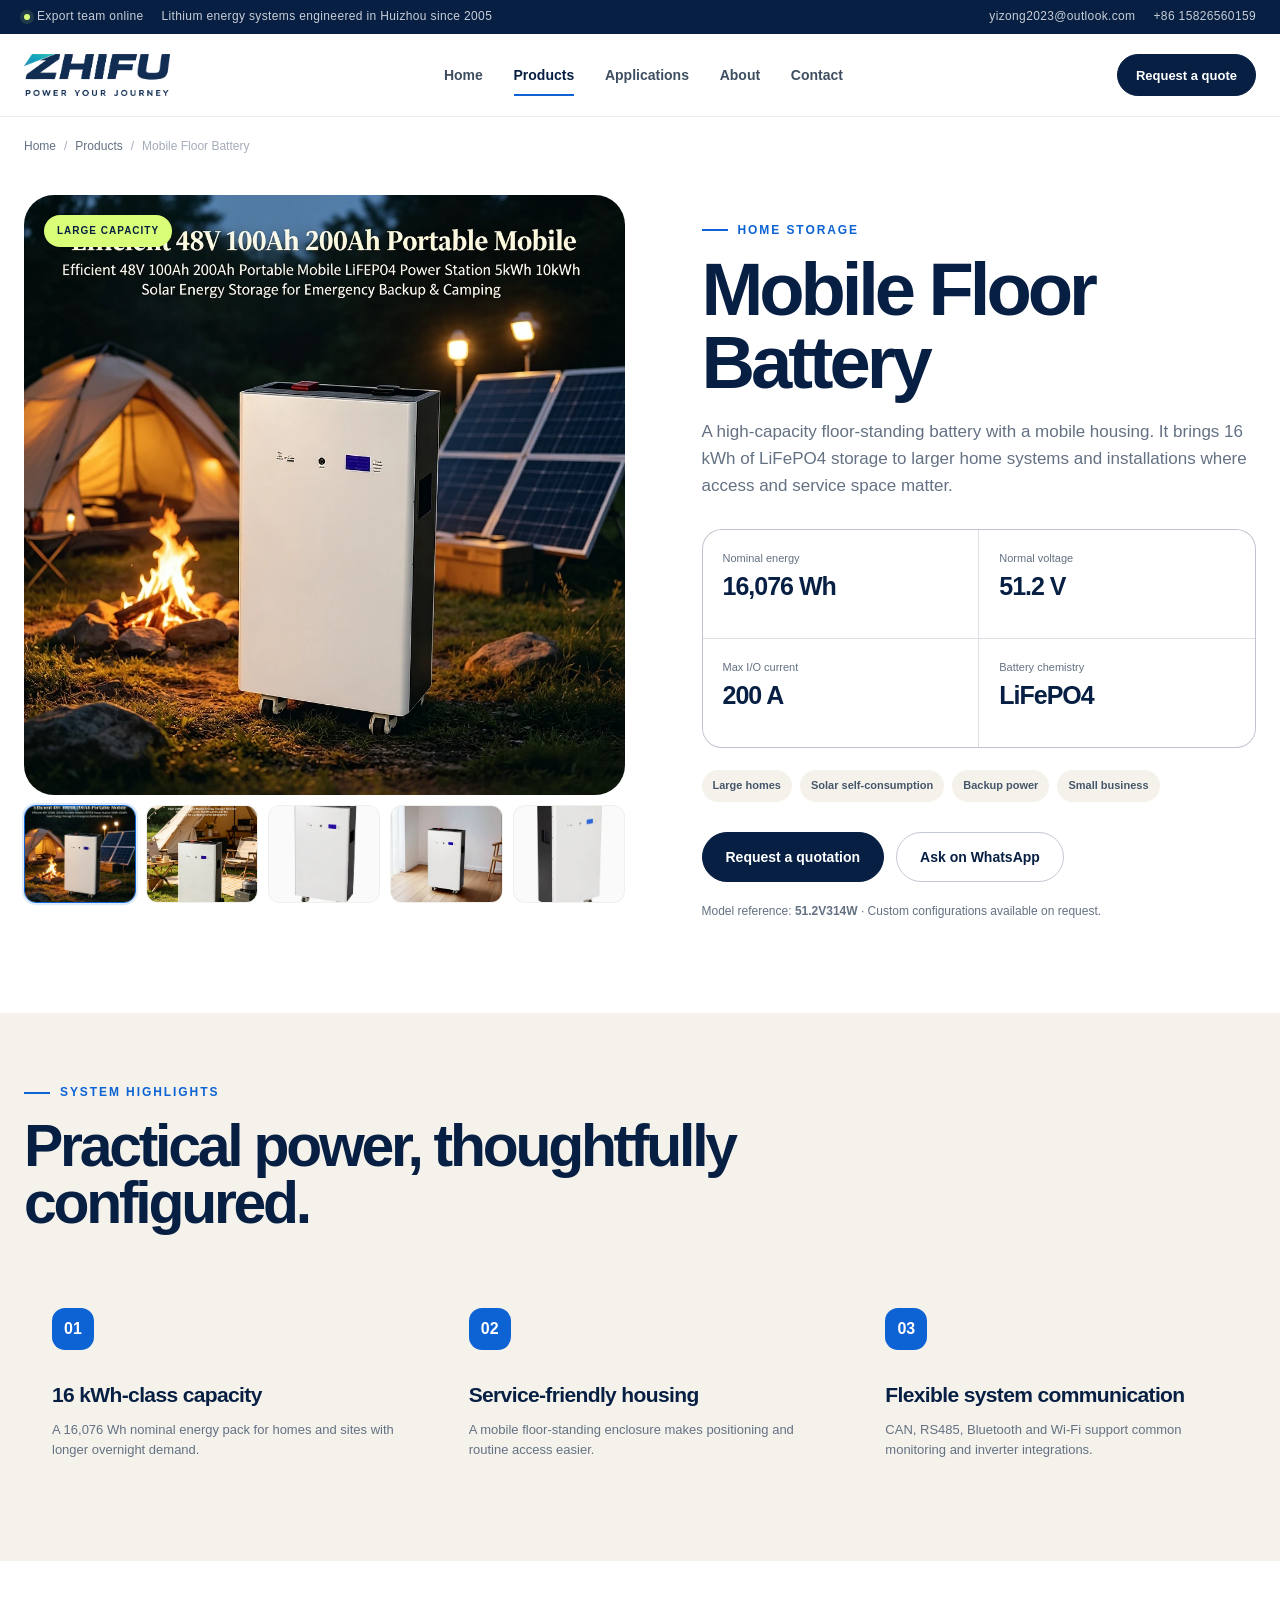
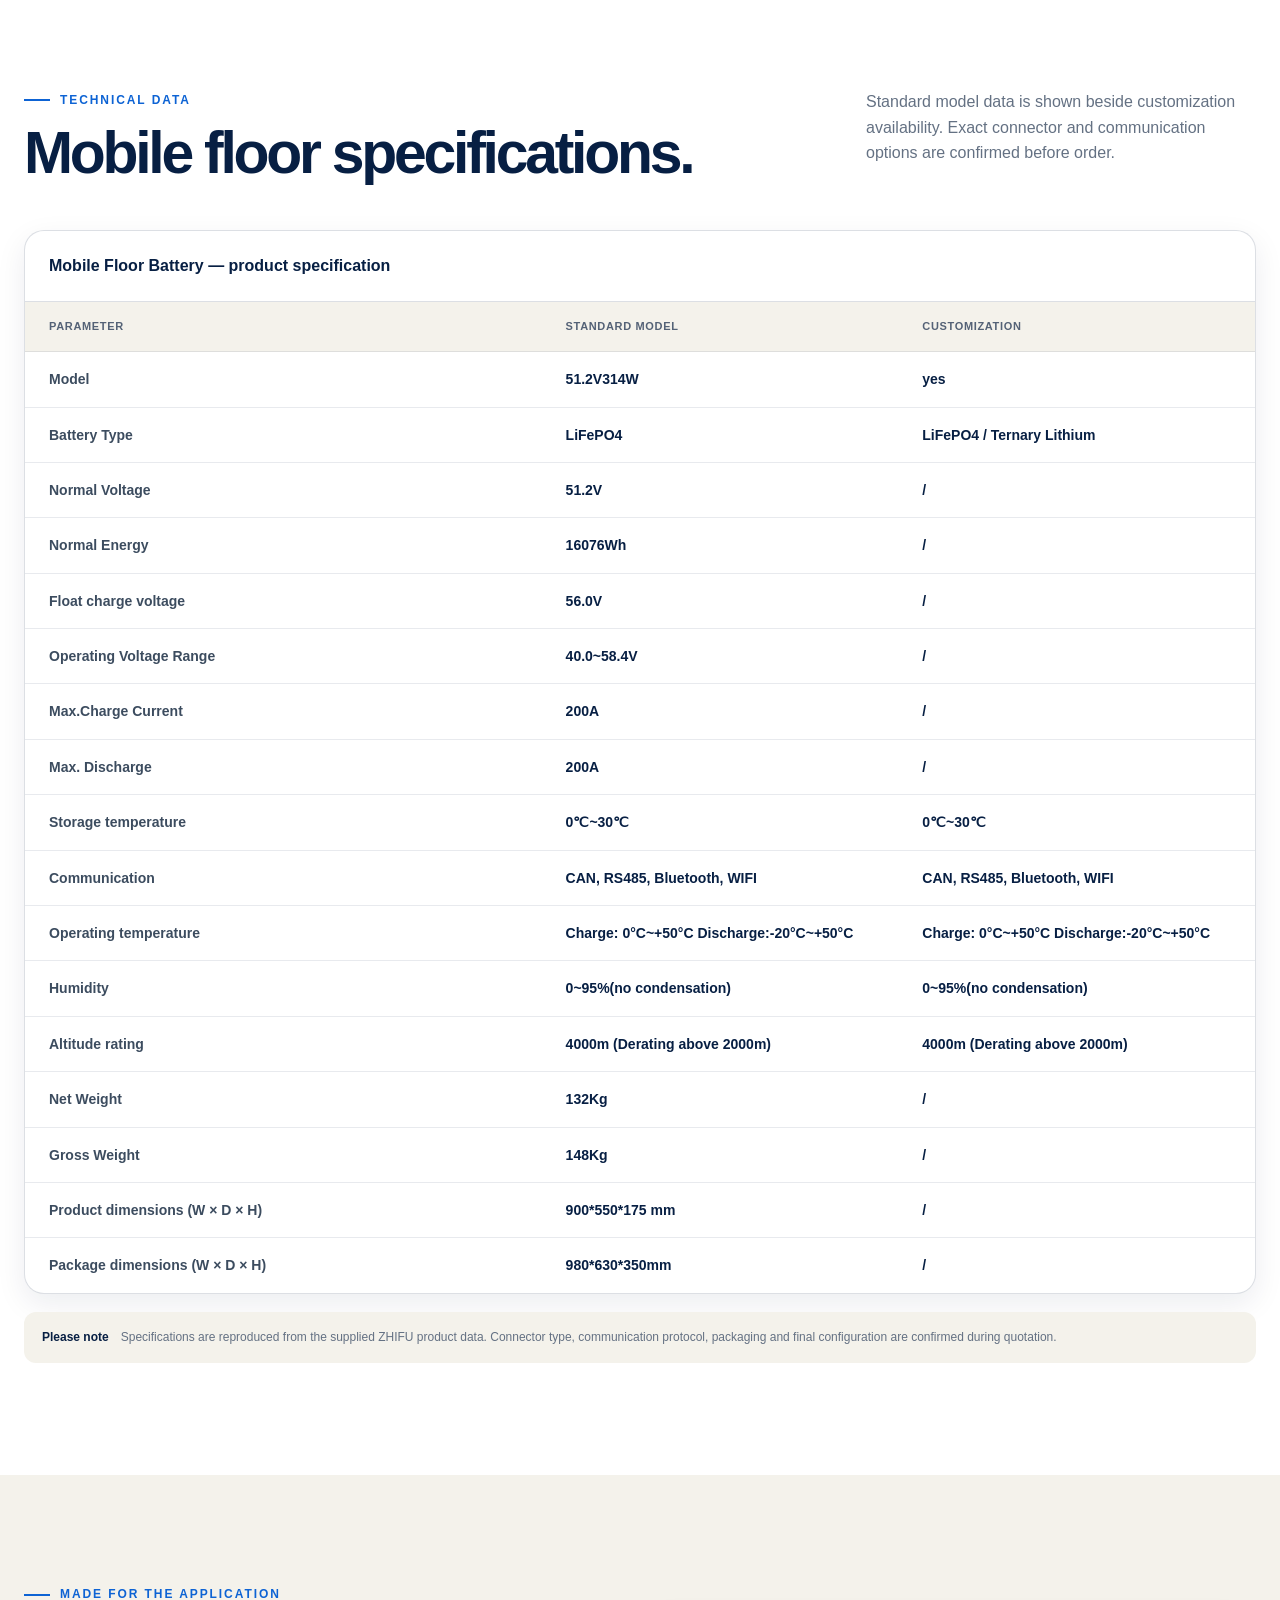
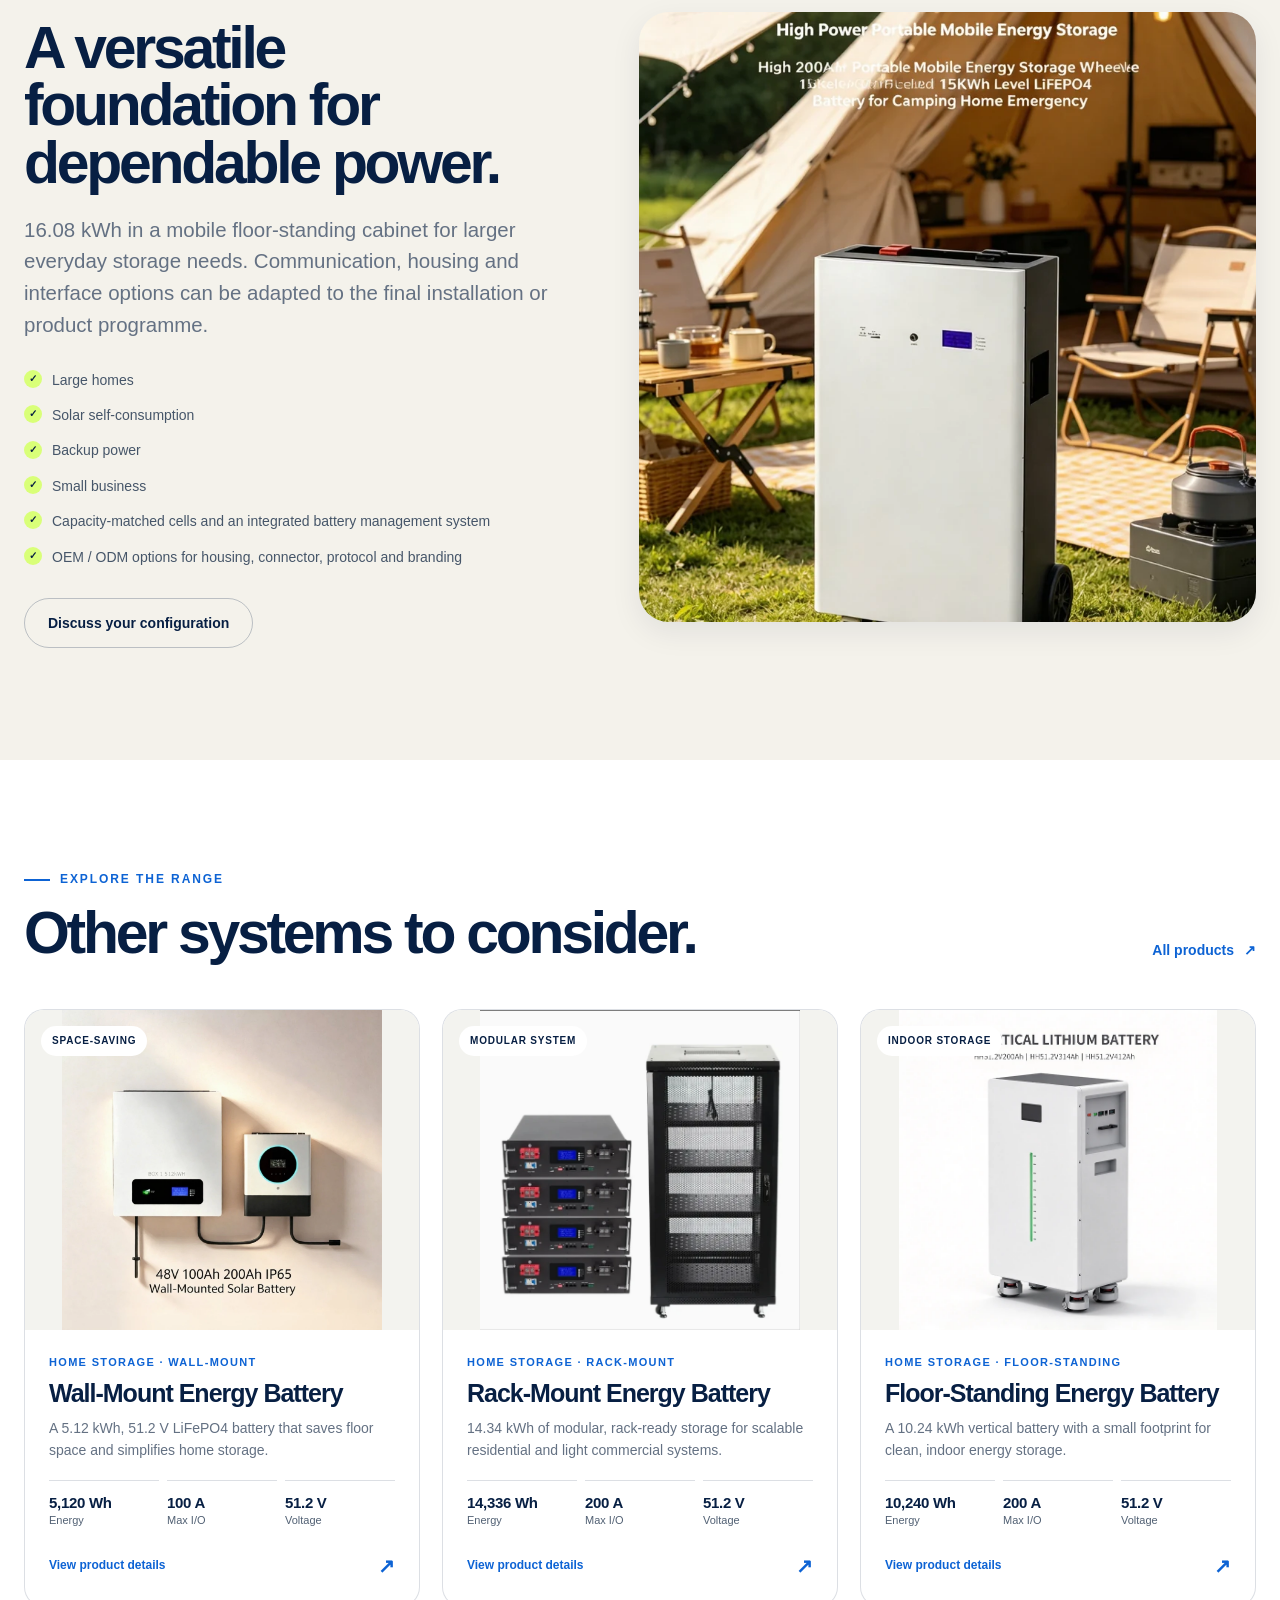
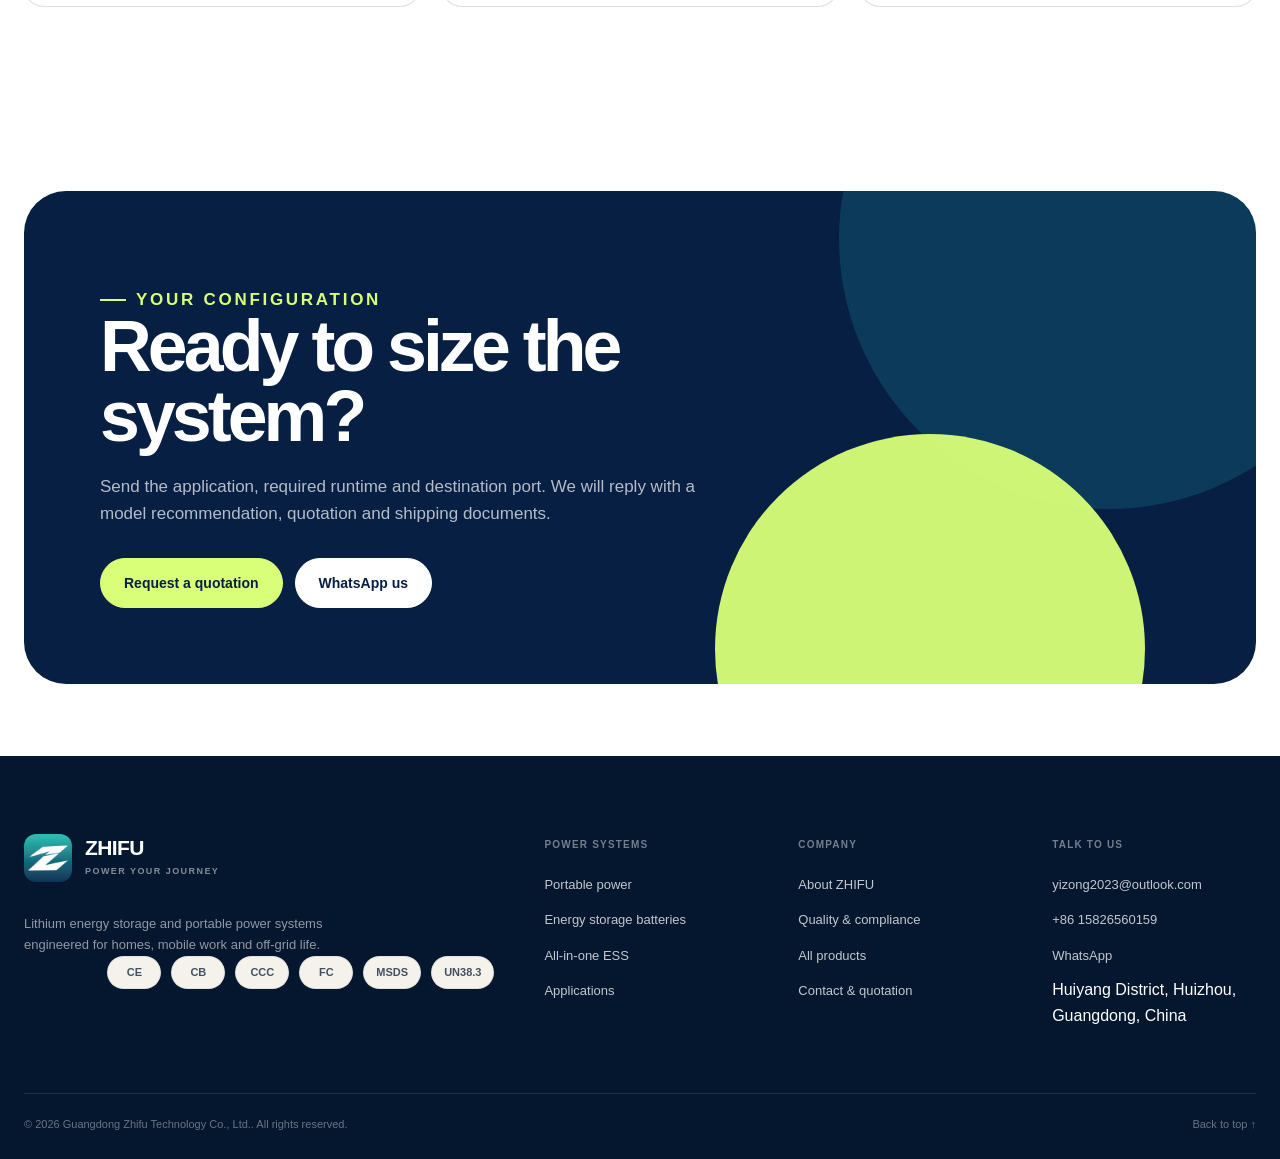
<file: products/storage-mobile.html>
<!doctype html>
<html lang="en">
<head>

<meta charset="utf-8">
<meta name="viewport" content="width=device-width, initial-scale=1, viewport-fit=cover">
<title>Mobile Floor Battery | ZHIFU</title>
<meta name="description" content="A high-capacity floor-standing battery with a mobile housing. It brings 16 kWh of LiFePO4 storage to larger home systems and installations where access and service space matter.">
<meta name="theme-color" content="#071f43">
<meta name="robots" content="index, follow">
<meta property="og:type" content="website">
<meta property="og:site_name" content="ZHIFU Technology">
<meta property="og:title" content="Mobile Floor Battery | ZHIFU">
<meta property="og:description" content="A high-capacity floor-standing battery with a mobile housing. It brings 16 kWh of LiFePO4 storage to larger home systems and installations where access and service space matter.">
<meta property="og:image" content="../assets/images/og-cover.jpg">
<meta name="twitter:card" content="summary_large_image">
<link rel="icon" href="../assets/images/favicon.png" type="image/png">
<link rel="apple-touch-icon" href="../assets/images/apple-touch-icon.png">
<link rel="stylesheet" href="../assets/css/styles.css">
<script type="application/ld+json">{"@context": "https://schema.org", "@type": "Product", "name": "Mobile Floor Battery", "sku": "51.2V314W", "brand": {"@type": "Brand", "name": "ZHIFU"}, "category": "Home storage", "description": "A high-capacity floor-standing battery with a mobile housing. It brings 16 kWh of LiFePO4 storage to larger home systems and installations where access and service space matter.", "image": "assets/images/storage-mobile-main.webp", "manufacturer": {"@type": "Organization", "name": "Guangdong Zhifu Technology Co., Ltd."}, "additionalProperty": [{"@type": "PropertyValue", "name": "Energy", "value": "16,076 Wh"}, {"@type": "PropertyValue", "name": "Power / current", "value": "200 A"}, {"@type": "PropertyValue", "name": "Voltage", "value": "51.2 V"}]}</script>

</head>
<body id="top" data-page="product">
<a class="skip-link" href="#main">Skip to content</a>

<div class="topbar">
  <div class="container topbar__inner">
    <div class="topbar__meta">
      <span class="topbar__status">Export team online</span>
      <span>Lithium energy systems engineered in Huizhou since 2005</span>
    </div>
    <div class="topbar__links">
      <a href="mailto:yizong2023@outlook.com">yizong2023@outlook.com</a>
      <a href="tel:+8615826560159">+86 15826560159</a>
    </div>
  </div>
</div>
<header class="site-header">
  <div class="container header-inner">
    <a class="brand" href="../index.html" aria-label="ZHIFU home">
      <img src="../assets/images/zhifu-primary.png" alt="ZHIFU — Power Your Journey" width="1580" height="449">
    </a>
    <nav class="nav__links" id="primaryNav" aria-label="Primary navigation">
      <a href="../index.html">Home</a>
      <a href="../products.html" class="is-active" aria-current="page">Products</a>
      <a href="../applications.html">Applications</a>
      <a href="../about.html">About</a>
      <a href="../contact.html">Contact</a>
    </nav>
    <div class="header-actions">
      <a class="btn btn--dark btn--sm" href="../contact.html">Request a quote</a>
      <button class="nav-toggle" type="button" aria-label="Open navigation" aria-expanded="false" aria-controls="primaryNav"><span></span></button>
    </div>
  </div>
</header>

<main id="main">

<div class="container"><nav class="crumbs" aria-label="Breadcrumb"><a href="../index.html">Home</a><span>/</span><a href="../products.html">Products</a><span>/</span><span>Mobile Floor Battery</span></nav></div>
<section class="detail-hero">
  <div class="container detail-grid">
    
    <div class="gallery js-gallery">
      <div class="gallery__main">
        <span class="gallery__tag">Large capacity</span>
        <img src="../assets/images/storage-mobile-main.webp" alt="Mobile Floor Battery">
      </div>
      <div class="gallery__thumbs"><button class="gallery__thumb is-active" type="button" data-src="../assets/images/storage-mobile-main.webp" data-alt="Mobile Floor Battery image 1" aria-label="Show image 1"><img src="../assets/images/storage-mobile-main.webp" alt="" loading="lazy"></button><button class="gallery__thumb" type="button" data-src="../assets/images/storage-mobile-detail-1.webp" data-alt="Mobile Floor Battery image 2" aria-label="Show image 2"><img src="../assets/images/storage-mobile-detail-1.webp" alt="" loading="lazy"></button><button class="gallery__thumb" type="button" data-src="../assets/images/storage-mobile-detail-2.webp" data-alt="Mobile Floor Battery image 3" aria-label="Show image 3"><img src="../assets/images/storage-mobile-detail-2.webp" alt="" loading="lazy"></button><button class="gallery__thumb" type="button" data-src="../assets/images/storage-mobile-detail-3.webp" data-alt="Mobile Floor Battery image 4" aria-label="Show image 4"><img src="../assets/images/storage-mobile-detail-3.webp" alt="" loading="lazy"></button><button class="gallery__thumb" type="button" data-src="../assets/images/storage-mobile-detail-4.webp" data-alt="Mobile Floor Battery image 5" aria-label="Show image 5"><img src="../assets/images/storage-mobile-detail-4.webp" alt="" loading="lazy"></button></div>
    </div>
    
    <div class="detail-summary">
      <p class="eyebrow">Home storage</p>
      <h1>Mobile Floor Battery</h1>
      <p class="detail-summary__sub">A high-capacity floor-standing battery with a mobile housing. It brings 16 kWh of LiFePO4 storage to larger home systems and installations where access and service space matter.</p>
      <div class="metric-grid"><div class="metric"><small>Nominal energy</small><strong>16,076 Wh</strong></div><div class="metric"><small>Normal voltage</small><strong>51.2 V</strong></div><div class="metric"><small>Max I/O current</small><strong>200 A</strong></div><div class="metric"><small>Battery chemistry</small><strong>LiFePO4</strong></div></div>
      <ul class="tag-list"><li>Large homes</li><li>Solar self-consumption</li><li>Backup power</li><li>Small business</li></ul>
      <div class="btn-group"><a class="btn btn--dark" href="../contact.html?model=storage-mobile">Request a quotation</a><a class="btn btn--outline" href="https://wa.me/8615826560159?text=I%20am%20interested%20in%20the%20Mobile%20Floor%20Battery" target="_blank" rel="noopener">Ask on WhatsApp</a></div>
      <p class="detail-note">Model reference: <strong>51.2V314W</strong> · Custom configurations available on request.</p>
    </div>
  </div>
</section>
<section class="section section--paper section--tight">
  <div class="container">
    <div class="section-head">
      <div class="section-head__copy"><p class="eyebrow">System highlights</p><h2 class="display-title display-title--small">Practical power, thoughtfully configured.</h2></div>
    </div>
    <div class="feature-strip"><article class="feature-strip__item reveal"><span class="feature-strip__icon">01</span><h3>16 kWh-class capacity</h3><p>A 16,076 Wh nominal energy pack for homes and sites with longer overnight demand.</p></article><article class="feature-strip__item reveal"><span class="feature-strip__icon">02</span><h3>Service-friendly housing</h3><p>A mobile floor-standing enclosure makes positioning and routine access easier.</p></article><article class="feature-strip__item reveal"><span class="feature-strip__icon">03</span><h3>Flexible system communication</h3><p>CAN, RS485, Bluetooth and Wi-Fi support common monitoring and inverter integrations.</p></article></div>
  </div>
</section>
<section class="section">
  <div class="container">
    <div class="section-head">
      <div class="section-head__copy"><p class="eyebrow">Technical data</p><h2 class="display-title display-title--small">Mobile floor specifications.</h2></div>
      <p class="section-head__aside">Standard model data is shown beside customization availability. Exact connector and communication options are confirmed before order.</p>
    </div>
    
    <div class="table-wrap">
      <table class="spec-table">
        <caption>Mobile Floor Battery — product specification</caption>
        <thead><tr><th scope="col">Parameter</th><th scope="col">Standard model</th><th scope="col">Customization</th></tr></thead>
        <tbody><tr><th scope="row">Model</th><td>51.2V314W</td><td>yes</td></tr><tr><th scope="row">Battery Type</th><td>LiFePO4</td><td>LiFePO4 / Ternary Lithium</td></tr><tr><th scope="row">Normal Voltage</th><td>51.2V</td><td>/</td></tr><tr><th scope="row">Normal Energy</th><td>16076Wh</td><td>/</td></tr><tr><th scope="row">Float charge voltage</th><td>56.0V</td><td>/</td></tr><tr><th scope="row">Operating Voltage Range</th><td>40.0~58.4V</td><td>/</td></tr><tr><th scope="row">Max.Charge Current</th><td>200A</td><td>/</td></tr><tr><th scope="row">Max. Discharge</th><td>200A</td><td>/</td></tr><tr><th scope="row">Storage temperature</th><td>0℃~30℃</td><td>0℃~30℃</td></tr><tr><th scope="row">Communication</th><td>CAN, RS485, Bluetooth, WIFI</td><td>CAN, RS485, Bluetooth, WIFI</td></tr><tr><th scope="row">Operating temperature</th><td>Charge: 0°C~+50°C
Discharge:-20°C~+50°C</td><td>Charge: 0°C~+50°C
Discharge:-20°C~+50°C</td></tr><tr><th scope="row">Humidity</th><td>0~95%(no condensation)</td><td>0~95%(no condensation)</td></tr><tr><th scope="row">Altitude rating</th><td>4000m (Derating above 2000m)</td><td>4000m (Derating above 2000m)</td></tr><tr><th scope="row">Net Weight</th><td>132Kg</td><td>/</td></tr><tr><th scope="row">Gross Weight</th><td>148Kg</td><td>/</td></tr><tr><th scope="row">Product dimensions (W × D × H)</th><td>900*550*175 mm</td><td>/</td></tr><tr><th scope="row">Package dimensions (W × D × H)</th><td>980*630*350mm</td><td>/</td></tr></tbody>
      </table>
    </div>
    <div class="spec-note"><strong>Please note</strong><span>Specifications are reproduced from the supplied ZHIFU product data. Connector type, communication protocol, packaging and final configuration are confirmed during quotation.</span></div>
    
  </div>
</section>
<section class="section section--paper">
  <div class="container story-grid">
    <div>
      <p class="eyebrow">Made for the application</p>
      <h2 class="display-title display-title--small">A versatile foundation for dependable power.</h2>
      <p class="lead">16.08 kWh in a mobile floor-standing cabinet for larger everyday storage needs. Communication, housing and interface options can be adapted to the final installation or product programme.</p>
      <ul class="tick-list"><li>Large homes</li><li>Solar self-consumption</li><li>Backup power</li><li>Small business</li><li>Capacity-matched cells and an integrated battery management system</li><li>OEM / ODM options for housing, connector, protocol and branding</li></ul>
      <div class="btn-group"><a class="btn btn--outline" href="../contact.html?model=storage-mobile">Discuss your configuration</a></div>
    </div>
    <div class="image-frame image-frame--tall reveal"><img src="../assets/images/storage-mobile-detail-1.webp" alt="Mobile Floor Battery detail" loading="lazy"></div>
  </div>
</section>
<section class="section">
  <div class="container">
    <div class="section-head">
      <div class="section-head__copy"><p class="eyebrow">Explore the range</p><h2 class="display-title display-title--small">Other systems to consider.</h2></div>
      <a class="text-link" href="../products.html">All products</a>
    </div>
    <div class="grid grid--3">
    <article class="product-card reveal" data-category="storage">
      <div class="product-card__visual">
        <img src="../assets/images/storage-wall-main.webp" alt="Wall-Mount Energy Battery" loading="lazy">
        <span class="product-card__tag">Space-saving</span>
      </div>
      <div class="product-card__body">
        <p class="product-card__series">Home storage · Wall-mount</p>
        <h3><a href="storage-wall.html">Wall-Mount Energy Battery</a></h3>
        <p class="product-card__summary">A 5.12 kWh, 51.2 V LiFePO4 battery that saves floor space and simplifies home storage.</p>
        <div class="product-card__metrics">
          <span><strong>5,120 Wh</strong>Energy</span>
          <span><strong>100 A</strong>Max I/O</span>
          <span><strong>51.2 V</strong>Voltage</span>
        </div>
        <div class="product-card__foot"><span>View product details</span><span>↗</span></div>
      </div>
    </article>
    
    <article class="product-card reveal" data-category="storage">
      <div class="product-card__visual">
        <img src="../assets/images/storage-rack-main.webp" alt="Rack-Mount Energy Battery" loading="lazy">
        <span class="product-card__tag">Modular system</span>
      </div>
      <div class="product-card__body">
        <p class="product-card__series">Home storage · Rack-mount</p>
        <h3><a href="storage-rack.html">Rack-Mount Energy Battery</a></h3>
        <p class="product-card__summary">14.34 kWh of modular, rack-ready storage for scalable residential and light commercial systems.</p>
        <div class="product-card__metrics">
          <span><strong>14,336 Wh</strong>Energy</span>
          <span><strong>200 A</strong>Max I/O</span>
          <span><strong>51.2 V</strong>Voltage</span>
        </div>
        <div class="product-card__foot"><span>View product details</span><span>↗</span></div>
      </div>
    </article>
    
    <article class="product-card reveal" data-category="storage">
      <div class="product-card__visual">
        <img src="../assets/images/storage-floor-main.webp" alt="Floor-Standing Energy Battery" loading="lazy">
        <span class="product-card__tag">Indoor storage</span>
      </div>
      <div class="product-card__body">
        <p class="product-card__series">Home storage · Floor-standing</p>
        <h3><a href="storage-floor.html">Floor-Standing Energy Battery</a></h3>
        <p class="product-card__summary">A 10.24 kWh vertical battery with a small footprint for clean, indoor energy storage.</p>
        <div class="product-card__metrics">
          <span><strong>10,240 Wh</strong>Energy</span>
          <span><strong>200 A</strong>Max I/O</span>
          <span><strong>51.2 V</strong>Voltage</span>
        </div>
        <div class="product-card__foot"><span>View product details</span><span>↗</span></div>
      </div>
    </article>
    </div>
  </div>
</section>
<section class="section section--tight">
  <div class="container">
    <div class="cta-band">
      <div class="cta-band__content"><p class="eyebrow" style="color:var(--lime)">Your configuration</p><h2>Ready to size the system?</h2><p>Send the application, required runtime and destination port. We will reply with a model recommendation, quotation and shipping documents.</p><div class="btn-group"><a class="btn btn--lime" href="../contact.html?model=storage-mobile">Request a quotation</a><a class="btn btn--light" href="https://wa.me/8615826560159" target="_blank" rel="noopener">WhatsApp us</a></div></div>
    </div>
  </div>
</section>

</main>

<footer class="site-footer">
  <div class="container">
    <div class="footer-grid">
      <div>
        <a class="footer-brand" href="../index.html">
          <img class="footer-brand__mark" src="../assets/images/zhifu-mark.png" alt="" width="512" height="512">
          <span class="footer-brand__text"><strong>ZHIFU</strong><span>Power Your Journey</span></span>
        </a>
        <p class="footer-about">Lithium energy storage and portable power systems engineered for homes, mobile work and off-grid life.</p>
        <ul class="cert-list" aria-label="Certifications"><li>CE</li><li>CB</li><li>CCC</li><li>FC</li><li>MSDS</li><li>UN38.3</li></ul>
      </div>
      <div>
        <h3>Power systems</h3>
        <ul class="footer-links">
          <li><a href="../products.html?category=portable">Portable power</a></li>
          <li><a href="../products.html?category=storage">Energy storage batteries</a></li>
          <li><a href="../products.html?category=integrated">All-in-one ESS</a></li>
          <li><a href="../applications.html">Applications</a></li>
        </ul>
      </div>
      <div>
        <h3>Company</h3>
        <ul class="footer-links">
          <li><a href="../about.html">About ZHIFU</a></li>
          <li><a href="../about.html#quality">Quality & compliance</a></li>
          <li><a href="../products.html">All products</a></li>
          <li><a href="../contact.html">Contact & quotation</a></li>
        </ul>
      </div>
      <div>
        <h3>Talk to us</h3>
        <ul class="footer-links">
          <li><a href="mailto:yizong2023@outlook.com">yizong2023@outlook.com</a></li>
          <li><a href="tel:+8615826560159">+86 15826560159</a></li>
          <li><a href="https://wa.me/8615826560159" target="_blank" rel="noopener">WhatsApp</a></li>
          <li>Huiyang District, Huizhou, Guangdong, China</li>
        </ul>
      </div>
    </div>
    <div class="footer-bottom">
      <span>© <span data-year>2026</span> Guangdong Zhifu Technology Co., Ltd.. All rights reserved.</span>
      <a class="back-to-top" href="#top">Back to top ↑</a>
    </div>
  </div>
</footer>

<script src="../assets/js/site.js" defer></script>
</body>
</html>
</file>
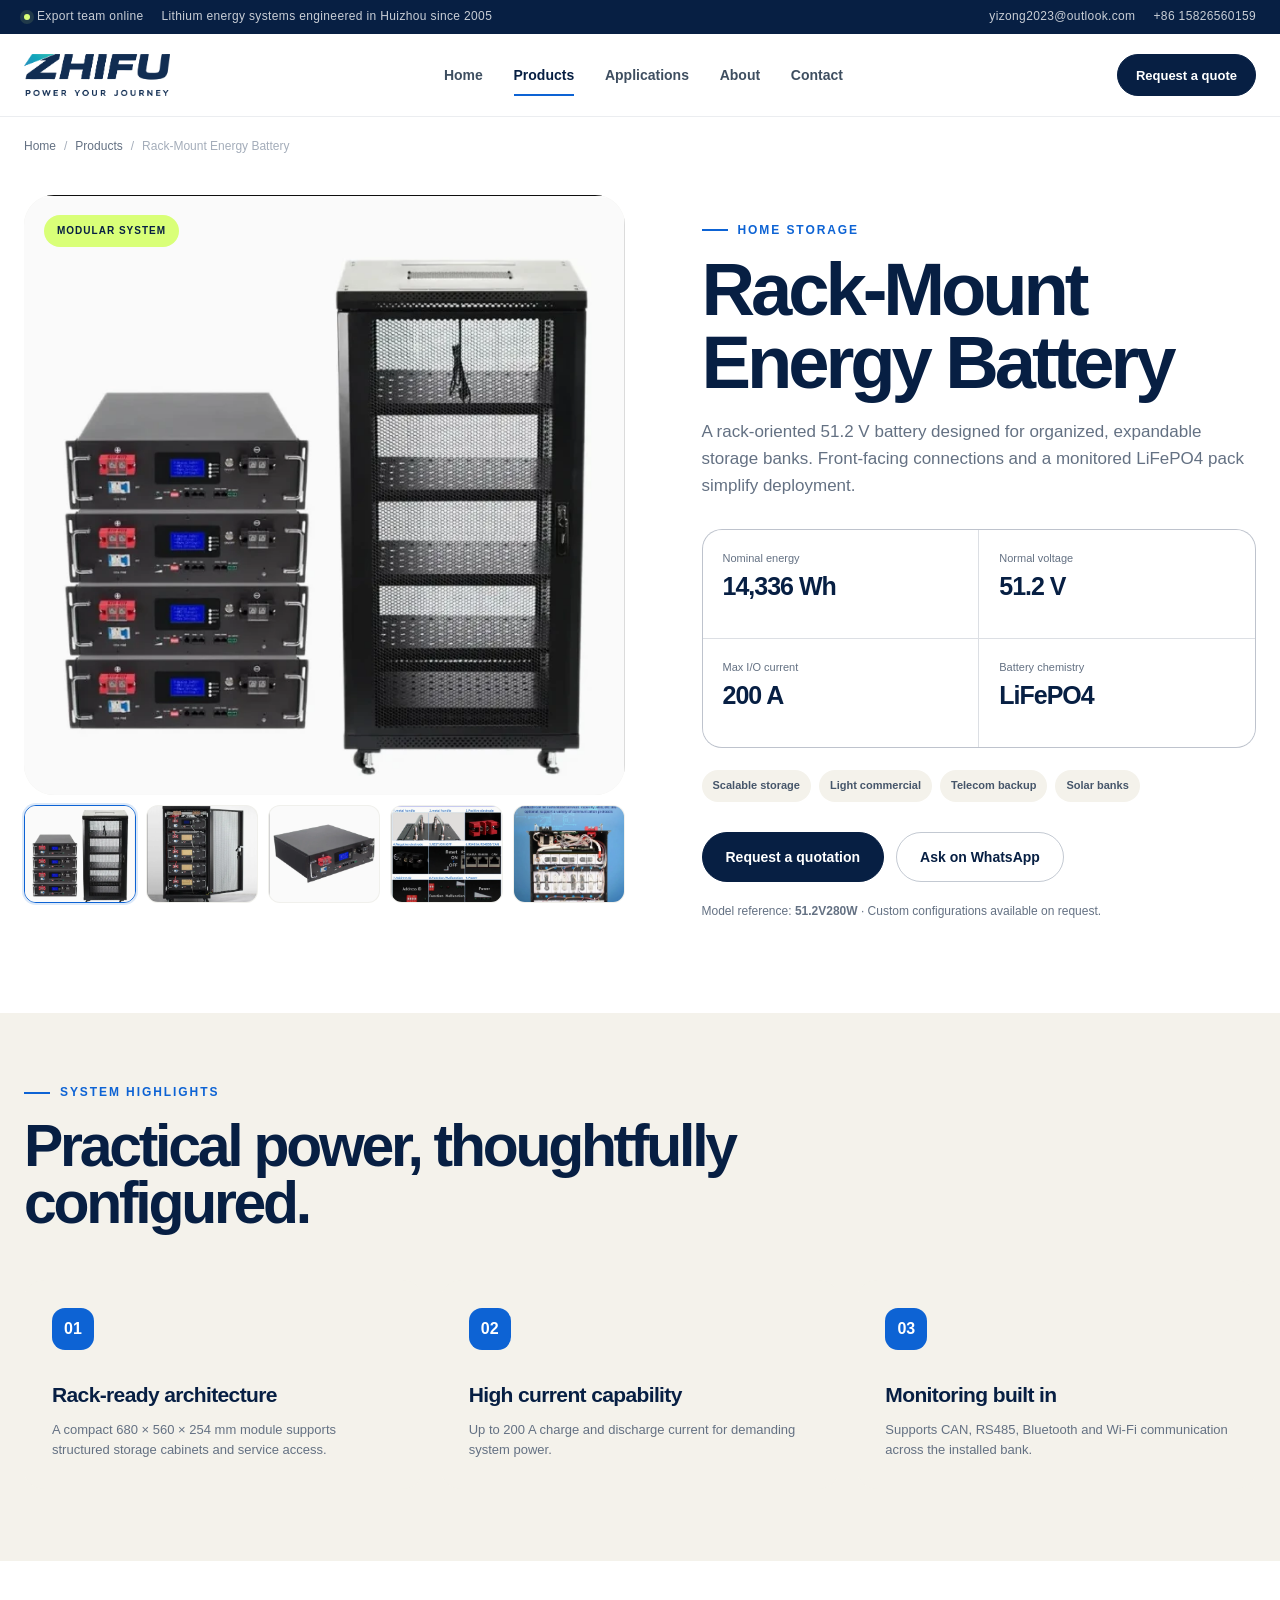
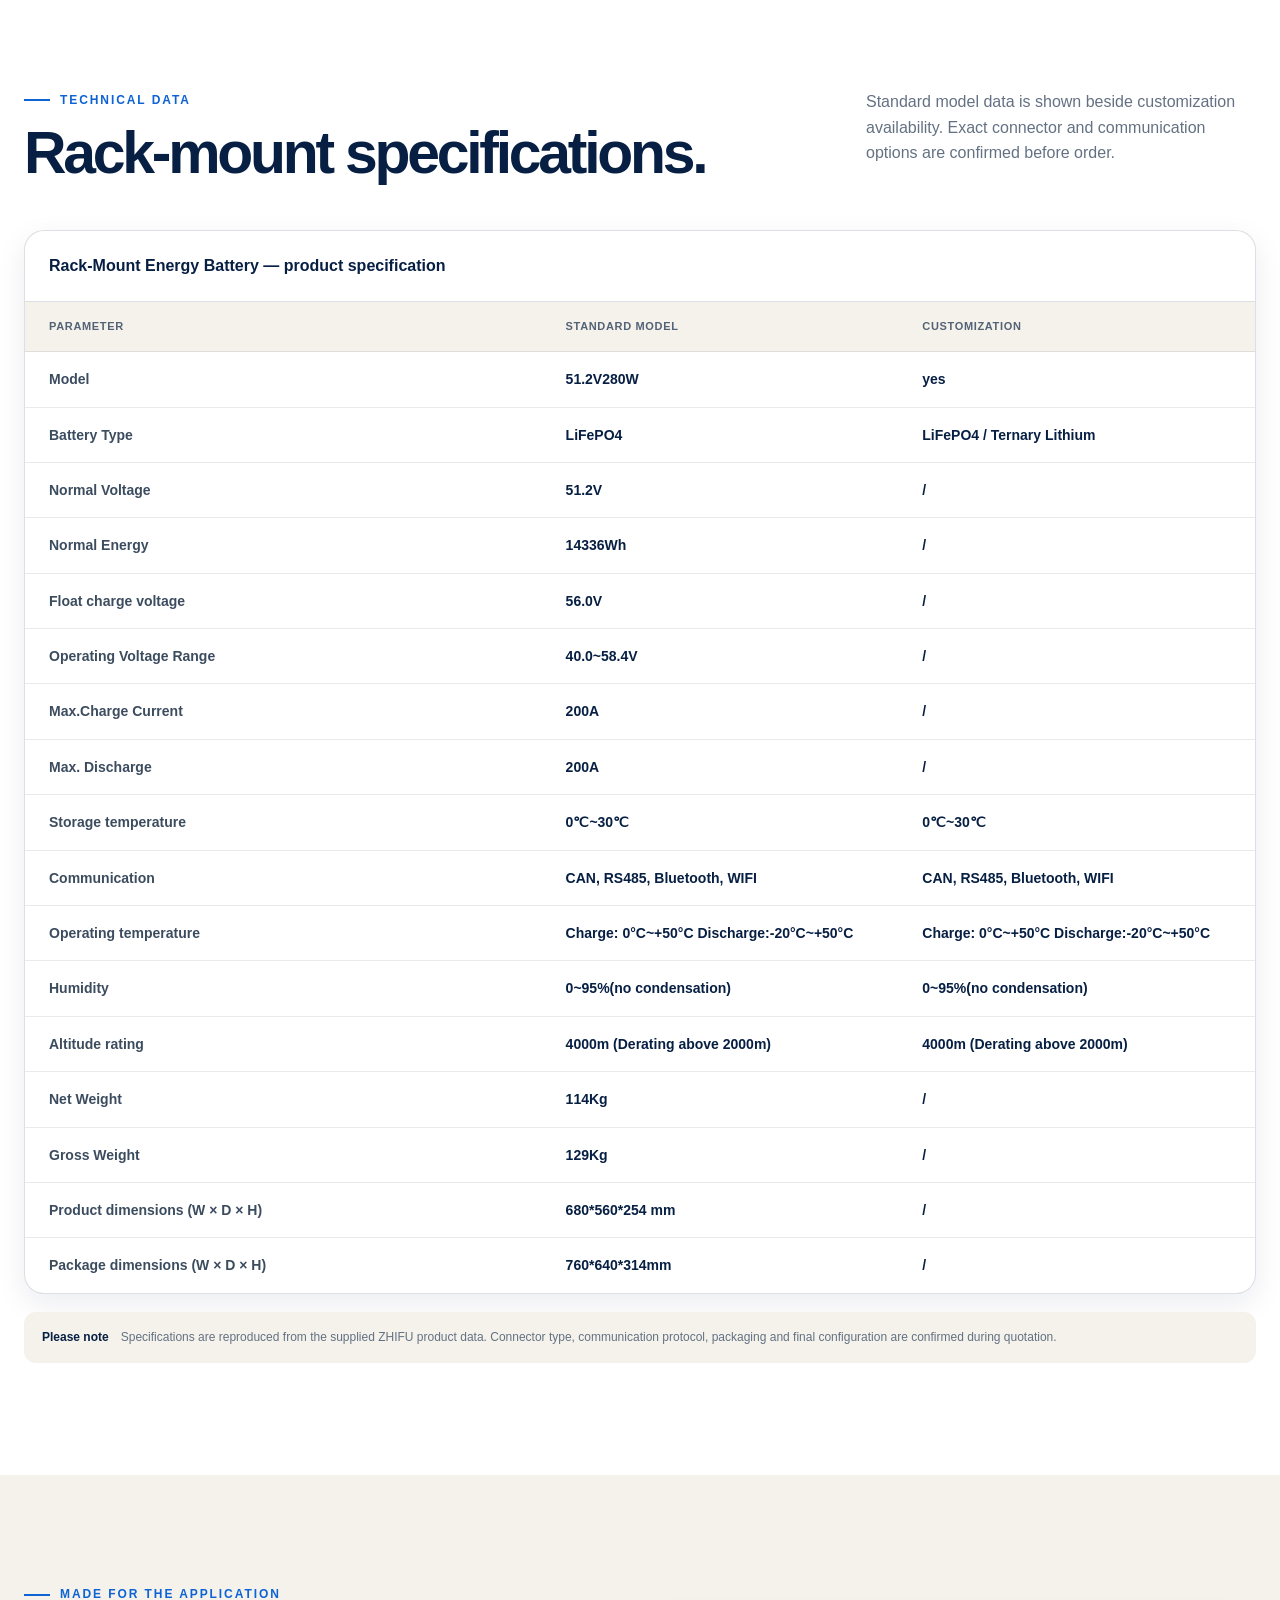
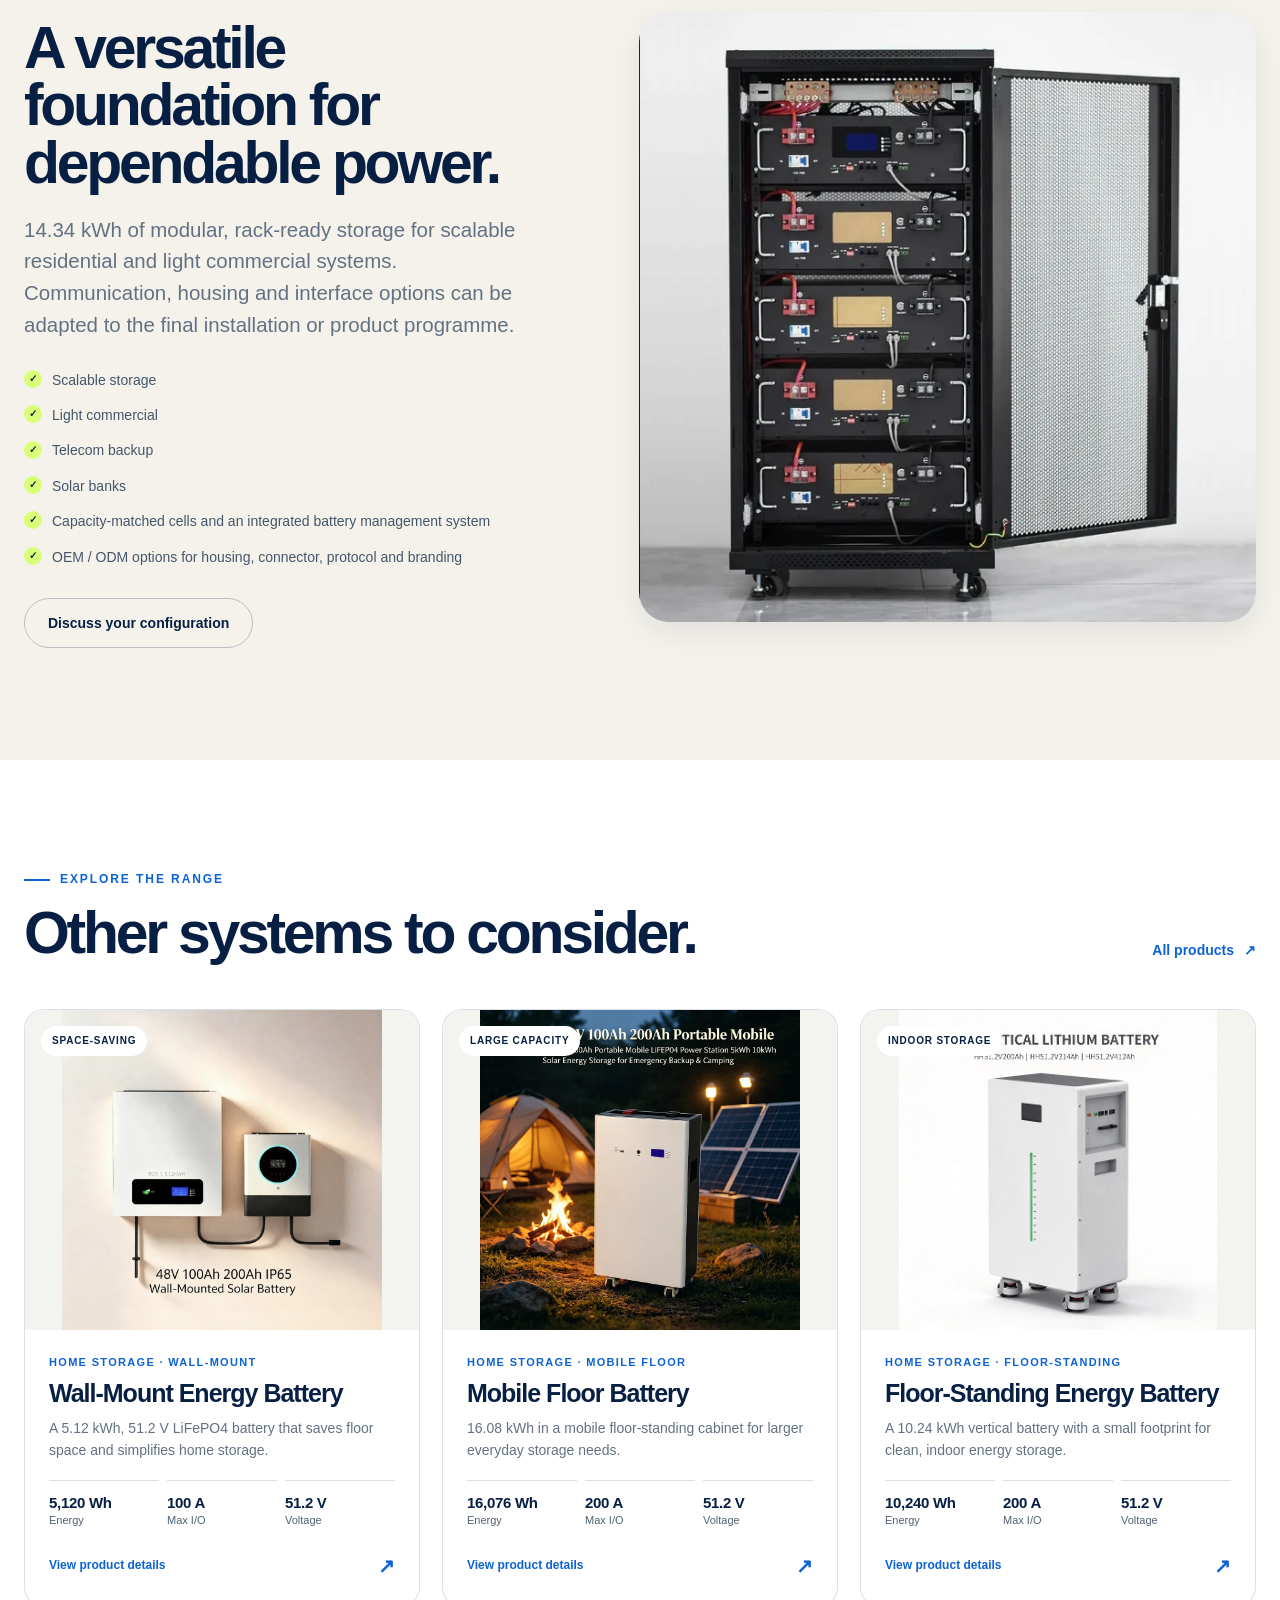
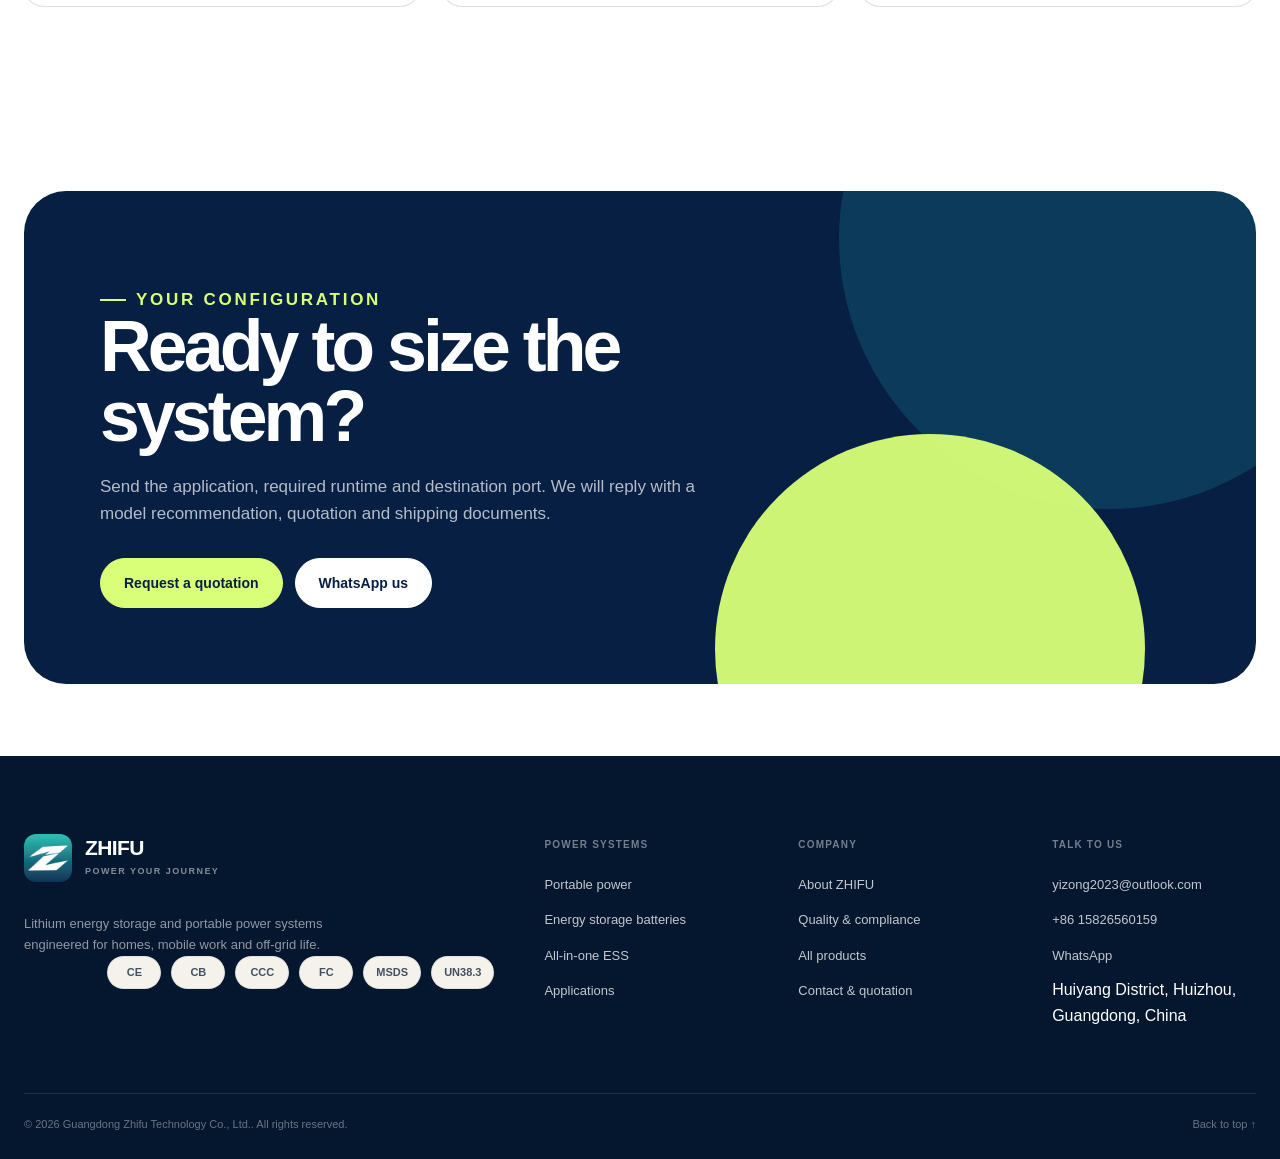
<file: products/storage-rack.html>
<!doctype html>
<html lang="en">
<head>

<meta charset="utf-8">
<meta name="viewport" content="width=device-width, initial-scale=1, viewport-fit=cover">
<title>Rack-Mount Energy Battery | ZHIFU</title>
<meta name="description" content="A rack-oriented 51.2 V battery designed for organized, expandable storage banks. Front-facing connections and a monitored LiFePO4 pack simplify deployment.">
<meta name="theme-color" content="#071f43">
<meta name="robots" content="index, follow">
<meta property="og:type" content="website">
<meta property="og:site_name" content="ZHIFU Technology">
<meta property="og:title" content="Rack-Mount Energy Battery | ZHIFU">
<meta property="og:description" content="A rack-oriented 51.2 V battery designed for organized, expandable storage banks. Front-facing connections and a monitored LiFePO4 pack simplify deployment.">
<meta property="og:image" content="../assets/images/og-cover.jpg">
<meta name="twitter:card" content="summary_large_image">
<link rel="icon" href="../assets/images/favicon.png" type="image/png">
<link rel="apple-touch-icon" href="../assets/images/apple-touch-icon.png">
<link rel="stylesheet" href="../assets/css/styles.css">
<script type="application/ld+json">{"@context": "https://schema.org", "@type": "Product", "name": "Rack-Mount Energy Battery", "sku": "51.2V280W", "brand": {"@type": "Brand", "name": "ZHIFU"}, "category": "Home storage", "description": "A rack-oriented 51.2 V battery designed for organized, expandable storage banks. Front-facing connections and a monitored LiFePO4 pack simplify deployment.", "image": "assets/images/storage-rack-main.webp", "manufacturer": {"@type": "Organization", "name": "Guangdong Zhifu Technology Co., Ltd."}, "additionalProperty": [{"@type": "PropertyValue", "name": "Energy", "value": "14,336 Wh"}, {"@type": "PropertyValue", "name": "Power / current", "value": "200 A"}, {"@type": "PropertyValue", "name": "Voltage", "value": "51.2 V"}]}</script>

</head>
<body id="top" data-page="product">
<a class="skip-link" href="#main">Skip to content</a>

<div class="topbar">
  <div class="container topbar__inner">
    <div class="topbar__meta">
      <span class="topbar__status">Export team online</span>
      <span>Lithium energy systems engineered in Huizhou since 2005</span>
    </div>
    <div class="topbar__links">
      <a href="mailto:yizong2023@outlook.com">yizong2023@outlook.com</a>
      <a href="tel:+8615826560159">+86 15826560159</a>
    </div>
  </div>
</div>
<header class="site-header">
  <div class="container header-inner">
    <a class="brand" href="../index.html" aria-label="ZHIFU home">
      <img src="../assets/images/zhifu-primary.png" alt="ZHIFU — Power Your Journey" width="1580" height="449">
    </a>
    <nav class="nav__links" id="primaryNav" aria-label="Primary navigation">
      <a href="../index.html">Home</a>
      <a href="../products.html" class="is-active" aria-current="page">Products</a>
      <a href="../applications.html">Applications</a>
      <a href="../about.html">About</a>
      <a href="../contact.html">Contact</a>
    </nav>
    <div class="header-actions">
      <a class="btn btn--dark btn--sm" href="../contact.html">Request a quote</a>
      <button class="nav-toggle" type="button" aria-label="Open navigation" aria-expanded="false" aria-controls="primaryNav"><span></span></button>
    </div>
  </div>
</header>

<main id="main">

<div class="container"><nav class="crumbs" aria-label="Breadcrumb"><a href="../index.html">Home</a><span>/</span><a href="../products.html">Products</a><span>/</span><span>Rack-Mount Energy Battery</span></nav></div>
<section class="detail-hero">
  <div class="container detail-grid">
    
    <div class="gallery js-gallery">
      <div class="gallery__main">
        <span class="gallery__tag">Modular system</span>
        <img src="../assets/images/storage-rack-main.webp" alt="Rack-Mount Energy Battery">
      </div>
      <div class="gallery__thumbs"><button class="gallery__thumb is-active" type="button" data-src="../assets/images/storage-rack-main.webp" data-alt="Rack-Mount Energy Battery image 1" aria-label="Show image 1"><img src="../assets/images/storage-rack-main.webp" alt="" loading="lazy"></button><button class="gallery__thumb" type="button" data-src="../assets/images/storage-rack-detail-1.webp" data-alt="Rack-Mount Energy Battery image 2" aria-label="Show image 2"><img src="../assets/images/storage-rack-detail-1.webp" alt="" loading="lazy"></button><button class="gallery__thumb" type="button" data-src="../assets/images/storage-rack-detail-2.webp" data-alt="Rack-Mount Energy Battery image 3" aria-label="Show image 3"><img src="../assets/images/storage-rack-detail-2.webp" alt="" loading="lazy"></button><button class="gallery__thumb" type="button" data-src="../assets/images/storage-rack-detail-3.webp" data-alt="Rack-Mount Energy Battery image 4" aria-label="Show image 4"><img src="../assets/images/storage-rack-detail-3.webp" alt="" loading="lazy"></button><button class="gallery__thumb" type="button" data-src="../assets/images/storage-rack-detail-4.webp" data-alt="Rack-Mount Energy Battery image 5" aria-label="Show image 5"><img src="../assets/images/storage-rack-detail-4.webp" alt="" loading="lazy"></button></div>
    </div>
    
    <div class="detail-summary">
      <p class="eyebrow">Home storage</p>
      <h1>Rack-Mount Energy Battery</h1>
      <p class="detail-summary__sub">A rack-oriented 51.2 V battery designed for organized, expandable storage banks. Front-facing connections and a monitored LiFePO4 pack simplify deployment.</p>
      <div class="metric-grid"><div class="metric"><small>Nominal energy</small><strong>14,336 Wh</strong></div><div class="metric"><small>Normal voltage</small><strong>51.2 V</strong></div><div class="metric"><small>Max I/O current</small><strong>200 A</strong></div><div class="metric"><small>Battery chemistry</small><strong>LiFePO4</strong></div></div>
      <ul class="tag-list"><li>Scalable storage</li><li>Light commercial</li><li>Telecom backup</li><li>Solar banks</li></ul>
      <div class="btn-group"><a class="btn btn--dark" href="../contact.html?model=storage-rack">Request a quotation</a><a class="btn btn--outline" href="https://wa.me/8615826560159?text=I%20am%20interested%20in%20the%20Rack-Mount%20Energy%20Battery" target="_blank" rel="noopener">Ask on WhatsApp</a></div>
      <p class="detail-note">Model reference: <strong>51.2V280W</strong> · Custom configurations available on request.</p>
    </div>
  </div>
</section>
<section class="section section--paper section--tight">
  <div class="container">
    <div class="section-head">
      <div class="section-head__copy"><p class="eyebrow">System highlights</p><h2 class="display-title display-title--small">Practical power, thoughtfully configured.</h2></div>
    </div>
    <div class="feature-strip"><article class="feature-strip__item reveal"><span class="feature-strip__icon">01</span><h3>Rack-ready architecture</h3><p>A compact 680 × 560 × 254 mm module supports structured storage cabinets and service access.</p></article><article class="feature-strip__item reveal"><span class="feature-strip__icon">02</span><h3>High current capability</h3><p>Up to 200 A charge and discharge current for demanding system power.</p></article><article class="feature-strip__item reveal"><span class="feature-strip__icon">03</span><h3>Monitoring built in</h3><p>Supports CAN, RS485, Bluetooth and Wi-Fi communication across the installed bank.</p></article></div>
  </div>
</section>
<section class="section">
  <div class="container">
    <div class="section-head">
      <div class="section-head__copy"><p class="eyebrow">Technical data</p><h2 class="display-title display-title--small">Rack-mount specifications.</h2></div>
      <p class="section-head__aside">Standard model data is shown beside customization availability. Exact connector and communication options are confirmed before order.</p>
    </div>
    
    <div class="table-wrap">
      <table class="spec-table">
        <caption>Rack-Mount Energy Battery — product specification</caption>
        <thead><tr><th scope="col">Parameter</th><th scope="col">Standard model</th><th scope="col">Customization</th></tr></thead>
        <tbody><tr><th scope="row">Model</th><td>51.2V280W</td><td>yes</td></tr><tr><th scope="row">Battery Type</th><td>LiFePO4</td><td>LiFePO4 / Ternary Lithium</td></tr><tr><th scope="row">Normal Voltage</th><td>51.2V</td><td>/</td></tr><tr><th scope="row">Normal Energy</th><td>14336Wh</td><td>/</td></tr><tr><th scope="row">Float charge voltage</th><td>56.0V</td><td>/</td></tr><tr><th scope="row">Operating Voltage Range</th><td>40.0~58.4V</td><td>/</td></tr><tr><th scope="row">Max.Charge Current</th><td>200A</td><td>/</td></tr><tr><th scope="row">Max. Discharge</th><td>200A</td><td>/</td></tr><tr><th scope="row">Storage temperature</th><td>0℃~30℃</td><td>0℃~30℃</td></tr><tr><th scope="row">Communication</th><td>CAN, RS485, Bluetooth, WIFI</td><td>CAN, RS485, Bluetooth, WIFI</td></tr><tr><th scope="row">Operating temperature</th><td>Charge: 0°C~+50°C
Discharge:-20°C~+50°C</td><td>Charge: 0°C~+50°C
Discharge:-20°C~+50°C</td></tr><tr><th scope="row">Humidity</th><td>0~95%(no condensation)</td><td>0~95%(no condensation)</td></tr><tr><th scope="row">Altitude rating</th><td>4000m (Derating above 2000m)</td><td>4000m (Derating above 2000m)</td></tr><tr><th scope="row">Net Weight</th><td>114Kg</td><td>/</td></tr><tr><th scope="row">Gross Weight</th><td>129Kg</td><td>/</td></tr><tr><th scope="row">Product dimensions (W × D × H)</th><td>680*560*254 mm</td><td>/</td></tr><tr><th scope="row">Package dimensions (W × D × H)</th><td>760*640*314mm</td><td>/</td></tr></tbody>
      </table>
    </div>
    <div class="spec-note"><strong>Please note</strong><span>Specifications are reproduced from the supplied ZHIFU product data. Connector type, communication protocol, packaging and final configuration are confirmed during quotation.</span></div>
    
  </div>
</section>
<section class="section section--paper">
  <div class="container story-grid">
    <div>
      <p class="eyebrow">Made for the application</p>
      <h2 class="display-title display-title--small">A versatile foundation for dependable power.</h2>
      <p class="lead">14.34 kWh of modular, rack-ready storage for scalable residential and light commercial systems. Communication, housing and interface options can be adapted to the final installation or product programme.</p>
      <ul class="tick-list"><li>Scalable storage</li><li>Light commercial</li><li>Telecom backup</li><li>Solar banks</li><li>Capacity-matched cells and an integrated battery management system</li><li>OEM / ODM options for housing, connector, protocol and branding</li></ul>
      <div class="btn-group"><a class="btn btn--outline" href="../contact.html?model=storage-rack">Discuss your configuration</a></div>
    </div>
    <div class="image-frame image-frame--tall reveal"><img src="../assets/images/storage-rack-detail-1.webp" alt="Rack-Mount Energy Battery detail" loading="lazy"></div>
  </div>
</section>
<section class="section">
  <div class="container">
    <div class="section-head">
      <div class="section-head__copy"><p class="eyebrow">Explore the range</p><h2 class="display-title display-title--small">Other systems to consider.</h2></div>
      <a class="text-link" href="../products.html">All products</a>
    </div>
    <div class="grid grid--3">
    <article class="product-card reveal" data-category="storage">
      <div class="product-card__visual">
        <img src="../assets/images/storage-wall-main.webp" alt="Wall-Mount Energy Battery" loading="lazy">
        <span class="product-card__tag">Space-saving</span>
      </div>
      <div class="product-card__body">
        <p class="product-card__series">Home storage · Wall-mount</p>
        <h3><a href="storage-wall.html">Wall-Mount Energy Battery</a></h3>
        <p class="product-card__summary">A 5.12 kWh, 51.2 V LiFePO4 battery that saves floor space and simplifies home storage.</p>
        <div class="product-card__metrics">
          <span><strong>5,120 Wh</strong>Energy</span>
          <span><strong>100 A</strong>Max I/O</span>
          <span><strong>51.2 V</strong>Voltage</span>
        </div>
        <div class="product-card__foot"><span>View product details</span><span>↗</span></div>
      </div>
    </article>
    
    <article class="product-card reveal" data-category="storage">
      <div class="product-card__visual">
        <img src="../assets/images/storage-mobile-main.webp" alt="Mobile Floor Battery" loading="lazy">
        <span class="product-card__tag">Large capacity</span>
      </div>
      <div class="product-card__body">
        <p class="product-card__series">Home storage · Mobile floor</p>
        <h3><a href="storage-mobile.html">Mobile Floor Battery</a></h3>
        <p class="product-card__summary">16.08 kWh in a mobile floor-standing cabinet for larger everyday storage needs.</p>
        <div class="product-card__metrics">
          <span><strong>16,076 Wh</strong>Energy</span>
          <span><strong>200 A</strong>Max I/O</span>
          <span><strong>51.2 V</strong>Voltage</span>
        </div>
        <div class="product-card__foot"><span>View product details</span><span>↗</span></div>
      </div>
    </article>
    
    <article class="product-card reveal" data-category="storage">
      <div class="product-card__visual">
        <img src="../assets/images/storage-floor-main.webp" alt="Floor-Standing Energy Battery" loading="lazy">
        <span class="product-card__tag">Indoor storage</span>
      </div>
      <div class="product-card__body">
        <p class="product-card__series">Home storage · Floor-standing</p>
        <h3><a href="storage-floor.html">Floor-Standing Energy Battery</a></h3>
        <p class="product-card__summary">A 10.24 kWh vertical battery with a small footprint for clean, indoor energy storage.</p>
        <div class="product-card__metrics">
          <span><strong>10,240 Wh</strong>Energy</span>
          <span><strong>200 A</strong>Max I/O</span>
          <span><strong>51.2 V</strong>Voltage</span>
        </div>
        <div class="product-card__foot"><span>View product details</span><span>↗</span></div>
      </div>
    </article>
    </div>
  </div>
</section>
<section class="section section--tight">
  <div class="container">
    <div class="cta-band">
      <div class="cta-band__content"><p class="eyebrow" style="color:var(--lime)">Your configuration</p><h2>Ready to size the system?</h2><p>Send the application, required runtime and destination port. We will reply with a model recommendation, quotation and shipping documents.</p><div class="btn-group"><a class="btn btn--lime" href="../contact.html?model=storage-rack">Request a quotation</a><a class="btn btn--light" href="https://wa.me/8615826560159" target="_blank" rel="noopener">WhatsApp us</a></div></div>
    </div>
  </div>
</section>

</main>

<footer class="site-footer">
  <div class="container">
    <div class="footer-grid">
      <div>
        <a class="footer-brand" href="../index.html">
          <img class="footer-brand__mark" src="../assets/images/zhifu-mark.png" alt="" width="512" height="512">
          <span class="footer-brand__text"><strong>ZHIFU</strong><span>Power Your Journey</span></span>
        </a>
        <p class="footer-about">Lithium energy storage and portable power systems engineered for homes, mobile work and off-grid life.</p>
        <ul class="cert-list" aria-label="Certifications"><li>CE</li><li>CB</li><li>CCC</li><li>FC</li><li>MSDS</li><li>UN38.3</li></ul>
      </div>
      <div>
        <h3>Power systems</h3>
        <ul class="footer-links">
          <li><a href="../products.html?category=portable">Portable power</a></li>
          <li><a href="../products.html?category=storage">Energy storage batteries</a></li>
          <li><a href="../products.html?category=integrated">All-in-one ESS</a></li>
          <li><a href="../applications.html">Applications</a></li>
        </ul>
      </div>
      <div>
        <h3>Company</h3>
        <ul class="footer-links">
          <li><a href="../about.html">About ZHIFU</a></li>
          <li><a href="../about.html#quality">Quality & compliance</a></li>
          <li><a href="../products.html">All products</a></li>
          <li><a href="../contact.html">Contact & quotation</a></li>
        </ul>
      </div>
      <div>
        <h3>Talk to us</h3>
        <ul class="footer-links">
          <li><a href="mailto:yizong2023@outlook.com">yizong2023@outlook.com</a></li>
          <li><a href="tel:+8615826560159">+86 15826560159</a></li>
          <li><a href="https://wa.me/8615826560159" target="_blank" rel="noopener">WhatsApp</a></li>
          <li>Huiyang District, Huizhou, Guangdong, China</li>
        </ul>
      </div>
    </div>
    <div class="footer-bottom">
      <span>© <span data-year>2026</span> Guangdong Zhifu Technology Co., Ltd.. All rights reserved.</span>
      <a class="back-to-top" href="#top">Back to top ↑</a>
    </div>
  </div>
</footer>

<script src="../assets/js/site.js" defer></script>
</body>
</html>
</file>
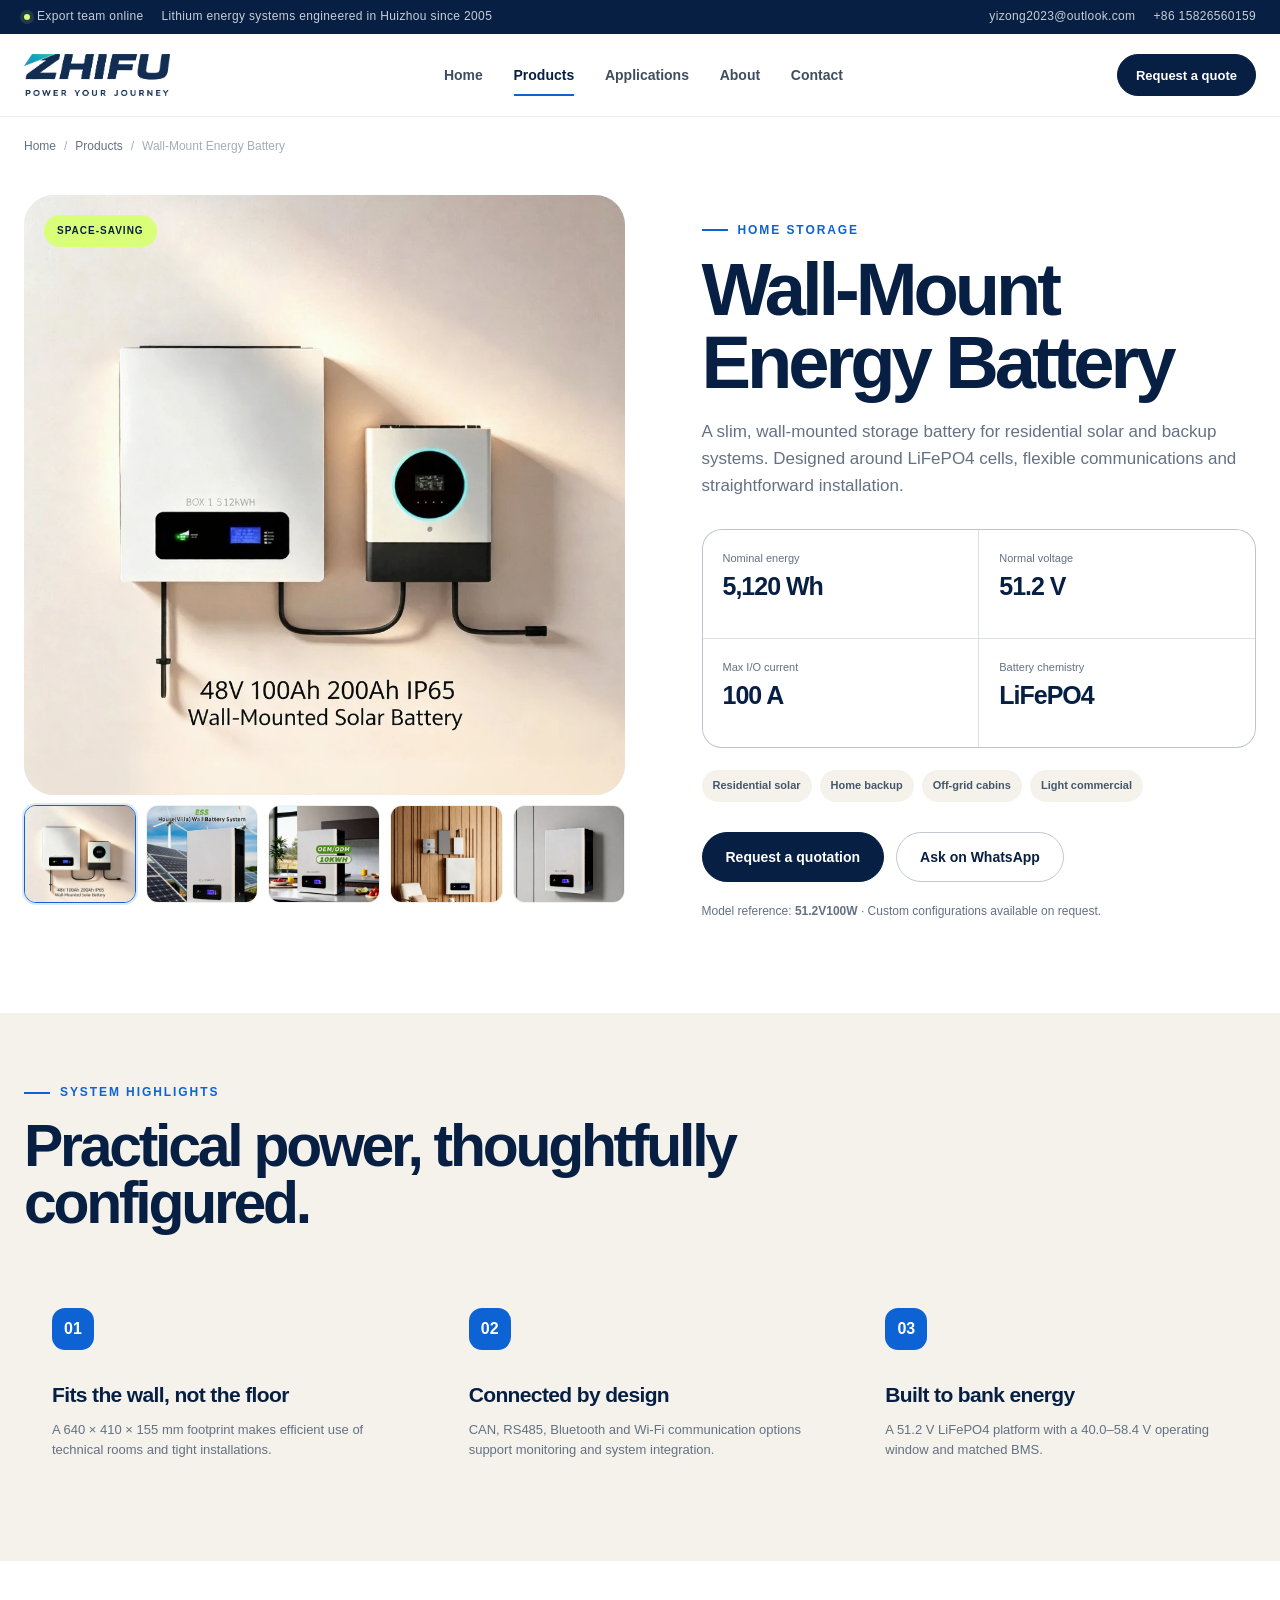
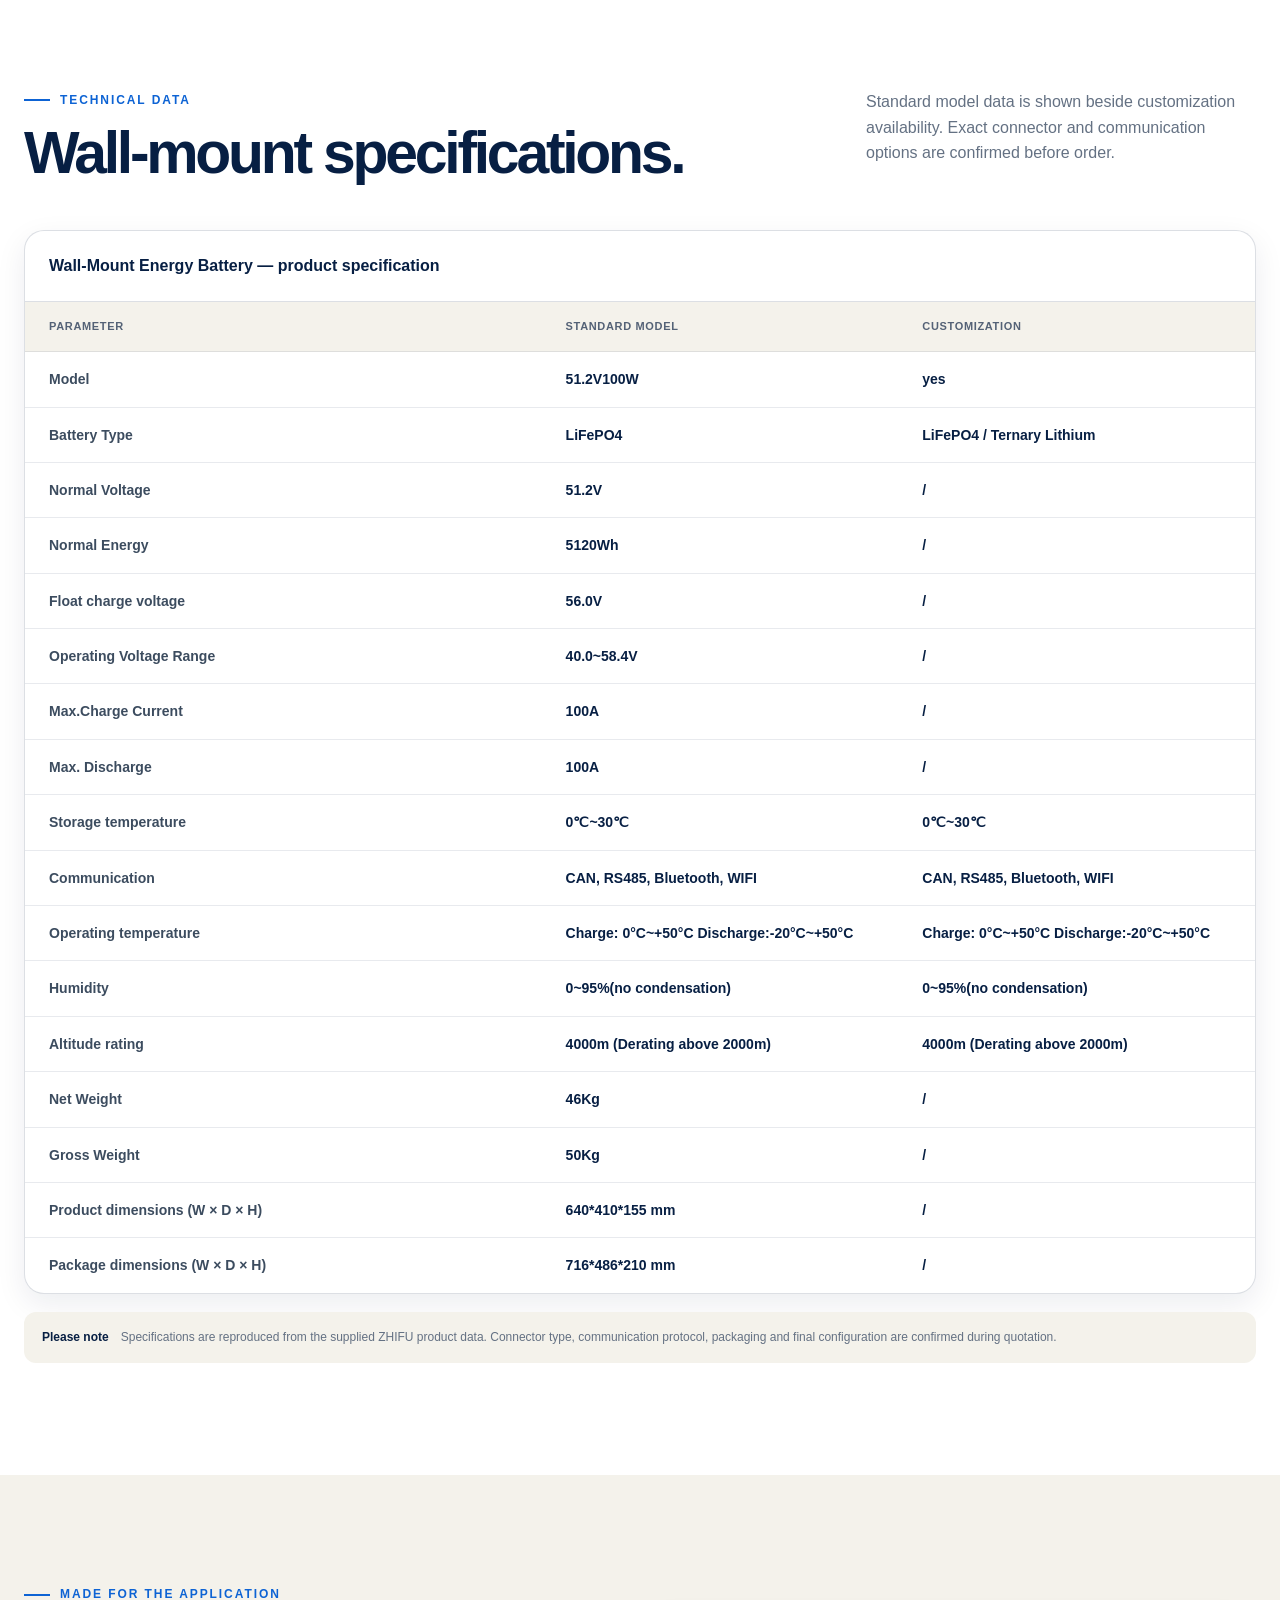
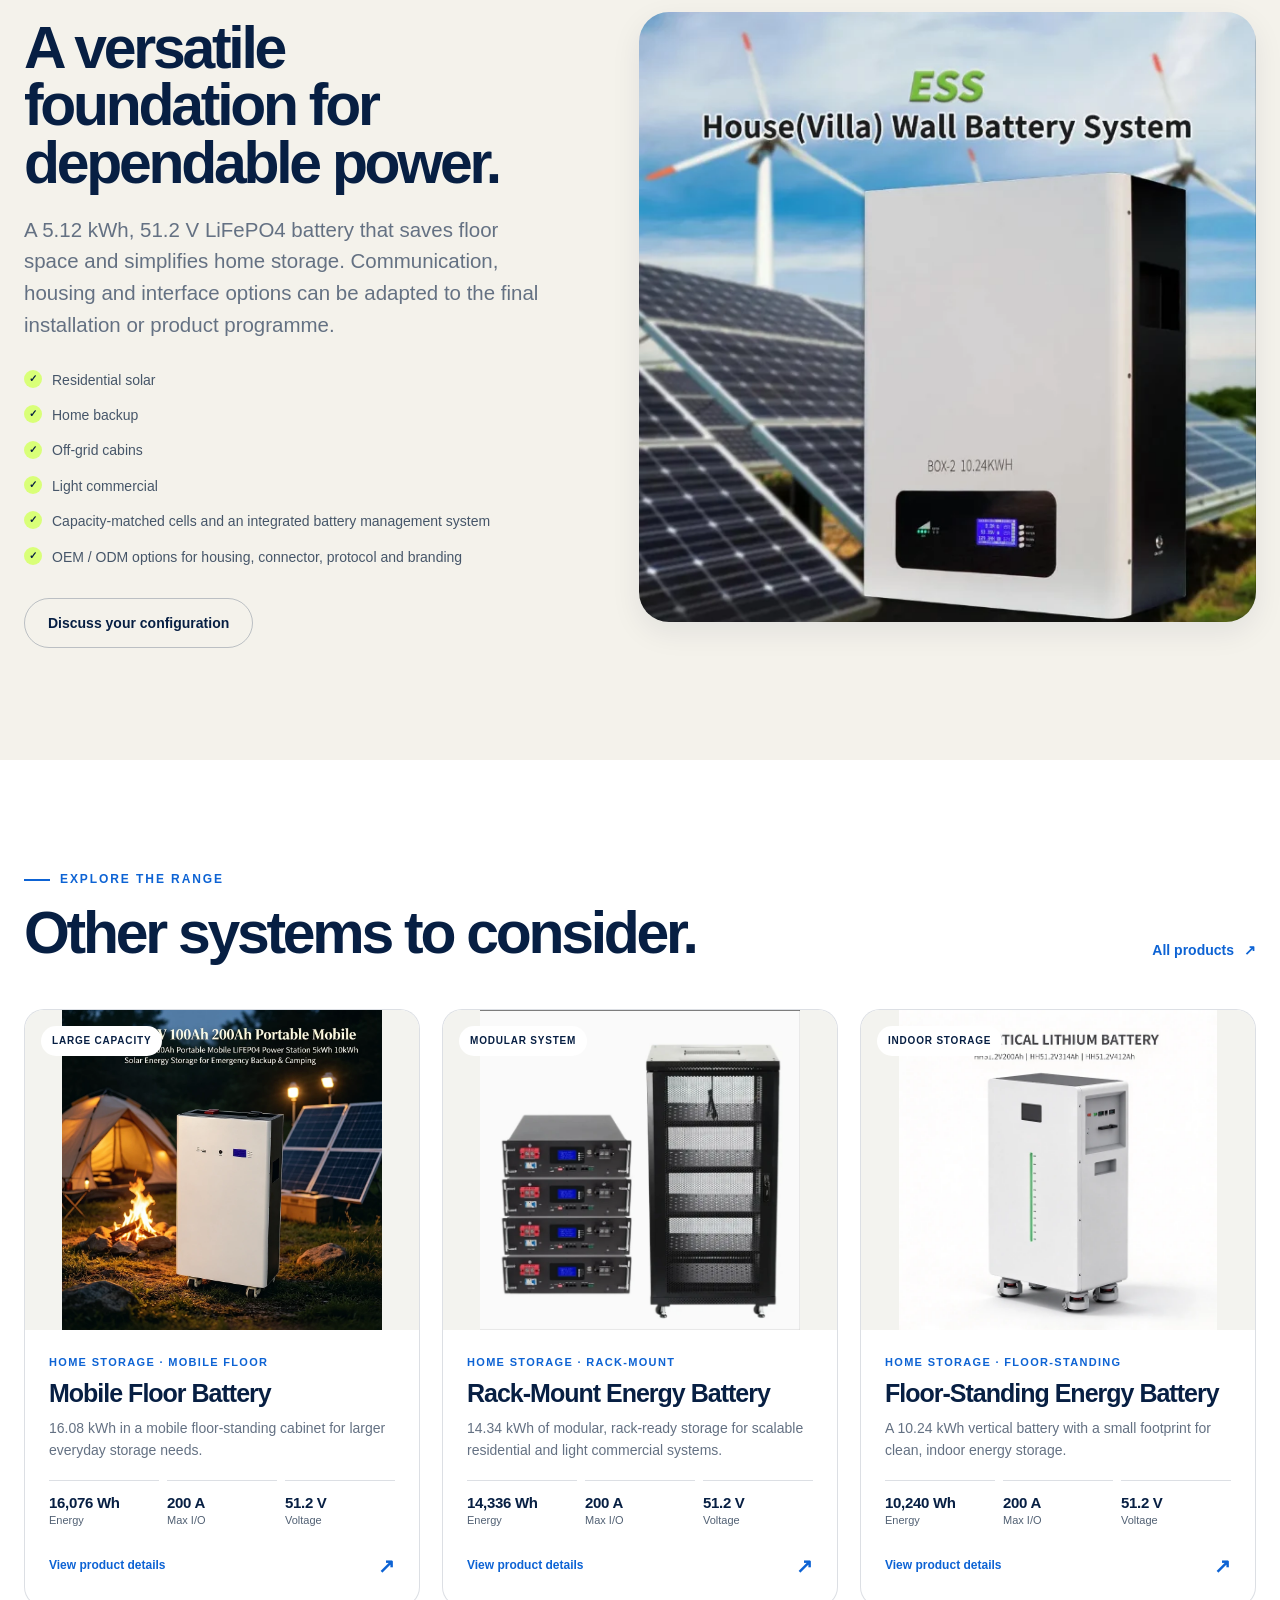
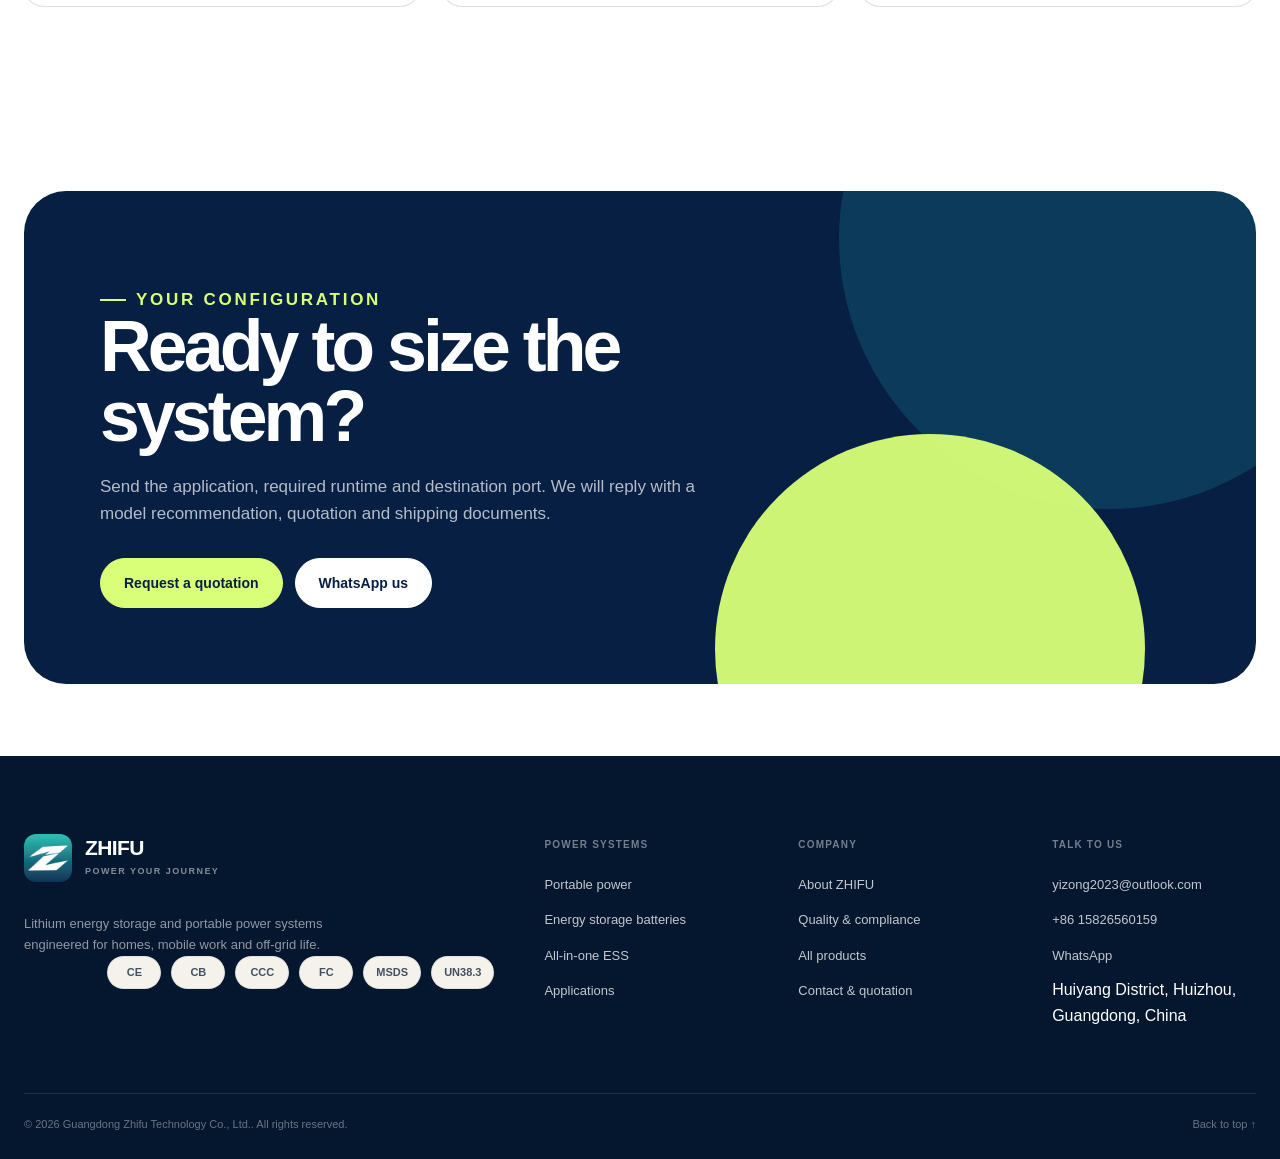
<file: products/storage-wall.html>
<!doctype html>
<html lang="en">
<head>

<meta charset="utf-8">
<meta name="viewport" content="width=device-width, initial-scale=1, viewport-fit=cover">
<title>Wall-Mount Energy Battery | ZHIFU</title>
<meta name="description" content="A slim, wall-mounted storage battery for residential solar and backup systems. Designed around LiFePO4 cells, flexible communications and straightforward installation.">
<meta name="theme-color" content="#071f43">
<meta name="robots" content="index, follow">
<meta property="og:type" content="website">
<meta property="og:site_name" content="ZHIFU Technology">
<meta property="og:title" content="Wall-Mount Energy Battery | ZHIFU">
<meta property="og:description" content="A slim, wall-mounted storage battery for residential solar and backup systems. Designed around LiFePO4 cells, flexible communications and straightforward installation.">
<meta property="og:image" content="../assets/images/og-cover.jpg">
<meta name="twitter:card" content="summary_large_image">
<link rel="icon" href="../assets/images/favicon.png" type="image/png">
<link rel="apple-touch-icon" href="../assets/images/apple-touch-icon.png">
<link rel="stylesheet" href="../assets/css/styles.css">
<script type="application/ld+json">{"@context": "https://schema.org", "@type": "Product", "name": "Wall-Mount Energy Battery", "sku": "51.2V100W", "brand": {"@type": "Brand", "name": "ZHIFU"}, "category": "Home storage", "description": "A slim, wall-mounted storage battery for residential solar and backup systems. Designed around LiFePO4 cells, flexible communications and straightforward installation.", "image": "assets/images/storage-wall-main.webp", "manufacturer": {"@type": "Organization", "name": "Guangdong Zhifu Technology Co., Ltd."}, "additionalProperty": [{"@type": "PropertyValue", "name": "Energy", "value": "5,120 Wh"}, {"@type": "PropertyValue", "name": "Power / current", "value": "100 A"}, {"@type": "PropertyValue", "name": "Voltage", "value": "51.2 V"}]}</script>

</head>
<body id="top" data-page="product">
<a class="skip-link" href="#main">Skip to content</a>

<div class="topbar">
  <div class="container topbar__inner">
    <div class="topbar__meta">
      <span class="topbar__status">Export team online</span>
      <span>Lithium energy systems engineered in Huizhou since 2005</span>
    </div>
    <div class="topbar__links">
      <a href="mailto:yizong2023@outlook.com">yizong2023@outlook.com</a>
      <a href="tel:+8615826560159">+86 15826560159</a>
    </div>
  </div>
</div>
<header class="site-header">
  <div class="container header-inner">
    <a class="brand" href="../index.html" aria-label="ZHIFU home">
      <img src="../assets/images/zhifu-primary.png" alt="ZHIFU — Power Your Journey" width="1580" height="449">
    </a>
    <nav class="nav__links" id="primaryNav" aria-label="Primary navigation">
      <a href="../index.html">Home</a>
      <a href="../products.html" class="is-active" aria-current="page">Products</a>
      <a href="../applications.html">Applications</a>
      <a href="../about.html">About</a>
      <a href="../contact.html">Contact</a>
    </nav>
    <div class="header-actions">
      <a class="btn btn--dark btn--sm" href="../contact.html">Request a quote</a>
      <button class="nav-toggle" type="button" aria-label="Open navigation" aria-expanded="false" aria-controls="primaryNav"><span></span></button>
    </div>
  </div>
</header>

<main id="main">

<div class="container"><nav class="crumbs" aria-label="Breadcrumb"><a href="../index.html">Home</a><span>/</span><a href="../products.html">Products</a><span>/</span><span>Wall-Mount Energy Battery</span></nav></div>
<section class="detail-hero">
  <div class="container detail-grid">
    
    <div class="gallery js-gallery">
      <div class="gallery__main">
        <span class="gallery__tag">Space-saving</span>
        <img src="../assets/images/storage-wall-main.webp" alt="Wall-Mount Energy Battery">
      </div>
      <div class="gallery__thumbs"><button class="gallery__thumb is-active" type="button" data-src="../assets/images/storage-wall-main.webp" data-alt="Wall-Mount Energy Battery image 1" aria-label="Show image 1"><img src="../assets/images/storage-wall-main.webp" alt="" loading="lazy"></button><button class="gallery__thumb" type="button" data-src="../assets/images/storage-wall-detail-1.webp" data-alt="Wall-Mount Energy Battery image 2" aria-label="Show image 2"><img src="../assets/images/storage-wall-detail-1.webp" alt="" loading="lazy"></button><button class="gallery__thumb" type="button" data-src="../assets/images/storage-wall-detail-2.webp" data-alt="Wall-Mount Energy Battery image 3" aria-label="Show image 3"><img src="../assets/images/storage-wall-detail-2.webp" alt="" loading="lazy"></button><button class="gallery__thumb" type="button" data-src="../assets/images/storage-wall-detail-3.webp" data-alt="Wall-Mount Energy Battery image 4" aria-label="Show image 4"><img src="../assets/images/storage-wall-detail-3.webp" alt="" loading="lazy"></button><button class="gallery__thumb" type="button" data-src="../assets/images/storage-wall-detail-4.webp" data-alt="Wall-Mount Energy Battery image 5" aria-label="Show image 5"><img src="../assets/images/storage-wall-detail-4.webp" alt="" loading="lazy"></button></div>
    </div>
    
    <div class="detail-summary">
      <p class="eyebrow">Home storage</p>
      <h1>Wall-Mount Energy Battery</h1>
      <p class="detail-summary__sub">A slim, wall-mounted storage battery for residential solar and backup systems. Designed around LiFePO4 cells, flexible communications and straightforward installation.</p>
      <div class="metric-grid"><div class="metric"><small>Nominal energy</small><strong>5,120 Wh</strong></div><div class="metric"><small>Normal voltage</small><strong>51.2 V</strong></div><div class="metric"><small>Max I/O current</small><strong>100 A</strong></div><div class="metric"><small>Battery chemistry</small><strong>LiFePO4</strong></div></div>
      <ul class="tag-list"><li>Residential solar</li><li>Home backup</li><li>Off-grid cabins</li><li>Light commercial</li></ul>
      <div class="btn-group"><a class="btn btn--dark" href="../contact.html?model=storage-wall">Request a quotation</a><a class="btn btn--outline" href="https://wa.me/8615826560159?text=I%20am%20interested%20in%20the%20Wall-Mount%20Energy%20Battery" target="_blank" rel="noopener">Ask on WhatsApp</a></div>
      <p class="detail-note">Model reference: <strong>51.2V100W</strong> · Custom configurations available on request.</p>
    </div>
  </div>
</section>
<section class="section section--paper section--tight">
  <div class="container">
    <div class="section-head">
      <div class="section-head__copy"><p class="eyebrow">System highlights</p><h2 class="display-title display-title--small">Practical power, thoughtfully configured.</h2></div>
    </div>
    <div class="feature-strip"><article class="feature-strip__item reveal"><span class="feature-strip__icon">01</span><h3>Fits the wall, not the floor</h3><p>A 640 × 410 × 155 mm footprint makes efficient use of technical rooms and tight installations.</p></article><article class="feature-strip__item reveal"><span class="feature-strip__icon">02</span><h3>Connected by design</h3><p>CAN, RS485, Bluetooth and Wi-Fi communication options support monitoring and system integration.</p></article><article class="feature-strip__item reveal"><span class="feature-strip__icon">03</span><h3>Built to bank energy</h3><p>A 51.2 V LiFePO4 platform with a 40.0–58.4 V operating window and matched BMS.</p></article></div>
  </div>
</section>
<section class="section">
  <div class="container">
    <div class="section-head">
      <div class="section-head__copy"><p class="eyebrow">Technical data</p><h2 class="display-title display-title--small">Wall-mount specifications.</h2></div>
      <p class="section-head__aside">Standard model data is shown beside customization availability. Exact connector and communication options are confirmed before order.</p>
    </div>
    
    <div class="table-wrap">
      <table class="spec-table">
        <caption>Wall-Mount Energy Battery — product specification</caption>
        <thead><tr><th scope="col">Parameter</th><th scope="col">Standard model</th><th scope="col">Customization</th></tr></thead>
        <tbody><tr><th scope="row">Model</th><td>51.2V100W</td><td>yes</td></tr><tr><th scope="row">Battery Type</th><td>LiFePO4</td><td>LiFePO4 / Ternary Lithium</td></tr><tr><th scope="row">Normal Voltage</th><td>51.2V</td><td>/</td></tr><tr><th scope="row">Normal Energy</th><td>5120Wh</td><td>/</td></tr><tr><th scope="row">Float charge voltage</th><td>56.0V</td><td>/</td></tr><tr><th scope="row">Operating Voltage Range</th><td>40.0~58.4V</td><td>/</td></tr><tr><th scope="row">Max.Charge Current</th><td>100A</td><td>/</td></tr><tr><th scope="row">Max. Discharge</th><td>100A</td><td>/</td></tr><tr><th scope="row">Storage temperature</th><td>0℃~30℃</td><td>0℃~30℃</td></tr><tr><th scope="row">Communication</th><td>CAN, RS485, Bluetooth, WIFI</td><td>CAN, RS485, Bluetooth, WIFI</td></tr><tr><th scope="row">Operating temperature</th><td>Charge: 0°C~+50°C
Discharge:-20°C~+50°C</td><td>Charge: 0°C~+50°C
Discharge:-20°C~+50°C</td></tr><tr><th scope="row">Humidity</th><td>0~95%(no condensation)</td><td>0~95%(no condensation)</td></tr><tr><th scope="row">Altitude rating</th><td>4000m (Derating above 2000m)</td><td>4000m (Derating above 2000m)</td></tr><tr><th scope="row">Net Weight</th><td>46Kg</td><td>/</td></tr><tr><th scope="row">Gross Weight</th><td>50Kg</td><td>/</td></tr><tr><th scope="row">Product dimensions (W × D × H)</th><td>640*410*155 mm</td><td>/</td></tr><tr><th scope="row">Package dimensions (W × D × H)</th><td>716*486*210 mm</td><td>/</td></tr></tbody>
      </table>
    </div>
    <div class="spec-note"><strong>Please note</strong><span>Specifications are reproduced from the supplied ZHIFU product data. Connector type, communication protocol, packaging and final configuration are confirmed during quotation.</span></div>
    
  </div>
</section>
<section class="section section--paper">
  <div class="container story-grid">
    <div>
      <p class="eyebrow">Made for the application</p>
      <h2 class="display-title display-title--small">A versatile foundation for dependable power.</h2>
      <p class="lead">A 5.12 kWh, 51.2 V LiFePO4 battery that saves floor space and simplifies home storage. Communication, housing and interface options can be adapted to the final installation or product programme.</p>
      <ul class="tick-list"><li>Residential solar</li><li>Home backup</li><li>Off-grid cabins</li><li>Light commercial</li><li>Capacity-matched cells and an integrated battery management system</li><li>OEM / ODM options for housing, connector, protocol and branding</li></ul>
      <div class="btn-group"><a class="btn btn--outline" href="../contact.html?model=storage-wall">Discuss your configuration</a></div>
    </div>
    <div class="image-frame image-frame--tall reveal"><img src="../assets/images/storage-wall-detail-1.webp" alt="Wall-Mount Energy Battery detail" loading="lazy"></div>
  </div>
</section>
<section class="section">
  <div class="container">
    <div class="section-head">
      <div class="section-head__copy"><p class="eyebrow">Explore the range</p><h2 class="display-title display-title--small">Other systems to consider.</h2></div>
      <a class="text-link" href="../products.html">All products</a>
    </div>
    <div class="grid grid--3">
    <article class="product-card reveal" data-category="storage">
      <div class="product-card__visual">
        <img src="../assets/images/storage-mobile-main.webp" alt="Mobile Floor Battery" loading="lazy">
        <span class="product-card__tag">Large capacity</span>
      </div>
      <div class="product-card__body">
        <p class="product-card__series">Home storage · Mobile floor</p>
        <h3><a href="storage-mobile.html">Mobile Floor Battery</a></h3>
        <p class="product-card__summary">16.08 kWh in a mobile floor-standing cabinet for larger everyday storage needs.</p>
        <div class="product-card__metrics">
          <span><strong>16,076 Wh</strong>Energy</span>
          <span><strong>200 A</strong>Max I/O</span>
          <span><strong>51.2 V</strong>Voltage</span>
        </div>
        <div class="product-card__foot"><span>View product details</span><span>↗</span></div>
      </div>
    </article>
    
    <article class="product-card reveal" data-category="storage">
      <div class="product-card__visual">
        <img src="../assets/images/storage-rack-main.webp" alt="Rack-Mount Energy Battery" loading="lazy">
        <span class="product-card__tag">Modular system</span>
      </div>
      <div class="product-card__body">
        <p class="product-card__series">Home storage · Rack-mount</p>
        <h3><a href="storage-rack.html">Rack-Mount Energy Battery</a></h3>
        <p class="product-card__summary">14.34 kWh of modular, rack-ready storage for scalable residential and light commercial systems.</p>
        <div class="product-card__metrics">
          <span><strong>14,336 Wh</strong>Energy</span>
          <span><strong>200 A</strong>Max I/O</span>
          <span><strong>51.2 V</strong>Voltage</span>
        </div>
        <div class="product-card__foot"><span>View product details</span><span>↗</span></div>
      </div>
    </article>
    
    <article class="product-card reveal" data-category="storage">
      <div class="product-card__visual">
        <img src="../assets/images/storage-floor-main.webp" alt="Floor-Standing Energy Battery" loading="lazy">
        <span class="product-card__tag">Indoor storage</span>
      </div>
      <div class="product-card__body">
        <p class="product-card__series">Home storage · Floor-standing</p>
        <h3><a href="storage-floor.html">Floor-Standing Energy Battery</a></h3>
        <p class="product-card__summary">A 10.24 kWh vertical battery with a small footprint for clean, indoor energy storage.</p>
        <div class="product-card__metrics">
          <span><strong>10,240 Wh</strong>Energy</span>
          <span><strong>200 A</strong>Max I/O</span>
          <span><strong>51.2 V</strong>Voltage</span>
        </div>
        <div class="product-card__foot"><span>View product details</span><span>↗</span></div>
      </div>
    </article>
    </div>
  </div>
</section>
<section class="section section--tight">
  <div class="container">
    <div class="cta-band">
      <div class="cta-band__content"><p class="eyebrow" style="color:var(--lime)">Your configuration</p><h2>Ready to size the system?</h2><p>Send the application, required runtime and destination port. We will reply with a model recommendation, quotation and shipping documents.</p><div class="btn-group"><a class="btn btn--lime" href="../contact.html?model=storage-wall">Request a quotation</a><a class="btn btn--light" href="https://wa.me/8615826560159" target="_blank" rel="noopener">WhatsApp us</a></div></div>
    </div>
  </div>
</section>

</main>

<footer class="site-footer">
  <div class="container">
    <div class="footer-grid">
      <div>
        <a class="footer-brand" href="../index.html">
          <img class="footer-brand__mark" src="../assets/images/zhifu-mark.png" alt="" width="512" height="512">
          <span class="footer-brand__text"><strong>ZHIFU</strong><span>Power Your Journey</span></span>
        </a>
        <p class="footer-about">Lithium energy storage and portable power systems engineered for homes, mobile work and off-grid life.</p>
        <ul class="cert-list" aria-label="Certifications"><li>CE</li><li>CB</li><li>CCC</li><li>FC</li><li>MSDS</li><li>UN38.3</li></ul>
      </div>
      <div>
        <h3>Power systems</h3>
        <ul class="footer-links">
          <li><a href="../products.html?category=portable">Portable power</a></li>
          <li><a href="../products.html?category=storage">Energy storage batteries</a></li>
          <li><a href="../products.html?category=integrated">All-in-one ESS</a></li>
          <li><a href="../applications.html">Applications</a></li>
        </ul>
      </div>
      <div>
        <h3>Company</h3>
        <ul class="footer-links">
          <li><a href="../about.html">About ZHIFU</a></li>
          <li><a href="../about.html#quality">Quality & compliance</a></li>
          <li><a href="../products.html">All products</a></li>
          <li><a href="../contact.html">Contact & quotation</a></li>
        </ul>
      </div>
      <div>
        <h3>Talk to us</h3>
        <ul class="footer-links">
          <li><a href="mailto:yizong2023@outlook.com">yizong2023@outlook.com</a></li>
          <li><a href="tel:+8615826560159">+86 15826560159</a></li>
          <li><a href="https://wa.me/8615826560159" target="_blank" rel="noopener">WhatsApp</a></li>
          <li>Huiyang District, Huizhou, Guangdong, China</li>
        </ul>
      </div>
    </div>
    <div class="footer-bottom">
      <span>© <span data-year>2026</span> Guangdong Zhifu Technology Co., Ltd.. All rights reserved.</span>
      <a class="back-to-top" href="#top">Back to top ↑</a>
    </div>
  </div>
</footer>

<script src="../assets/js/site.js" defer></script>
</body>
</html>
</file>
<file: assets/css/styles.css>
@charset "UTF-8";

:root {
  --ink: #071f43;
  --ink-2: #18324f;
  --blue: #0d63d4;
  --blue-dark: #084aa1;
  --teal: #1cb8c8;
  --teal-pale: #dff7f7;
  --lime: #d9ff78;
  --paper: #f4f2eb;
  --paper-2: #ebe7dc;
  --white: #ffffff;
  --muted: #647183;
  --line: rgba(7, 31, 67, 0.14);
  --line-dark: rgba(255, 255, 255, 0.18);
  --shadow-sm: 0 10px 30px rgba(7, 31, 67, 0.08);
  --shadow-lg: 0 30px 80px rgba(7, 31, 67, 0.16);
  --radius-sm: 12px;
  --radius-md: 20px;
  --radius-lg: 30px;
  --radius-xl: 42px;
  --container: 1240px;
  --ease: cubic-bezier(0.22, 1, 0.36, 1);
}

*,
*::before,
*::after {
  box-sizing: border-box;
}

html {
  scroll-behavior: smooth;
}

body {
  margin: 0;
  color: var(--ink);
  background: var(--white);
  font-family: "Inter", "Segoe UI", "Helvetica Neue", Arial, sans-serif;
  font-size: 16px;
  line-height: 1.6;
  -webkit-font-smoothing: antialiased;
  text-rendering: optimizeLegibility;
}

body.menu-open {
  overflow: hidden;
}

img {
  display: block;
  max-width: 100%;
}

a {
  color: inherit;
  text-decoration: none;
}

button,
input,
select,
textarea {
  font: inherit;
}

button {
  color: inherit;
}

::selection {
  color: var(--ink);
  background: var(--lime);
}

:focus-visible {
  outline: 3px solid var(--teal);
  outline-offset: 3px;
}

.skip-link {
  position: fixed;
  z-index: 9999;
  top: 12px;
  left: 12px;
  padding: 10px 16px;
  color: var(--white);
  background: var(--ink);
  border-radius: 999px;
  transform: translateY(-160%);
  transition: transform 0.2s ease;
}

.skip-link:focus {
  transform: translateY(0);
}

.container {
  width: min(calc(100% - 48px), var(--container));
  margin-inline: auto;
}

.container--wide {
  width: min(calc(100% - 32px), 1420px);
}

.section {
  padding: 112px 0;
}

.section--tight {
  padding: 72px 0;
}

.section--paper {
  background: var(--paper);
}

.section--sand {
  background: var(--paper-2);
}

.section--dark {
  color: var(--white);
  background: var(--ink);
}

.section--blue {
  color: var(--white);
  background: var(--blue);
}

.section--flush-top {
  padding-top: 0;
}

.section--flush-bottom {
  padding-bottom: 0;
}

.eyebrow {
  display: flex;
  align-items: center;
  gap: 10px;
  margin: 0 0 16px;
  color: var(--blue);
  font-size: 12px;
  font-weight: 800;
  letter-spacing: 0.16em;
  line-height: 1.3;
  text-transform: uppercase;
}

.eyebrow::before {
  width: 26px;
  height: 2px;
  background: currentColor;
  content: "";
}

.section--dark .eyebrow {
  color: var(--lime);
}

.display-title,
.page-title,
.hero__title {
  margin: 0;
  font-weight: 800;
  letter-spacing: -0.055em;
  line-height: 0.98;
}

.display-title {
  max-width: 920px;
  font-size: clamp(42px, 5.6vw, 76px);
}

.display-title--small {
  font-size: clamp(38px, 4.6vw, 64px);
}

.page-title {
  font-size: clamp(56px, 8.2vw, 118px);
}

.lead {
  max-width: 720px;
  margin: 22px 0 0;
  color: var(--muted);
  font-size: clamp(17px, 1.6vw, 21px);
  line-height: 1.55;
}

.section--dark .lead {
  color: rgba(255, 255, 255, 0.7);
}

.body-copy {
  max-width: 640px;
  color: var(--muted);
}

.body-copy p:first-child {
  margin-top: 0;
}

.body-copy p:last-child {
  margin-bottom: 0;
}

.body-copy strong {
  color: var(--ink);
}

.section-head {
  display: flex;
  align-items: end;
  justify-content: space-between;
  gap: 40px;
  margin-bottom: 48px;
}

.section-head__copy {
  max-width: 820px;
}

.section-head__aside {
  max-width: 390px;
  color: var(--muted);
}

.section-head--center {
  display: block;
  text-align: center;
}

.section-head--center .eyebrow {
  justify-content: center;
}

.section-head--center .lead {
  margin-inline: auto;
}

.grid {
  display: grid;
  gap: 22px;
}

.grid--2 {
  grid-template-columns: repeat(2, minmax(0, 1fr));
}

.grid--3 {
  grid-template-columns: repeat(3, minmax(0, 1fr));
}

.grid--4 {
  grid-template-columns: repeat(4, minmax(0, 1fr));
}

.topbar {
  color: rgba(255, 255, 255, 0.78);
  background: var(--ink);
  font-size: 12px;
  letter-spacing: 0.03em;
}

.topbar__inner {
  display: flex;
  align-items: center;
  justify-content: space-between;
  min-height: 34px;
  gap: 20px;
}

.topbar__meta,
.topbar__links {
  display: flex;
  align-items: center;
  gap: 18px;
}

.topbar a {
  transition: color 0.2s ease;
}

.topbar a:hover {
  color: var(--lime);
}

.topbar__status {
  display: inline-flex;
  align-items: center;
  gap: 7px;
}

.topbar__status::before {
  width: 6px;
  height: 6px;
  background: var(--lime);
  border-radius: 50%;
  box-shadow: 0 0 0 4px rgba(217, 255, 120, 0.12);
  content: "";
}

.site-header {
  position: sticky;
  z-index: 100;
  top: 0;
  background: rgba(255, 255, 255, 0.94);
  border-bottom: 1px solid rgba(7, 31, 67, 0.08);
  backdrop-filter: blur(18px);
  transition: box-shadow 0.25s ease;
}

.site-header.is-scrolled {
  box-shadow: 0 10px 35px rgba(7, 31, 67, 0.08);
}

.header-inner {
  display: grid;
  grid-template-columns: auto 1fr auto;
  align-items: center;
  min-height: 82px;
  gap: 32px;
}

.brand {
  display: inline-flex;
  align-items: center;
  width: 146px;
  flex: none;
}

.brand img {
  width: 100%;
  height: auto;
}

.nav__links {
  display: flex;
  align-items: center;
  justify-content: center;
  gap: clamp(20px, 2.4vw, 36px);
}

.nav__links a {
  position: relative;
  padding: 30px 0;
  color: #3e4e60;
  font-size: 14px;
  font-weight: 700;
  transition: color 0.2s ease;
}

.nav__links a::after {
  position: absolute;
  right: 0;
  bottom: 20px;
  left: 0;
  height: 2px;
  background: var(--blue);
  content: "";
  transform: scaleX(0);
  transform-origin: right;
  transition: transform 0.28s var(--ease);
}

.nav__links a:hover,
.nav__links a.is-active {
  color: var(--ink);
}

.nav__links a:hover::after,
.nav__links a.is-active::after {
  transform: scaleX(1);
  transform-origin: left;
}

.header-actions {
  display: flex;
  align-items: center;
  gap: 12px;
}

.nav-toggle {
  display: none;
  width: 44px;
  height: 44px;
  padding: 0;
  background: var(--paper);
  border: 0;
  border-radius: 50%;
  cursor: pointer;
}

.nav-toggle span,
.nav-toggle::before,
.nav-toggle::after {
  display: block;
  width: 18px;
  height: 2px;
  margin: 4px auto;
  background: var(--ink);
  border-radius: 2px;
  content: "";
  transition: transform 0.25s ease, opacity 0.2s ease;
}

.nav-toggle[aria-expanded="true"] span {
  opacity: 0;
}

.nav-toggle[aria-expanded="true"]::before {
  transform: translateY(6px) rotate(45deg);
}

.nav-toggle[aria-expanded="true"]::after {
  transform: translateY(-6px) rotate(-45deg);
}

.btn {
  display: inline-flex;
  align-items: center;
  justify-content: center;
  min-height: 50px;
  padding: 0 23px;
  color: var(--white);
  background: var(--blue);
  border: 1px solid var(--blue);
  border-radius: 999px;
  font-size: 14px;
  font-weight: 800;
  line-height: 1;
  cursor: pointer;
  transition: transform 0.2s ease, color 0.2s ease, background 0.2s ease,
    border-color 0.2s ease, box-shadow 0.2s ease;
}

.btn:hover {
  background: var(--blue-dark);
  border-color: var(--blue-dark);
  box-shadow: 0 12px 24px rgba(13, 99, 212, 0.2);
  transform: translateY(-2px);
}

.btn--dark {
  background: var(--ink);
  border-color: var(--ink);
}

.btn--dark:hover {
  background: #102d55;
  border-color: #102d55;
  box-shadow: 0 12px 24px rgba(7, 31, 67, 0.18);
}

.btn--light {
  color: var(--ink);
  background: var(--white);
  border-color: var(--white);
}

.btn--light:hover {
  color: var(--ink);
  background: var(--lime);
  border-color: var(--lime);
}

.btn--lime {
  color: var(--ink);
  background: var(--lime);
  border-color: var(--lime);
}

.btn--lime:hover {
  background: #e6ff9e;
  border-color: #e6ff9e;
}

.btn--outline {
  color: var(--ink);
  background: transparent;
  border-color: rgba(7, 31, 67, 0.24);
}

.btn--outline:hover {
  color: var(--ink);
  background: var(--paper);
  border-color: var(--ink);
  box-shadow: none;
}

.section--dark .btn--outline,
.contact-card--dark .btn--outline {
  color: var(--white);
  border-color: rgba(255, 255, 255, 0.32);
}

.section--dark .btn--outline:hover,
.contact-card--dark .btn--outline:hover {
  color: var(--ink);
  background: var(--white);
  border-color: var(--white);
}

.btn--sm {
  min-height: 42px;
  padding-inline: 18px;
  font-size: 13px;
}

.btn-group {
  display: flex;
  flex-wrap: wrap;
  gap: 12px;
  margin-top: 30px;
}

.btn-group--compact {
  margin-top: 18px;
}

.text-link {
  display: inline-flex;
  align-items: center;
  gap: 10px;
  color: var(--blue);
  font-size: 14px;
  font-weight: 800;
}

.text-link::after {
  content: "↗";
  transition: transform 0.2s ease;
}

.text-link:hover::after {
  transform: translate(3px, -3px);
}

.text-link--light {
  color: var(--white);
}

.hero {
  position: relative;
  overflow: hidden;
  padding: 78px 0 0;
  background: var(--paper);
}

.hero::after {
  position: absolute;
  right: -10vw;
  bottom: -240px;
  width: 620px;
  height: 620px;
  background: rgba(28, 184, 200, 0.08);
  border-radius: 50%;
  content: "";
}

.hero__grid {
  position: relative;
  z-index: 1;
  display: grid;
  grid-template-columns: minmax(0, 1.02fr) minmax(420px, 0.98fr);
  align-items: center;
  gap: clamp(38px, 6vw, 84px);
}

.hero__copy {
  padding-bottom: 68px;
}

.hero__kicker {
  display: inline-flex;
  align-items: center;
  gap: 10px;
  margin-bottom: 22px;
  color: var(--blue);
  font-size: 12px;
  font-weight: 800;
  letter-spacing: 0.17em;
  text-transform: uppercase;
}

.hero__kicker::before {
  display: inline-block;
  width: 9px;
  height: 9px;
  background: var(--teal);
  border-radius: 50%;
  box-shadow: 0 0 0 7px rgba(28, 184, 200, 0.12);
  content: "";
}

.hero__title {
  max-width: 800px;
  font-size: clamp(58px, 7.2vw, 108px);
}

.hero__title .accent {
  color: var(--blue);
}

.hero__lead {
  max-width: 610px;
  margin: 28px 0 0;
  color: #536274;
  font-size: clamp(17px, 1.7vw, 21px);
}

.hero__visual {
  position: relative;
  align-self: end;
  min-height: 590px;
  padding: 28px 28px 0;
  background: var(--ink);
  border-radius: var(--radius-xl) var(--radius-xl) 0 0;
}

.hero__photo-wrap {
  position: relative;
  height: 560px;
  overflow: hidden;
  border-radius: var(--radius-lg) var(--radius-lg) 0 0;
}

.hero__photo {
  width: 100%;
  height: 100%;
  object-fit: cover;
  object-position: left center;
  transition: transform 1.1s var(--ease);
}

.hero__visual:hover .hero__photo {
  transform: scale(1.025);
}

.hero__photo-wrap::after {
  position: absolute;
  inset: 0;
  background: linear-gradient(180deg, transparent 55%, rgba(4, 22, 45, 0.65) 100%);
  content: "";
}

.hero__badge {
  position: absolute;
  z-index: 2;
  top: 18px;
  left: 18px;
  display: inline-flex;
  align-items: center;
  gap: 8px;
  min-height: 36px;
  padding: 0 14px;
  color: var(--ink);
  background: var(--lime);
  border-radius: 999px;
  font-size: 11px;
  font-weight: 900;
  letter-spacing: 0.09em;
  text-transform: uppercase;
}

.hero__caption {
  position: absolute;
  z-index: 2;
  right: 26px;
  bottom: 24px;
  left: 26px;
  display: flex;
  align-items: end;
  justify-content: space-between;
  gap: 20px;
  color: var(--white);
}

.hero__badge--right {
  right: 18px;
  left: auto;
}

.hero__caption strong {
  display: block;
  font-size: 25px;
  line-height: 1.15;
}

.hero__caption span {
  display: block;
  margin-top: 4px;
  color: rgba(255, 255, 255, 0.7);
  font-size: 13px;
}

.hero__caption-mark {
  display: grid;
  width: 48px;
  height: 48px;
  place-items: center;
  color: var(--ink);
  background: var(--white);
  border-radius: 50%;
  font-size: 20px;
}

.hero__float {
  position: absolute;
  z-index: 3;
  right: -22px;
  bottom: 100px;
  width: 188px;
  padding: 18px;
  color: var(--ink);
  background: var(--lime);
  border-radius: 18px;
  box-shadow: var(--shadow-lg);
  transform: rotate(2deg);
}

.hero__float small {
  display: block;
  font-size: 10px;
  font-weight: 800;
  letter-spacing: 0.1em;
  text-transform: uppercase;
}

.hero__float strong {
  display: block;
  margin-top: 5px;
  font-size: 27px;
  letter-spacing: -0.04em;
  line-height: 1;
}

.hero__stats {
  position: relative;
  z-index: 1;
  display: grid;
  grid-template-columns: repeat(4, minmax(0, 1fr));
  border-top: 1px solid rgba(7, 31, 67, 0.16);
}

.hero__stat {
  padding: 28px 28px 30px 0;
}

.hero__stat + .hero__stat {
  padding-left: 28px;
  border-left: 1px solid rgba(7, 31, 67, 0.16);
}

.hero__stat dt {
  font-size: clamp(28px, 3vw, 42px);
  font-weight: 800;
  letter-spacing: -0.04em;
  line-height: 1;
}

.hero__stat dd {
  margin: 8px 0 0;
  color: var(--muted);
  font-size: 12px;
  line-height: 1.4;
}

.trust-bar {
  padding: 26px 0;
  border-bottom: 1px solid var(--line);
}

.trust-bar__inner {
  display: flex;
  align-items: center;
  justify-content: space-between;
  gap: 30px;
}

.trust-bar__label {
  color: var(--muted);
  font-size: 11px;
  font-weight: 800;
  letter-spacing: 0.12em;
  text-transform: uppercase;
  white-space: nowrap;
}

.cert-list {
  display: flex;
  align-items: center;
  justify-content: flex-end;
  flex-wrap: wrap;
  gap: 10px;
  margin: 0;
  padding: 0;
  list-style: none;
}

.cert-list li {
  min-width: 54px;
  padding: 7px 12px;
  background: var(--paper);
  border: 1px solid rgba(7, 31, 67, 0.08);
  border-radius: 999px;
  color: #415064;
  font-size: 11px;
  font-weight: 900;
  text-align: center;
}

.section--dark .cert-list li {
  color: rgba(255, 255, 255, 0.75);
  background: rgba(255, 255, 255, 0.06);
  border-color: rgba(255, 255, 255, 0.1);
}

.platform-card {
  position: relative;
  display: flex;
  min-height: 540px;
  overflow: hidden;
  flex-direction: column;
  background: var(--paper);
  border-radius: var(--radius-lg);
  box-shadow: var(--shadow-sm);
  transition: transform 0.35s var(--ease), box-shadow 0.35s var(--ease);
}

.platform-card:hover {
  box-shadow: var(--shadow-lg);
  transform: translateY(-7px);
}

.platform-card__image {
  position: relative;
  height: 330px;
  overflow: hidden;
  background: var(--white);
}

.platform-card__image img {
  width: 100%;
  height: 100%;
  object-fit: contain;
  transition: transform 0.6s var(--ease);
}

.platform-card:hover .platform-card__image img {
  transform: scale(1.035);
}

.platform-card__index {
  position: absolute;
  top: 18px;
  left: 18px;
  display: grid;
  width: 36px;
  height: 36px;
  place-items: center;
  color: var(--ink);
  background: var(--lime);
  border-radius: 50%;
  font-size: 11px;
  font-weight: 900;
}

.platform-card__body {
  display: flex;
  flex: 1;
  padding: 28px;
  flex-direction: column;
}

.platform-card__eyebrow {
  margin: 0 0 10px;
  color: var(--blue);
  font-size: 11px;
  font-weight: 900;
  letter-spacing: 0.13em;
  text-transform: uppercase;
}

.platform-card h3 {
  margin: 0;
  font-size: clamp(26px, 2.6vw, 36px);
  letter-spacing: -0.045em;
  line-height: 1.05;
}

.platform-card p {
  margin: 15px 0 24px;
  color: var(--muted);
  font-size: 14px;
}

.platform-card__foot {
  display: flex;
  align-items: center;
  justify-content: space-between;
  margin-top: auto;
}

.platform-card__range {
  color: #546274;
  font-size: 12px;
  font-weight: 700;
}

.circle-arrow {
  display: grid;
  width: 44px;
  height: 44px;
  place-items: center;
  color: var(--white);
  background: var(--ink);
  border-radius: 50%;
  font-size: 18px;
  transition: color 0.25s ease, background 0.25s ease, transform 0.25s ease;
}

.platform-card:hover .circle-arrow {
  color: var(--ink);
  background: var(--lime);
  transform: rotate(-35deg);
}

.product-card {
  display: flex;
  min-width: 0;
  overflow: hidden;
  flex-direction: column;
  background: var(--white);
  border: 1px solid var(--line);
  border-radius: var(--radius-md);
  transition: transform 0.3s var(--ease), box-shadow 0.3s ease,
    border-color 0.3s ease;
}

.product-card:hover {
  border-color: rgba(13, 99, 212, 0.3);
  box-shadow: var(--shadow-lg);
  transform: translateY(-5px);
}

.product-card__visual {
  position: relative;
  height: 320px;
  overflow: hidden;
  background: #f3f3ef;
}

.product-card__visual img {
  width: 100%;
  height: 100%;
  object-fit: contain;
  transition: transform 0.55s var(--ease);
}

.product-card:hover .product-card__visual img {
  transform: scale(1.035);
}

.product-card__visual--contain img {
  object-fit: contain;
  padding: 16px;
}

.product-card__tag {
  position: absolute;
  top: 16px;
  left: 16px;
  padding: 7px 11px;
  color: var(--ink);
  background: var(--white);
  border-radius: 999px;
  font-size: 10px;
  font-weight: 900;
  letter-spacing: 0.08em;
  text-transform: uppercase;
}

.product-card__tag--lime {
  background: var(--lime);
}

.product-card__body {
  display: flex;
  flex: 1;
  padding: 24px;
  flex-direction: column;
}

.product-card__series {
  margin: 0 0 8px;
  color: var(--blue);
  font-size: 11px;
  font-weight: 900;
  letter-spacing: 0.12em;
  text-transform: uppercase;
}

.product-card h3 {
  margin: 0;
  font-size: 25px;
  letter-spacing: -0.04em;
  line-height: 1.08;
}

.product-card h3 a::after {
  position: absolute;
  inset: 0;
  content: "";
}

.product-card {
  position: relative;
}

.product-card__summary {
  margin: 10px 0 18px;
  color: var(--muted);
  font-size: 14px;
}

.product-card__metrics {
  display: grid;
  grid-template-columns: repeat(3, minmax(0, 1fr));
  gap: 8px;
  margin-top: auto;
}

.product-card__metrics span {
  display: block;
  padding-top: 12px;
  border-top: 1px solid var(--line);
  color: #526174;
  font-size: 11px;
  line-height: 1.35;
}

.product-card__metrics strong {
  display: block;
  color: var(--ink);
  font-size: 15px;
  letter-spacing: -0.02em;
}

.product-card__foot {
  display: flex;
  align-items: center;
  justify-content: space-between;
  margin-top: 22px;
  color: var(--blue);
  font-size: 12px;
  font-weight: 800;
}

.product-card__foot span:last-child {
  font-size: 20px;
  transition: transform 0.2s ease;
}

.product-card:hover .product-card__foot span:last-child {
  transform: translate(3px, -3px);
}

.feature-grid {
  display: grid;
  grid-template-columns: repeat(4, minmax(0, 1fr));
  gap: 1px;
  overflow: hidden;
  background: rgba(255, 255, 255, 0.15);
  border: 1px solid rgba(255, 255, 255, 0.15);
  border-radius: var(--radius-lg);
}

.feature-cell {
  min-height: 290px;
  padding: 32px 28px;
  background: var(--ink);
}

.feature-cell__num {
  color: var(--lime);
  font-size: 11px;
  font-weight: 900;
  letter-spacing: 0.14em;
}

.feature-cell h3 {
  margin: 76px 0 12px;
  font-size: 24px;
  letter-spacing: -0.035em;
  line-height: 1.15;
}

.feature-cell p {
  margin: 0;
  color: rgba(255, 255, 255, 0.64);
  font-size: 13px;
}

.story-grid {
  display: grid;
  grid-template-columns: minmax(0, 0.92fr) minmax(0, 1.08fr);
  align-items: center;
  gap: clamp(44px, 7vw, 100px);
}

.story-grid--reverse {
  grid-template-columns: minmax(0, 1.08fr) minmax(0, 0.92fr);
}

.image-frame {
  position: relative;
  overflow: hidden;
  background: var(--paper);
  border-radius: var(--radius-lg);
  box-shadow: var(--shadow-sm);
}

.image-frame img {
  width: 100%;
  height: 100%;
  object-fit: cover;
}

.image-frame--tall {
  position: relative;
  min-height: 610px;
}

.image-frame--tall img {
  position: absolute;
  inset: 0;
}

.image-frame--factory {
  width: 100%;
  aspect-ratio: 1448 / 1086;
  min-height: 0;
}

.image-frame--factory img {
  position: absolute;
  inset: 0;
  object-fit: contain;
  object-position: center bottom;
}

.image-frame--application {
  position: relative;
  width: 100%;
  aspect-ratio: 2361 / 1799;
  min-height: 0;
}

.image-frame--application img {
  position: absolute;
  inset: 0;
  object-fit: contain;
}

.image-frame__badge {
  position: absolute;
  right: 20px;
  bottom: 20px;
  padding: 14px 18px;
  color: var(--ink);
  background: var(--lime);
  border-radius: 14px;
  font-size: 12px;
  font-weight: 900;
}

.number-list {
  display: grid;
  gap: 18px;
  margin: 34px 0 0;
  padding: 0;
  list-style: none;
}

.number-list li {
  display: grid;
  grid-template-columns: 34px 1fr;
  gap: 14px;
  padding-top: 18px;
  border-top: 1px solid var(--line);
}

.number-list span {
  color: var(--blue);
  font-size: 11px;
  font-weight: 900;
}

.number-list strong {
  display: block;
  margin-bottom: 3px;
  font-size: 16px;
}

.number-list p {
  margin: 0;
  color: var(--muted);
  font-size: 13px;
}

.tick-list {
  display: grid;
  gap: 13px;
  margin: 28px 0 0;
  padding: 0;
  list-style: none;
}

.tick-list li {
  position: relative;
  padding-left: 28px;
  color: #465669;
  font-size: 14px;
}

.tick-list li::before {
  position: absolute;
  top: 0.12em;
  left: 0;
  display: grid;
  width: 18px;
  height: 18px;
  place-items: center;
  color: var(--ink);
  background: var(--lime);
  border-radius: 50%;
  content: "✓";
  font-size: 10px;
  font-weight: 900;
}

.section--dark .tick-list li {
  color: rgba(255, 255, 255, 0.72);
}

.app-mosaic {
  display: grid;
  grid-template-columns: repeat(12, minmax(0, 1fr));
  gap: 18px;
}

.app-tile {
  position: relative;
  min-height: 290px;
  overflow: hidden;
  grid-column: span 4;
  background: #dcd9cd;
  border-radius: var(--radius-md);
}

.app-tile:nth-child(1),
.app-tile:nth-child(4) {
  grid-column: span 6;
}

.app-tile img {
  position: absolute;
  inset: 0;
  width: 100%;
  height: 100%;
  object-fit: cover;
  transition: transform 0.65s var(--ease);
}

.app-tile:hover img {
  transform: scale(1.04);
}

.app-tile::after {
  position: absolute;
  inset: 0;
  background: linear-gradient(180deg, transparent 35%, rgba(4, 20, 41, 0.84) 100%);
  content: "";
}

.app-tile__content {
  position: absolute;
  z-index: 1;
  right: 24px;
  bottom: 22px;
  left: 24px;
  color: var(--white);
}

.app-tile__content span {
  color: var(--lime);
  font-size: 10px;
  font-weight: 900;
  letter-spacing: 0.12em;
  text-transform: uppercase;
}

.app-tile__content h3 {
  margin: 5px 0 0;
  font-size: 27px;
  letter-spacing: -0.04em;
  line-height: 1.1;
}

.app-tile__content p {
  max-width: 460px;
  margin: 8px 0 0;
  color: rgba(255, 255, 255, 0.7);
  font-size: 13px;
}

.cta-band {
  position: relative;
  overflow: hidden;
  min-height: 410px;
  padding: clamp(38px, 6vw, 76px);
  color: var(--white);
  background: var(--ink);
  border-radius: var(--radius-xl);
}

.cta-band::before {
  position: absolute;
  top: -45%;
  right: -10%;
  width: 540px;
  height: 540px;
  background: var(--teal);
  border-radius: 50%;
  content: "";
  opacity: 0.18;
}

.cta-band::after {
  position: absolute;
  right: 9%;
  bottom: -180px;
  width: 430px;
  height: 430px;
  background: var(--lime);
  border-radius: 50%;
  content: "";
  opacity: 0.95;
}

.cta-band__content {
  position: relative;
  z-index: 1;
  max-width: 720px;
}

.cta-band h2 {
  margin: 0;
  font-size: clamp(42px, 5.6vw, 76px);
  letter-spacing: -0.055em;
  line-height: 0.98;
}

.cta-band p {
  max-width: 610px;
  margin: 22px 0 0;
  color: rgba(255, 255, 255, 0.7);
  font-size: 17px;
}

.cta-band.cta-band--image {
  background-image: linear-gradient(90deg, rgba(4, 20, 41, 0.94) 0%, rgba(4, 20, 41, 0.82) 46%, rgba(4, 20, 41, 0.24) 100%),
    var(--cta-image);
  background-position: center;
  background-size: cover;
}

.cta-band.cta-band--showroom {
  background-image: linear-gradient(90deg, rgba(4, 20, 41, 0.94) 0%, rgba(4, 20, 41, 0.82) 46%, rgba(4, 20, 41, 0.24) 100%),
    url("../images/showroom.webp");
  background-position: center;
  background-size: cover;
}

.cta-band.cta-band--showroom::after {
  display: none;
}

.page-hero {
  position: relative;
  overflow: hidden;
  padding: 96px 0 72px;
  background: var(--paper);
}

.page-hero::after {
  position: absolute;
  top: -220px;
  right: 3vw;
  width: 560px;
  height: 560px;
  background: var(--lime);
  border-radius: 50%;
  content: "";
  opacity: 0.36;
}

.page-hero__inner {
  position: relative;
  z-index: 1;
  display: grid;
  grid-template-columns: minmax(0, 1fr) minmax(280px, 0.45fr);
  align-items: end;
  gap: 60px;
}

.page-hero__copy {
  max-width: 900px;
}

.page-hero__aside {
  padding-left: 28px;
  border-left: 1px solid var(--line);
  color: var(--muted);
  font-size: 14px;
}

.page-hero__aside strong {
  display: block;
  margin-bottom: 8px;
  color: var(--ink);
  font-size: 24px;
  letter-spacing: -0.03em;
}

.crumbs {
  display: flex;
  align-items: center;
  flex-wrap: wrap;
  gap: 8px;
  padding: 20px 0 0;
  color: var(--muted);
  font-size: 12px;
}

.crumbs a:hover {
  color: var(--blue);
}

.crumbs span {
  color: #a4adba;
}

.filter-shell {
  position: sticky;
  z-index: 20;
  top: 82px;
  padding: 18px 0;
  background: rgba(255, 255, 255, 0.94);
  border-bottom: 1px solid var(--line);
  backdrop-filter: blur(15px);
}

.filter-bar {
  display: flex;
  align-items: center;
  justify-content: space-between;
  gap: 24px;
}

.filter-chips {
  display: flex;
  align-items: center;
  flex-wrap: wrap;
  gap: 8px;
}

.chip {
  min-height: 38px;
  padding: 0 16px;
  color: #455468;
  background: transparent;
  border: 1px solid var(--line);
  border-radius: 999px;
  font-size: 12px;
  font-weight: 800;
  cursor: pointer;
  transition: color 0.2s ease, background 0.2s ease, border-color 0.2s ease;
}

.chip:hover {
  color: var(--ink);
  border-color: rgba(7, 31, 67, 0.35);
}

.chip.is-active,
.chip[aria-pressed="true"] {
  color: var(--white);
  background: var(--ink);
  border-color: var(--ink);
}

.search-box {
  display: flex;
  align-items: center;
  width: min(310px, 100%);
  min-height: 42px;
  padding: 0 15px;
  background: var(--paper);
  border: 1px solid transparent;
  border-radius: 999px;
}

.search-box:focus-within {
  border-color: var(--blue);
}

.search-box svg {
  width: 17px;
  flex: none;
  margin-right: 9px;
  color: #657488;
}

.search-box input {
  width: 100%;
  padding: 10px 0;
  color: var(--ink);
  background: transparent;
  border: 0;
  outline: 0;
  font-size: 13px;
}

.results-line {
  display: flex;
  align-items: center;
  justify-content: space-between;
  gap: 24px;
  margin-bottom: 26px;
  color: var(--muted);
  font-size: 12px;
}

.results-line strong {
  color: var(--ink);
}

.empty-state {
  padding: 80px 24px;
  background: var(--paper);
  border-radius: var(--radius-lg);
  text-align: center;
}

.empty-state h3 {
  margin: 0;
  font-size: 28px;
}

.empty-state p {
  color: var(--muted);
}

.detail-hero {
  padding: 38px 0 80px;
}

.detail-grid {
  display: grid;
  grid-template-columns: minmax(0, 1.04fr) minmax(380px, 0.96fr);
  gap: clamp(42px, 6vw, 82px);
}

.gallery__main {
  position: relative;
  display: grid;
  height: 600px;
  overflow: hidden;
  place-items: center;
  background: #f0f0ec;
  border-radius: var(--radius-lg);
}

.gallery__main img {
  width: 100%;
  height: 100%;
  object-fit: contain;
  transition: opacity 0.2s ease;
}

.gallery__tag {
  position: absolute;
  top: 20px;
  left: 20px;
  padding: 8px 13px;
  color: var(--ink);
  background: var(--lime);
  border-radius: 999px;
  font-size: 10px;
  font-weight: 900;
  letter-spacing: 0.1em;
  text-transform: uppercase;
}

.gallery__thumbs {
  display: grid;
  grid-template-columns: repeat(5, minmax(0, 1fr));
  gap: 10px;
  margin-top: 10px;
}

.gallery__thumb {
  height: 98px;
  overflow: hidden;
  padding: 0;
  background: #f0f0ec;
  border: 1px solid transparent;
  border-radius: 12px;
  cursor: pointer;
}

.gallery__thumb img {
  width: 100%;
  height: 100%;
  object-fit: cover;
  transition: transform 0.2s ease;
}

.gallery__thumb:hover img {
  transform: scale(1.04);
}

.gallery__thumb.is-active {
  border-color: var(--blue);
  box-shadow: 0 0 0 2px rgba(13, 99, 212, 0.14);
}

.detail-summary {
  padding-top: 28px;
}

.detail-summary h1 {
  margin: 0;
  font-size: clamp(42px, 5.8vw, 76px);
  font-weight: 800;
  letter-spacing: -0.055em;
  line-height: 0.98;
}

.detail-summary__sub {
  margin: 18px 0 0;
  color: var(--muted);
  font-size: 17px;
}

.metric-grid {
  display: grid;
  grid-template-columns: repeat(2, minmax(0, 1fr));
  gap: 1px;
  overflow: hidden;
  margin-top: 30px;
  background: var(--line);
  border: 1px solid var(--line);
  border-radius: var(--radius-md);
}

.metric {
  min-height: 108px;
  padding: 20px;
  background: var(--white);
}

.metric small {
  display: block;
  color: var(--muted);
  font-size: 11px;
}

.metric strong {
  display: block;
  margin-top: 5px;
  font-size: 25px;
  letter-spacing: -0.04em;
  line-height: 1.1;
}

.tag-list {
  display: flex;
  flex-wrap: wrap;
  gap: 8px;
  margin: 22px 0 0;
  padding: 0;
  list-style: none;
}

.tag-list li {
  padding: 7px 11px;
  color: #46566a;
  background: var(--paper);
  border-radius: 999px;
  font-size: 11px;
  font-weight: 700;
}

.detail-note {
  margin-top: 20px;
  color: var(--muted);
  font-size: 12px;
}

.feature-strip {
  display: grid;
  grid-template-columns: repeat(3, minmax(0, 1fr));
  gap: 18px;
}

.feature-strip__item {
  padding: 28px;
  background: var(--paper);
  border-radius: var(--radius-md);
}

.feature-strip__icon {
  display: grid;
  width: 42px;
  height: 42px;
  place-items: center;
  color: var(--white);
  background: var(--blue);
  border-radius: 13px;
  font-size: 16px;
  font-weight: 900;
}

.feature-strip__item h3 {
  margin: 28px 0 8px;
  font-size: 21px;
  letter-spacing: -0.03em;
}

.feature-strip__item p {
  margin: 0;
  color: var(--muted);
  font-size: 13px;
}

.table-wrap {
  overflow-x: auto;
  background: var(--white);
  border: 1px solid var(--line);
  border-radius: var(--radius-md);
  box-shadow: var(--shadow-sm);
}

.spec-table {
  width: 100%;
  border-collapse: collapse;
  font-size: 14px;
  text-align: left;
}

.spec-table caption {
  padding: 22px 24px;
  color: var(--ink);
  border-bottom: 1px solid var(--line);
  font-size: 16px;
  font-weight: 800;
  text-align: left;
}

.spec-table th,
.spec-table td {
  padding: 16px 24px;
  border-bottom: 1px solid rgba(7, 31, 67, 0.09);
  vertical-align: top;
}

.spec-table thead th {
  color: #546276;
  background: var(--paper);
  font-size: 11px;
  letter-spacing: 0.06em;
  text-transform: uppercase;
}

.spec-table tbody th {
  width: 42%;
  color: #3c4c5f;
  font-weight: 600;
}

.spec-table tbody td {
  color: var(--ink);
  font-weight: 600;
}

.spec-table tbody tr:last-child th,
.spec-table tbody tr:last-child td {
  border-bottom: 0;
}

.spec-table tbody tr:hover {
  background: #fbfbf8;
}

.spec-note {
  display: flex;
  align-items: flex-start;
  gap: 12px;
  margin-top: 18px;
  padding: 16px 18px;
  color: var(--muted);
  background: var(--paper);
  border-radius: var(--radius-sm);
  font-size: 12px;
}

.spec-note strong {
  color: var(--ink);
}

.config-tabs {
  display: grid;
  grid-template-columns: repeat(4, minmax(0, 1fr));
  gap: 10px;
  margin-bottom: 20px;
}

.config-tab {
  padding: 18px 16px;
  color: var(--ink);
  background: var(--paper);
  border: 1px solid transparent;
  border-radius: var(--radius-sm);
  text-align: left;
  cursor: pointer;
  transition: background 0.2s ease, border-color 0.2s ease;
}

.config-tab strong {
  display: block;
  font-size: 18px;
  letter-spacing: -0.03em;
}

.config-tab span {
  display: block;
  margin-top: 3px;
  color: var(--muted);
  font-size: 11px;
}

.config-tab[aria-selected="true"] {
  color: var(--white);
  background: var(--ink);
  border-color: var(--ink);
}

.config-tab[aria-selected="true"] span {
  color: rgba(255, 255, 255, 0.62);
}

.config-panel[hidden] {
  display: none;
}

.lede-box {
  padding: 28px;
  color: var(--white);
  background: var(--ink);
  border-radius: var(--radius-md);
}

.lede-box .eyebrow {
  color: var(--lime);
}

.lede-box h2 {
  margin: 0;
  font-size: 34px;
  letter-spacing: -0.045em;
  line-height: 1.05;
}

.lede-box p {
  margin: 13px 0 0;
  color: rgba(255, 255, 255, 0.66);
  font-size: 14px;
}

.process-grid {
  display: grid;
  grid-template-columns: repeat(4, minmax(0, 1fr));
  gap: 24px;
  counter-reset: step;
}

.process-step {
  position: relative;
  padding: 26px 0 0;
  border-top: 1px solid rgba(255, 255, 255, 0.18);
  counter-increment: step;
}

.process-step::before {
  display: grid;
  width: 34px;
  height: 34px;
  margin-bottom: 28px;
  place-items: center;
  color: var(--ink);
  background: var(--lime);
  border-radius: 50%;
  content: "0" counter(step);
  font-size: 10px;
  font-weight: 900;
}

.process-step h3 {
  margin: 0 0 8px;
  font-size: 20px;
  letter-spacing: -0.03em;
}

.process-step p {
  margin: 0;
  color: rgba(255, 255, 255, 0.62);
  font-size: 13px;
}

.value-grid {
  display: grid;
  grid-template-columns: repeat(2, minmax(0, 1fr));
  gap: 20px;
}

.value-card {
  padding: 30px;
  background: var(--white);
  border: 1px solid var(--line);
  border-radius: var(--radius-md);
}

.value-card__index {
  color: var(--blue);
  font-size: 11px;
  font-weight: 900;
  letter-spacing: 0.12em;
}

.value-card h3 {
  margin: 36px 0 8px;
  font-size: 24px;
  letter-spacing: -0.035em;
}

.value-card p {
  margin: 0;
  color: var(--muted);
  font-size: 14px;
}

.contact-grid {
  display: grid;
  grid-template-columns: minmax(0, 1.15fr) minmax(340px, 0.85fr);
  align-items: start;
  gap: 28px;
}

.contact-form {
  padding: clamp(26px, 4vw, 44px);
  background: var(--paper);
  border-radius: var(--radius-lg);
}

.contact-form h2 {
  margin: 0;
  font-size: clamp(32px, 4vw, 48px);
  letter-spacing: -0.045em;
  line-height: 1.04;
}

.contact-form__intro {
  margin: 13px 0 30px;
  color: var(--muted);
  font-size: 14px;
}

.field-grid {
  display: grid;
  grid-template-columns: repeat(2, minmax(0, 1fr));
  gap: 16px;
}

.field {
  display: grid;
  gap: 7px;
}

.field--full {
  grid-column: 1 / -1;
}

.field label {
  color: #3f5063;
  font-size: 12px;
  font-weight: 800;
}

.field input,
.field select,
.field textarea {
  width: 100%;
  min-height: 48px;
  padding: 11px 14px;
  color: var(--ink);
  background: var(--white);
  border: 1px solid rgba(7, 31, 67, 0.16);
  border-radius: 10px;
  outline: 0;
  transition: border-color 0.2s ease, box-shadow 0.2s ease;
}

.field textarea {
  min-height: 126px;
  resize: vertical;
}

.field input:focus,
.field select:focus,
.field textarea:focus {
  border-color: var(--blue);
  box-shadow: 0 0 0 3px rgba(13, 99, 212, 0.1);
}

.form-note {
  margin: 13px 0 0;
  color: #7a8594;
  font-size: 11px;
}

.contact-side {
  display: grid;
  gap: 18px;
}

.contact-card {
  padding: 28px;
  border: 1px solid var(--line);
  border-radius: var(--radius-md);
}

.contact-card--dark {
  color: var(--white);
  background: var(--ink);
  border-color: var(--ink);
}

.contact-card h2,
.contact-card h3 {
  margin: 0;
  font-size: 25px;
  letter-spacing: -0.04em;
}

.contact-card p {
  margin: 9px 0 0;
  color: var(--muted);
  font-size: 13px;
}

.contact-card--dark p {
  color: rgba(255, 255, 255, 0.65);
}

.contact-list {
  display: grid;
  gap: 18px;
  margin: 25px 0 0;
  padding: 0;
  list-style: none;
}

.contact-list li {
  padding-top: 18px;
  border-top: 1px solid var(--line);
}

.contact-card--dark .contact-list li {
  border-color: var(--line-dark);
}

.contact-list small {
  display: block;
  color: var(--muted);
  font-size: 10px;
  font-weight: 800;
  letter-spacing: 0.08em;
  text-transform: uppercase;
}

.contact-card--dark .contact-list small {
  color: rgba(255, 255, 255, 0.45);
}

.contact-list a,
.contact-list strong {
  display: block;
  margin-top: 5px;
  color: inherit;
  font-size: 15px;
  font-weight: 700;
  overflow-wrap: anywhere;
}

.contact-list a:hover {
  color: var(--blue);
}

.contact-card--dark .contact-list a:hover {
  color: var(--lime);
}

.faq-list {
  display: grid;
  gap: 10px;
}

.faq-list details {
  background: var(--white);
  border: 1px solid var(--line);
  border-radius: 15px;
}

.faq-list summary {
  padding: 20px 22px;
  font-size: 15px;
  font-weight: 800;
  cursor: pointer;
  list-style: none;
}

.faq-list summary::-webkit-details-marker {
  display: none;
}

.faq-list summary::after {
  float: right;
  color: var(--blue);
  content: "+";
  font-size: 20px;
  line-height: 1;
}

.faq-list details[open] summary::after {
  content: "−";
}

.faq-list p {
  margin: 0;
  padding: 0 22px 22px;
  color: var(--muted);
  font-size: 14px;
}

.site-footer {
  padding: 78px 0 26px;
  color: var(--white);
  background: #04172f;
}

.footer-grid {
  display: grid;
  grid-template-columns: minmax(280px, 1.5fr) repeat(3, minmax(150px, 0.65fr));
  gap: 50px;
}

.footer-brand {
  display: inline-flex;
  align-items: center;
  gap: 13px;
}

.footer-brand__mark {
  width: 48px;
  height: 48px;
  border-radius: 12px;
}

.footer-brand__text strong {
  display: block;
  font-size: 21px;
  letter-spacing: -0.03em;
  line-height: 1;
}

.footer-brand__text span {
  display: block;
  margin-top: 6px;
  color: rgba(255, 255, 255, 0.5);
  font-size: 9px;
  font-weight: 800;
  letter-spacing: 0.16em;
  text-transform: uppercase;
}

.footer-about {
  max-width: 340px;
  margin: 25px 0 0;
  color: rgba(255, 255, 255, 0.56);
  font-size: 13px;
}

.footer-grid h3 {
  margin: 3px 0 18px;
  color: rgba(255, 255, 255, 0.45);
  font-size: 10px;
  font-weight: 900;
  letter-spacing: 0.12em;
  text-transform: uppercase;
}

.footer-links {
  display: grid;
  gap: 10px;
  margin: 0;
  padding: 0;
  list-style: none;
}

.footer-links a {
  color: rgba(255, 255, 255, 0.76);
  font-size: 13px;
  transition: color 0.2s ease;
}

.footer-links a:hover {
  color: var(--lime);
}

.footer-bottom {
  display: flex;
  align-items: center;
  justify-content: space-between;
  gap: 30px;
  margin-top: 64px;
  padding-top: 22px;
  color: rgba(255, 255, 255, 0.4);
  border-top: 1px solid rgba(255, 255, 255, 0.1);
  font-size: 11px;
}

.footer-bottom a:hover {
  color: var(--white);
}

.back-to-top {
  display: inline-flex;
  align-items: center;
  gap: 8px;
}

.js .reveal {
  opacity: 0;
  transform: translateY(24px);
  transition: opacity 0.7s var(--ease), transform 0.7s var(--ease);
}

.js .reveal.is-visible {
  opacity: 1;
  transform: translateY(0);
}

@media (max-width: 1120px) {
  .hero__grid {
    grid-template-columns: minmax(0, 1fr) minmax(360px, 0.76fr);
    gap: 40px;
  }

  .hero__visual {
    min-height: 520px;
  }

  .hero__photo-wrap {
    height: 490px;
  }

  .hero__float {
    right: -8px;
  }

  .grid--4 {
    grid-template-columns: repeat(2, minmax(0, 1fr));
  }

  .feature-grid {
    grid-template-columns: repeat(2, minmax(0, 1fr));
  }

  .footer-grid {
    grid-template-columns: minmax(280px, 1.4fr) repeat(3, minmax(130px, 0.6fr));
    gap: 32px;
  }
}

@media (max-width: 920px) {
  .container {
    width: min(calc(100% - 36px), var(--container));
  }

  .section {
    padding: 82px 0;
  }

  .topbar__meta span:last-child {
    display: none;
  }

  .header-inner {
    grid-template-columns: 1fr auto;
    min-height: 72px;
  }

  .header-actions .btn {
    display: none;
  }

  .nav-toggle {
    display: block;
  }

  .nav__links {
    position: fixed;
    z-index: 99;
    top: 106px;
    right: 18px;
    left: 18px;
    display: grid;
    gap: 0;
    overflow: auto;
    max-height: calc(100vh - 126px);
    padding: 10px;
    background: var(--white);
    border: 1px solid var(--line);
    border-radius: 20px;
    box-shadow: var(--shadow-lg);
    opacity: 0;
    pointer-events: none;
    transform: translateY(-10px);
    transition: opacity 0.22s ease, transform 0.22s ease;
  }

  .nav__links.is-open {
    opacity: 1;
    pointer-events: auto;
    transform: translateY(0);
  }

  .nav__links a {
    padding: 16px;
    border-bottom: 1px solid var(--line);
    font-size: 16px;
  }

  .nav__links a:last-child {
    border-bottom: 0;
  }

  .nav__links a::after {
    display: none;
  }

  .hero {
    padding-top: 54px;
  }

  .hero__grid {
    display: block;
  }

  .hero__copy {
    padding-bottom: 44px;
  }

  .hero__visual {
    min-height: 0;
    margin: 0 -18px;
    padding: 18px 18px 0;
    border-radius: 28px 28px 0 0;
  }

  .hero__photo-wrap {
    height: min(74vw, 590px);
    border-radius: 20px 20px 0 0;
  }

  .hero__float {
    right: 10px;
    bottom: 44px;
  }

  .hero__stats {
    grid-template-columns: repeat(2, minmax(0, 1fr));
  }

  .hero__stat:nth-child(3) {
    border-left: 0;
  }

  .hero__stat:nth-child(n + 3) {
    border-top: 1px solid rgba(7, 31, 67, 0.16);
  }

  .section-head {
    display: block;
    margin-bottom: 34px;
  }

  .section-head__aside {
    margin-top: 18px;
  }

  .grid--3 {
    grid-template-columns: repeat(2, minmax(0, 1fr));
  }

  .platform-card:last-child {
    grid-column: 1 / -1;
  }

  .story-grid,
  .story-grid--reverse {
    grid-template-columns: 1fr;
  }

  .story-grid--reverse .image-frame {
    order: 2;
  }

  .image-frame--tall {
    min-height: 520px;
  }

  .page-hero {
    padding: 72px 0 58px;
  }

  .page-hero__inner {
    display: block;
  }

  .page-hero__aside {
    margin-top: 30px;
    padding: 18px 0 0;
    border-top: 1px solid var(--line);
    border-left: 0;
  }

  .filter-shell {
    top: 72px;
  }

  .filter-bar {
    align-items: stretch;
    flex-direction: column;
  }

  .search-box {
    width: 100%;
  }

  .detail-grid {
    grid-template-columns: 1fr;
  }

  .gallery__main {
    height: min(74vw, 620px);
  }

  .detail-summary {
    padding-top: 0;
  }

  .contact-grid {
    grid-template-columns: 1fr;
  }

  .footer-grid {
    grid-template-columns: 1.2fr 1fr 1fr;
  }

  .footer-grid > :first-child {
    grid-column: 1 / -1;
  }
}

@media (max-width: 680px) {
  .container {
    width: min(calc(100% - 28px), var(--container));
  }

  .section {
    padding: 66px 0;
  }

  .section--tight {
    padding: 52px 0;
  }

  .topbar {
    display: none;
  }

  .nav__links {
    top: 88px;
    max-height: calc(100vh - 108px);
  }

  .filter-shell {
    top: 72px;
  }

  .brand {
    width: 126px;
  }

  .hero__title {
    font-size: clamp(48px, 15vw, 74px);
  }

  .hero__lead {
    font-size: 16px;
  }

  .hero__photo-wrap {
    height: 102vw;
    max-height: 560px;
  }

  .hero__float {
    width: 150px;
    padding: 14px;
  }

  .hero__float strong {
    font-size: 22px;
  }

  .hero__caption strong {
    font-size: 20px;
  }

  .hero__stat {
    padding: 21px 14px 22px 0;
  }

  .hero__stat + .hero__stat {
    padding-left: 14px;
  }

  .hero__stat dt {
    font-size: 27px;
  }

  .trust-bar__inner {
    align-items: flex-start;
    flex-direction: column;
    gap: 14px;
  }

  .cert-list {
    justify-content: flex-start;
  }

  .grid--2,
  .grid--3,
  .grid--4,
  .feature-grid,
  .feature-strip,
  .value-grid {
    grid-template-columns: 1fr;
  }

  .platform-card:last-child {
    grid-column: auto;
  }

  .platform-card {
    min-height: 0;
  }

  .platform-card__image {
    height: 72vw;
    max-height: 360px;
  }

  .feature-cell {
    min-height: 230px;
  }

  .feature-cell h3 {
    margin-top: 52px;
  }

  .product-card__visual {
    height: 76vw;
    max-height: 360px;
  }

  .app-mosaic {
    display: grid;
    grid-template-columns: 1fr;
  }

  .app-tile,
  .app-tile:nth-child(1),
  .app-tile:nth-child(4) {
    grid-column: auto;
  }

  .cta-band {
    min-height: 460px;
    padding: 34px 24px;
    border-radius: var(--radius-lg);
  }

  .cta-band::after {
    right: -40%;
    bottom: -35%;
  }

  .cta-band.cta-band--image {
    background-image: linear-gradient(180deg, rgba(4, 20, 41, 0.95) 0%, rgba(4, 20, 41, 0.82) 55%, rgba(4, 20, 41, 0.44) 100%),
      var(--cta-image);
  }

  .cta-band.cta-band--showroom {
    background-image: linear-gradient(180deg, rgba(4, 20, 41, 0.95) 0%, rgba(4, 20, 41, 0.82) 55%, rgba(4, 20, 41, 0.44) 100%),
      url("../images/showroom.webp");
  }

  .page-title {
    font-size: clamp(46px, 15vw, 76px);
  }

  .filter-chips {
    flex-wrap: nowrap;
    overflow-x: auto;
    padding-bottom: 4px;
    scrollbar-width: none;
  }

  .filter-chips::-webkit-scrollbar {
    display: none;
  }

  .chip {
    flex: none;
  }

  .details {
    padding-bottom: 54px;
  }

  .gallery__main {
    height: 93vw;
  }

  .gallery__thumbs {
    grid-template-columns: repeat(5, minmax(0, 1fr));
    gap: 6px;
  }

  .gallery__thumb {
    height: 66px;
  }

  .metric {
    min-height: 92px;
    padding: 16px;
  }

  .metric strong {
    font-size: 21px;
  }

  .detail-summary h1 {
    font-size: clamp(42px, 14vw, 64px);
  }

  .feature-strip__item {
    padding: 22px;
  }

  .spec-table th,
  .spec-table td {
    min-width: 150px;
    padding: 14px 16px;
  }

  .spec-table tbody th {
    width: auto;
    min-width: 175px;
  }

  .spec-table caption {
    padding: 18px;
  }

  .config-tabs {
    grid-template-columns: repeat(2, minmax(0, 1fr));
  }

  .process-grid {
    grid-template-columns: 1fr;
  }

  .field-grid {
    grid-template-columns: 1fr;
  }

  .field--full {
    grid-column: auto;
  }

  .footer-grid {
    grid-template-columns: 1fr 1fr;
    gap: 38px 24px;
  }

  .footer-grid > :first-child {
    grid-column: 1 / -1;
  }

  .footer-bottom {
    align-items: flex-start;
    flex-direction: column;
    gap: 12px;
    margin-top: 48px;
  }
}

@media (max-width: 390px) {
  .btn {
    width: 100%;
  }

  .btn-group {
    align-items: stretch;
    flex-direction: column;
  }

  .hero__float {
    display: none;
  }

  .product-card__metrics {
    gap: 5px;
  }

  .product-card__metrics strong {
    font-size: 13px;
  }

  .footer-grid {
    grid-template-columns: 1fr;
  }

  .footer-grid > :first-child {
    grid-column: auto;
  }
}

@media (prefers-reduced-motion: reduce) {
  html {
    scroll-behavior: auto;
  }

  *,
  *::before,
  *::after {
    scroll-behavior: auto !important;
    transition-duration: 0.01ms !important;
    animation-duration: 0.01ms !important;
    animation-iteration-count: 1 !important;
  }

  .js .reveal {
    opacity: 1;
    transform: none;
  }
}
</file>
